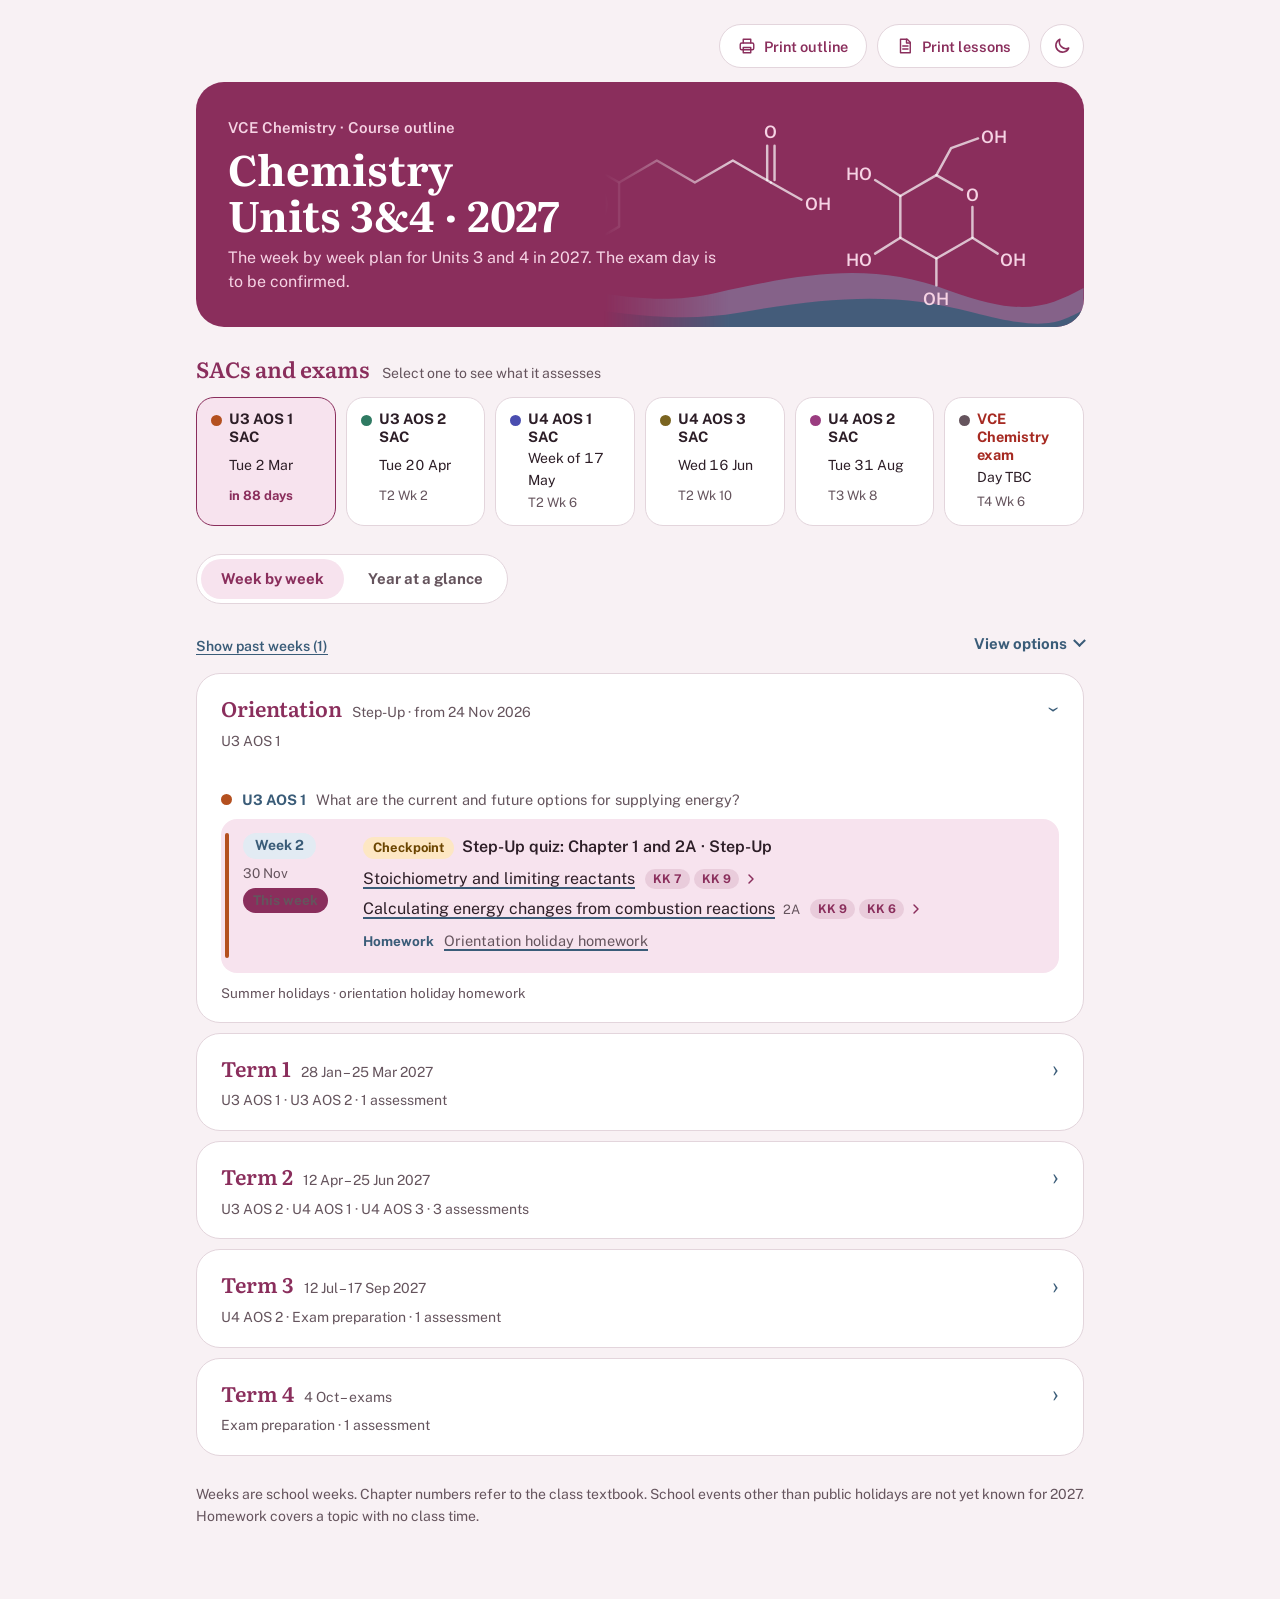
<file: index.html>
<!doctype html>
<html lang="en">
<head>
<meta charset="utf-8">
<meta name="viewport" content="width=device-width,initial-scale=1,viewport-fit=cover">
<meta name="robots" content="noindex">
<script>try{var t=localStorage.getItem("y12-theme");if(t==="dark"||t==="light")document.documentElement.setAttribute("data-theme",t)}catch(e){}</script>
<title>Chemistry U3&amp;4 Course Outline 2027</title>
<link rel="preconnect" href="https://fonts.googleapis.com">
<link rel="preconnect" href="https://fonts.gstatic.com" crossorigin>
<link rel="stylesheet" href="https://fonts.googleapis.com/css2?family=Literata:ital,opsz,wght@0,7..72,600;0,7..72,700;1,7..72,600&family=Public+Sans:wght@400;600;700&display=swap">
<style>
[hidden]:not([hidden=until-found i]){display:none!important}
:root{
  color-scheme:light;
  --bg:#F8F1F4; --surface:#FFFFFF; --ink:#2D1E27; --muted:#65545D; --faint:#65545D; --line:#E3D5DC;
  --rose:#8A2E5C; --rose-light:#F6D3E4; --tint:#F7E3EE; --track:#EBDDE4;
  --accent:#3A5C78; --accent-soft:#E2EBF3; --slate-mid:#7FA3C2;
  --a31:#B4501F; --a31-bg:#FBE9DD; --a32:#2F7A62; --a32-bg:#DDF0E9; --a41:#4A4DB0; --a41-bg:#E6E7F8; --a42:#9A3C80; --a42-bg:#F6E3F0; --a43:#7A6420; --a43-bg:#F1EAD3;
  --rev:#65545D; --rev-bg:#EFE6EA; --ori:#3A5C78; --ori-bg:#E2EBF3; --b23:#2F6B7A; --b23-bg:#DCEDF0;
  --sac:#8A2E5C; --sac-bg:#F7E3EE; --exam:#A62A22; --exam-bg:#FBE3E0;
  --band:#8A2E5C; --on-rose:#FFFFFF; --pop:0 10px 28px rgb(138 46 92/.14);
  --demo-bg:#FFF0B3; --demo-ink:#5E4700; --prac-bg:#DDF1E2; --prac-ink:#1B5E34; --chk-bg:#FDE7C3; --chk-ink:#6B4500;
  --display:"Literata",Georgia,"Times New Roman",serif;
  --body:"Public Sans",system-ui,-apple-system,"Segoe UI",sans-serif;
}
@media (prefers-color-scheme: dark){:root:not([data-theme="light"]){
  --bg:#1F1320; --surface:#2B1B2D; --ink:#F7ECF2; --muted:#CDB8C5; --faint:#CDB8C5; --line:#4A3350;
  --rose:#F28DBE; --rose-light:#F9C9DF; --tint:#4A2140; --track:#3E2A42; --band:#84275A; --on-rose:#2A1020;
  --accent:#9CC4E6; --accent-soft:#243A50; --slate-mid:#8DB8DC;
  --a31:#FF9A62; --a31-bg:#4A2E1E; --a32:#6FD3AE; --a32-bg:#1C3D33; --a41:#A2A6FF; --a41-bg:#2C2C55; --a42:#F09AD7; --a42-bg:#4A2140; --a43:#E2C66A; --a43-bg:#3F3518;
  --rev:#CDB8C5; --rev-bg:#3A2A3D; --ori:#9CC4E6; --ori-bg:#243A50; --b23:#7FD0DE; --b23-bg:#1D3A40;
  --sac:#F28DBE; --sac-bg:#4A2140; --exam:#FF8A80; --exam-bg:#4A1F24;
  --demo-bg:#4A3C10; --demo-ink:#FFE48A; --prac-bg:#173D27; --prac-ink:#9BE6B4; --chk-bg:#4A3312; --chk-ink:#FFCB80;
  --pop:0 10px 28px rgb(0 0 0/.45); color-scheme:dark;}}
:root[data-theme="dark"]{
  --bg:#1F1320; --surface:#2B1B2D; --ink:#F7ECF2; --muted:#CDB8C5; --faint:#CDB8C5; --line:#4A3350;
  --rose:#F28DBE; --rose-light:#F9C9DF; --tint:#4A2140; --track:#3E2A42; --band:#84275A; --on-rose:#2A1020;
  --accent:#9CC4E6; --accent-soft:#243A50; --slate-mid:#8DB8DC;
  --a31:#FF9A62; --a31-bg:#4A2E1E; --a32:#6FD3AE; --a32-bg:#1C3D33; --a41:#A2A6FF; --a41-bg:#2C2C55; --a42:#F09AD7; --a42-bg:#4A2140; --a43:#E2C66A; --a43-bg:#3F3518;
  --rev:#CDB8C5; --rev-bg:#3A2A3D; --ori:#9CC4E6; --ori-bg:#243A50; --b23:#7FD0DE; --b23-bg:#1D3A40;
  --sac:#F28DBE; --sac-bg:#4A2140; --exam:#FF8A80; --exam-bg:#4A1F24;
  --demo-bg:#4A3C10; --demo-ink:#FFE48A; --prac-bg:#173D27; --prac-ink:#9BE6B4; --chk-bg:#4A3312; --chk-ink:#FFCB80;
  --pop:0 10px 28px rgb(0 0 0/.45); color-scheme:dark;}

*{box-sizing:border-box}
html{background:var(--bg)}
body{margin:0;background:var(--bg);color:var(--ink);font-family:var(--body);font-size:16px;line-height:1.55}
img{max-width:100%}
.wrap{max-width:920px;margin:0 auto;padding-left:max(16px,env(safe-area-inset-left,0px));padding-right:max(16px,env(safe-area-inset-right,0px));padding-block:24px 72px;display:grid;gap:28px}
h1,h2{font-family:var(--display);font-weight:700;color:var(--rose);margin:0}
h1{font-size:clamp(30px,5vw,42px);line-height:1.1;margin:6px 0 0;text-wrap:balance}
h2{font-size:22px;font-weight:600;line-height:1.25}
a{color:var(--accent)}
:focus-visible{outline:2px solid var(--accent);outline-offset:2px}
section{display:grid;gap:14px}
.eyebrow{font-size:15px;font-weight:600;color:var(--muted)}
.lede{margin:8px 0 0;color:var(--muted);font-size:16px;max-width:62ch}
.ico{width:16px;height:16px;fill:none;stroke:currentColor;stroke-width:1.8;stroke-linecap:round;stroke-linejoin:round;vertical-align:-3px}
.sr{position:absolute;width:1px;height:1px;overflow:hidden;clip:rect(0 0 0 0);white-space:nowrap}
.sw{width:11px;height:11px;border-radius:50%;display:inline-block;flex:none}

header.banner{position:relative;overflow:hidden;isolation:isolate;border-radius:28px;padding:34px 32px 32px;color:#fff;background:var(--band)}
header.banner .art{position:absolute;top:0;right:0;height:100%;width:min(54%,520px);z-index:-1;-webkit-mask-image:linear-gradient(to right,transparent 0,#000 26%);mask-image:linear-gradient(to right,transparent 0,#000 26%)}
header.banner .eyebrow{color:var(--rose-light)}
header.banner h1{color:#fff;max-width:60%}
header.banner .lede{color:var(--rose-light);max-width:50ch}
@media (max-width:640px){header.banner{padding:26px 20px 24px;border-radius:24px}header.banner h1{max-width:none}header.banner .art{width:100%;opacity:.3}}

#sachead.stlab{display:flex;flex-wrap:wrap;gap:4px 12px;align-items:baseline}
#sachead.stlab span{font-family:var(--body);font-size:14px;font-weight:400;color:var(--muted)}
.sacstrip{display:grid;grid-template-columns:repeat(auto-fit,minmax(118px,1fr));gap:10px}
.sc{appearance:none;font:inherit;text-align:left;cursor:pointer;position:relative;background:var(--surface);border:1px solid var(--line);border-radius:18px;padding:12px 14px 12px 32px;display:grid;gap:2px;color:var(--ink)}
.sc::before{content:"";position:absolute;left:14px;top:17px;width:11px;height:11px;border-radius:50%;background:var(--c)}
.sc:hover{border-color:var(--muted)}
.sc .sct{font-weight:700;font-size:14.5px;line-height:1.25}
.sc .scd{font-variant-numeric:tabular-nums;font-size:14px}
.sc .scw{font-size:13px;color:var(--muted)}
.sc.exam .sct{color:var(--exam)}
.sc.nx{background:var(--tint);border-color:var(--rose)}
.sc.nx .scw{color:var(--rose);font-weight:700}
.sc.past{opacity:.55}
.sc[aria-expanded="true"]{outline:2px solid var(--rose);outline-offset:1px}
.sackk{background:var(--surface);border:1px solid var(--line);border-radius:22px;padding:16px 20px}
.sackk .kkhead{display:flex;flex-wrap:wrap;gap:4px 8px;align-items:center;font-size:14.5px;color:var(--muted);padding-bottom:8px}
.sackk .kkhead b{color:var(--ink);font-size:16px}
.sackk .kkx{margin-left:auto;appearance:none;border:1px solid var(--line);background:var(--surface);width:32px;height:32px;border-radius:50%;font-size:20px;line-height:1;color:var(--muted);cursor:pointer;padding:0}
.sackk .kkx:hover{border-color:var(--muted)}
.sackk .cov{padding:0;margin:0;background:none}

.vtabs{display:inline-flex;justify-self:start;gap:4px;background:var(--surface);border:1px solid var(--line);border-radius:999px;padding:4px}
.vtabs button{appearance:none;font:inherit;font-weight:700;font-size:15px;background:none;border:0;border-radius:999px;padding:8px 20px;color:var(--muted);cursor:pointer}
.vtabs button:hover{color:var(--ink)}
.vtabs button[aria-selected="true"]{background:var(--tint);color:var(--rose)}

.toolbar{display:flex;justify-content:space-between;align-items:center;gap:10px;flex-wrap:wrap}
.btn{appearance:none;font:inherit;font-size:14px;font-weight:700;border:1px solid var(--line);background:var(--surface);color:var(--ink);border-radius:999px;padding:7px 16px;cursor:pointer}
.btn:hover{border-color:var(--muted)}
.seg{display:inline-flex;border:1px solid var(--line);border-radius:999px;overflow:hidden;background:var(--surface);padding:3px;gap:2px}
.seg button{all:unset;cursor:pointer;padding:6px 16px;font-size:14px;font-weight:700;color:var(--muted);border-radius:999px}
.seg button[aria-pressed="true"]{background:var(--tint);color:var(--rose)}
.seg button:focus-visible{outline:2px solid var(--accent);outline-offset:1px}
.pastbtn,.freset{appearance:none;font:inherit;font-size:14px;font-weight:600;background:none;border:0;color:var(--accent);text-decoration:underline;text-underline-offset:3px;cursor:pointer;padding:4px 0;justify-self:start}
.filters{display:flex;flex-wrap:wrap;gap:8px;align-items:center}
.flab{font-size:14px;font-weight:700;color:var(--accent);margin-right:4px}
.fchip{appearance:none;font:inherit;font-size:14px;font-weight:600;display:inline-flex;gap:6px;align-items:center;padding:6px 14px;border-radius:999px;border:1px solid var(--line);background:var(--surface);color:var(--muted);cursor:pointer}
.fchip:hover{border-color:var(--muted)}
.fchip[aria-pressed="true"]{color:var(--rose);border-color:var(--rose);background:var(--tint)}
.fnote{margin:0;font-size:14.5px;color:var(--muted)}
.wkbar{display:flex;justify-content:space-between;align-items:flex-start;gap:10px;flex-wrap:wrap}
details.opts{margin-left:auto;font-size:15px}
.wkbar details.opts{position:relative}
.wkbar .optbody{position:absolute;right:0;z-index:5;min-width:290px;box-shadow:var(--pop)}
details.opts>summary{cursor:pointer;color:var(--accent);font-weight:700;list-style:none;text-align:right;display:inline-flex;align-items:center;gap:8px;justify-content:flex-end}
details.opts>summary::-webkit-details-marker{display:none}
details.opts>summary::after{content:"";width:7px;height:7px;border:solid currentColor;border-width:0 2px 2px 0;transform:rotate(45deg) translate(-2px,-2px);transition:transform .2s}
details.opts[open]>summary::after{transform:rotate(-135deg) translate(-2px,-2px)}
.optbody{margin-top:8px;background:var(--surface);border:1px solid var(--line);border-radius:22px;padding:16px;display:grid;gap:12px}
.optrow{display:flex;flex-wrap:wrap;gap:10px;align-items:center}
#panel-wk{display:grid;gap:12px}

details.term-d{background:var(--surface);border:1px solid var(--line);border-radius:24px}
details.term-d>summary{list-style:none;cursor:pointer;padding:18px 24px;display:grid;grid-template-columns:minmax(0,1fr) auto;gap:6px 12px;align-items:center;border-radius:24px}
details.term-d>summary::-webkit-details-marker{display:none}
summary .tn{font-family:var(--display);font-size:21px;font-weight:600;color:var(--rose)}
summary .tn small{font-family:var(--body);font-size:14px;font-weight:400;color:var(--muted);margin-left:10px}
summary .ts{grid-column:1/-1;font-size:14px;color:var(--muted);display:flex;flex-wrap:wrap;gap:4px 10px;align-items:center}
summary .chev{font-size:24px;line-height:1;color:var(--accent);transition:transform .2s}
details[open]>summary .chev{transform:rotate(90deg)}
.nowtag{font-size:12.5px;font-weight:700;color:var(--on-rose);background:var(--rose);border-radius:999px;padding:2px 10px;margin-left:8px}
.pill{display:inline-block;font-size:13px;padding:2px 10px;border-radius:999px;background:var(--rev-bg);color:var(--rev);font-weight:600}
.pill.a31{background:var(--a31-bg);color:var(--a31)} .pill.a32{background:var(--a32-bg);color:var(--a32)} .pill.a41{background:var(--a41-bg);color:var(--a41)} .pill.a42{background:var(--a42-bg);color:var(--a42)} .pill.a43{background:var(--a43-bg);color:var(--a43)}
.pill.ori{background:var(--ori-bg);color:var(--ori)} .pill.b23{background:var(--b23-bg);color:var(--b23)} .pill.rev{background:var(--rev-bg);color:var(--rev)}
.tbody{padding:0 24px 16px;display:grid}
.terms-wrap.hidepast .wk.past,.terms-wrap.hidepast .aosb.past,.terms-wrap.hidepast details.term-d.past{display:none}
.aosb{display:flex;align-items:center;gap:10px;padding:18px 0 8px;font-size:14.5px;color:var(--muted)}
.aosb .sw{align-self:center}
.aosb b{color:var(--accent);font-weight:700;white-space:nowrap}
.wk{position:relative;display:grid;grid-template-columns:104px minmax(0,1fr);gap:16px;padding:14px 8px 14px 22px;border-bottom:1px solid var(--line);scroll-margin-top:16px}
.wk::before{content:"";position:absolute;left:4px;top:14px;bottom:14px;width:4px;border-radius:4px;background:var(--c,var(--rev))}
.wk:last-child{border-bottom:0}
.wk.now{background:var(--tint);border-bottom-color:transparent;border-radius:16px}
.wk.flash{outline:2px solid var(--rose);outline-offset:-2px}
.wk .when{display:flex;flex-direction:column;align-items:flex-start;gap:4px}
.wk .when b{display:inline-block;font-weight:700;font-size:14px;color:var(--accent);background:var(--accent-soft);border-radius:999px;padding:2px 12px}
.wk .when span{font-size:13.5px;color:var(--muted)}
.wk .when .nowtag{margin:0}
.items{list-style:none;margin:0;padding:0;display:grid;gap:5px}
.items li{display:flex;gap:0;align-items:flex-start;flex-wrap:wrap}
.items li.p .lbl,.items li.d .lbl{font-weight:600;color:var(--ink)}
.items li.h .lbl,.items li.r .lbl,.items li.rline .lbl{color:var(--muted)}
.items .lbl a{color:inherit;text-decoration:underline;text-decoration-color:var(--accent);text-decoration-thickness:1.5px;text-underline-offset:3px}
.items .lbl a:hover{color:var(--accent)}
.items .cc{font-size:13px;color:var(--muted);margin-left:8px;white-space:nowrap}
.items li.as{background:var(--sac-bg);border-radius:14px;padding:6px 10px;margin:0 -10px}
.items li.as.exam{background:var(--exam-bg)}
.items li.as.ox{background:none;padding:2px 0;margin:0}
.items li.as .lbl{font-weight:700;color:var(--rose)}
.items li.as.exam .lbl{color:var(--exam)}
.items li.as.ox .lbl{font-weight:600;color:var(--ink)}
.items li .o{display:block;font-weight:400;font-size:14px;color:var(--muted)}
.astag{display:inline-block;font-size:13px;font-weight:700;margin-right:8px;padding:1px 10px;border-radius:999px;background:var(--surface);color:var(--rose)}
.as.exam .astag{color:var(--exam)}
.as.ox .astag{background:var(--chk-bg);color:var(--chk-ink)}
.items details summary{cursor:pointer;list-style:none}
.items details summary::-webkit-details-marker{display:none}
.items details summary .more{font-size:13.5px;font-weight:600;color:var(--accent);margin-left:8px;white-space:nowrap;text-decoration:underline;text-underline-offset:3px}
.items details ul{margin:8px 0 2px;padding-left:20px;font-size:14.5px;color:var(--ink);display:grid;gap:5px}
.items details ul sub,.items details ul sup{font-size:.75em}
.hwlab{margin:8px 0 2px;font-size:13.5px;font-weight:700;color:var(--accent)}
.hwline{display:flex;gap:10px;align-items:baseline;margin-top:8px;font-size:14.5px;color:var(--muted)}
.hwlab2{font-size:13.5px;font-weight:700;color:var(--accent);flex:none}
.hwitems{gap:2px}
.hwitems li{color:var(--muted)}
.empty{color:var(--muted);font-style:italic}
.ev{font-size:13.5px;color:var(--muted);margin-top:6px}
.hol{font-size:13.5px;color:var(--muted);padding:10px 0 2px}

.tag{display:inline-flex;align-items:center;gap:5px;font-size:13px;font-weight:700;line-height:1;padding:4px 10px 4px 7px;border-radius:999px;margin-right:8px;vertical-align:1px;white-space:nowrap}
.tag .ico{width:15px;height:15px;vertical-align:0}
.tag.d{background:var(--demo-bg);color:var(--demo-ink)}
.tag.p{background:var(--prac-bg);color:var(--prac-ink)}

.cov{padding:4px 0 14px;display:grid;gap:10px;font-size:15px}
.cov .lead{font-weight:700;color:var(--rose)}
.cov .stmt{color:var(--muted);margin:0;max-width:65ch}
.cov h4{margin:6px 0 0;font-size:14.5px;font-weight:700;color:var(--accent)}
.cov ul{margin:0;padding-left:20px;display:grid;gap:6px;max-width:72ch}
.cov ul ul{margin-top:5px;list-style:circle}
.cov li{border:0;padding:0;display:list-item;line-height:1.5}
.cov .q{margin:0;font-family:var(--display);font-style:italic}
.cov .src{margin:4px 0 0;font-size:13px;color:var(--muted)}
.cov sub,.cov sup{line-height:0}

#panel-yr .toolbar h2{color:var(--rose)}
.pacebox{background:var(--surface);border:1px solid var(--line);border-radius:24px;overflow:hidden}
.phead,.prow{display:grid;grid-template-columns:minmax(0,1.5fr) minmax(0,1fr) minmax(0,1fr);gap:4px 16px;align-items:baseline}
.phead{padding:12px 22px;font-size:14px;font-weight:700;color:var(--accent);background:var(--accent-soft)}
.pacelist{list-style:none;margin:0;padding:0}
.pacelist>li{border-top:1px solid var(--line)}
.prow{padding:14px 22px}
.pacelist>li.now .prow{background:var(--tint)}
.pname{display:flex;flex-direction:column;gap:2px;min-width:0}
.tog{all:unset;cursor:pointer;font-weight:700;display:inline-flex;align-items:center;gap:10px}
.tog:focus-visible{outline:2px solid var(--accent);outline-offset:2px;border-radius:6px}
.tog .chev{color:var(--accent);font-size:20px;line-height:1;transition:transform .15s}
.tog[aria-expanded="true"] .chev{transform:rotate(90deg)}
.pch,.pnote{font-size:14px;color:var(--muted);padding-left:21px}
.pwhen{font-variant-numeric:tabular-nums;min-width:0}
.pwhen a{color:inherit;text-decoration:underline;text-decoration-color:var(--accent);text-underline-offset:3px}
.pwhen .wks{color:var(--muted)}
.pwhen .pnote{display:block;padding-left:0}
.psac{font-variant-numeric:tabular-nums;min-width:0}
.psac .none{color:var(--muted)}
.pacelist>li.soon .psac b{color:var(--rose)}
.pacelist .cov{margin:0 22px 16px}
@media (max-width:640px){.phead{display:none}.prow{grid-template-columns:1fr;gap:4px}.pwhen,.psac{padding-left:21px;font-size:15px}}
.calbox{overflow-x:auto;background:var(--surface);border:1px solid var(--line);border-radius:24px;padding:14px 0}
.cal{display:grid;grid-template-columns:170px repeat(var(--cols),minmax(16px,1fr));min-width:calc(170px + var(--cols)*16px);row-gap:6px;position:relative;padding-right:14px}
.cal .lab{position:sticky;left:0;z-index:2;background:var(--surface);padding:0 10px 0 16px;font-size:13.5px;font-weight:700;display:flex;align-items:center;gap:8px;min-height:30px;line-height:1.2}
.cal .th{font-size:13px;font-weight:700;color:var(--accent);border-left:2px solid var(--line);padding:0 6px;white-space:nowrap;overflow:hidden}
.cal .wn{font-size:10.5px;color:var(--muted);text-align:center;border-left:1px solid var(--line)}
.cal .wn.ts{border-left:2px solid var(--line)}
.cal .wn.now{color:var(--rose);font-weight:700}
.cal .gl{border-left:1px solid var(--track);min-height:30px}
.cal .gl.ts{border-left:2px solid var(--line)}
.cal .gl.now{background:var(--tint)}
.cal .bar{align-self:center;height:22px;border-radius:999px;margin:0 1px;cursor:pointer;position:relative;z-index:1;border:0;padding:0}
.cal .bar:focus-visible{outline:2px solid var(--accent);outline-offset:2px}
.cal .mk{align-self:center;justify-self:center;width:13px;height:13px;transform:rotate(45deg);border-radius:3px;background:var(--sac);z-index:3;box-shadow:0 0 0 2px var(--surface)}
.cal .mk.exam{background:var(--exam)}
.cal .mk.ox{background:var(--surface);border:2px solid var(--muted);width:11px;height:11px}
.calkey{display:flex;flex-wrap:wrap;gap:6px 16px;font-size:14px;color:var(--muted);margin-top:8px}
.calkey i{display:inline-block;width:11px;height:11px;transform:rotate(45deg);border-radius:3px;margin-right:6px;vertical-align:-1px}

footer{font-size:14px;color:var(--muted);display:grid;gap:4px}
@media (max-width:640px){
  .wk{grid-template-columns:1fr;gap:6px}
  .wk .when{flex-direction:row;gap:10px;align-items:center;flex-wrap:wrap}
  .wkbar .optbody{min-width:0;width:min(290px,calc(100vw - 32px))}
  details.term-d>summary{padding:16px 18px}
  .tbody{padding:0 16px 14px}
  .sacstrip{grid-template-columns:repeat(2,minmax(0,1fr))}
  .hwline{flex-direction:column;gap:2px}
  details.opts{justify-self:stretch}
}
@media (prefers-reduced-motion:reduce){summary .chev,.tog .chev,details.opts>summary::after{transition:none}}
.toprow{display:flex;justify-content:flex-end;gap:10px;flex-wrap:wrap;margin-bottom:-14px}
.pbtn{appearance:none;display:inline-flex;align-items:center;gap:8px;min-height:44px;padding:0 18px;border-radius:999px;border:1px solid var(--line);background:var(--surface);color:var(--rose);font:600 14.5px var(--body);text-decoration:none;cursor:pointer}
.pbtn:hover{border-color:var(--muted)}
.pbtn svg{width:18px;height:18px;fill:none;stroke:currentColor;stroke-width:1.9;stroke-linecap:round;stroke-linejoin:round}
@media print{
  @page{size:A4;margin:12mm}
  :root{--bg:#fff;--surface:#fff;--ink:#1F1A1D;--muted:#5B4E55;--line:#D9CCD3;--tint:#fff;--accent-soft:#fff;--sac-bg:#fff;--exam-bg:#fff}
  html,body{background:#fff!important}
  body{font-size:10pt}
  .wrap{max-width:none!important;padding:0!important;gap:10px!important}
  .toprow,.vtabs,.wkbar,.fnote,.sackk,#calbox,#calkey,.seg,.pastbtn,.chev,.stlab span,.items details summary .more{display:none!important}
  .banner{background:none!important;color:var(--ink)!important;padding:0 0 6px!important;border-bottom:2px solid var(--rose);border-radius:0!important;min-height:0!important}
  .banner .art{display:none!important}
  .banner h1{color:var(--rose)!important;font-size:20pt!important}
  .banner .eyebrow,.banner .lede{color:var(--muted)!important}
  .sacstrip{gap:6px!important}
  .sacstrip .sc{border:1px solid var(--line)!important;background:#fff!important;padding:6px 8px!important}
  #panel-yr{display:grid!important;break-after:page}
  #panel-yr .toolbar,#paceLede{display:none!important}
  #panel-yr::before{content:"Pacing and SACs";font-family:var(--display);font-size:14pt;font-weight:600;color:var(--rose)}
  #pacebox{display:block!important}
  .pacelist .cov,.pacelist [id^="kk"]{display:none!important}
  #panel-wk{display:grid!important}
  details.term-d{border:0!important;border-radius:0!important;break-before:auto}
  details.term-d>summary{padding:8px 0 4px!important;border-bottom:1px solid var(--rose);border-radius:0!important;break-after:avoid}
  .tbody{padding:0!important}
  .wk{break-inside:avoid;padding:6px 4px 6px 14px!important;grid-template-columns:80px minmax(0,1fr)!important}
  .wk.now{background:none!important}
  .nowtag{display:none!important}
  .aosb{break-after:avoid;padding:10px 0 4px!important}
  #terms .wk[hidden]{display:grid!important}
  #terms li[hidden]{display:flex!important}
  #terms .aosb[hidden]{display:flex!important}
  #terms details.term-d[hidden],#terms .hol[hidden]{display:block!important}
  .items li.as{background:none!important;border:1px solid var(--line);padding:3px 8px!important;margin:0!important}
  .items .lbl a{text-decoration:none!important}
  .tag{border:1px solid currentColor;background:none!important}
  footer{margin-top:8px;font-size:8.5pt}
}
.themebtn{appearance:none;width:44px;height:44px;border-radius:50%;border:1px solid var(--line);background:var(--surface);color:var(--rose);display:grid;place-items:center;cursor:pointer;padding:0}
.themebtn:hover{border-color:var(--muted)}
.themebtn svg{width:20px;height:20px;fill:none;stroke:currentColor;stroke-width:1.9;stroke-linecap:round;stroke-linejoin:round}
.kkcs{display:inline-flex;flex-wrap:wrap;align-items:center;gap:4px;margin-left:10px;vertical-align:1px}
.kkc{font-size:12px;font-weight:700;line-height:1;padding:4px 8px;border-radius:999px;background:color-mix(in srgb,var(--rose) 13%,transparent);color:var(--rose);white-space:nowrap}
.kkchev{width:16px;height:16px;fill:none;stroke:var(--rose);stroke-width:2.2;stroke-linecap:round;stroke-linejoin:round;transition:transform .15s}
details.dp[open] .kkchev{transform:rotate(90deg)}
details.dp>summary:hover .kkc{background:color-mix(in srgb,var(--rose) 22%,transparent)}
.items details ul.kkl{list-style:none;padding-left:0;margin:6px 0 4px;gap:8px}
.kkl>li{display:grid;grid-template-columns:auto minmax(0,1fr);gap:10px;align-items:start;font-weight:400}
.kkl>li ul{margin:4px 0 0;padding-left:18px;gap:3px}
.kkn{font-size:12px;font-weight:700;line-height:1;padding:4px 8px;border-radius:999px;background:var(--rose);color:var(--surface);white-space:nowrap;margin-top:2px}
@media (prefers-reduced-motion:reduce){.kkchev{transition:none}}
@media print{.kkchev{display:none!important}}
</style>
<link rel="icon" type="image/svg+xml" href="favicon.svg"><link rel="icon" type="image/png" sizes="32x32" href="favicon-32.png"><link rel="apple-touch-icon" href="apple-touch-icon.png"></head>
<body>
<div class="wrap">
  <div class="toprow"><button class="pbtn" id="printOutline" type="button"><svg viewBox="0 0 24 24" aria-hidden="true"><path d="M7 8V3h10v5"/><rect x="3" y="8" width="18" height="9" rx="2"/><path d="M7 14h10v7H7z"/></svg>Print outline</button><a class="pbtn" href="print.html"><svg viewBox="0 0 24 24" aria-hidden="true"><path d="M6 3h9l4 4v14H6z"/><path d="M14 3v5h5M9 12h7M9 16h7"/></svg>Print lessons</a><button class="themebtn" id="themeBtn" type="button" aria-label="Switch to dark mode"></button></div>
  <header class="banner">
    <svg class="art" viewBox="0 0 500 200" preserveAspectRatio="xMaxYMid slice" aria-hidden="true" focusable="false">
      <g fill="none" stroke="rgba(255,255,255,.7)" stroke-width="2" stroke-linecap="round" stroke-linejoin="round">
        <polygon points="121.2,82 121.2,118 90,136 58.8,118 58.8,82 90,64"/>
        <circle cx="90" cy="100" r="21"/>
        <polyline points="121.2,82 152,64 183,82 214,64 245,82"/>
        <line x1="242" y1="80" x2="242" y2="52"/><line x1="248" y1="80" x2="248" y2="52"/>
        <line x1="245" y1="82" x2="270" y2="96"/>
        <polyline points="401,88 380,76 350.6,93 350.6,127 380,144 409.4,127 409.4,102"/>
        <polyline points="380,76 392,54 414,46"/>
        <line x1="350.6" y1="127" x2="330" y2="140"/>
        <line x1="380" y1="144" x2="380" y2="166"/>
        <line x1="409.4" y1="127" x2="430" y2="140"/>
        <line x1="350.6" y1="93" x2="330" y2="80"/>
      </g>
      <path d="M0 200V172C70 150 120 190 200 172S330 148 390 170 470 184 500 168V200Z" fill="#7FA3C2" opacity=".45"/>
      <path d="M0 200V186C80 172 140 202 220 188S350 172 410 188 480 196 500 186V200Z" fill="#3A5C78" opacity=".85"/>
      <g font-family="Public Sans,system-ui,sans-serif" font-size="14" font-weight="600">
        <text x="245" y="46" text-anchor="middle" fill="#F6D3E4">O</text>
        <text x="273" y="104" fill="#F6D3E4">OH</text>
        <text x="409.4" y="97" text-anchor="middle" fill="#F6D3E4">O</text>
        <text x="416" y="50" fill="#F6D3E4">OH</text>
        <text x="306" y="150" fill="#F6D3E4">HO</text>
        <text x="380" y="182" text-anchor="middle" fill="#F6D3E4">OH</text>
        <text x="432" y="150" fill="#F6D3E4">OH</text>
        <text x="306" y="80" fill="#F6D3E4">HO</text>
      </g>
    </svg>
    <div class="eyebrow">VCE Chemistry · Course outline</div>
    <h1>Chemistry Units 3&amp;4 · 2027</h1>
    <p class="lede">The week by week plan for Units 3 and 4 in 2027. The exam day is to be confirmed.</p>
  </header>

  <section aria-labelledby="sachead">
    <h2 id="sachead" class="stlab">SACs and exams <span>Select one to see what it assesses</span></h2>
    <div class="sacstrip" id="sacstrip"></div>
    <div class="sackk" id="sackk" hidden></div>
  </section>

  <div class="vtabs" role="tablist" aria-label="View">
    <button type="button" role="tab" id="vt-wk" data-tab="wk" aria-selected="true">Week by week</button>
    <button type="button" role="tab" id="vt-yr" data-tab="yr" aria-selected="false">Year at a glance</button>
  </div>

  <section id="panel-yr" hidden>
    <div class="toolbar"><h2>Pacing and SACs</h2><div class="seg" role="group" aria-label="View"><button type="button" data-view="list" aria-pressed="true">List</button><button type="button" data-view="cal" aria-pressed="false">Calendar</button></div></div>
    <p class="lede" id="paceLede">Select an area of study to see its key knowledge. Each SAC assesses all of it.</p>
    <div class="calbox" id="calbox" hidden><div class="cal" id="cal"></div></div>
    <div class="calkey" id="calkey" hidden><span><i style="background:var(--sac)"></i>SAC</span><span><i style="background:var(--exam)"></i>Exam (day TBC)</span><span>Select a bar to open its first week</span></div>
    <div class="pacebox" id="pacebox"><div class="phead" aria-hidden="true"><span>Area of study</span><span>When</span><span>Assessed</span></div><ul class="pacelist" id="pace"></ul></div>
  </section>

  <section id="panel-wk">
    <div class="wkbar"><button class="pastbtn" id="pastBtn" type="button" hidden></button><details class="opts"><summary>View options</summary><div class="optbody">
    <div class="optrow"><button class="btn" id="toggleAll" type="button">Open all terms</button></div>
    <div class="filters" role="group" aria-label="Show only">
      <span class="flab">Show only</span>
      <button class="fchip" data-f="p" aria-pressed="false" type="button">Practicals and demos</button>
      <button class="fchip sac" data-f="sac" aria-pressed="false" type="button">SACs and exams</button>
      <button class="fchip" data-f="h" aria-pressed="false" type="button">Homework</button>
      <button class="freset" id="freset" type="button" hidden>Show everything</button>
    </div></div></details></div>
    <p class="fnote" id="fnote" hidden></p>
    <div id="terms" style="display:grid;gap:10px"></div>
  </section>

  <footer>
    <span>Weeks are school weeks. Chapter numbers refer to the class textbook. School events other than public holidays are not yet known for 2027. Homework covers a topic with no class time.</span>
  </footer>
</div>

<script>
(function(){
const TERMS=[{"name": "Orientation", "start": "2026-11-23", "range": "Step-Up \u00b7 from 24 Nov 2026", "after": "Summer holidays \u00b7 orientation holiday homework", "weeks": [{"n": 1, "aos": "a31", "items": [{"c": "Ori", "t": "Green chemistry principles and SDGs", "k": "t", "u": "orientation/green-chemistry-sdgs.html", "dp": ["a31-19", "a32-9", "a41-7"]}, {"c": "1A", "t": "Fossil fuels", "k": "t", "u": "orientation/period-2.html", "dp": ["a31-1"]}, {"c": "1B", "t": "Biofuels", "k": "t", "u": "orientation/period-2.html", "dp": ["a31-1", "a31-5"]}, {"c": "1C", "t": "Fuel for the body", "k": "t", "u": "orientation/period-3.html", "dp": ["a31-2", "a31-3", "a31-4"]}, {"c": "1D", "t": "Enthalpy changes and combustion reactions", "k": "t", "u": "orientation/period-4.html", "dp": ["a31-6", "a31-8"]}], "ev": ["No classes (Mon 23 Nov)", "Step-Up starts (Tue 24 Nov)"], "as": []}, {"n": 2, "aos": "a31", "items": [{"c": "Ori", "t": "Stoichiometry and limiting reactants", "k": "t", "u": "orientation/stoichiometry.html", "dp": ["a31-7", "a31-9"]}, {"c": "2A", "t": "Calculating energy changes from combustion reactions", "k": "t", "u": "orientation/2a-practice.html", "dp": ["a31-9", "a31-6"]}, {"c": "HW", "t": "Orientation holiday homework", "k": "h", "u": "orientation/holiday-homework.html"}], "ev": [], "as": [{"t": "Step-Up quiz: Chapter 1 and 2A", "d": "Step-Up", "check": true, "aos": "a31"}]}]}, {"name": "Term 1", "start": "2027-01-25", "range": "28 Jan \u2013 25 Mar 2027", "after": "Term 1 holidays \u00b7 holiday homework", "weeks": [{"n": 1, "aos": "a31", "items": [{"c": "2B", "t": "Calculating energy changes using water", "k": "t", "u": "https://eduvic.sharepoint.com/:f:/r/sites/202712CHESWSC/Class%20Materials/1%20U3%20AOS1%20Energy/2B%20Calculating%20energy%20changes%20using%20water", "dp": ["a31-10"]}, {"c": "2C", "t": "Energy from fuels and food", "k": "t", "u": "https://eduvic.sharepoint.com/:f:/r/sites/202712CHESWSC/Class%20Materials/1%20U3%20AOS1%20Energy/2C%20Energy%20from%20fuels%20and%20food", "dp": ["a31-12", "a31-2"]}], "ev": ["Australia Day (Tue 26 Jan)", "Students start (Thu 28 Jan)"], "as": [{"t": "Holiday homework retrieval quiz", "d": "Thu 28 Jan", "check": true, "aos": "a31"}]}, {"n": 2, "aos": "a31", "items": [{"c": "2B", "t": "Calorimetry: finding a calibration factor", "k": "p", "u": "https://eduvic.sharepoint.com/:f:/r/sites/202712CHESWSC/Class%20Materials/1%20U3%20AOS1%20Energy/2B%20Prac%20Calorimetry%20and%20calibration%20factor", "dp": ["a31-11"]}, {"c": "3A", "t": "Redox reactions", "k": "t", "u": "https://eduvic.sharepoint.com/:f:/r/sites/202712CHESWSC/Class%20Materials/1%20U3%20AOS1%20Energy/3A%20Redox%20reactions", "dp": ["a31-13"]}, {"c": "3B", "t": "Writing redox equations", "k": "t", "u": "https://eduvic.sharepoint.com/:f:/r/sites/202712CHESWSC/Class%20Materials/1%20U3%20AOS1%20Energy/3B%20Writing%20redox%20equations", "dp": ["a31-14"]}, {"c": "3C", "t": "Primary galvanic cells", "k": "t", "u": "https://eduvic.sharepoint.com/:f:/r/sites/202712CHESWSC/Class%20Materials/1%20U3%20AOS1%20Energy/3C%20Primary%20galvanic%20cells", "dp": ["a31-15"]}], "ev": [], "as": []}, {"n": 3, "aos": "a31", "items": [{"c": "3D", "t": "Designing galvanic cells", "k": "t", "u": "https://eduvic.sharepoint.com/:f:/r/sites/202712CHESWSC/Class%20Materials/1%20U3%20AOS1%20Energy/3D%20Designing%20galvanic%20cells", "dp": ["a31-16"]}, {"c": "3C", "t": "How can half-cells turn chemical energy into electrical energy?", "k": "p", "u": "https://eduvic.sharepoint.com/:f:/r/sites/202712CHESWSC/Class%20Materials/1%20U3%20AOS1%20Energy/3C%20Prac%20Half-cells", "dp": ["a31-15", "a31-16"]}, {"c": "3E", "t": "Fuel cells", "k": "t", "u": "https://eduvic.sharepoint.com/:f:/r/sites/202712CHESWSC/Class%20Materials/1%20U3%20AOS1%20Energy/3E%20Fuel%20cells", "dp": ["a31-17"]}], "ev": [], "as": []}, {"n": 4, "aos": "a31", "items": [{"c": "3F", "t": "Faraday's law in galvanic and fuel cells", "k": "t", "u": "https://eduvic.sharepoint.com/:f:/r/sites/202712CHESWSC/Class%20Materials/1%20U3%20AOS1%20Energy/3F%20Faraday%27s%20law%20in%20galvanic%20and%20fuel%20cells", "dp": ["a31-18"]}, {"c": "4B", "t": "Catalysts", "k": "t", "u": "https://eduvic.sharepoint.com/:f:/r/sites/202712CHESWSC/Class%20Materials/2%20U3%20AOS2%20Rate%20and%20yield/4B%20Catalysts", "dp": ["a32-2"]}, {"c": "4A", "t": "Factors affecting the rate of a chemical reaction", "k": "t", "u": "https://eduvic.sharepoint.com/:f:/r/sites/202712CHESWSC/Class%20Materials/2%20U3%20AOS2%20Rate%20and%20yield/4A%20Factors%20affecting%20the%20rate%20of%20a%20chemical%20reaction", "dp": ["a32-1"]}, {"c": "4B.1", "t": "Which factor has the greatest impact on the rate of a reaction?", "k": "p", "u": "https://eduvic.sharepoint.com/:f:/r/sites/202712CHESWSC/Class%20Materials/2%20U3%20AOS2%20Rate%20and%20yield/4B.1%20Prac%20Factors%20affecting%20reaction%20rate", "dp": ["a32-1"]}, {"c": "3G", "t": "Fuel cell challenges and innovations", "k": "h", "u": "https://eduvic.sharepoint.com/:f:/r/sites/202712CHESWSC/Class%20Materials/1%20U3%20AOS1%20Energy/3G%20Fuel%20cell%20challenges%20and%20innovations%20%28HW%29"}], "ev": [], "as": []}, {"n": 5, "aos": "a31", "items": [{"c": "4B.1", "t": "Which factor has the greatest impact on the rate of a reaction?", "k": "p", "u": "https://eduvic.sharepoint.com/:f:/r/sites/202712CHESWSC/Class%20Materials/2%20U3%20AOS2%20Rate%20and%20yield/4B.1%20Prac%20Factors%20affecting%20reaction%20rate", "dp": ["a32-1"]}, {"c": "Rev", "t": "U3 AOS 1 revision", "k": "r", "u": "https://eduvic.sharepoint.com/:f:/r/sites/202712CHESWSC/Class%20Materials/1%20U3%20AOS1%20Energy/Revision", "dp": ["ALL:a31"]}], "ev": [], "as": [{"t": "U3 AOS 1 checkpoint", "d": "Tue 23 Feb", "check": true, "aos": "a31"}]}, {"n": 6, "aos": "a32", "items": [{"c": "5A", "t": "Equilibrium reactions", "k": "t", "u": "https://eduvic.sharepoint.com/:f:/r/sites/202712CHESWSC/Class%20Materials/2%20U3%20AOS2%20Rate%20and%20yield/5A%20Equilibrium%20reactions", "dp": ["a32-3", "a32-4"]}, {"c": "Demo", "t": "Equilibrium reactions demonstration", "k": "d", "u": "https://eduvic.sharepoint.com/:f:/r/sites/202712CHESWSC/Class%20Materials/2%20U3%20AOS2%20Rate%20and%20yield/5A%20Demo%20Equilibrium%20reactions", "dp": ["a32-4", "a32-5"]}, {"c": "5B", "t": "Calculating equilibrium constants", "k": "t", "u": "https://eduvic.sharepoint.com/:f:/r/sites/202712CHESWSC/Class%20Materials/2%20U3%20AOS2%20Rate%20and%20yield/5B%20Calculating%20equilibrium%20constants", "dp": ["a32-7", "a32-8"]}, {"c": "5C", "t": "Changes to equilibrium", "k": "t", "u": "https://eduvic.sharepoint.com/:f:/r/sites/202712CHESWSC/Class%20Materials/2%20U3%20AOS2%20Rate%20and%20yield/5C%20Changes%20to%20equilibrium", "dp": ["a32-5", "a32-6"]}], "ev": [], "as": [{"t": "U3 AOS 1 SAC", "d": "Tue 2 Mar", "iso": "2027-03-02", "aos": "a31", "o": "Problem-solving with calculations in real-world fuel contexts"}]}, {"n": 7, "aos": "a32", "items": [{"c": "5C", "t": "Changes to equilibrium", "k": "t", "u": "https://eduvic.sharepoint.com/:f:/r/sites/202712CHESWSC/Class%20Materials/2%20U3%20AOS2%20Rate%20and%20yield/5C%20Changes%20to%20equilibrium", "dp": ["a32-5", "a32-6"]}, {"c": "5C", "t": "Effect of concentration changes on equilibrium yields", "k": "p", "u": "https://eduvic.sharepoint.com/:f:/r/sites/202712CHESWSC/Class%20Materials/2%20U3%20AOS2%20Rate%20and%20yield/5C%20Prac%20Concentration%20changes%20and%20equilibrium%20yields", "dp": ["a32-5"]}], "ev": ["Labour Day (Mon 8 Mar)"], "as": []}, {"n": 8, "aos": "a32", "items": [{"c": "5D", "t": "Compromise equilibrium", "k": "t", "u": "https://eduvic.sharepoint.com/:f:/r/sites/202712CHESWSC/Class%20Materials/2%20U3%20AOS2%20Rate%20and%20yield/5D%20Compromise%20equilibrium", "dp": ["a32-9", "a32-6"]}, {"c": "6A", "t": "Electrolytic reactions", "k": "t", "u": "https://eduvic.sharepoint.com/:f:/r/sites/202712CHESWSC/Class%20Materials/2%20U3%20AOS2%20Rate%20and%20yield/6A%20Electrolytic%20reactions", "dp": ["a32-10"]}, {"c": "6B", "t": "Electrolytic cells", "k": "t", "u": "https://eduvic.sharepoint.com/:f:/r/sites/202712CHESWSC/Class%20Materials/2%20U3%20AOS2%20Rate%20and%20yield/6B%20Electrolytic%20cells", "dp": ["a32-11"]}], "ev": [], "as": []}, {"n": 9, "aos": "a32", "items": [{"c": "6C", "t": "Secondary cells", "k": "t", "u": "https://eduvic.sharepoint.com/:f:/r/sites/202712CHESWSC/Class%20Materials/2%20U3%20AOS2%20Rate%20and%20yield/6C%20Secondary%20cells", "dp": ["a32-12"]}, {"c": "6D", "t": "Designing cells to produce green hydrogen", "k": "t", "u": "https://eduvic.sharepoint.com/:f:/r/sites/202712CHESWSC/Class%20Materials/2%20U3%20AOS2%20Rate%20and%20yield/6D%20Designing%20cells%20to%20produce%20green%20hydrogen", "dp": ["a32-13"]}, {"c": "6E", "t": "Faraday's law in electrolytic cells", "k": "t", "u": "https://eduvic.sharepoint.com/:f:/r/sites/202712CHESWSC/Class%20Materials/2%20U3%20AOS2%20Rate%20and%20yield/6E%20Faraday%27s%20law%20in%20electrolytic%20cells", "dp": ["a32-14"]}, {"c": "Rev", "t": "U3 AOS 2 revision", "k": "r", "u": "https://eduvic.sharepoint.com/:f:/r/sites/202712CHESWSC/Class%20Materials/2%20U3%20AOS2%20Rate%20and%20yield/Revision", "dp": ["ALL:a32"]}], "ev": ["Last day of term (Thu 25 Mar)", "Good Friday (26 Mar)"], "as": []}]}, {"name": "Term 2", "start": "2027-04-12", "range": "12 Apr \u2013 25 Jun 2027", "after": "Term 2 holidays", "weeks": [{"n": 1, "aos": "a32", "items": [{"c": "Rev", "t": "U3 AOS 2 revision", "k": "r", "u": "https://eduvic.sharepoint.com/:f:/r/sites/202712CHESWSC/Class%20Materials/2%20U3%20AOS2%20Rate%20and%20yield/Revision", "dp": ["ALL:a32"]}], "ev": [], "as": [{"t": "U3 AOS 2 checkpoint", "d": "Wed 14 Apr", "check": true, "aos": "a32"}]}, {"n": 2, "aos": "a41", "items": [{"c": "7A", "t": "Structures of organic compounds", "k": "t", "u": "https://eduvic.sharepoint.com/:f:/r/sites/202712CHESWSC/Class%20Materials/3%20U4%20AOS1%20Organic%20compounds/7A%20Structures%20of%20organic%20compounds", "dp": ["a41-1", "a41-2"]}, {"c": "7B", "t": "Naming and properties of organic compounds", "k": "t", "u": "https://eduvic.sharepoint.com/:f:/r/sites/202712CHESWSC/Class%20Materials/3%20U4%20AOS1%20Organic%20compounds/7B%20Naming%20and%20properties%20of%20organic%20compounds", "dp": ["a41-3", "a41-4"]}], "ev": [], "as": [{"t": "U3 AOS 2 SAC", "d": "Tue 20 Apr", "iso": "2027-04-20", "aos": "a32", "o": "Comparing and evaluating findings from at least two practicals"}]}, {"n": 3, "aos": "a41", "items": [{"c": "7B", "t": "Naming and properties of organic compounds", "k": "t", "u": "https://eduvic.sharepoint.com/:f:/r/sites/202712CHESWSC/Class%20Materials/3%20U4%20AOS1%20Organic%20compounds/7B%20Naming%20and%20properties%20of%20organic%20compounds", "dp": ["a41-3", "a41-4"]}, {"c": "8A", "t": "Types of organic reactions", "k": "t", "u": "https://eduvic.sharepoint.com/:f:/r/sites/202712CHESWSC/Class%20Materials/3%20U4%20AOS1%20Organic%20compounds/8A%20Types%20of%20organic%20reactions", "dp": ["a41-5"]}], "ev": [], "as": []}, {"n": 4, "aos": "a41", "items": [{"c": "8A", "t": "Types of organic reactions", "k": "t", "u": "https://eduvic.sharepoint.com/:f:/r/sites/202712CHESWSC/Class%20Materials/3%20U4%20AOS1%20Organic%20compounds/8A%20Types%20of%20organic%20reactions", "dp": ["a41-5", "a41-6"]}, {"c": "8B", "t": "Sustainability of the production of chemicals", "k": "t", "u": "https://eduvic.sharepoint.com/:f:/r/sites/202712CHESWSC/Class%20Materials/3%20U4%20AOS1%20Organic%20compounds/8B%20Sustainability%20of%20the%20production%20of%20chemicals", "dp": ["a41-6", "a41-7"]}, {"c": "Rev", "t": "U4 AOS 1 revision", "k": "r", "u": "https://eduvic.sharepoint.com/:f:/r/sites/202712CHESWSC/Class%20Materials/3%20U4%20AOS1%20Organic%20compounds/Revision", "dp": ["ALL:a41"]}], "ev": [], "as": []}, {"n": 5, "aos": "a41", "items": [{"c": "Rev", "t": "U4 AOS 1 revision", "k": "r", "u": "https://eduvic.sharepoint.com/:f:/r/sites/202712CHESWSC/Class%20Materials/3%20U4%20AOS1%20Organic%20compounds/Revision", "dp": ["ALL:a41"]}], "ev": [], "as": []}, {"n": 6, "aos": "a43", "items": [{"c": "KSS", "t": "Key science skills", "k": "t", "u": "https://eduvic.sharepoint.com/:f:/r/sites/202712CHESWSC/Class%20Materials/4%20U4%20AOS3%20Investigation/Key%20science%20skills", "dp": ["a43-2", "a43-4", "a43-6", "a43-7", "a43-9", "a43-10"]}, {"c": "Inv", "t": "Understanding the task", "k": "t", "u": "https://eduvic.sharepoint.com/:f:/r/sites/202712CHESWSC/Class%20Materials/4%20U4%20AOS3%20Investigation/Understanding%20the%20task", "dp": ["a43-1", "a43-2"]}, {"c": "Inv", "t": "Preliminary research and planning", "k": "t", "u": "https://eduvic.sharepoint.com/:f:/r/sites/202712CHESWSC/Class%20Materials/4%20U4%20AOS3%20Investigation/Preliminary%20research%20and%20planning", "dp": ["a43-1", "a43-2", "a43-5"]}], "ev": [], "as": [{"t": "U4 AOS 1 SAC", "d": "Week of 17 May", "iso": "2027-05-18", "aos": "a41", "o": "Analysis and evaluation of a contemporary issue \u00b7 day to be set", "soft": true}]}, {"n": 7, "aos": "a43", "items": [{"c": "Inv", "t": "Preliminary research and planning", "k": "t", "u": "https://eduvic.sharepoint.com/:f:/r/sites/202712CHESWSC/Class%20Materials/4%20U4%20AOS3%20Investigation/Preliminary%20research%20and%20planning", "dp": ["a43-1", "a43-2", "a43-5"]}, {"c": "KSS", "t": "Key science skills", "k": "t", "u": "https://eduvic.sharepoint.com/:f:/r/sites/202712CHESWSC/Class%20Materials/4%20U4%20AOS3%20Investigation/Key%20science%20skills", "dp": ["a43-2", "a43-4", "a43-6", "a43-7", "a43-9", "a43-10"]}, {"c": "Inv", "t": "Investigation: introduction", "k": "t", "u": "https://eduvic.sharepoint.com/:f:/r/sites/202712CHESWSC/Class%20Materials/4%20U4%20AOS3%20Investigation/Investigation%20write-up", "dp": ["a43-1", "a43-11"]}], "ev": [], "as": []}, {"n": 8, "aos": "a43", "items": [{"c": "Inv", "t": "Investigation: method", "k": "t", "u": "https://eduvic.sharepoint.com/:f:/r/sites/202712CHESWSC/Class%20Materials/4%20U4%20AOS3%20Investigation/Investigation%20write-up", "dp": ["a43-2", "a43-3", "a43-5"]}, {"c": "Prac", "t": "Experiment 1: Biodiesel synthesis", "k": "p", "u": "https://eduvic.sharepoint.com/:f:/r/sites/202712CHESWSC/Class%20Materials/4%20U4%20AOS3%20Investigation/Prac%20Experiment%201%20Biodiesel%20synthesis", "dp": ["a43-3", "a43-5", "a43-8"]}], "ev": [], "as": []}, {"n": 9, "aos": "a43", "items": [{"c": "Prac", "t": "Experiment 2: Combustion of biodiesel", "k": "p", "u": "https://eduvic.sharepoint.com/:f:/r/sites/202712CHESWSC/Class%20Materials/4%20U4%20AOS3%20Investigation/Prac%20Experiment%202%20Combustion%20of%20biodiesel", "dp": ["a43-3", "a43-5", "a43-8"]}, {"c": "Inv", "t": "Investigation: results", "k": "t", "u": "https://eduvic.sharepoint.com/:f:/r/sites/202712CHESWSC/Class%20Materials/4%20U4%20AOS3%20Investigation/Investigation%20write-up", "dp": ["a43-7", "a43-10"]}], "ev": [], "as": []}, {"n": 10, "aos": "a43", "items": [{"c": "Inv", "t": "Investigation: results", "k": "t", "u": "https://eduvic.sharepoint.com/:f:/r/sites/202712CHESWSC/Class%20Materials/4%20U4%20AOS3%20Investigation/Investigation%20write-up", "dp": ["a43-7", "a43-10"]}, {"c": "Inv", "t": "Investigation: discussion", "k": "t", "u": "https://eduvic.sharepoint.com/:f:/r/sites/202712CHESWSC/Class%20Materials/4%20U4%20AOS3%20Investigation/Investigation%20write-up", "dp": ["a43-6", "a43-9"]}, {"c": "Inv", "t": "Investigation: conclusion", "k": "t", "u": "https://eduvic.sharepoint.com/:f:/r/sites/202712CHESWSC/Class%20Materials/4%20U4%20AOS3%20Investigation/Investigation%20write-up", "dp": ["a43-11", "a43-12"]}], "ev": ["King's Birthday (Mon 14 Jun)"], "as": [{"t": "U4 AOS 3 SAC", "d": "Wed 16 Jun", "iso": "2027-06-16", "aos": "a43", "o": "Student-designed investigation \u00b7 report due"}]}, {"n": 11, "aos": "a43", "items": [], "ev": [], "as": [], "note": "This week is spare."}]}, {"name": "Term 3", "start": "2027-07-12", "range": "12 Jul \u2013 17 Sep 2027", "after": "Term 3 holidays \u00b7 practice exams and revision program", "weeks": [{"n": 1, "aos": "a42", "items": [{"c": "9A", "t": "Testing for functional groups", "k": "t", "u": "https://eduvic.sharepoint.com/:f:/r/sites/202712CHESWSC/Class%20Materials/5%20U4%20AOS2%20Analysis%20and%20medicines/9A%20Testing%20for%20functional%20groups", "dp": ["a42-1", "a42-3"]}, {"c": "9B", "t": "Analysis of consumer products", "k": "t", "u": "https://eduvic.sharepoint.com/:f:/r/sites/202712CHESWSC/Class%20Materials/5%20U4%20AOS2%20Analysis%20and%20medicines/9B%20Analysis%20of%20consumer%20products", "dp": ["a42-2"]}], "ev": [], "as": []}, {"n": 2, "aos": "a42", "items": [{"c": "9C", "t": "Volumetric analysis using redox titrations", "k": "t", "u": "https://eduvic.sharepoint.com/:f:/r/sites/202712CHESWSC/Class%20Materials/5%20U4%20AOS2%20Analysis%20and%20medicines/9C%20Volumetric%20analysis%20using%20redox%20titrations", "dp": ["a42-4"]}, {"c": "Prac", "t": "Redox titration practical", "k": "p", "u": "https://eduvic.sharepoint.com/:f:/r/sites/202712CHESWSC/Class%20Materials/5%20U4%20AOS2%20Analysis%20and%20medicines/9C%20Prac%20Redox%20titration", "dp": ["a42-4"]}], "ev": [], "as": []}, {"n": 3, "aos": "a42", "items": [{"c": "10A", "t": "Mass spectrometry", "k": "t", "u": "https://eduvic.sharepoint.com/:f:/r/sites/202712CHESWSC/Class%20Materials/5%20U4%20AOS2%20Analysis%20and%20medicines/10A%20Mass%20spectrometry", "dp": ["a42-5"]}, {"c": "10B", "t": "Infrared spectroscopy", "k": "t", "u": "https://eduvic.sharepoint.com/:f:/r/sites/202712CHESWSC/Class%20Materials/5%20U4%20AOS2%20Analysis%20and%20medicines/10B%20Infrared%20spectroscopy", "dp": ["a42-6"]}, {"c": "10C", "t": "Low resolution C-13 NMR", "k": "t", "u": "https://eduvic.sharepoint.com/:f:/r/sites/202712CHESWSC/Class%20Materials/5%20U4%20AOS2%20Analysis%20and%20medicines/10C%20Low%20resolution%20C-13%20NMR", "dp": ["a42-7"]}], "ev": [], "as": []}, {"n": 4, "aos": "a42", "items": [{"c": "10D", "t": "Low and high resolution proton NMR", "k": "t", "u": "https://eduvic.sharepoint.com/:f:/r/sites/202712CHESWSC/Class%20Materials/5%20U4%20AOS2%20Analysis%20and%20medicines/10D%20Low%20and%20high%20resolution%20proton%20NMR", "dp": ["a42-8"]}, {"c": "10E", "t": "Chromatography", "k": "t", "u": "https://eduvic.sharepoint.com/:f:/r/sites/202712CHESWSC/Class%20Materials/5%20U4%20AOS2%20Analysis%20and%20medicines/10E%20Chromatography", "dp": ["a42-9", "a42-10", "a42-11"]}], "ev": [], "as": []}, {"n": 5, "aos": "a42", "items": [{"c": "10E", "t": "Chromatography", "k": "t", "u": "https://eduvic.sharepoint.com/:f:/r/sites/202712CHESWSC/Class%20Materials/5%20U4%20AOS2%20Analysis%20and%20medicines/10E%20Chromatography", "dp": ["a42-9", "a42-10", "a42-11"]}, {"c": "11A", "t": "Extraction, purification and identification of medicinal molecules", "k": "t", "u": "https://eduvic.sharepoint.com/:f:/r/sites/202712CHESWSC/Class%20Materials/5%20U4%20AOS2%20Analysis%20and%20medicines/11A%20Extraction%2C%20purification%20and%20identification%20of%20medicinal%20molecules", "dp": ["a42-12", "a42-13", "a42-14"]}, {"c": "11B", "t": "Enzymes and medicines", "k": "t", "u": "https://eduvic.sharepoint.com/:f:/r/sites/202712CHESWSC/Class%20Materials/5%20U4%20AOS2%20Analysis%20and%20medicines/11B%20Enzymes%20and%20medicines", "dp": ["a42-15", "a42-16"]}], "ev": [], "as": []}, {"n": 6, "aos": "a42", "items": [{"c": "11B", "t": "Enzymes and medicines", "k": "t", "u": "https://eduvic.sharepoint.com/:f:/r/sites/202712CHESWSC/Class%20Materials/5%20U4%20AOS2%20Analysis%20and%20medicines/11B%20Enzymes%20and%20medicines", "dp": ["a42-15", "a42-16"]}, {"c": "Rev", "t": "U4 AOS 2 revision", "k": "r", "u": "https://eduvic.sharepoint.com/:f:/r/sites/202712CHESWSC/Class%20Materials/5%20U4%20AOS2%20Analysis%20and%20medicines/Revision", "dp": ["ALL:a42"]}], "ev": [], "as": []}, {"n": 7, "aos": "a42", "items": [{"c": "Rev", "t": "U4 AOS 2 revision", "k": "r", "u": "https://eduvic.sharepoint.com/:f:/r/sites/202712CHESWSC/Class%20Materials/5%20U4%20AOS2%20Analysis%20and%20medicines/Revision", "dp": ["ALL:a42"]}], "ev": [], "as": []}, {"n": 8, "aos": "a42", "items": [{"c": "Rev", "t": "U4 AOS 2 revision", "k": "r", "u": "https://eduvic.sharepoint.com/:f:/r/sites/202712CHESWSC/Class%20Materials/5%20U4%20AOS2%20Analysis%20and%20medicines/Revision", "dp": ["ALL:a42"]}, {"c": "Rev", "t": "Exam revision", "k": "r", "u": "https://eduvic.sharepoint.com/:f:/r/sites/202712CHESWSC/Class%20Materials/6%20Exam%20revision/Revision", "dp": ["ALL:a31,a32,a41,a42"]}], "ev": [], "as": [{"t": "U4 AOS 2 SAC", "d": "Tue 31 Aug", "iso": "2027-08-31", "aos": "a42", "o": "Analysis and evaluation of secondary data"}]}, {"n": 9, "aos": "rev", "items": [{"c": "Rev", "t": "Exam revision", "k": "r", "u": "https://eduvic.sharepoint.com/:f:/r/sites/202712CHESWSC/Class%20Materials/6%20Exam%20revision/Revision", "dp": ["ALL:a31,a32,a41,a42"]}, {"c": "Prac", "t": "Practical: Electroplating", "k": "p", "u": "https://eduvic.sharepoint.com/:f:/r/sites/202712CHESWSC/Class%20Materials/6%20Exam%20revision/Prac%20Electroplating", "dp": ["a32-11", "a32-14"]}], "ev": [], "as": []}, {"n": 10, "aos": "rev", "items": [{"c": "Rev", "t": "Exam revision", "k": "r", "u": "https://eduvic.sharepoint.com/:f:/r/sites/202712CHESWSC/Class%20Materials/6%20Exam%20revision/Revision", "dp": ["ALL:a31,a32,a41,a42"]}], "ev": [], "as": []}]}, {"name": "Term 4", "start": "2027-10-04", "range": "4 Oct \u2013 exams", "after": null, "weeks": [{"n": 1, "aos": "rev", "items": [{"c": "Rev", "t": "Exam revision", "k": "r", "u": "https://eduvic.sharepoint.com/:f:/r/sites/202712CHESWSC/Class%20Materials/6%20Exam%20revision/Revision", "dp": ["ALL:a31,a32,a41,a42"]}], "ev": [], "as": []}, {"n": 2, "aos": "rev", "items": [{"c": "Rev", "t": "Exam revision", "k": "r", "u": "https://eduvic.sharepoint.com/:f:/r/sites/202712CHESWSC/Class%20Materials/6%20Exam%20revision/Revision", "dp": ["ALL:a31,a32,a41,a42"]}], "ev": [], "as": []}, {"n": 3, "aos": "rev", "items": [{"c": "Rev", "t": "Exam revision", "k": "r", "u": "https://eduvic.sharepoint.com/:f:/r/sites/202712CHESWSC/Class%20Materials/6%20Exam%20revision/Revision", "dp": ["ALL:a31,a32,a41,a42"]}], "ev": [], "as": []}, {"n": 4, "aos": "rev", "items": [{"c": "Rev", "t": "Exam preparation", "k": "r", "u": "https://eduvic.sharepoint.com/:f:/r/sites/202712CHESWSC/Class%20Materials/6%20Exam%20revision/Revision", "dp": ["ALL:a31,a32,a41,a42"]}], "ev": [], "as": []}, {"n": 5, "aos": "rev", "items": [{"c": "Rev", "t": "Exam preparation", "k": "r", "u": "https://eduvic.sharepoint.com/:f:/r/sites/202712CHESWSC/Class%20Materials/6%20Exam%20revision/Revision", "dp": ["ALL:a31,a32,a41,a42"]}], "ev": ["Melbourne Cup Day (Tue 2 Nov)"], "as": []}, {"n": 6, "aos": "rev", "items": [], "ev": [], "as": [{"t": "VCE Chemistry exam", "d": "Day TBC", "iso": "2027-11-09", "exam": true, "aos": "rev", "o": "VCAA timetable not yet released"}]}]}];
const KK={"a31": {"label": "Unit 3 Outcome 1", "q": "What are the current and future options for supplying energy?", "ch": "Chapters 1–3", "stmt": "On completion of this unit the student should be able to compare fuels quantitatively with reference to combustion products and energy outputs, apply knowledge of the electrochemical series to design, construct and test primary cells and fuel cells, and evaluate the sustainability of electrochemical cells in producing energy for society.", "sec": [["Carbon-based fuels", [{"t": "the definition of a fuel, including the distinction between fossil fuels (coal, natural gas, petrol) and biofuels (biogas, bioethanol, biodiesel) with reference to their renewability (ability of a resource to be replaced by natural processes within a relatively short period of time)", "sub": []}, {"t": "fuel sources for the body measured in kJ g<sup>-1</sup>: carbohydrates, proteins and lipids (fats and oils)", "sub": []}, {"t": "photosynthesis as the process that converts light energy into chemical energy and as a source of glucose and oxygen for respiration in living things: 6CO<sub>2</sub>(g) + 6H<sub>2</sub>O(l) → C<sub>6</sub>H<sub>12</sub>O<sub>6</sub>(aq)+ 6O<sub>2</sub>(g)", "sub": []}, {"t": "oxidation of glucose as the primary carbohydrate energy source, including the balanced equation for cellular respiration: C<sub>6</sub>H<sub>12</sub>O<sub>6</sub>(aq) + 6O<sub>2</sub>(g) → 6CO<sub>2</sub>(g) + 6H<sub>2</sub>O(l)", "sub": []}, {"t": "production of bioethanol by the fermentation of glucose and subsequent distillation to produce a more sustainable transport fuel: C<sub>6</sub>H<sub>12</sub>O<sub>6</sub>(aq) → 2C<sub>2</sub>H<sub>5</sub>OH(aq) + 2CO<sub>2</sub>(g)", "sub": []}, {"t": "comparison of exothermic and endothermic reactions, with reference to bond making and bond breaking, including enthalpy changes (∆H) measured in kJ, molar enthalpy changes measured in kJ mol<sup>-1</sup> and enthalpy changes for mixtures measured in kJ g<sup>-1</sup>, and their representations in energy profile diagrams", "sub": []}, {"t": "determination of limiting reactants or reagents in chemical reactions", "sub": []}, {"t": "combustion (complete and incomplete) reactions of fuels as exothermic reactions: the writing of balanced thermochemical equations, including states, for the complete and incomplete combustion of organic molecules using experimental data and data tables", "sub": []}]], ["Measuring changes in chemical reactions", [{"t": "calculations related to the application of stoichiometry to reactions involving the combustion of fuels, including mass-mass, mass-volume and volume-volume stoichiometry, to determine heat energy released, reactant and product amounts and net volume or mass of major greenhouse gases (CO<sub>2</sub>, CH<sub>4</sub> and H<sub>2</sub>O), limited to standard laboratory conditions (SLC) at 25 °C and 100 kPa", "sub": []}, {"t": "the use of specific heat capacity of water to approximate the quantity of heat energy released during the combustion of a known mass of fuel and food", "sub": []}, {"t": "the principles of solution calorimetry, including determination of calibration factor and consideration of the effects of heat loss; analysis of temperature-time graphs obtained from solution calorimetry", "sub": []}, {"t": "energy from fuels and food:", "sub": ["calculation of energy transformation efficiency during combustion as a percentage of chemical energy converted to useful energy", "comparison and calculations of energy values of foods containing carbohydrates, proteins and fats and oils"]}]], ["Primary galvanic cells and fuel cells as sources of energy", [{"t": "redox reactions as simultaneous oxidation and reduction processes, and the use of oxidation numbers to identify the reducing agent, oxidising agent and conjugate redox pairs", "sub": []}, {"t": "the writing of balanced half-equations (including states) for oxidation and reduction reactions, and the overall redox cell reaction in both acidic and basic conditions", "sub": []}, {"t": "the common design features and general operating principles of non-rechargeable (primary) galvanic cells converting chemical energy into electrical energy, including electrode polarities and the role of the electrodes (inert and reactive) and electrolyte solutions (details of specific cells not required)", "sub": []}, {"t": "the use and limitations of the electrochemical series in designing galvanic cells and as a tool for predicting the products of redox reactions, for deducing overall equations from redox half-equations and for determining maximum cell voltage under standard conditions", "sub": []}, {"t": "the common design features and general operating principles of fuel cells, including the use of porous electrodes for gaseous reactants to increase cell efficiency (details of specific cells not required)", "sub": []}, {"t": "the application of Faraday’s Laws and stoichiometry to determine the quantity of galvanic or fuel cell reactant and product, and the current or time required to either use a particular quantity of reactant or produce a particular quantity of product", "sub": []}, {"t": "contemporary responses to challenges and the role of innovation in the design of fuel cells to meet society’s energy needs, with reference to green chemistry principles: design for energy efficiency, and use of renewable feedstocks", "sub": []}]]], "n": 19}, "a32": {"label": "Unit 3 Outcome 2", "q": "How can the rate and yield of chemical reactions be optimised?", "ch": "Chapters 4–6", "stmt": "On completion of this unit the student should be able to experimentally analyse chemical systems to predict how the rate and extent of chemical reactions can be optimised, explain how electrolysis is involved in the production of chemicals, and evaluate the sustainability of electrolytic processes in producing useful materials for society.", "sec": [["Rates of chemical reactions", [{"t": "factors affecting the frequency and success of reactant particle collisions and the rate of a chemical reaction in open and closed systems, including temperature, surface area, concentration, gas pressures, presence of a catalyst, activation energy and orientation", "sub": []}, {"t": "the role of catalysts in increasing the rate of specific reactions, with reference to alternative reaction pathways of lower activation energies and represented using energy profile diagrams", "sub": []}]], ["Extent of chemical reactions", [{"t": "the distinction between reversible and irreversible reactions, and between rate and extent of a reaction", "sub": []}, {"t": "the dynamic nature of homogeneous equilibria involving aqueous solutions or gases, and their representation by balanced chemical or thermochemical equations (including states) and by concentration-time graphs", "sub": []}, {"t": "the change in position of equilibrium that can occur when changes in temperature or species or volume (concentration or pressure) are applied to a system at equilibrium, and the representation of these changes using concentration-time graphs", "sub": []}, {"t": "the application of Le Chatelier’s principle to identify factors that favour the yield of a chemical reaction", "sub": []}, {"t": "calculations involving equilibrium expressions (including units) for a closed homogeneous equilibrium system and the dependence of the equilibrium constant (K<sub>c</sub>) value on the system temperature and the equation used to represent the reaction", "sub": []}, {"t": "the reaction quotient (Q) as a quantitative measure of the extent of a chemical reaction: that is, the relative amounts of products and reactants present during a reaction at a given point in time", "sub": []}, {"t": "responses to the conflict between optimal rate and temperature considerations in producing equilibrium reaction products, with reference to the green chemistry principles of catalysis and designing for energy efficiency", "sub": []}]], ["Production of chemicals using electrolysis", [{"t": "the use and limitations of the electrochemical series to explain or predict the products of the electrolysis of particular chemicals, given their state (molten liquid or in aqueous solution) and the electrode materials used, including the writing of balanced equations (with states) for the reactions occurring at the anode and cathode and the overall redox reaction for the cell", "sub": []}, {"t": "the common design features and general operating principles of commercial electrolytic cells (including, where practicable, the removal of products as they form), and the selection of suitable electrode materials, the electrolyte (including its state) and any chemical additives that result in a desired electrolysis product (details of specific cells not required)", "sub": []}, {"t": "the common design features and general operating principles of rechargeable (secondary) cells, with reference to discharging as a galvanic cell and recharging as an electrolytic cell, including the conditions required for the cell reactions to be reversed and the electrode polarities in each mode (details of specific cells not required)", "sub": []}, {"t": "the role of innovation in designing cells to meet society’s energy needs in terms of producing ‘green’ hydrogen (including equations in acidic conditions) using the following methods:", "sub": ["polymer electrolyte membrane electrolysis powered by either photovoltaic (solar) or wind energy", "artificial photosynthesis using a water oxidation and proton reduction catalyst system"]}, {"t": "the application of Faraday’s Laws and stoichiometry to determine the quantity of electrolytic reactant and product, and the current or time required to either use a particular quantity of reactant or produce a particular quantity of product", "sub": []}]]], "n": 14}, "a41": {"label": "Unit 4 Outcome 1", "q": "How are organic compounds categorised and synthesised?", "ch": "Chapters 7–8", "stmt": "On completion of this unit the student should be able to analyse the general structures and reactions of the major organic families of compounds, design reaction pathways for organic synthesis, and evaluate the sustainability of the manufacture of organic compounds used in society.", "sec": [["Structure, nomenclature and properties of organic compounds", [{"t": "characteristics of the carbon atom that contribute to the diversity of organic compounds formed, with reference to valence electron number, relative bond strength, relative stability of carbon bonds with other elements, degree of unsaturation (carbon-carbon double bonds), and the formation of structural isomers", "sub": []}, {"t": "molecular, structural and semi-structural (condensed) formulas and skeletal structures of alkanes (including cyclohexane), alkenes, benzene, haloalkanes, primary amines, primary amides, alcohols (primary, secondary and tertiary), aldehydes, ketones, carboxylic acids and non-branched esters", "sub": []}, {"t": "the International Union of Pure and Applied Chemistry (IUPAC) systematic naming of organic compounds up to C8, with no more than two functional groups for a molecule, limited to non-cyclic hydrocarbons, haloalkanes, primary amines, alcohols (primary, secondary and tertiary), aldehydes, ketones, carboxylic acids and non-branched esters", "sub": []}, {"t": "trends in physical properties within and between homologous series (boiling point and melting point, viscosity), with reference to structure and bonding", "sub": []}]], ["Reactions of organic compounds", [{"t": "organic reactions and pathways, including equations, reactants, products, reaction conditions and catalysts (specific enzymes not required):", "sub": ["synthesis of primary haloalkanes and primary alcohols by substitution", "addition reactions of alkenes", "the esterification between an alcohol and a carboxylic acid", "hydrolysis of esters", "pathways for the synthesis of primary amines and carboxylic acids", "transesterification of plant triglycerides using alcohols to produce biodiesel", "hydrolytic reactions of proteins, carbohydrates and fats and oils to break down large biomolecules in food to produce smaller molecules", "condensation reactions to synthesise large biologically important molecules for storage as proteins, starch, glycogen and lipids (fats and oils)"]}, {"t": "calculations of percentage yield and atom economy of single-step or overall reaction pathways, and the advantages for society and for industry of developing chemical processes with a high atom economy", "sub": []}, {"t": "the sustainability of the production of chemicals, with reference to the green chemistry principles of use of renewable feedstocks, catalysis and designing safer chemicals", "sub": []}]]], "n": 7}, "a42": {"label": "Unit 4 Outcome 2", "q": "How are organic compounds analysed and used?", "ch": "Chapters 9–11", "stmt": "On completion of this unit the student should be able to apply qualitative and quantitative tests to analyse organic compounds and their structural characteristics, deduce structures of organic compounds using instrumental analysis data, explain how some medicines function, and experimentally analyse how some natural medicines can be extracted and purified.", "sec": [["Laboratory analysis of organic compounds", [{"t": "qualitative tests for the presence of carbon-carbon double bonds, hydroxyl and carboxyl functional groups", "sub": []}, {"t": "applications and principles of laboratory analysis techniques in verifying components and purity of consumer products, including melting point determination and distillation (simple and fractional)", "sub": []}, {"t": "measurement of the degree of unsaturation of compounds using iodine", "sub": []}, {"t": "volumetric analysis, including calculations of excess and limiting reactants using redox titrations (excluding back titrations)", "sub": []}]], ["Instrumental analysis of organic compounds", [{"t": "applications of mass spectrometry (excluding features of instrumentation and operation) and interpretation of qualitative and quantitative data, including identification of molecular ion peak, determination of molecular mass and identification of simple fragments", "sub": []}, {"t": "identification of bond types by qualitative infrared spectroscopy (IR) data analysis using characteristic absorption bands", "sub": []}, {"t": "structural determination of organic compounds by low resolution carbon-13 nuclear magnetic resonance (<sup>13</sup>C-NMR) spectral analysis, using chemical shift values to deduce the number and nature of different carbon environments", "sub": []}, {"t": "structural determination of organic compounds by low and high resolution proton nuclear magnetic resonance (<sup>1</sup>H-NMR) spectral analysis, using chemical shift values, integration curves (where the height is proportional to the area underneath a peak) and peak splitting patterns (excluding coupling constants), and application of the n+1 rule (where n is the number of neighbouring protons) to deduce the number and nature of different proton environments", "sub": []}, {"t": "the principles of chromatography, including high performance liquid chromatography (HPLC) and the use of retention times and the construction of a calibration curve to determine the concentration of an organic compound in a solution (excluding features of instrumentation and operation)", "sub": []}, {"t": "deduction of the structures of simple organic compounds using a combination of mass spectrometry (MS), infrared spectroscopy (IR), proton nuclear magnetic resonance (<sup>1</sup>H-NMR) and carbon-13 nuclear magnetic resonance (<sup>13</sup>C-NMR) (limited to data analysis)", "sub": []}, {"t": "the roles and applications of laboratory and instrumental analysis, with reference to product purity and the identification of organic compounds or functional groups in isolation or within a mixture", "sub": []}]], ["Medicinal chemistry", [{"t": "extraction and purification of natural plant compounds as possible active ingredients for medicines, using solvent extraction and distillation", "sub": []}, {"t": "identification of the structure and functional groups of organic molecules that are medicines", "sub": []}, {"t": "significance of isomers and the identification of chiral centres (carbon atom surrounded by four different groups) in the effectiveness of medicines", "sub": []}, {"t": "enzymes as protein-based catalysts in living systems: primary, secondary, tertiary and quaternary structures and changes in enzyme function in terms of structure and bonding as a result of increased temperature (denaturation), decreased temperature (lowered activity), or changes in pH (formation of zwitterions and denaturation)", "sub": []}, {"t": "medicines that function as competitive enzyme inhibitors: organic molecules that bind through lock-and-key mechanism to an active site preventing binding of the actual substrate", "sub": []}]]], "n": 16}, "a43": {"label": "Unit 4 Outcome 3", "q": "How is scientific inquiry used to investigate the sustainable production of energy and/or materials?", "ch": "Chapter 12 + investigation", "stmt": "On completion of this unit the student should be able to design and conduct a scientific investigation related to the production of energy and/or chemicals and/or the analysis or synthesis of organic compounds, and present an aim, methodology and method, results, discussion and conclusion in a scientific poster.", "sec": [["Investigation design", [{"t": "chemical concepts specific to the selected scientific investigation and their significance, including definitions of key terms", "sub": []}, {"t": "characteristics of the selected scientific methodology and method, and appropriateness of the use of independent, dependent and controlled variables in the selected scientific investigation", "sub": []}, {"t": "techniques of primary quantitative data generation relevant to the selected scientific investigation", "sub": []}, {"t": "the accuracy, precision, repeatability, reproducibility, resolution and validity of measurements", "sub": []}, {"t": "the health, safety and ethical guidelines relevant to the selected scientific investigation", "sub": []}]], ["Scientific evidence", [{"t": "the nature of evidence that supports or refutes a hypothesis, model or theory", "sub": []}, {"t": "ways of organising, analysing and evaluating primary data to identify patterns and relationships, including sources of error and uncertainty", "sub": []}, {"t": "authentication of generated primary data through the use of a logbook", "sub": []}, {"t": "assumptions and limitations of investigation methodology and/or data generation and/or analysis methods", "sub": []}]], ["Science communication", [{"t": "conventions of science communication: scientific terminology and representations, symbols, formulas, standard abbreviations and units of measurement", "sub": []}, {"t": "conventions of scientific poster presentation, including succinct communication of the selected scientific investigation, and acknowledgements and references", "sub": []}, {"t": "the key findings and implications of the selected scientific investigation", "sub": []}]]], "n": 12}};
const HWK={"3G": {"kk": ["contemporary responses to challenges and the role of innovation in the design of fuel cells to meet society’s energy needs, with reference to green chemistry principles: design for energy efficiency, and use of renewable feedstocks"], "lab": "Completed as homework.", "aos": "a31"}};
const PACE=[{"aos": "a31", "name": "U3 AOS 1 · Energy options", "short": "U3 AOS 1 Energy", "spans": [[0, 1, 2], [1, 1, 5]], "ch": "1–3", "sac": "Tue 2 Mar · T1 Wk 6", "note": "Starts in Step-Up (Ch 1 and 2A); 2B–2C in T1 Wk 1, calorimetry prac in Wk 2; rates (4A–4B) begin in T1 Wk 4"}, {"aos": "a32", "name": "U3 AOS 2 · Rate and yield", "short": "U3 AOS 2 Rate and yield", "spans": [[1, 6, 9], [2, 1, 1]], "ch": "4–6", "sac": "Tue 20 Apr · T2 Wk 2", "note": "T2 Wk 1 is revision"}, {"aos": "a41", "name": "U4 AOS 1 · Organic compounds", "short": "U4 AOS 1 Organic", "spans": [[2, 2, 5]], "ch": "7–8", "sac": "Week of 17 May · T2 Wk 6", "note": "SAC day to be set"}, {"aos": "a43", "name": "U4 AOS 3 · Investigation", "short": "U4 AOS 3 Investigation", "spans": [[2, 6, 10]], "ch": "Chapter 12 + investigation", "sac": "Wed 16 Jun · T2 Wk 10", "note": "T2 Wk 11 is spare"}, {"aos": "a42", "name": "U4 AOS 2 · Analysis and medicines", "short": "U4 AOS 2 Analysis", "spans": [[3, 1, 8]], "ch": "9–11", "sac": "Tue 31 Aug · T3 Wk 8"}, {"aos": "rev", "name": "VCE Chemistry exam revision", "short": "Exam revision", "spans": [[3, 9, 10], [4, 1, 6]], "ch": "1–11", "sac": "T4 Wk 6 · day TBC"}];
const AOS={"a31": ["U3 AOS 1", "What are the current and future options for supplying energy?"], "a32": ["U3 AOS 2", "How can the rate and yield of chemical reactions be optimised?"], "a41": ["U4 AOS 1", "How are organic compounds categorised and synthesised?"], "a42": ["U4 AOS 2", "How are organic compounds analysed and used?"], "a43": ["U4 AOS 3", "Student-designed investigation"], "rev": ["Exam preparation", "Revision for the end-of-year exam"]};
const MON=["Jan","Feb","Mar","Apr","May","Jun","Jul","Aug","Sep","Oct","Nov","Dec"];
const today=new Date();today.setHours(0,0,0,0);
const parse=s=>{const [y,m,d]=s.split("-").map(Number);return new Date(y,m-1,d);};
const fmt=d=>`${d.getDate()} ${MON[d.getMonth()]}`;
const ICON={p:`<svg class="ico" viewBox="0 0 24 24" aria-hidden="true"><path d="M2.5 10.5c0-1.4 1.1-2.5 2.5-2.5h14c1.4 0 2.5 1.1 2.5 2.5v3.2c0 1.8-1.5 3.3-3.3 3.3h-2.4c-1 0-1.8-.6-2.2-1.5l-.4-.9c-.3-.7-1.2-.7-1.5 0l-.4.9c-.4.9-1.2 1.5-2.2 1.5H5.8c-1.8 0-3.3-1.5-3.3-3.3z"/><path d="M2.5 11H1M21.5 11H23"/></svg>`,
  d:`<svg class="ico" viewBox="0 0 24 24" aria-hidden="true"><path d="M2 12s3.6-7 10-7 10 7 10 7-3.6 7-10 7S2 12 2 12z"/><circle cx="12" cy="12" r="3"/></svg>`};
const TAG=k=>ICON[k]?`<span class="tag ${k}">${ICON[k]}${k==="d"?"Demo":"Practical"}</span>`:"";
const TN=["Orientation","Term 1","Term 2","Term 3","Term 4"],TS=["Step-Up","T1","T2","T3","T4"];

const weeks=[];
TERMS.forEach((t,ti)=>{const s=parse(t.start);t.weeks.forEach(w=>{w.mon=new Date(s.getFullYear(),s.getMonth(),s.getDate()+7*(w.n-1));w.end=new Date(w.mon);w.end.setDate(w.end.getDate()+7);
  w.ti=ti;w.now=today>=w.mon&&today<w.end;w.id=`t${ti}-w${w.n}`;(w.as||[]).forEach(a=>{a.k=a.exam?"exam":a.check?"ox":"sac";});weeks.push(w);});});
const cur=weeks.findIndex(w=>w.now);const startIdx=cur>=0?cur:weeks.findIndex(w=>w.mon>today);

const formal=[];weeks.forEach(w=>(w.as||[]).forEach(a=>{if(!a.check)formal.push({...a,w});}));
const nextA=formal.find(a=>a.iso&&parse(a.iso)>=today);

const wkBox=(w,lab)=>{if(!w)return "";const t=TERMS[w.ti];
  const lines=[...(w.as||[]).map(a=>`<b class="sacl">${a.t} · ${a.d}</b>`),...w.items.map(x=>TAG(x.k)+(x.k==="h"?"HW: ":"")+x.t)];
  return `<div class="nw"><span class="lab">${lab} · ${t.name} Week ${w.n} · from ${fmt(w.mon)}</span><span class="ttl">${AOS[w.aos][0]}${w.aos!=="rev"&&w.aos!=="ori"?" · "+AOS[w.aos][1]:""}</span>${lines.length?`<ul>${lines.map(l=>`<li>${l}</li>`).join("")}</ul>`:`<span class="sub">${(w.ev||[]).join(" · ")||"No lessons planned"}</span>`}</div>`;};
let html="";
if(startIdx>=0){html+=wkBox(weeks[startIdx],cur>=0?"This week":"Next up");html+=wkBox(weeks[startIdx+1],cur>=0?"Next week":"Then");}
if(nextA){const days=Math.round((parse(nextA.iso)-today)/864e5);
  html+=`<div class="nw sacbox${nextA.exam?" exam":""}"><span class="lab">Next assessment</span><span class="big">${nextA.t}</span><span class="sub">${nextA.d} · ${TN[nextA.w.ti]} Week ${nextA.w.n} · ${days===0?"today":days===1?"tomorrow":"in "+days+" days"}</span></div>`;}
else html+=`<div class="nw"><span class="lab">2027</span><span class="big">All assessments complete</span></div>`;

setTimeout(()=>{
const sacs=document.getElementById("sacstrip"),kk=document.getElementById("sackk");
sacs.innerHTML=formal.map((a,i)=>{const past=a.iso&&parse(a.iso)<today,nx=a===nextA;
  const days=a.iso?Math.round((parse(a.iso)-today)/864e5):null;
  const when=nx&&days!==null?(days===0?"today":days===1?"tomorrow":"in "+days+" days"):`${TS[a.w.ti]} Wk ${a.w.n}`;
  return `<button type="button" class="sc${a.exam?" exam":""}${past?" past":""}${nx?" nx":""}" data-i="${i}" aria-expanded="false" style="--c:var(--${a.aos||"rev"})"><span class="sct">${a.t}</span><span class="scd">${a.exam?"Day TBC":a.d}</span><span class="scw">${when}</span></button>`;}).join("");
const rowFor=a=>PACE.find(r=>a.exam?(r.aos==="rev"&&r.name.startsWith(a.t)):r.sac.startsWith(a.d));
let openSac=-1;
sacs.querySelectorAll(".sc").forEach(b=>b.onclick=()=>{const i=+b.dataset.i;sacs.querySelectorAll(".sc").forEach(x=>x.setAttribute("aria-expanded","false"));
  if(openSac===i){openSac=-1;kk.hidden=true;return}
  openSac=i;b.setAttribute("aria-expanded","true");const a=formal[i],r=rowFor(a);
  kk.innerHTML=`<div class="kkhead"><b>${a.t}</b> · ${a.d} · ${TN[a.w.ti]} Week ${a.w.n}${a.u?` · <a href="${a.u}" target="_blank" rel="noopener">Teacher folder</a>`:""}<button type="button" class="kkx" aria-label="Close">×</button></div>${r?covHTML(r):""}`;
  kk.hidden=false;kk.querySelector(".kkx").onclick=()=>b.click();});
},0);


const covHTML=r=>{
  if(r.aos==="rev"){const ks=["a31","a32","a41","a42"];return `<div class="cov"><span class="lead">Covers all Unit 3 and Unit 4 key knowledge (Chapters ${r.ch})</span></div>`;}
  const k=KK[r.aos];if(!k)return `<div class="cov"><span class="lead">Skills taught during Step-Up: significant figures, accuracy and precision, graphing, green chemistry and circular economies.</span></div>`;
  return `<div class="cov"><span class="lead">${k.label} · all ${k.n} key knowledge points</span><p class="q">${k.q}</p><p class="stmt">${k.stmt}</p>${k.sec.map(s=>`<h4>${s[0]}</h4><ul>${s[1].map(x=>`<li>${x.t}${x.sub.length?`<ul>${x.sub.map(y=>`<li>${y}</li>`).join("")}</ul>`:""}</li>`).join("")}</ul>`).join("")}</div>`;};
const nextRow=nextA?PACE.findIndex(r=>r.sac.startsWith(nextA.d)||(nextA.exam&&r.aos==="rev"&&r.name.startsWith(nextA.t))):-1;
document.getElementById("pace").innerHTML=PACE.map((r,i)=>{
  let n=0,now=false;const parts=r.spans.map(([ti,a,b])=>{n+=b-a+1;TERMS[ti].weeks.forEach(w=>{if(w.now&&w.n>=a&&w.n<=b)now=true;});return `${TS[ti]} Wk ${a}${b>a?"–"+b:""}`;});
  const go=`t${r.spans[0][0]}-w${r.spans[0][1]}`;
  const ch=/^\d/.test(r.ch)?`Chapters ${r.ch}`:r.ch;
  const kind=r.aos==="rev"?"Exam":"SAC";
  const sac=r.sac==="None"?`<span class="none">Not assessed</span>`:`<b>${kind}</b> ${r.sac}`;
  return `<li class="${now?"now ":""}${i===nextRow?"soon":""}"><div class="prow"><div class="pname"><button class="tog" type="button" aria-expanded="false" aria-controls="kk${i}"><i class="sw" style="background:var(--${r.aos})"></i>${r.name}<span class="chev">›</span></button><span class="pch">${ch}</span></div><div class="pwhen"><a href="#${go}" data-go="${go}">${parts.join(", ")}</a> <span class="wks">· ${n} wk${n>1?"s":""}</span>${now?`<span class="nowtag">Now</span>`:""}${r.note?`<span class="pnote">${r.note}</span>`:""}</div><div class="psac">${sac}</div></div><div class="kkrow" id="kk${i}" hidden>${covHTML(r)}</div></li>`;}).join("");
document.querySelectorAll("#pace .tog").forEach(b=>b.onclick=()=>{const row=document.getElementById(b.getAttribute("aria-controls"));const open=b.getAttribute("aria-expanded")!=="true";b.setAttribute("aria-expanded",open);row.hidden=!open;});


(function(){
  const cols=[];TERMS.forEach((t,ti)=>t.weeks.forEach(w=>cols.push({ti,w})));
  const colOf=(ti,n)=>cols.findIndex(c=>c.ti===ti&&c.w.n===n);
  const cal=document.getElementById("cal");cal.style.setProperty("--cols",cols.length);
  let h=`<div class="lab" style="grid-row:1;grid-column:1"></div>`;
  TERMS.forEach((t,ti)=>{const a=colOf(ti,t.weeks[0].n),b=colOf(ti,t.weeks[t.weeks.length-1].n);h+=`<div class="th" style="grid-row:1;grid-column:${a+2}/${b+3}">${ti===0?"2026":t.name}</div>`;});
  h+=`<div class="lab" style="grid-row:2;grid-column:1"></div>`;
  cols.forEach((c,i)=>{const ts=c.w.n===TERMS[c.ti].weeks[0].n;h+=`<div class="wn${ts?" ts":""}${c.w.now?" now":""}" style="grid-row:2;grid-column:${i+2}" title="${TERMS[c.ti].name} Week ${c.w.n} · ${fmt(c.w.mon)}">${c.w.n}</div>`;});
  const asOf=r=>{const out=[];cols.forEach((c,i)=>(c.w.as||[]).forEach(a=>{const ok=r.aos==="rev"?(a.exam&&r.name.startsWith(a.t)):(a.aos===r.aos);if(ok)out.push({a,i});}));return out;};
  PACE.forEach((r,ri)=>{const row=ri+3;
    h+=`<div class="lab" style="grid-row:${row};grid-column:1"><i class="sw" style="background:var(--${r.aos})"></i><span title="${r.name}">${r.short||r.name}</span></div>`;
    cols.forEach((c,i)=>{const ts=c.w.n===TERMS[c.ti].weeks[0].n;h+=`<div class="gl${ts?" ts":""}${c.w.now?" now":""}" style="grid-row:${row};grid-column:${i+2}"></div>`;});
    r.spans.forEach(([ti,a,b])=>{const s1=colOf(ti,a),s2=colOf(ti,b);h+=`<button type="button" class="bar" data-go="t${ti}-w${a}" style="grid-row:${row};grid-column:${s1+2}/${s2+3};background:var(--${r.aos})" title="${r.name}: ${TS[ti]} Wk ${a}${b>a?"–"+b:""}" aria-label="${r.name}, ${TERMS[ti].name} weeks ${a} to ${b}"></button>`;});
    asOf(r).forEach(({a,i})=>{h+=`<span class="mk ${a.k==="sac"?"":a.k}" style="grid-row:${row};grid-column:${i+2}" title="${a.t} · ${a.d}"></span>`;});
  });
  cal.innerHTML=h;
  cal.querySelectorAll("[data-go]").forEach(b=>b.onclick=e=>{const el=document.getElementById(b.dataset.go);if(!el)return;showTab("wk");revealPast(el);el.closest("details").open=true;el.scrollIntoView({behavior:"smooth",block:"center"});el.classList.add("flash");setTimeout(()=>el.classList.remove("flash"),1800);});
  const btns=[...document.querySelectorAll(".seg button")];
  const setView=v=>{btns.forEach(b=>b.setAttribute("aria-pressed",b.dataset.view===v?"true":"false"));
    document.getElementById("calbox").hidden=v!=="cal";document.getElementById("calkey").hidden=v!=="cal";document.getElementById("pacebox").hidden=v==="cal";
    document.getElementById("paceLede").textContent=v==="cal"?"Each lane is an area of study across the school year. Diamonds mark SACs and exams.":"Select an area of study to see its key knowledge. Each SAC assesses all of it.";
    try{localStorage.setItem("paceView",v);}catch(e){}};
  btns.forEach(b=>b.onclick=()=>setView(b.dataset.view));
  let v="list";try{v=localStorage.getItem("paceView")||"list";}catch(e){}
  setView(v);
})();

const KKN={};Object.entries(KK).forEach(([a,v])=>{let n=0;(v.sec||[]).forEach(([s,ps])=>ps.forEach(p=>{n++;KKN[a+"-"+n]=p.t+(p.sub&&p.sub.length?`<ul>${p.sub.map(y=>`<li>${y}</li>`).join("")}</ul>`:"");}));});
const dpName=a=>AOS[a]?AOS[a][0]:a;
const dpCode=(r,wa)=>{const [a,n]=r.split("-");return (a===wa?"":dpName(a)+" · ")+"KK "+n;};
const dpAll=r=>r.slice(4).split(",").map(dpName).join(", ");
const DPCHEV='<svg class="kkchev" viewBox="0 0 24 24" aria-hidden="true"><path d="M9 6l6 6-6 6"/></svg>';
const dpChips=(x,wa)=>`<span class="kkcs">${x.dp.map(r=>`<span class="kkc">${r.startsWith("ALL:")?"All of "+dpAll(r):dpCode(r,wa)}</span>`).join("")}${DPCHEV}</span>`;
const dpBody=(x,wa)=>`<p class="hwlab">Key knowledge from the study design</p><ul class="kkl">${x.dp.map(r=>r.startsWith("ALL:")?`<li><b class="kkn">All</b><span>Every key knowledge dot point in ${dpAll(r).replace(/, ([^,]*)$/," and $1")}.</span></li>`:`<li><b class="kkn">${dpCode(r,wa)}</b><span>${KKN[r]||""}</span></li>`).join("")}</ul>`;
const dpWrap=(x,wa,inner)=>x.dp?`<details class="dp"><summary>${inner}${dpChips(x,wa)}</summary>${dpBody(x,wa)}</details>`:inner;
const KIND={p:"Practical",d:"Demo"};
const ttl=(x,t)=>x.u?`<a href="${x.u}" target="_blank" rel="noopener">${t}</a>`:t;
const itemHTML=(x,wa)=>{
  if(x.k==="h"&&HWK[x.c]){const h=HWK[x.c];return `<li class="h" data-k="h"><span class="lbl"><details><summary>${ttl(x,x.c+" "+x.t)}<span class="more">Dot points</span></summary><p class="hwlab">${h.lab}</p><ul>${h.kk.map(y=>`<li>${y}</li>`).join("")}</ul></details></span></li>`;}
  if(x.k==="h")return `<li class="h" data-k="h"><span class="lbl">${ttl(x,x.t)}</span></li>`;
  const f=x.k==="d"?"p":x.k;const cue=TAG(x.k);
  const cc=x.k==="r"||!x.c||/^(Ori|Rev|Prac|Demo)$/.test(x.c)?"":`<span class="cc">${x.c}</span>`;
  return `<li class="${x.k}" data-k="${f}"><span class="lbl">${dpWrap(x,wa,cue+ttl(x,x.t)+cc)}</span></li>`;};
const asHTML=a=>`<li class="${a.k} as" data-k="sac"><span class="lbl"><span class="astag">${a.k==="sac"?"SAC":a.k==="ox"?"Checkpoint":"Exam"}</span>${ttl(a,a.t+" · "+a.d)}${a.o?`<span class="o">${a.o}</span>`:""}</span></li>`;
const cur2=cur>=0?weeks[cur]:null;
document.getElementById("terms").innerHTML=TERMS.map((t,ti)=>{
  const pills=[...new Set(t.weeks.map(w=>w.aos))].map(a=>AOS[a][0]).join(" · ");
  const nAs=t.weeks.reduce((n,w)=>n+(w.as||[]).filter(a=>!a.check).length,0);
  const isOpen=cur2?cur2.ti===ti:(startIdx>=0&&weeks[startIdx].ti===ti);let last=null;
  const rows=t.weeks.map(w=>{
    let head="";if(w.aos!==last){head=`<div class="aosb"><i class="sw" style="background:var(--${w.aos})"></i><b>${AOS[w.aos][0]}</b><span>${AOS[w.aos][1]}</span></div>`;last=w.aos;}
    const revOnly=w.items.length&&w.items.every(x=>x.k==="r");
    const hw=w.items.filter(x=>x.k==="h"),cls=w.items.filter(x=>x.k!=="h");
    const rdp=w.items.find(x=>x.dp)||{};const its=revOnly?`<li class="r rline" data-k="r"><span class="lbl">${dpWrap(rdp,w.aos,ttl(w.items[0],[...new Set(w.items.map(x=>x.t))].join("; ")))}</span></li>`:cls.map(x=>itemHTML(x,w.aos)).join("");
    const hwh=hw.length&&!revOnly?`<div class="hwline"><span class="hwlab2">Homework</span><ul class="items hwitems">${hw.map(x=>itemHTML(x,w.aos)).join("")}</ul></div>`:"";
    const all=(w.as||[]).map(asHTML).join("")+its;
    const ev=w.ev?`<div class="ev">${w.ev.join(" · ")}</div>`:"";
    return head+`<article class="wk${w.now?" now":""}${w.end<=today?" past":""}" style="--c:var(--${w.aos})" id="${w.id}"><div class="when"><b>Week ${w.n}</b><span>${fmt(w.mon)}</span>${w.now?`<span class="nowtag">This week</span>`:""}</div><div>${all?`<ul class="items">${all}</ul>`:`<span class="empty">No lessons planned</span>`}${hwh}${ev}</div></article>`;}).join("");
  return `<details class="term-d${t.weeks.every(w=>w.end<=today)?" past":""}" id="term-${ti}"${isOpen?" open":""}><summary><span class="tn">${t.name}<small>${t.range}</small></span><span class="chev">›</span><span class="ts"><span>${pills}${nAs?` · ${nAs} assessment${nAs>1?"s":""}`:""}</span></span></summary><div class="tbody">${rows}${t.after?`<div class="hol">${t.after}</div>`:""}</div></details>`;}).join("");


const termsEl=document.getElementById("terms");termsEl.classList.add("terms-wrap");
termsEl.querySelectorAll(".aosb").forEach(h=>{let n=h.nextElementSibling,all=true,any=false;while(n&&!n.classList.contains("aosb")){if(n.classList.contains("wk")){any=true;if(!n.classList.contains("past"))all=false;}n=n.nextElementSibling;}if(any&&all)h.classList.add("past");});
const nPast=termsEl.querySelectorAll(".wk.past").length,pb=document.getElementById("pastBtn");
let hidePast=true;try{hidePast=localStorage.getItem("showPast")!=="1";}catch(e){}
const setPast=h=>{hidePast=h;termsEl.classList.toggle("hidepast",h);pb.textContent=h?`Show past weeks (${nPast})`:"Hide past weeks";try{localStorage.setItem("showPast",h?"0":"1");}catch(e){}};
if(nPast){pb.hidden=false;pb.onclick=()=>setPast(!hidePast);setPast(hidePast);}
function revealPast(el){if(el.classList.contains("past")&&hidePast)setPast(false);}
function showTab(t){["wk","yr"].forEach(k=>{document.getElementById("panel-"+k).hidden=k!==t;document.getElementById("vt-"+k).setAttribute("aria-selected",k===t?"true":"false")});try{localStorage.setItem("outlineTab",t)}catch(e){}}
document.querySelectorAll(".vtabs [data-tab]").forEach(b=>b.onclick=()=>showTab(b.dataset.tab));
{let t="wk";try{t=localStorage.getItem("outlineTab")||"wk"}catch(e){}showTab(t==="yr"?"yr":"wk");}
const reduce=!!(window.matchMedia&&matchMedia("(prefers-reduced-motion: reduce)").matches);
document.querySelectorAll("[data-go]").forEach(b=>b.onclick=e=>{e.preventDefault();const el=document.getElementById(b.dataset.go);if(!el)return;showTab("wk");revealPast(el);el.closest("details").open=true;
  el.scrollIntoView({behavior:reduce?"auto":"smooth",block:"center"});el.classList.add("flash");setTimeout(()=>el.classList.remove("flash"),1800);});
const tg=document.getElementById("toggleAll");
tg.onclick=()=>{const ds=[...document.querySelectorAll("details.term-d")];const open=!ds.every(d=>d.open);ds.forEach(d=>d.open=open);tg.textContent=open?"Close all terms":"Open all terms";};

let active=new Set();const chips=[...document.querySelectorAll(".fchip")];
function apply(){const all=active.size===0;chips.forEach(c=>c.setAttribute("aria-pressed",active.has(c.dataset.f)?"true":"false"));document.getElementById("freset").hidden=all;let shown=0;
  document.querySelectorAll("details.term-d").forEach(d=>{let any=false;const kids=[...d.querySelectorAll(".tbody > *")];
    kids.forEach(el=>{if(!el.classList.contains("wk"))return;let m=false;el.querySelectorAll("li[data-k]").forEach(li=>{const on=all||active.has(li.dataset.k);li.hidden=!on;if(on)m=true;});
      el.hidden=!all&&!m;if(!el.hidden){any=true;if(m)shown++;}});
    kids.forEach((el,i)=>{if(el.classList.contains("aosb")){let vis=false;for(let j=i+1;j<kids.length&&!kids[j].classList.contains("aosb");j++){if(kids[j].classList.contains("wk")&&!kids[j].hidden){vis=true;break;}}el.hidden=!vis;}if(el.classList.contains("hol"))el.hidden=!all;});
    d.hidden=!any;if(!all&&any)d.open=true;});
  const fn=document.getElementById("fnote");fn.hidden=all;if(!all)fn.textContent=shown?`${shown} week${shown>1?"s":""} match.`:"Nothing matches.";}
chips.forEach(c=>c.onclick=()=>{const f=c.dataset.f;active.has(f)?active.delete(f):active.add(f);apply();});
document.getElementById("freset").onclick=()=>{active=new Set();apply();};
apply();
})();
</script>

<script>(function(){var r=document.documentElement,b=document.getElementById("themeBtn"),q=window.matchMedia?matchMedia("(prefers-color-scheme: dark)"):null;
var M='<svg viewBox="0 0 24 24" aria-hidden="true"><path d="M20 14.5A8 8 0 0 1 9.5 4a8 8 0 1 0 10.5 10.5z"/></svg>',S='<svg viewBox="0 0 24 24" aria-hidden="true"><circle cx="12" cy="12" r="4.2"/><path d="M12 2.5v2.2M12 19.3v2.2M2.5 12h2.2M19.3 12h2.2M5.3 5.3l1.6 1.6M17.1 17.1l1.6 1.6M18.7 5.3l-1.6 1.6M6.9 17.1l-1.6 1.6"/></svg>';
function d(){var t=r.getAttribute("data-theme");return t?t==="dark":!!(q&&q.matches)}
function p(){var x=d(),l=x?"Switch to light mode":"Switch to dark mode";b.innerHTML=x?S:M;b.setAttribute("aria-label",l);b.title=l}
b.addEventListener("click",function(){var n=d()?"light":"dark";r.setAttribute("data-theme",n);try{localStorage.setItem("y12-theme",n)}catch(e){}p()});
if(q&&q.addEventListener)q.addEventListener("change",p);p()})();</script>
<script>(function(){
var saved=null;
function prep(){if(saved)return;var tw=document.getElementById("terms");
  saved={past:tw.classList.contains("hidepast"),open:[].map.call(document.querySelectorAll("details.term-d"),function(d){return d.open;}),theme:document.documentElement.getAttribute("data-theme")};
  tw.classList.remove("hidepast");document.querySelectorAll("details.term-d").forEach(function(d){d.open=true;});
  document.documentElement.setAttribute("data-theme","light");}
function undo(){if(!saved)return;var tw=document.getElementById("terms");tw.classList.toggle("hidepast",saved.past);
  document.querySelectorAll("details.term-d").forEach(function(d,i){d.open=saved.open[i];});
  if(saved.theme)document.documentElement.setAttribute("data-theme",saved.theme);else document.documentElement.removeAttribute("data-theme");saved=null;}
window.addEventListener("beforeprint",prep);window.addEventListener("afterprint",function(){setTimeout(undo,300);});
document.getElementById("printOutline").addEventListener("click",function(){prep();setTimeout(function(){window.print();},60);});
})();</script>
</body></html>
</file>
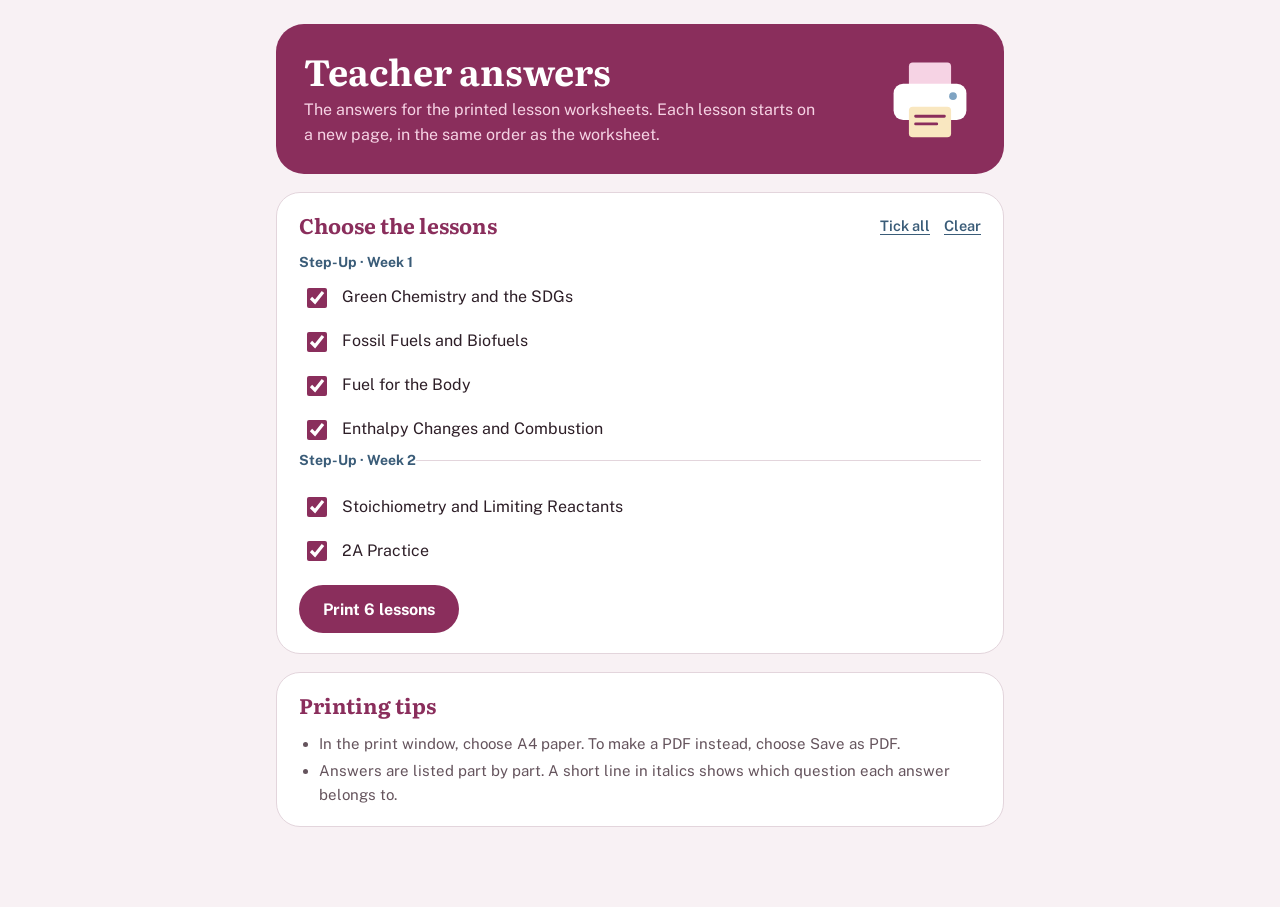
<file: answers.html>
<!doctype html>
<html lang="en" data-theme="light">
<head>
<meta charset="utf-8">
<meta name="viewport" content="width=device-width,initial-scale=1">
<meta name="robots" content="noindex">
<title>Teacher answers</title>
<link rel="preconnect" href="https://fonts.googleapis.com">
<link rel="preconnect" href="https://fonts.gstatic.com" crossorigin>
<link rel="stylesheet" href="https://fonts.googleapis.com/css2?family=Literata:opsz,wght@7..72,600;7..72,700&family=Public+Sans:wght@400;600;700&display=swap">
<link rel="stylesheet" href="orientation/assets/y12-lesson.css?v=3">
<link rel="stylesheet" href="assets/y12-print.css?v=1">
<style>
[hidden]{display:none!important}
body{margin:0;background:var(--page);color:var(--ink)}
.wrap{max-width:760px;margin:0 auto;padding:24px 16px 80px;display:grid;gap:18px}
.top{display:flex;justify-content:flex-start}
.back{display:inline-flex;align-items:center;gap:8px;min-height:44px;padding:0 18px;border-radius:999px;border:1px solid var(--line);background:var(--card);color:var(--rose);font:600 14.5px var(--fb);text-decoration:none}
.back:hover{border-color:var(--rose)}
.back svg{width:18px;height:18px;fill:none;stroke:currentColor;stroke-width:2;stroke-linecap:round;stroke-linejoin:round}
.hero{background:var(--band);color:#fff;border-radius:28px;padding:26px 28px;display:flex;gap:20px;align-items:center;justify-content:space-between}
.hero h1{font-family:var(--fh);font-size:clamp(28px,4vw,36px);margin:0;color:#fff}
.hero p{margin:6px 0 0;color:var(--band-sub);max-width:52ch}
.hero svg{flex:none;width:92px;height:92px}
.card{background:var(--card);border:1px solid var(--line);border-radius:24px;padding:20px 22px;display:grid;gap:14px}
.card h2{font-family:var(--fh);font-size:21px;color:var(--rose);margin:0}
.bar{display:flex;flex-wrap:wrap;gap:10px;align-items:center;justify-content:space-between}
.links{display:flex;gap:14px}
.links button{appearance:none;background:none;border:0;padding:4px 0;font:600 14.5px var(--fb);color:var(--slate);text-decoration:underline;text-underline-offset:3px;cursor:pointer}
.grp{border:0;margin:0;padding:0;display:grid;gap:4px}
.grp+.grp{border-top:1px solid var(--line);padding-top:12px}
.grp legend{font-size:14px;font-weight:700;color:var(--slate);padding:0;margin-bottom:4px}
.row{display:flex;gap:12px;align-items:center;padding:7px 4px;border-radius:12px;cursor:pointer;font-size:16px}
.row:hover{background:var(--tint)}
.row input{width:20px;height:20px;accent-color:var(--rose);flex:none}
.go{appearance:none;min-height:48px;padding:0 24px;border-radius:999px;border:0;background:var(--rose);color:var(--on-rose);font:700 16px var(--fb);cursor:pointer;display:inline-flex;align-items:center;gap:10px}
.go svg{width:20px;height:20px;fill:none;stroke:currentColor;stroke-width:2;stroke-linecap:round;stroke-linejoin:round}
.go:disabled{opacity:.55;cursor:default}
.muted,.status{color:var(--muted);font-size:15px;margin:0}
.tips{margin:0;padding-left:20px;color:var(--muted);font-size:15px;display:grid;gap:4px}
#stack{display:none}
@media print{
  .wrap{display:none!important}
  #stack{display:block}
}
</style>
<link rel="icon" type="image/svg+xml" href="favicon.svg"><link rel="icon" type="image/png" sizes="32x32" href="favicon-32.png"><link rel="apple-touch-icon" href="apple-touch-icon.png"></head>
<body data-mode="answers">
<div class="wrap">
    <header class="hero">
    <div>
      <h1>Teacher answers</h1>
      <p>The answers for the printed lesson worksheets. Each lesson starts on a new page, in the same order as the worksheet.</p>
    </div>
    <svg viewBox="0 0 96 96" aria-hidden="true"><rect x="26" y="10" width="44" height="26" rx="4" fill="#F6D3E4"/><rect x="10" y="32" width="76" height="38" rx="10" fill="#fff"/><circle cx="72" cy="45" r="4" fill="#7FA3C2"/><rect x="26" y="56" width="44" height="32" rx="4" fill="#F9E7C0"/><path d="M33 66h30M33 74h22" stroke="#8A2E5C" stroke-width="3" stroke-linecap="round"/></svg>
  </header>
  <section class="card" aria-labelledby="pickHead">
    <div class="bar"><h2 id="pickHead">Choose the lessons</h2><div class="links"><button type="button" id="allBtn">Tick all</button><button type="button" id="noneBtn">Clear</button></div></div>
    <div id="lessonList"><p class="muted">Loading the lesson list…</p></div>
    <div class="bar">
      <button class="go" id="printGo" type="button" disabled><svg viewBox="0 0 24 24" aria-hidden="true"><path d="M7 8V3h10v5"/><rect x="3" y="8" width="18" height="9" rx="2"/><path d="M7 14h10v7H7z"/></svg>Print</button>
      <p class="status" id="status" aria-live="polite"></p>
    </div>
  </section>
  <section class="card">
    <h2>Printing tips</h2>
    <ul class="tips">
      <li>In the print window, choose A4 paper. To make a PDF instead, choose Save as PDF.</li>
      <li>Answers are listed part by part. A short line in italics shows which question each answer belongs to.</li>
    </ul>
  </section>
</div>
<div id="frames" aria-hidden="true"></div>
<div id="stack"></div>
<script src="assets/qrcode.js"></script>
<script src="assets/y12-print.js?v=1"></script>
<script src="assets/y12-print-pages.js?v=1"></script>
</body>
</html>
</file>
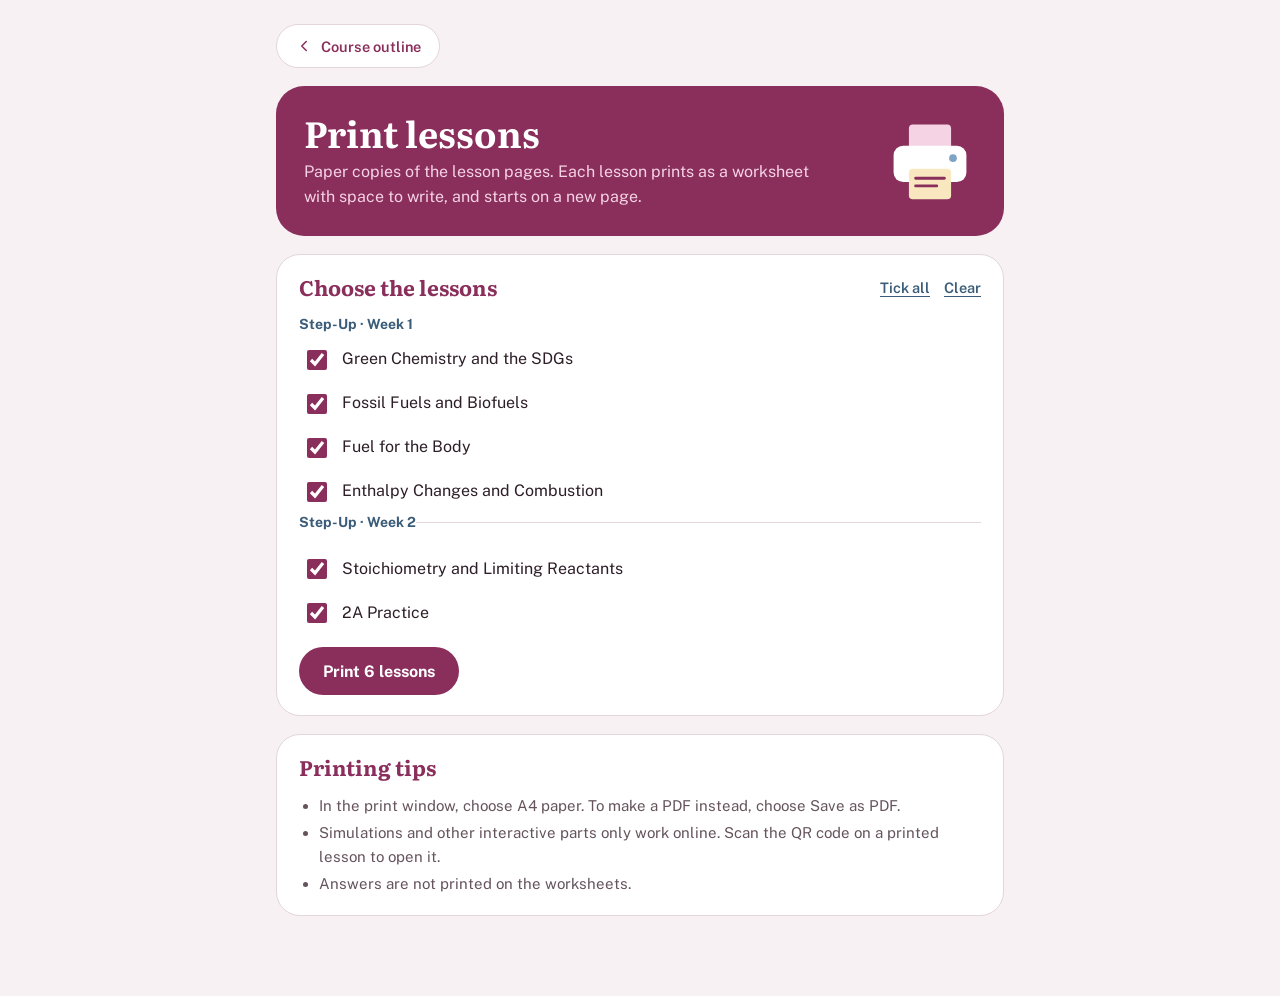
<file: print.html>
<!doctype html>
<html lang="en" data-theme="light">
<head>
<meta charset="utf-8">
<meta name="viewport" content="width=device-width,initial-scale=1">
<meta name="robots" content="noindex">
<title>Print lessons</title>
<link rel="preconnect" href="https://fonts.googleapis.com">
<link rel="preconnect" href="https://fonts.gstatic.com" crossorigin>
<link rel="stylesheet" href="https://fonts.googleapis.com/css2?family=Literata:opsz,wght@7..72,600;7..72,700&family=Public+Sans:wght@400;600;700&display=swap">
<link rel="stylesheet" href="orientation/assets/y12-lesson.css?v=3">
<link rel="stylesheet" href="assets/y12-print.css?v=1">
<style>
[hidden]{display:none!important}
body{margin:0;background:var(--page);color:var(--ink)}
.wrap{max-width:760px;margin:0 auto;padding:24px 16px 80px;display:grid;gap:18px}
.top{display:flex;justify-content:flex-start}
.back{display:inline-flex;align-items:center;gap:8px;min-height:44px;padding:0 18px;border-radius:999px;border:1px solid var(--line);background:var(--card);color:var(--rose);font:600 14.5px var(--fb);text-decoration:none}
.back:hover{border-color:var(--rose)}
.back svg{width:18px;height:18px;fill:none;stroke:currentColor;stroke-width:2;stroke-linecap:round;stroke-linejoin:round}
.hero{background:var(--band);color:#fff;border-radius:28px;padding:26px 28px;display:flex;gap:20px;align-items:center;justify-content:space-between}
.hero h1{font-family:var(--fh);font-size:clamp(28px,4vw,36px);margin:0;color:#fff}
.hero p{margin:6px 0 0;color:var(--band-sub);max-width:52ch}
.hero svg{flex:none;width:92px;height:92px}
.card{background:var(--card);border:1px solid var(--line);border-radius:24px;padding:20px 22px;display:grid;gap:14px}
.card h2{font-family:var(--fh);font-size:21px;color:var(--rose);margin:0}
.bar{display:flex;flex-wrap:wrap;gap:10px;align-items:center;justify-content:space-between}
.links{display:flex;gap:14px}
.links button{appearance:none;background:none;border:0;padding:4px 0;font:600 14.5px var(--fb);color:var(--slate);text-decoration:underline;text-underline-offset:3px;cursor:pointer}
.grp{border:0;margin:0;padding:0;display:grid;gap:4px}
.grp+.grp{border-top:1px solid var(--line);padding-top:12px}
.grp legend{font-size:14px;font-weight:700;color:var(--slate);padding:0;margin-bottom:4px}
.row{display:flex;gap:12px;align-items:center;padding:7px 4px;border-radius:12px;cursor:pointer;font-size:16px}
.row:hover{background:var(--tint)}
.row input{width:20px;height:20px;accent-color:var(--rose);flex:none}
.go{appearance:none;min-height:48px;padding:0 24px;border-radius:999px;border:0;background:var(--rose);color:var(--on-rose);font:700 16px var(--fb);cursor:pointer;display:inline-flex;align-items:center;gap:10px}
.go svg{width:20px;height:20px;fill:none;stroke:currentColor;stroke-width:2;stroke-linecap:round;stroke-linejoin:round}
.go:disabled{opacity:.55;cursor:default}
.muted,.status{color:var(--muted);font-size:15px;margin:0}
.tips{margin:0;padding-left:20px;color:var(--muted);font-size:15px;display:grid;gap:4px}
#stack{display:none}
@media print{
  .wrap{display:none!important}
  #stack{display:block}
}
</style>
<link rel="icon" type="image/svg+xml" href="favicon.svg"><link rel="icon" type="image/png" sizes="32x32" href="favicon-32.png"><link rel="apple-touch-icon" href="apple-touch-icon.png"></head>
<body data-mode="student">
<div class="wrap">
  <div class="top"><a class="back" href="./"><svg viewBox="0 0 24 24" aria-hidden="true"><path d="M15 6l-6 6 6 6"/></svg>Course outline</a></div>
  <header class="hero">
    <div>
      <h1>Print lessons</h1>
      <p>Paper copies of the lesson pages. Each lesson prints as a worksheet with space to write, and starts on a new page.</p>
    </div>
    <svg viewBox="0 0 96 96" aria-hidden="true"><rect x="26" y="10" width="44" height="26" rx="4" fill="#F6D3E4"/><rect x="10" y="32" width="76" height="38" rx="10" fill="#fff"/><circle cx="72" cy="45" r="4" fill="#7FA3C2"/><rect x="26" y="56" width="44" height="32" rx="4" fill="#F9E7C0"/><path d="M33 66h30M33 74h22" stroke="#8A2E5C" stroke-width="3" stroke-linecap="round"/></svg>
  </header>
  <section class="card" aria-labelledby="pickHead">
    <div class="bar"><h2 id="pickHead">Choose the lessons</h2><div class="links"><button type="button" id="allBtn">Tick all</button><button type="button" id="noneBtn">Clear</button></div></div>
    <div id="lessonList"><p class="muted">Loading the lesson list…</p></div>
    <div class="bar">
      <button class="go" id="printGo" type="button" disabled><svg viewBox="0 0 24 24" aria-hidden="true"><path d="M7 8V3h10v5"/><rect x="3" y="8" width="18" height="9" rx="2"/><path d="M7 14h10v7H7z"/></svg>Print</button>
      <p class="status" id="status" aria-live="polite"></p>
    </div>
  </section>
  <section class="card">
    <h2>Printing tips</h2>
    <ul class="tips">
      <li>In the print window, choose A4 paper. To make a PDF instead, choose Save as PDF.</li>
      <li>Simulations and other interactive parts only work online. Scan the QR code on a printed lesson to open it.</li>
      <li>Answers are not printed on the worksheets.</li>
    </ul>
  </section>
</div>
<div id="frames" aria-hidden="true"></div>
<div id="stack"></div>
<script src="assets/qrcode.js"></script>
<script src="assets/y12-print.js?v=1"></script>
<script src="assets/y12-print-pages.js?v=1"></script>
</body>
</html>
</file>
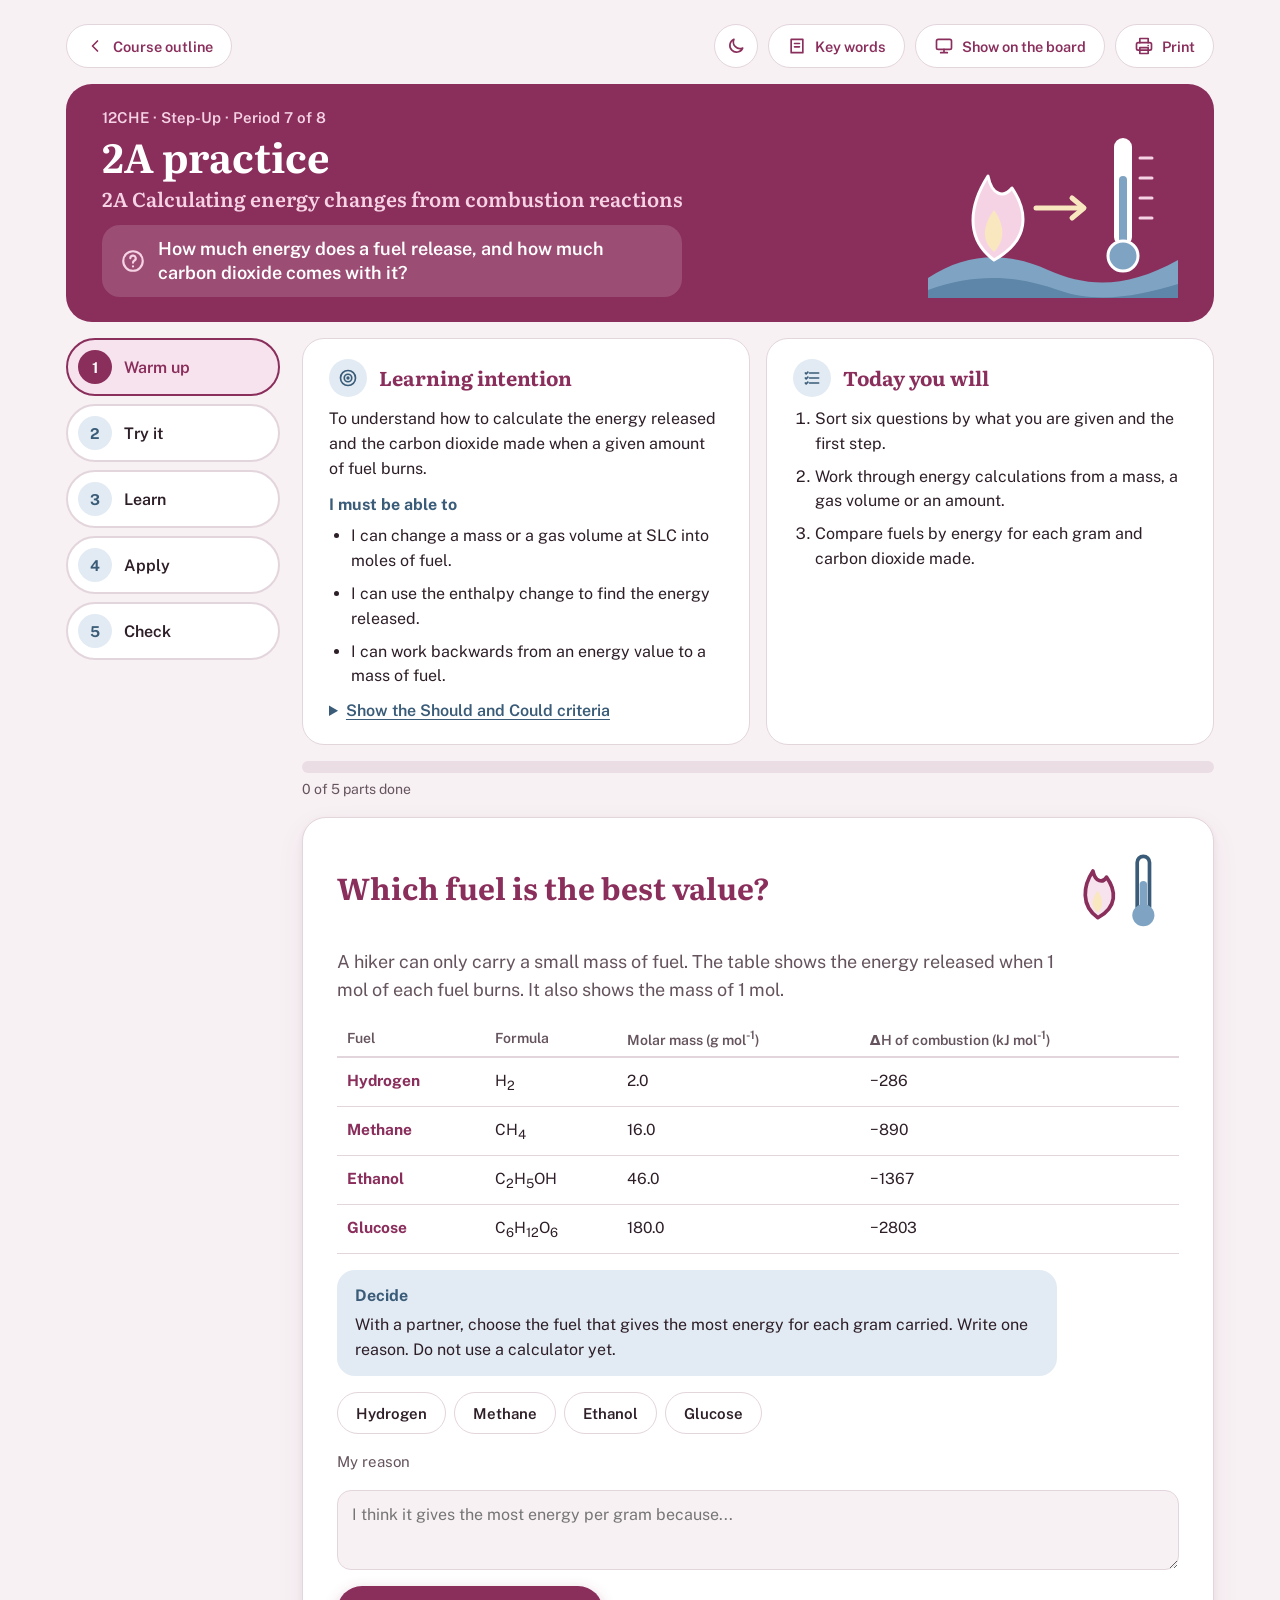
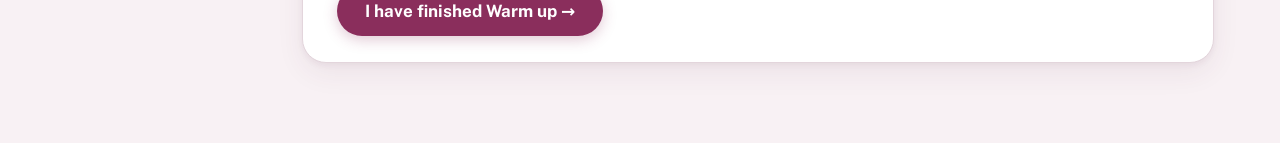
<file: orientation/2a-practice.html>
<!doctype html>
<html lang="en">
<head>
<meta charset="utf-8">
<meta name="viewport" content="width=device-width,initial-scale=1,viewport-fit=cover">
<meta name="robots" content="noindex">
<title>2A Practice</title>
<link rel="preconnect" href="https://fonts.googleapis.com">
<link rel="preconnect" href="https://fonts.gstatic.com" crossorigin>
<link rel="stylesheet" href="https://fonts.googleapis.com/css2?family=Literata:opsz,wght@7..72,600;7..72,700&family=Public+Sans:wght@400;600;700&display=swap">
<link rel="stylesheet" href="assets/y12-lesson.css?v=3">
<link rel="stylesheet" href="../assets/y12-print.css?v=1">
<style>[hidden]{display:none!important}body{margin:0}img{max-width:100%}</style>
<link rel="icon" type="image/svg+xml" href="../favicon.svg"><link rel="icon" type="image/png" sizes="32x32" href="../favicon-32.png"><link rel="apple-touch-icon" href="../apple-touch-icon.png"></head>
<body>
<div class="page">
  <div class="toprow">
    <a class="pillbtn back" href="../"><svg class="ico" viewBox="0 0 24 24" aria-hidden="true"><path d="M15 6l-6 6 6 6"/></svg>Course outline</a>
    <button class="pillbtn round" id="themeBtn" type="button" aria-label="Switch to dark mode"></button>
    <button class="pillbtn" id="kwBtn" type="button"><svg class="ico" viewBox="0 0 24 24" aria-hidden="true"><path d="M5 4h14v16H5z"/><path d="M9 9h6M9 13h6"/></svg>Key words</button>
    <button class="pillbtn" id="boardBtn" type="button"><svg class="ico" viewBox="0 0 24 24" aria-hidden="true"><rect x="3" y="4" width="18" height="12" rx="2"/><path d="M8 20h8M12 16v4"/></svg>Show on the board</button>
    <button class="pillbtn" id="printBtn" type="button"><svg class="ico" viewBox="0 0 24 24" aria-hidden="true"><path d="M7 8V3h10v5"/><rect x="3" y="8" width="18" height="9" rx="2"/><path d="M7 14h10v7H7z"/><path d="M17 11.5h.01"/></svg>Print</button>
  </div>
  <header class="band">
    <div class="txt">
      <div class="eyebrow">12CHE · Step-Up · Period 7 of 8</div>
      <h1>2A practice</h1>
      <p class="sub">2A Calculating energy changes from combustion reactions</p>
      <div class="kq"><svg class="ico" viewBox="0 0 24 24" aria-hidden="true"><circle cx="12" cy="12" r="9"/><path d="M9.5 9.5a2.5 2.5 0 1 1 3.5 2.3c-.7.4-1 .9-1 1.7M12 17h.01"/></svg><span>How much energy does a fuel release, and how much carbon dioxide comes with it?</span></div>
    </div>
    <svg class="band-art" viewBox="0 0 250 190" aria-hidden="true" focusable="false"><path d="M0 170c40-26 80-26 120-8s80 18 130-10v38H0z" fill="#7FA3C2"/><path d="M0 182c50-18 90-14 130 0s80 6 120-6v14H0z" fill="#5E86A8"/><path d="M66 152c-30-22-24-56-6-84 4 20 16 22 24 12 16 24 18 52-18 72z" fill="#F6D3E4" stroke="#fff" stroke-width="3" stroke-linejoin="round"/><path d="M66 144c-14-12-10-28 0-42 10 14 12 30 0 42z" fill="#F9E7C0"/><path d="M108 100h46" stroke="#F9E7C0" stroke-width="5" stroke-linecap="round"/><path d="M144 90l12 10-12 10" fill="none" stroke="#F9E7C0" stroke-width="5" stroke-linecap="round" stroke-linejoin="round"/><rect x="186" y="30" width="18" height="108" rx="9" fill="#fff"/><rect x="191" y="68" width="8" height="80" rx="4" fill="#7FA3C2"/><circle cx="195" cy="148" r="15" fill="#7FA3C2" stroke="#fff" stroke-width="3"/><path d="M212 50h12M212 70h12M212 90h12M212 110h12" stroke="#F6D3E4" stroke-width="3" stroke-linecap="round"/></svg>
  </header>
  <div class="layout">
    <nav class="tabs" id="tabs" role="tablist" aria-label="Lesson parts"></nav>
    <main class="main">
      <div class="intro">
        <section class="icard"><h2><span class="ic"><svg class="ico" viewBox="0 0 24 24" aria-hidden="true"><circle cx="12" cy="12" r="9"/><circle cx="12" cy="12" r="4.5"/><circle cx="12" cy="12" r="1"/></svg></span>Learning intention</h2><p>To understand how to calculate the energy released and the carbon dioxide made when a given amount of fuel burns.</p><h3>I must be able to</h3><ul><li>I can change a mass or a gas volume at SLC into moles of fuel.</li><li>I can use the enthalpy change to find the energy released.</li><li>I can work backwards from an energy value to a mass of fuel.</li></ul><details><summary>Show the Should and Could criteria</summary>
          <ul>
            <li><b>Should:</b> I can find the mass of carbon dioxide made when a fuel burns.</li>
            <li><b>Could:</b> I can compare fuels by energy for each gram and for each gram of carbon dioxide.</li>
          </ul>
        </details></section>
        <section class="icard"><h2><span class="ic"><svg class="ico" viewBox="0 0 24 24" aria-hidden="true"><path d="M9 6h11M9 12h11M9 18h11M4 6l1 1 2-2M4 12l1 1 2-2M4 18l1 1 2-2"/></svg></span>Today you will</h2><ol><li>Sort six questions by what you are given and the first step.</li><li>Work through energy calculations from a mass, a gas volume or an amount.</li><li>Compare fuels by energy for each gram and carbon dioxide made.</li></ol></section>
      </div>
      <div class="prog">
        <div class="track" aria-hidden="true"><i id="pfill"></i></div>
        <div class="pmeta"><span id="pdone">0 of 5 parts done</span></div>
      </div>
<section class="panel" id="p-warmup" role="tabpanel">
    <div class="phead"><h2>Which fuel is the best value?</h2><span class="ill"><svg viewBox="0 0 96 72" aria-hidden="true" focusable="false"><path d="M30 60c-14-10-12-26-4-38 2 9 8 10 11 5 8 11 9 24-7 33z" class="rs lr" stroke-width="3" stroke-linejoin="round"/><path d="M30 56c-6-5-5-12 0-18 4 6 5 13 0 18z" class="sun"/><rect x="62" y="10" width="10" height="46" rx="5" class="w lsk" stroke-width="3"/><rect x="64" y="30" width="6" height="28" rx="3" class="smid"/><circle cx="67" cy="58" r="9" class="smid"/></svg></span></div>
    <p class="lead">A hiker can only carry a small mass of fuel. The table shows the energy released when 1 mol of each fuel burns. It also shows the mass of 1 mol.</p>
    <div class="tscroll"><table class="ptable">
      <thead><tr><th>Fuel</th><th>Formula</th><th>Molar mass (g mol<sup>-1</sup>)</th><th>ΔH of combustion (kJ mol<sup>-1</sup>)</th></tr></thead>
      <tbody>
        <tr><td>Hydrogen</td><td>H<sub>2</sub></td><td>2.0</td><td>−286</td></tr>
        <tr><td>Methane</td><td>CH<sub>4</sub></td><td>16.0</td><td>−890</td></tr>
        <tr><td>Ethanol</td><td>C<sub>2</sub>H<sub>5</sub>OH</td><td>46.0</td><td>−1367</td></tr>
        <tr><td>Glucose</td><td>C<sub>6</sub>H<sub>12</sub>O<sub>6</sub></td><td>180.0</td><td>−2803</td></tr>
      </tbody>
    </table></div>
    <div class="task"><span class="lab">Decide</span><p>With a partner, choose the fuel that gives the most energy for each gram carried. Write one reason. Do not use a calculator yet.</p></div>
    <div id="pickBtns" class="btnrow" role="group" aria-label="Choose a fuel"></div>
    <label for="engReason" class="note">My reason</label>
    <textarea id="engReason" data-keep placeholder="I think it gives the most energy per gram because..."></textarea>
    <p class="note" id="engNote" hidden>Hold that thought. You will come back to it in Check.</p>
    <button class="finish" type="button" data-finish="warmup">I have finished Warm up</button>
  </section>
<section class="panel" id="p-tryit" role="tabpanel" hidden>
    <div class="phead"><h2>Where does each question start?</h2><span class="ill" data-ill="magnifier"></span></div>
    <p class="lead">Every energy question starts from what you are given. Decide what each card gives you and what the first step is.</p>
    <div class="task"><span class="lab">Sort</span><p>Choose the type of starting quantity and the first step for every card. Then check your answers. You are not solving the questions yet.</p></div>
    <div class="cards" id="cards"></div>
    <div class="btnrow">
      <button class="btn primary" type="button" id="checkSort">Check my answers</button>
      <span class="note" id="sortScore" aria-live="polite"></span>
    </div>
    <details class="extend">
      <summary>Finished the Core work? Try Extend</summary>
      <p>Solve the card that asks for the mass of methane that releases 4450 kJ. Use ΔH = −890 kJ mol<sup>-1</sup>.</p>
      <textarea id="exploreExtend" data-keep placeholder="My working..."></textarea>
      <details class="reveal"><summary>Show the worked solution</summary><div>
        <p>n(CH<sub>4</sub>) = <span class="frac"><span>4450</span><span>890</span></span> = 5.00 mol</p>
        <p>m(CH<sub>4</sub>) = 5.00 × 16.0 = 80.0 g</p>
      </div></details>
    </details>
    <button class="finish" type="button" data-finish="tryit">I have finished Try it</button>
  </section>
<section class="panel" id="p-learn" role="tabpanel" hidden>
    <div class="phead"><h2>Worked examples</h2><span class="ill" data-ill="bulb"></span></div>
    <div class="steps" id="steps">
      <div class="step" data-step="1">
        <span class="steplab">Part 1 of 5</span>
        <h3>The method</h3>
        <div class="defbox"><b>Energy released.</b> The amount of fuel that burns, in mol, multiplied by the energy released by each mole.</div>
        <p>A thermochemical equation such as CH<sub>4</sub>(g) + 2O<sub>2</sub>(g) → CO<sub>2</sub>(g) + 2H<sub>2</sub>O(l), ΔH = −890 kJ mol<sup>-1</sup> tells you that each mole of methane releases 890 kJ.</p>
        <div class="worked">
          <div class="line">Energy released = <b>n</b> × 890</div>
          <div class="why"><b>n</b> is the amount of methane in mol. 890 is the energy released by 1 mol, in kJ mol<sup>-1</sup>.</div>
        </div>
        <p>Every question follows the same path.</p>
        <ol>
          <li>Change what you are given into moles of fuel.</li>
          <li>Multiply by the energy released by each mole.</li>
          <li>Give the answer in kJ with the right significant figures.</li>
        </ol>
      </div>
      <div class="step" data-step="2" hidden>
        <span class="steplab">Part 2 of 5</span>
        <h3>From a mass of fuel to energy</h3>
        <div class="worked">
          <span class="steplab">Worked example</span>
          <p>How much energy is released when 23.0 g of ethanol burns completely? ΔH = −1367 kJ mol<sup>-1</sup>.</p>
          <div class="line">n(C<sub>2</sub>H<sub>5</sub>OH) = <span class="frac"><span>23.0</span><span>46.0</span></span> = 0.500 mol</div>
          <div class="why">M(C<sub>2</sub>H<sub>5</sub>OH) = (2 × 12.0) + (6 × 1.0) + 16.0 = 46.0 g mol<sup>-1</sup>.</div>
          <div class="line">Energy released = 0.500 × 1367 = 684 kJ</div>
          <div class="why">Each mole releases 1367 kJ, so 0.500 mol releases half of that.</div>
        </div>
      </div>
      <div class="step" data-step="3" hidden>
        <span class="steplab">Part 3 of 5</span>
        <h3>From a gas volume to energy</h3>
        <div class="worked">
          <span class="steplab">Worked example</span>
          <p>How much energy is released when 49.6 L of methane at SLC burns completely?</p>
          <div class="line">n(CH<sub>4</sub>) = <span class="frac"><span>49.6</span><span>24.8</span></span> = 2.00 mol</div>
          <div class="why">At SLC, 1 mol of any gas has a volume of 24.8 L.</div>
          <div class="line">Energy released = 2.00 × 890 = 1780 kJ</div>
        </div>
      </div>
      <div class="step" data-step="4" hidden>
        <span class="steplab">Part 4 of 5</span>
        <h3>From energy back to a mass of fuel</h3>
        <p>Here you work backwards. Finish the working. Open each answer when you are ready.</p>
        <div class="worked">
          <span class="steplab">Your turn to finish</span>
          <p>What mass of ethanol must burn to release 2734 kJ? ΔH = −1367 kJ mol<sup>-1</sup>.</p>
          <div class="line">n(C<sub>2</sub>H<sub>5</sub>OH) = <span class="frac"><span>2734</span><span>1367</span></span> = ______ mol</div>
          <details class="reveal"><summary>Show the answer</summary><p>2.00 mol. Dividing the energy by the energy for each mole gives the moles.</p></details>
          <div class="line">m(C<sub>2</sub>H<sub>5</sub>OH) = ______ × 46.0 = ______ g</div>
          <details class="reveal"><summary>Show the answer</summary><p>2.00 × 46.0 = 92.0 g.</p></details>
        </div>
      </div>
      <div class="step" data-step="5" hidden>
        <span class="steplab">Part 5 of 5</span>
        <h3>Carbon dioxide made</h3>
        <p>The same moles of fuel also tell you how much carbon dioxide forms. Use the mole ratio from the equation.</p>
        <div class="worked">
          <span class="steplab">Worked example</span>
          <p>What mass of carbon dioxide forms when 2.00 mol of methane burns completely?</p>
          <div class="line">CH<sub>4</sub>(g) + 2O<sub>2</sub>(g) → CO<sub>2</sub>(g) + 2H<sub>2</sub>O(l)</div>
          <div class="line">n(CO<sub>2</sub>) = 2.00 mol &nbsp; &nbsp; m(CO<sub>2</sub>) = 2.00 × 44.0 = 88.0 g</div>
          <div class="why">The ratio of CH<sub>4</sub> to CO<sub>2</sub> is 1 to 1. The energy released at the same time is 2.00 × 890 = 1780 kJ.</div>
        </div>
        <p>You can now compare fuels. Methane makes 44.0 g of carbon dioxide for each 890 kJ.</p>
        <div class="worked">
          <div class="line">Methane: <span class="frac"><span>44.0</span><span>890</span></span> × 1000 = 49.4 g of CO<sub>2</sub> for each 1000 kJ</div>
          <div class="line">Ethanol: <span class="frac"><span>88.0</span><span>1367</span></span> × 1000 = 64.4 g of CO<sub>2</sub> for each 1000 kJ</div>
          <div class="why">Ethanol makes 2 mol of CO<sub>2</sub> for each mole burnt. Methane makes more energy for each gram of carbon dioxide.</div>
        </div>
      </div>
    </div>
    <div class="stepnav">
      <button class="btn" type="button" id="stepBack">Back</button>
      <div class="dots" id="dots" aria-hidden="true"></div>
      <button class="btn primary" type="button" id="stepNext">Next</button>
    </div>
    <details class="extend">
      <summary>Finished the Core work? Try Extend</summary>
      <p>Which gives more energy for each gram, propane or methane? Propane is C<sub>3</sub>H<sub>8</sub> with ΔH = −2220 kJ mol<sup>-1</sup>. Use the table in Warm up for methane.</p>
      <textarea id="explainExtend" data-keep placeholder="My working..."></textarea>
      <details class="reveal"><summary>Show the worked solution</summary><div>
        <p>M(C<sub>3</sub>H<sub>8</sub>) = (3 × 12.0) + (8 × 1.0) = 44.0 g mol<sup>-1</sup>.</p>
        <p>Propane: <span class="frac"><span>2220</span><span>44.0</span></span> = 50.5 kJ g<sup>-1</sup>. &nbsp; Methane: <span class="frac"><span>890</span><span>16.0</span></span> = 55.6 kJ g<sup>-1</sup>.</p>
        <p>Methane gives more energy for each gram.</p>
      </div></details>
    </details>
    <button class="finish" type="button" data-finish="learn">I have finished Learn</button>
  </section>
<section class="panel" id="p-apply" role="tabpanel" hidden>
    <div class="phead"><h2>Which fuel releases more?</h2><span class="ill" data-ill="cycle"></span></div>
    <p class="lead">Fair comparisons depend on what you hold equal. Pick a setting and decide which fuel releases more energy.</p>
    <div class="tscroll"><table class="ptable">
      <thead><tr><th>Fuel</th><th>Formula</th><th>Molar mass (g mol<sup>-1</sup>)</th><th>ΔH of combustion (kJ mol<sup>-1</sup>)</th></tr></thead>
      <tbody>
        <tr><td>Hydrogen</td><td>H<sub>2</sub></td><td>2.0</td><td>−286</td></tr>
        <tr><td>Methane</td><td>CH<sub>4</sub></td><td>16.0</td><td>−890</td></tr>
        <tr><td>Ethanol</td><td>C<sub>2</sub>H<sub>5</sub>OH</td><td>46.0</td><td>−1367</td></tr>
        <tr><td>Glucose</td><td>C<sub>6</sub>H<sub>12</sub>O<sub>6</sub></td><td>180.0</td><td>−2803</td></tr>
      </tbody>
    </table></div>
    <div class="worked">
      <span class="steplab">Worked example</span>
      <p><b>Setting:</b> Fuel A is 8.0 g of methane. Fuel B is 8.0 g of ethanol.</p>
      <p><b>Methane:</b> n = <span class="frac"><span>8.0</span><span>16.0</span></span> = 0.50 mol, so energy = 0.50 × 890 = 445 kJ.</p>
      <p><b>Ethanol:</b> n = <span class="frac"><span>8.0</span><span>46.0</span></span> = 0.174 mol, so energy = 0.174 × 1367 = 238 kJ.</p>
      <p><b>Choice:</b> Fuel A releases more. For the same mass, methane gives more energy.</p>
    </div>
    <div class="task"><span class="lab">Your turn</span><p>Choose one setting. Pick an option and show your working. Then open the strong answer and compare.</p></div>
    <div class="topics" id="topics"></div>
    <div id="topicBody" hidden class="topicbody">
      <p id="topicDesc"></p>
      <label for="scenFuel" class="note">I think</label>
      <select id="scenFuel"></select>
      <label for="scenReason" class="note">My working</label>
      <textarea id="scenReason" placeholder="Moles of Fuel A... Energy... Moles of Fuel B... Energy... So..."></textarea>
      <details class="reveal"><summary>Show a strong answer</summary><div id="topicLinks"></div></details>
    </div>
    <details class="extend">
      <summary>Finished the Core work? Try Extend</summary>
      <p>A hydrogen fuel cell car and a petrol car store the same mass of fuel. Use the energy for each gram to explain why hydrogen is attractive, and give one reason it is hard to use.</p>
      <textarea id="elabExtend" data-keep placeholder="Hydrogen is attractive because... It is hard to use because..."></textarea>
      <details class="reveal"><summary>Show a possible answer</summary><div>
        <p>Hydrogen releases about 143 kJ for each gram, which is more than methane (55.6 kJ g<sup>-1</sup>) or ethanol (29.7 kJ g<sup>-1</sup>). It also makes only water when it burns or reacts in a fuel cell.</p>
        <p>It is hard to use because hydrogen is a gas with a very low density, so it needs a large volume or very high pressure to store each gram.</p>
      </div></details>
    </details>
    <button class="finish" type="button" data-finish="apply">I have finished Apply</button>
  </section>
<section class="panel" id="p-check" role="tabpanel" hidden>
    <div class="phead"><h2>Exit ticket</h2><span class="ill" data-ill="balance"></span></div>
    <div class="fb info" id="revealBox">
      <p><b>Back to the hiker.</b> Divide the energy for each mole by the mass of each mole. Hydrogen gives <span class="frac"><span>286</span><span>2.0</span></span> = 143 kJ g<sup>-1</sup>. Methane gives <span class="frac"><span>890</span><span>16.0</span></span> = 55.6 kJ g<sup>-1</sup>. Ethanol gives <span class="frac"><span>1367</span><span>46.0</span></span> = 29.7 kJ g<sup>-1</sup>. Glucose gives <span class="frac"><span>2803</span><span>180.0</span></span> = 15.6 kJ g<sup>-1</sup>.</p>
      <p>Hydrogen has the most energy for each gram, because its molar mass is so small.</p>
      <p id="yourPick"></p>
    </div>
    <div id="quiz"></div>
    <h3>Write it out</h3>
    <p>What mass of propane, C<sub>3</sub>H<sub>8</sub>, must burn to release 5550 kJ? ΔH = −2220 kJ mol<sup>-1</sup>. Show every step.</p>
    <textarea id="evalCalc" data-keep placeholder="My working..."></textarea>
    <details class="reveal"><summary>Show the worked solution</summary><div>
      <p>n(C<sub>3</sub>H<sub>8</sub>) = <span class="frac"><span>5550</span><span>2220</span></span> = 2.50 mol</p>
      <p>M(C<sub>3</sub>H<sub>8</sub>) = (3 × 12.0) + (8 × 1.0) = 44.0 g mol<sup>-1</sup></p>
      <p>m(C<sub>3</sub>H<sub>8</sub>) = 2.50 × 44.0 = 110 g</p>
    </div></details>
    <div class="task"><span class="lab">Last word</span><p>Look back at your Warm up reason. Rewrite it using the words molar mass, moles and energy for each gram.</p></div>
    <textarea id="evalReason" data-keep placeholder="Hydrogen gives the most energy for each gram because..."></textarea>
    <button class="finish" type="button" data-finish="check">I have finished Check</button>
  </section>
    </main>
  </div>
</div>

<div class="scrim" id="scrim" hidden></div>
<aside class="drawer" id="drawer" hidden aria-label="Key words">
  <div class="dhead"><h2>Key words</h2><button class="x" type="button" id="kwClose" aria-label="Close key words"><svg viewBox="0 0 24 24" aria-hidden="true"><path d="M6 6l12 12M18 6L6 18"/></svg></button></div>
  <dl><dt>Enthalpy change, ΔH</dt><dd>The heat energy released or absorbed by a reaction. For combustion it is negative, in kJ mol⁻¹.</dd><dt>Thermochemical equation</dt><dd>A balanced equation with state symbols and the value of ΔH.</dd><dt>Amount, n</dt><dd>The number of moles of a substance, in mol.</dd><dt>Molar mass, M</dt><dd>The mass of 1 mol of a substance, in g mol⁻¹.</dd><dt>Molar volume</dt><dd>The volume of 1 mol of any gas. At SLC it is 24.8 L mol⁻¹.</dd><dt>Energy for each gram</dt><dd>The energy released by 1 g of fuel, in kJ g⁻¹. It equals the energy for each mole divided by the molar mass.</dd><dt>Greenhouse gas</dt><dd>A gas such as carbon dioxide or methane that traps heat in the atmosphere.</dd></dl>
  <div class="rm"><b>Watch out</b><p>A negative ΔH tells you energy is released. Use its size, not its sign, when you state the energy released.</p></div><div class="rm"><b>Watch out</b><p>Always change the mass into moles before you multiply by ΔH. ΔH is for each mole, not for each gram.</p></div><div class="rm"><b>Watch out</b><p>Use the molar volume 24.8 L mol⁻¹ only for gases at SLC. Liquid fuels such as ethanol are measured by mass.</p></div><div class="rm"><b>Watch out</b><p>Give the answer with the same number of significant figures as the least precise data.</p></div>
</aside>

<div class="board" id="board" hidden role="dialog" aria-label="Board view">
  <div class="bband"><div class="bsub">2A practice</div><h2>2A Calculating energy changes from combustion reactions</h2></div>
  <div class="bgrid">
    <div class="bbox li"><div class="bl"><span class="bi"><svg class="ico" viewBox="0 0 24 24" aria-hidden="true"><circle cx="12" cy="12" r="9"/><circle cx="12" cy="12" r="4.5"/><circle cx="12" cy="12" r="1"/></svg></span>Learning intention</div><p>To understand how to calculate the energy released and the carbon dioxide made when a given amount of fuel burns.</p></div>
    <div class="bbox kqb"><div class="bl"><span class="bi"><svg class="ico" viewBox="0 0 24 24" aria-hidden="true"><circle cx="12" cy="12" r="9"/><path d="M9.5 9.5a2.5 2.5 0 1 1 3.5 2.3c-.7.4-1 .9-1 1.7M12 17h.01"/></svg></span>Key question</div><p>How much energy does a fuel release, and how much carbon dioxide comes with it?</p></div>
    <div class="bbox tyw" id="bTyw"><div class="bl"><span class="bi"><svg class="ico" viewBox="0 0 24 24" aria-hidden="true"><path d="M9 6h11M9 12h11M9 18h11M4 6l1 1 2-2M4 12l1 1 2-2M4 18l1 1 2-2"/></svg></span>Today you will</div><ol><li>Sort six questions by what you are given and the first step.</li><li>Work through energy calculations from a mass, a gas volume or an amount.</li><li>Compare fuels by energy for each gram and carbon dioxide made.</li></ol>
      <div class="bsc" id="bSc" hidden><b>Success criteria</b><span>I can change a mass or a gas volume at SLC into moles of fuel.</span><span>I can use the enthalpy change to find the energy released.</span><span>I can work backwards from an energy value to a mass of fuel.</span></div>
    </div>
  </div>
  <div class="bfoot"><button class="btn" type="button" id="bScBtn">Show success criteria</button><button class="btn primary" type="button" id="boardClose">Close</button></div>
</div>

<script>window.LESSON={"key": "12che-stepup-p7-v2", "parts": [["warmup", "Warm up"], ["tryit", "Try it"], ["learn", "Learn"], ["apply", "Apply"], ["check", "Check"]], "pick": {"options": ["Hydrogen", "Methane", "Ethanol", "Glucose"]}, "sort": {"cols": [{"id": "giv", "label": "What are you given?", "opts": ["A mass in grams", "A gas volume at SLC", "An amount in mol", "An energy in kJ"]}, {"id": "first", "label": "What is the first step?", "opts": ["Change the mass to moles using the molar mass", "Change the volume to moles using the molar volume", "Use ΔH or the mole ratio straight away", "Divide the energy by ΔH to find moles"]}], "cards": [{"id": "c1", "t": "Find the energy released when 32.0 g of methane burns.", "ans": [0, 0], "why": "A mass is given, so find the moles first."}, {"id": "c2", "t": "Find the energy released when 12.4 L of methane gas at SLC burns.", "ans": [1, 1], "why": "A gas volume at SLC is given, so divide it by 24.8 L mol⁻¹."}, {"id": "c3", "t": "Find the energy released when 0.50 mol of ethanol burns.", "ans": [2, 2], "why": "The moles are already known, so multiply by ΔH."}, {"id": "c4", "t": "Find the mass of methane that releases 4450 kJ.", "ans": [3, 3], "why": "The energy is given, so divide it by the energy released by each mole."}, {"id": "c5", "t": "Find the mass of carbon dioxide made when 2.0 mol of methane burns.", "ans": [2, 2], "why": "The moles are known, so use the mole ratio from the equation."}, {"id": "c6", "t": "Find the energy released when 4.6 g of ethanol burns.", "ans": [0, 0], "why": "A mass is given, so find the moles first."}]}, "scen": {"mode": "choice", "choose": "Choose an option", "options": ["Fuel A releases more", "Fuel B releases more", "They release the same"], "items": [{"id": "s1", "label": "Same mass, two gases", "desc": "Fuel A is 16.0 g of methane. Fuel B is 16.0 g of ethanol. Which releases more energy?", "answer": "<p><b>Fuel A releases more.<\/b> Methane: n = <span class=\"frac\"><span>16.0<\/span><span>16.0<\/span><\/span> = 1.00 mol, so energy = 890 kJ.<\/p><p>Ethanol: n = <span class=\"frac\"><span>16.0<\/span><span>46.0<\/span><\/span> = 0.348 mol, so energy = 475 kJ.<\/p>"}, {"id": "s2", "label": "Same moles, two fuels", "desc": "Fuel A is 1.00 mol of methane. Fuel B is 1.00 mol of ethanol. Which releases more energy?", "answer": "<p><b>Fuel B releases more.<\/b> The moles are equal, so compare the energy for each mole. Ethanol releases 1367 kJ and methane releases 890 kJ.<\/p><p>Ethanol has more bonds that release energy when it burns, and it makes 2 mol of carbon dioxide.<\/p>"}, {"id": "s3", "label": "Same gas volume", "desc": "Fuel A is 24.8 L of methane at SLC. Fuel B is 24.8 L of hydrogen at SLC. Which releases more energy?", "answer": "<p><b>Fuel A releases more.<\/b> Each volume is 24.8 L, which is 1.00 mol of gas at SLC. Methane releases 890 kJ. Hydrogen releases only 286 kJ.<\/p><p>Hydrogen wins for each gram, but methane wins for each litre of gas.<\/p>"}, {"id": "s4", "label": "Same mass, light fuel", "desc": "Fuel A is 10.0 g of hydrogen. Fuel B is 10.0 g of methane. Which releases more energy?", "answer": "<p><b>Fuel A releases more.<\/b> Hydrogen: n = <span class=\"frac\"><span>10.0<\/span><span>2.0<\/span><\/span> = 5.00 mol, so energy = 5.00 × 286 = 1430 kJ.<\/p><p>Methane: n = <span class=\"frac\"><span>10.0<\/span><span>16.0<\/span><\/span> = 0.625 mol, so energy = 0.625 × 890 = 556 kJ.<\/p><p>Hydrogen atoms are very light, so a gram of hydrogen contains many more moles.<\/p>"}]}, "quiz": [{"id": "q1", "q": "How much energy is released when 0.20 mol of methane burns? ΔH = −890 kJ mol⁻¹.", "o": ["178 kJ", "890 kJ", "4450 kJ"], "a": 0, "why": "Energy = 0.20 × 890 = 178 kJ."}, {"id": "q2", "q": "How much energy is released when 9.2 g of ethanol burns? M(C<sub>2<\/sub>H<sub>5<\/sub>OH) = 46.0 g mol⁻¹ and ΔH = −1367 kJ mol⁻¹.", "o": ["273 kJ", "1367 kJ", "12 600 kJ"], "a": 0, "why": "n = <span class=\"frac\"><span>9.2<\/span><span>46.0<\/span><\/span> = 0.20 mol, so energy = 0.20 × 1367 = 273 kJ."}, {"id": "q3", "q": "How much energy is released when 12.4 L of methane at SLC burns?", "o": ["445 kJ", "890 kJ", "11 000 kJ"], "a": 0, "why": "n = <span class=\"frac\"><span>12.4<\/span><span>24.8<\/span><\/span> = 0.500 mol, so energy = 0.500 × 890 = 445 kJ."}, {"id": "q4", "q": "What mass of methane must burn to release 1780 kJ? M(CH₄) = 16.0 g mol⁻¹.", "o": ["32.0 g", "16.0 g", "64.0 g"], "a": 0, "why": "n = <span class=\"frac\"><span>1780<\/span><span>890<\/span><\/span> = 2.00 mol, so m = 2.00 × 16.0 = 32.0 g."}, {"id": "q5", "q": "What mass of carbon dioxide forms when 0.50 mol of ethanol burns completely? C<sub>2<\/sub>H<sub>5<\/sub>OH + 3O<sub>2<\/sub> → 2CO<sub>2<\/sub> + 3H<sub>2<\/sub>O. M(CO<sub>2<\/sub>) = 44.0 g mol⁻¹.", "o": ["44 g", "22 g", "88 g"], "a": 0, "why": "The ratio of ethanol to CO₂ is 1 to 2, so n(CO₂) = 1.0 mol. m = 1.0 × 44.0 = 44 g."}]};</script>
<script src="assets/y12-lesson.js?v=3"></script>
<script src="../assets/qrcode.js"></script>
<script src="../assets/y12-print.js?v=1"></script>
</body>
</html>
</file>
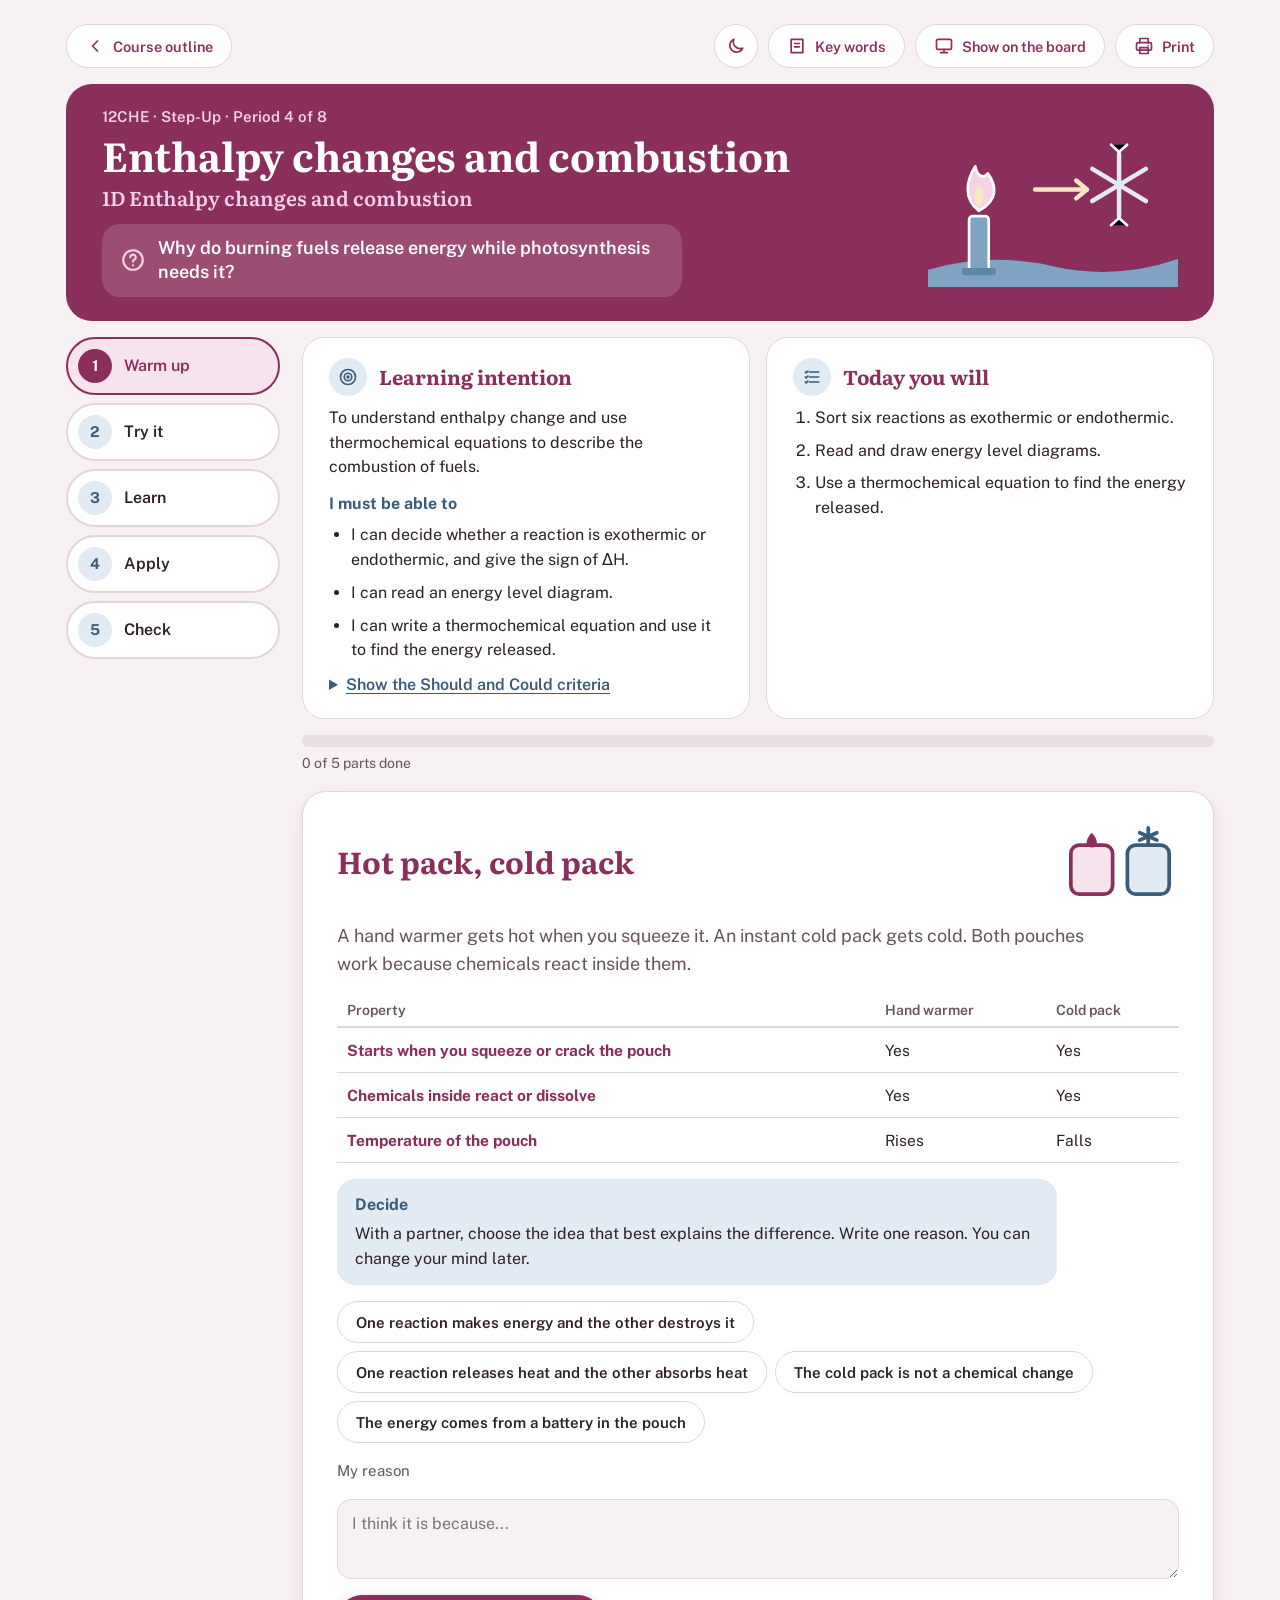
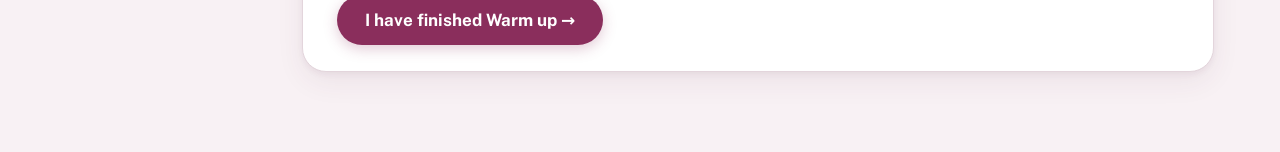
<file: orientation/enthalpy-combustion.html>
<!doctype html>
<html lang="en">
<head>
<meta charset="utf-8">
<meta name="viewport" content="width=device-width,initial-scale=1,viewport-fit=cover">
<meta name="robots" content="noindex">
<title>Enthalpy Changes and Combustion</title>
<link rel="preconnect" href="https://fonts.googleapis.com">
<link rel="preconnect" href="https://fonts.gstatic.com" crossorigin>
<link rel="stylesheet" href="https://fonts.googleapis.com/css2?family=Literata:opsz,wght@7..72,600;7..72,700&family=Public+Sans:wght@400;600;700&display=swap">
<link rel="stylesheet" href="assets/y12-lesson.css?v=3">
<link rel="stylesheet" href="../assets/y12-print.css?v=1">
<style>[hidden]{display:none!important}body{margin:0}img{max-width:100%}</style>
<link rel="icon" type="image/svg+xml" href="../favicon.svg"><link rel="icon" type="image/png" sizes="32x32" href="../favicon-32.png"><link rel="apple-touch-icon" href="../apple-touch-icon.png"></head>
<body>
<div class="page">
  <div class="toprow">
    <a class="pillbtn back" href="../"><svg class="ico" viewBox="0 0 24 24" aria-hidden="true"><path d="M15 6l-6 6 6 6"/></svg>Course outline</a>
    <button class="pillbtn round" id="themeBtn" type="button" aria-label="Switch to dark mode"></button>
    <button class="pillbtn" id="kwBtn" type="button"><svg class="ico" viewBox="0 0 24 24" aria-hidden="true"><path d="M5 4h14v16H5z"/><path d="M9 9h6M9 13h6"/></svg>Key words</button>
    <button class="pillbtn" id="boardBtn" type="button"><svg class="ico" viewBox="0 0 24 24" aria-hidden="true"><rect x="3" y="4" width="18" height="12" rx="2"/><path d="M8 20h8M12 16v4"/></svg>Show on the board</button>
    <button class="pillbtn" id="printBtn" type="button"><svg class="ico" viewBox="0 0 24 24" aria-hidden="true"><path d="M7 8V3h10v5"/><rect x="3" y="8" width="18" height="9" rx="2"/><path d="M7 14h10v7H7z"/><path d="M17 11.5h.01"/></svg>Print</button>
  </div>
  <header class="band">
    <div class="txt">
      <div class="eyebrow">12CHE · Step-Up · Period 4 of 8</div>
      <h1>Enthalpy changes and combustion</h1>
      <p class="sub">1D Enthalpy changes and combustion</p>
      <div class="kq"><svg class="ico" viewBox="0 0 24 24" aria-hidden="true"><circle cx="12" cy="12" r="9"/><path d="M9.5 9.5a2.5 2.5 0 1 1 3.5 2.3c-.7.4-1 .9-1 1.7M12 17h.01"/></svg><span>Why do burning fuels release energy while photosynthesis needs it?</span></div>
    </div>
    <svg class="band-art" viewBox="0 0 280 190" aria-hidden="true" focusable="false">
<path d="M0 170 Q70 150 140 166 T280 158 V190 H0Z" fill="#7FA3C2"/>
<rect x="46" y="110" width="22" height="64" rx="4" fill="#7FA3C2" stroke="#fff" stroke-width="3"/><rect x="38" y="168" width="38" height="8" rx="3" fill="#5E86A8"/>
<path d="M57 104c-18-14-14-34-4-50 2 12 10 14 14 8 10 14 12 30-10 42z" fill="#F6D3E4" stroke="#fff" stroke-width="3" stroke-linejoin="round"/>
<path d="M57 100c-8-8-6-18 0-26 6 8 8 18 0 26z" fill="#F9E7C0"/>
<g stroke="#E2EBF3" stroke-width="5" stroke-linecap="round"><path d="M214 40v70M184 57l60 36M184 93l60-36"/></g>
<g stroke="#fff" stroke-width="3" stroke-linecap="round"><path d="M205 30l9 8 9-8M205 120l9-8 9 8"/></g>
<path d="M120 80h58" stroke="#F9E7C0" stroke-width="5" stroke-linecap="round"/><path d="M166 70l12 10-12 10" stroke="#F9E7C0" stroke-width="5" fill="none" stroke-linecap="round" stroke-linejoin="round"/>
</svg>
  </header>
  <div class="layout">
    <nav class="tabs" id="tabs" role="tablist" aria-label="Lesson parts"></nav>
    <main class="main">
      <div class="intro">
        <section class="icard"><h2><span class="ic"><svg class="ico" viewBox="0 0 24 24" aria-hidden="true"><circle cx="12" cy="12" r="9"/><circle cx="12" cy="12" r="4.5"/><circle cx="12" cy="12" r="1"/></svg></span>Learning intention</h2><p>To understand enthalpy change and use thermochemical equations to describe the combustion of fuels.</p><h3>I must be able to</h3><ul><li>I can decide whether a reaction is exothermic or endothermic, and give the sign of ΔH.</li><li>I can read an energy level diagram.</li><li>I can write a thermochemical equation and use it to find the energy released.</li></ul><details><summary>Show the Should and Could criteria</summary>
          <ul>
            <li><b>Should:</b> I can compare complete and incomplete combustion.</li>
            <li><b>Could:</b> I can explain why the reverse of an exothermic reaction is endothermic.</li>
          </ul>
        </details></section>
        <section class="icard"><h2><span class="ic"><svg class="ico" viewBox="0 0 24 24" aria-hidden="true"><path d="M9 6h11M9 12h11M9 18h11M4 6l1 1 2-2M4 12l1 1 2-2M4 18l1 1 2-2"/></svg></span>Today you will</h2><ol><li>Sort six reactions as exothermic or endothermic.</li><li>Read and draw energy level diagrams.</li><li>Use a thermochemical equation to find the energy released.</li></ol></section>
      </div>
      <div class="prog">
        <div class="track" aria-hidden="true"><i id="pfill"></i></div>
        <div class="pmeta"><span id="pdone">0 of 5 parts done</span></div>
      </div>
<section class="panel" id="p-warmup" role="tabpanel">
    <div class="phead"><h2>Hot pack, cold pack</h2><span class="ill"><svg viewBox="0 0 96 72" aria-hidden="true" focusable="false"><rect x="8" y="22" width="34" height="40" rx="7" class="rs lr" stroke-width="3"/><path d="M25 12c-6 6-5 12 0 12s6-6 0-12z" class="r"/><rect x="54" y="22" width="34" height="40" rx="7" class="ss lsk" stroke-width="3"/><path d="M71 8v14M64 12l14 6M64 18l14-6" class="nf lsk" stroke-width="3" stroke-linecap="round"/></svg></span></div>
    <p class="lead">A hand warmer gets hot when you squeeze it. An instant cold pack gets cold. Both pouches work because chemicals react inside them.</p>
    <div class="tscroll"><table class="ptable">
      <thead><tr><th>Property</th><th>Hand warmer</th><th>Cold pack</th></tr></thead>
      <tbody>
        <tr><td>Starts when you squeeze or crack the pouch</td><td>Yes</td><td>Yes</td></tr>
        <tr><td>Chemicals inside react or dissolve</td><td>Yes</td><td>Yes</td></tr>
        <tr><td>Temperature of the pouch</td><td>Rises</td><td>Falls</td></tr>
      </tbody>
    </table></div>
    <div class="task"><span class="lab">Decide</span><p>With a partner, choose the idea that best explains the difference. Write one reason. You can change your mind later.</p></div>
    <div id="pickBtns" class="btnrow" role="group" aria-label="Choose an idea"></div>
    <label for="engReason" class="note">My reason</label>
    <textarea id="engReason" data-keep placeholder="I think it is because..."></textarea>
    <p class="note" id="engNote" hidden>Hold that thought. You will come back to it in Check.</p>
    <button class="finish" type="button" data-finish="warmup">I have finished Warm up</button>
  </section>
<section class="panel" id="p-tryit" role="tabpanel" hidden>
    <div class="phead"><h2>Reaction detective cards</h2><span class="ill" data-ill="magnifier"></span></div>
    <p class="lead">Each card describes one reaction. Decide whether it releases heat or takes in heat. Then give the sign of ΔH.</p>
    <div class="task"><span class="lab">Sort</span><p>Choose a type and a sign for every card. Then check your answers. Use Key words if you need help.</p></div>
    <div class="cards" id="cards"></div>
    <div class="btnrow">
      <button class="btn primary" type="button" id="checkSort">Check my answers</button>
      <span class="note" id="sortScore" aria-live="polite"></span>
    </div>
    <details class="extend">
      <summary>Finished the Core work? Try Extend</summary>
      <p>Respiration releases heat. Photosynthesis takes it in. Explain why these two reactions are linked by energy.</p>
      <textarea id="exploreExtend" data-keep placeholder="They are linked because..."></textarea>
      <details class="reveal"><summary>Show a possible answer</summary><div>
        <p>Photosynthesis stores light energy in glucose. Respiration releases the same amount of energy when glucose reacts with oxygen. Energy is conserved, so the reverse of an exothermic reaction is endothermic.</p>
      </div></details>
    </details>
    <button class="finish" type="button" data-finish="tryit">I have finished Try it</button>
  </section>
<section class="panel" id="p-learn" role="tabpanel" hidden>
    <div class="phead"><h2>Energy in reactions</h2><span class="ill" data-ill="bulb"></span></div>
    <div class="steps" id="steps">
      <div class="step" data-step="1">
        <span class="steplab">Part 1 of 5</span>
        <h3>Enthalpy change</h3>
        <div class="defbox"><b>Enthalpy change, ΔH.</b> The heat energy released or absorbed by a reaction at constant pressure. It is measured in kJ mol<sup>-1</sup>.</div>
        <p>The reacting chemicals are the <b>system</b>. Everything around them is the <b>surroundings</b>. Heat moves between the two.</p>
        <figure class="fig"><svg viewBox="0 0 640 250" role="img" aria-label="In an exothermic reaction heat flows out of the reacting chemicals to the surroundings, which get warmer, and the enthalpy change is negative. In an endothermic reaction heat flows from the surroundings into the chemicals, and the enthalpy change is positive."><defs><marker id="ahe" viewBox="0 0 10 10" refX="9" refY="5" markerWidth="7" markerHeight="7" orient="auto-start-reverse"><path d="M0 0L10 5L0 10z" class="ah"/></marker></defs>
<text class="tx tb" x="10" y="18" font-size="14">Exothermic</text>
<rect class="rb" x="10" y="28" width="140" height="70" rx="10"/><text class="tx tb" x="80" y="58" text-anchor="middle" font-size="13">Reacting</text><text class="tx tb" x="80" y="78" text-anchor="middle" font-size="13">chemicals</text>
<path class="ln" d="M150 63 L238 63" marker-end="url(#ahe)"/><text class="tx tb" x="194" y="52" text-anchor="middle" font-size="13">heat out</text>
<rect class="ab" x="240" y="28" width="140" height="70" rx="10"/><text class="tx tb" x="310" y="58" text-anchor="middle" font-size="13">Surroundings</text><text class="tx" x="310" y="78" text-anchor="middle" font-size="12.5">get warmer</text>
<text class="tx tb" x="400" y="58" font-size="13">ΔH is negative</text><text class="tx" x="400" y="78" font-size="12.5">Example: burning fuel</text>
<text class="tx tb" x="10" y="138" font-size="14">Endothermic</text>
<rect class="bb" x="10" y="148" width="140" height="70" rx="10"/><text class="tx tb" x="80" y="178" text-anchor="middle" font-size="13">Reacting</text><text class="tx tb" x="80" y="198" text-anchor="middle" font-size="13">chemicals</text>
<path class="ln" d="M238 183 L152 183" marker-end="url(#ahe)"/><text class="tx tb" x="194" y="172" text-anchor="middle" font-size="13">heat in</text>
<rect class="ab" x="240" y="148" width="140" height="70" rx="10"/><text class="tx tb" x="310" y="178" text-anchor="middle" font-size="13">Surroundings</text><text class="tx" x="310" y="198" text-anchor="middle" font-size="12.5">get cooler</text>
<text class="tx tb" x="400" y="178" font-size="13">ΔH is positive</text><text class="tx" x="400" y="198" font-size="12.5">Example: photosynthesis</text>
</svg><figcaption>Exothermic reactions give heat to the surroundings. Endothermic reactions take heat from them.</figcaption></figure>
        <p class="note">The sign of ΔH is from the point of view of the chemicals. Heat leaving the chemicals is negative.</p>
      </div>
      <div class="step" data-step="2" hidden>
        <span class="steplab">Part 2 of 5</span>
        <h3>Energy level diagrams</h3>
        <p>An energy level diagram compares the energy of the reactants with the energy of the products.</p>
        <figure class="fig"><svg viewBox="0 0 640 230" role="img" aria-label="Two energy level diagrams. In the exothermic diagram the products sit lower than the reactants and the enthalpy change arrow points down. In the endothermic diagram the products sit higher than the reactants and the arrow points up."><defs><marker id="ahl" viewBox="0 0 10 10" refX="9" refY="5" markerWidth="7" markerHeight="7" orient="auto-start-reverse"><path d="M0 0L10 5L0 10z" class="ah"/></marker></defs>
<text class="tx tb" x="150" y="18" text-anchor="middle" font-size="14">Exothermic</text>
<path class="ln" d="M30 30 V200 H280"/><text class="tx tm" x="14" y="118" font-size="12" transform="rotate(-90 14 118)" text-anchor="middle">Energy</text>
<path class="ln" d="M60 60 H130" style="stroke-width:5"/><text class="tx" x="95" y="50" text-anchor="middle" font-size="12.5">Reactants</text>
<path class="ln" d="M190 150 H260" style="stroke-width:5"/><text class="tx" x="225" y="172" text-anchor="middle" font-size="12.5">Products</text>
<path class="lnd" d="M130 60 L190 150"/><path class="ln" d="M160 70 L160 140" marker-end="url(#ahl)"/><text class="tx tb" x="170" y="108" font-size="13">ΔH &lt; 0</text>
<text class="tx tb" x="480" y="18" text-anchor="middle" font-size="14">Endothermic</text>
<path class="ln" d="M360 30 V200 H610"/><text class="tx tm" x="344" y="118" font-size="12" transform="rotate(-90 344 118)" text-anchor="middle">Energy</text>
<path class="ln" d="M390 150 H460" style="stroke-width:5"/><text class="tx" x="425" y="172" text-anchor="middle" font-size="12.5">Reactants</text>
<path class="ln" d="M520 60 H590" style="stroke-width:5"/><text class="tx" x="555" y="50" text-anchor="middle" font-size="12.5">Products</text>
<path class="lnd" d="M460 150 L520 60"/><path class="ln" d="M490 140 L490 70" marker-end="url(#ahl)"/><text class="tx tb" x="500" y="108" font-size="13">ΔH &gt; 0</text>
</svg><figcaption>In both diagrams the arrow runs from the reactants to the products. Its direction gives the sign of ΔH.</figcaption></figure>
        <p>If the products are lower, energy was released, so ΔH is negative. If the products are higher, energy was absorbed, so ΔH is positive.</p>
      </div>
      <div class="step" data-step="3" hidden>
        <span class="steplab">Part 3 of 5</span>
        <h3>Why heat is released or absorbed</h3>
        <p>Chemical bonds store energy. A reaction breaks the bonds in the reactants and makes new bonds in the products.</p>
        <figure class="fig"><svg viewBox="0 0 640 120" role="img" aria-label="Breaking bonds takes in energy. Making bonds releases energy. If more energy is released than taken in, the reaction is exothermic."><defs><marker id="ahb" viewBox="0 0 10 10" refX="9" refY="5" markerWidth="7" markerHeight="7" orient="auto-start-reverse"><path d="M0 0L10 5L0 10z" class="ah"/></marker></defs>
<rect class="bb" x="10" y="20" width="190" height="70" rx="10"/><text class="tx tb" x="105" y="50" text-anchor="middle" font-size="13">Breaking bonds</text><text class="tx" x="105" y="70" text-anchor="middle" font-size="12.5">takes in energy</text>
<path class="ln" d="M200 55 L238 55" marker-end="url(#ahb)"/>
<rect class="gb" x="240" y="20" width="190" height="70" rx="10"/><text class="tx tb" x="335" y="50" text-anchor="middle" font-size="13">Making bonds</text><text class="tx" x="335" y="70" text-anchor="middle" font-size="12.5">releases energy</text>
<path class="ln" d="M430 55 L468 55" marker-end="url(#ahb)"/>
<rect class="rb" x="470" y="20" width="160" height="70" rx="10"/><text class="tx tb" x="550" y="46" text-anchor="middle" font-size="12.5">More released</text><text class="tx tb" x="550" y="64" text-anchor="middle" font-size="12.5">than taken in</text><text class="tx" x="550" y="82" text-anchor="middle" font-size="12.5">means exothermic</text>
</svg><figcaption>Every reaction breaks some bonds and makes others. The balance decides the sign of ΔH.</figcaption></figure>
        <p>Burning a fuel is exothermic. The bonds made in carbon dioxide and water release more energy than the bonds broken in the fuel and oxygen.</p>
      </div>
      <div class="step" data-step="4" hidden>
        <span class="steplab">Part 4 of 5</span>
        <h3>Thermochemical equations</h3>
        <div class="defbox"><b>Thermochemical equation.</b> A balanced equation with state symbols and the value of ΔH for the amounts shown.</div>
        <div class="worked">
          <div class="line">CH<sub>4</sub>(g) + 2O<sub>2</sub>(g) → CO<sub>2</sub>(g) + 2H<sub>2</sub>O(l) &nbsp; ΔH = −890 kJ mol<sup>-1</sup></div>
          <div class="why">This means 890 kJ is released when 1 mol of methane burns completely.</div>
        </div>
        <p>The energy scales with the amount of fuel. Reversing a reaction changes the sign of ΔH.</p>
        <div class="worked">
          <span class="steplab">Worked example</span>
          <p>How much energy is released when 2.0 mol of methane burns completely?</p>
          <div class="line">Energy = 2.0 × 890 = 1780 kJ</div>
          <div class="why">Each mole releases 890 kJ, so 2.0 mol releases twice as much.</div>
        </div>
      </div>
      <div class="step" data-step="5" hidden>
        <span class="steplab">Part 5 of 5</span>
        <h3>Combustion</h3>
        <div class="defbox"><b>Combustion.</b> A reaction in which a fuel reacts with oxygen and releases heat. It is always exothermic.</div>
        <div class="tscroll"><table class="ptable">
          <thead><tr><th></th><th>Complete combustion</th><th>Incomplete combustion</th></tr></thead>
          <tbody>
            <tr><td>Oxygen supply</td><td>Plenty</td><td>Limited</td></tr>
            <tr><td>Products of burning methane</td><td>CO<sub>2</sub> and H<sub>2</sub>O</td><td>CO or C as well as H<sub>2</sub>O</td></tr>
            <tr><td>Flame</td><td>Blue</td><td>Yellow and sooty</td></tr>
            <tr><td>Energy released</td><td>The most</td><td>Less</td></tr>
          </tbody>
        </table></div>
        <div class="worked">
          <div class="line">2CH<sub>4</sub>(g) + 3O<sub>2</sub>(g) → 2CO(g) + 4H<sub>2</sub>O(l)</div>
          <div class="why">Check the balance. Each side has 2 carbon, 8 hydrogen and 6 oxygen atoms.</div>
        </div>
        <p>Carbon monoxide, CO, is a poisonous gas. Soot, C, is unburnt carbon. Both still hold energy that was not released.</p>
      </div>
    </div>
    <div class="stepnav">
      <button class="btn" type="button" id="stepBack">Back</button>
      <div class="dots" id="dots" aria-hidden="true"></div>
      <button class="btn primary" type="button" id="stepNext">Next</button>
    </div>
    <details class="extend">
      <summary>Finished the Core work? Try Extend</summary>
      <p>Burning methane to make liquid water gives ΔH = −890 kJ mol<sup>-1</sup>. Making water vapour gives ΔH = −802 kJ mol<sup>-1</sup>. Suggest why the values differ.</p>
      <textarea id="explainExtend" data-keep placeholder="They differ because..."></textarea>
      <details class="reveal"><summary>Show the answer</summary><div>
        <p>Turning water vapour into liquid water releases extra energy, because bonds form between the water molecules. The equation makes 2 mol of water, and 2 × 44 = 88 kJ. This is the gap between 890 and 802.</p>
      </div></details>
    </details>
    <button class="finish" type="button" data-finish="learn">I have finished Learn</button>
  </section>
<section class="panel" id="p-apply" role="tabpanel" hidden>
    <div class="phead"><h2>Is it complete?</h2><span class="ill" data-ill="cycle"></span></div>
    <p class="lead">Burning is useful, and it can be dangerous. Pick a setting. Decide whether the combustion is complete or incomplete, and give two reasons.</p>
    <div class="worked">
      <span class="steplab">Worked example</span>
      <p><b>Setting:</b> A Bunsen burner has its air hole closed. The flame is yellow and leaves soot on a beaker.</p>
      <p><b>Choice:</b> Incomplete combustion. Less oxygen reaches the gas, so some carbon is left as soot, C.</p>
      <p>The fix is to open the air hole. The flame turns blue and burns completely.</p>
    </div>
    <div class="task"><span class="lab">Your turn</span><p>Choose one setting. Pick an option and write your reasons. Then open the strong answer and compare.</p></div>
    <div class="topics" id="topics"></div>
    <div id="topicBody" hidden class="topicbody">
      <p id="topicDesc"></p>
      <label for="scenFuel" class="note">I think this is</label>
      <select id="scenFuel"></select>
      <label for="scenReason" class="note">My reasons</label>
      <textarea id="scenReason" placeholder="I chose this because... To fix it..."></textarea>
      <details class="reveal"><summary>Show a strong answer</summary><div id="topicLinks"></div></details>
    </div>
    <details class="extend">
      <summary>Finished the Core work? Try Extend</summary>
      <p>Incomplete combustion is dangerous and also wasteful. Explain why it is wasteful.</p>
      <textarea id="elabExtend" data-keep placeholder="It is wasteful because..."></textarea>
      <details class="reveal"><summary>Show a possible answer</summary><div>
        <p>Carbon monoxide and soot still hold chemical energy that was never released. The same amount of fuel gives less heat, so more fuel is needed.</p>
      </div></details>
    </details>
    <button class="finish" type="button" data-finish="apply">I have finished Apply</button>
  </section>
<section class="panel" id="p-check" role="tabpanel" hidden>
    <div class="phead"><h2>Exit ticket</h2><span class="ill" data-ill="balance"></span></div>
    <div class="fb info" id="revealBox">
      <p><b>Back to the pouches.</b> The hand warmer is exothermic, so heat flows from the chemicals to your hand. The cold pack is endothermic, so heat flows from your hand into the chemicals.</p>
      <p id="yourPick"></p>
    </div>
    <div id="quiz"></div>
    <h3>Write the equation</h3>
    <p>Write the thermochemical equation for the complete combustion of methane. Include state symbols and ΔH.</p>
    <textarea id="evalEq" data-keep placeholder="Your equation"></textarea>
    <details class="reveal"><summary>Show the answer</summary><div>
      <p>CH<sub>4</sub>(g) + 2O<sub>2</sub>(g) → CO<sub>2</sub>(g) + 2H<sub>2</sub>O(l) &nbsp; ΔH = −890 kJ mol<sup>-1</sup></p>
    </div></details>
    <div class="task"><span class="lab">Last word</span><p>Look back at your Warm up reason. Rewrite it using the words exothermic, endothermic and surroundings.</p></div>
    <textarea id="evalReason" data-keep placeholder="The hand warmer gets hot because..."></textarea>
    <button class="finish" type="button" data-finish="check">I have finished Check</button>
  </section>
    </main>
  </div>
</div>

<div class="scrim" id="scrim" hidden></div>
<aside class="drawer" id="drawer" hidden aria-label="Key words">
  <div class="dhead"><h2>Key words</h2><button class="x" type="button" id="kwClose" aria-label="Close key words"><svg viewBox="0 0 24 24" aria-hidden="true"><path d="M6 6l12 12M18 6L6 18"/></svg></button></div>
  <dl><dt>Enthalpy change (ΔH)</dt><dd>The heat energy released or absorbed by a reaction at constant pressure, in kJ mol⁻¹.</dd><dt>Exothermic</dt><dd>A reaction that releases heat to the surroundings. ΔH is negative.</dd><dt>Endothermic</dt><dd>A reaction that absorbs heat from the surroundings. ΔH is positive.</dd><dt>System</dt><dd>The reacting chemicals.</dd><dt>Surroundings</dt><dd>Everything around the reacting chemicals.</dd><dt>Energy level diagram</dt><dd>A diagram that compares the energy of the reactants and the products.</dd><dt>Thermochemical equation</dt><dd>A balanced equation with state symbols and the value of ΔH.</dd><dt>Combustion</dt><dd>A reaction in which a fuel reacts with oxygen and releases heat.</dd><dt>Complete combustion</dt><dd>Combustion with plenty of oxygen. It makes carbon dioxide and water.</dd><dt>Incomplete combustion</dt><dd>Combustion with limited oxygen. It makes carbon monoxide or soot.</dd></dl>
  <div class="rm"><b>Watch out</b><p>A negative ΔH does not mean less energy was used. It means energy was released.</p></div><div class="rm"><b>Watch out</b><p>An exothermic reaction can still need a spark or a flame to start.</p></div><div class="rm"><b>Watch out</b><p>The sign of ΔH is from the point of view of the chemicals, not the surroundings.</p></div><div class="rm"><b>Watch out</b><p>Blue flames show complete combustion. Yellow sooty flames show incomplete combustion.</p></div>
</aside>

<div class="board" id="board" hidden role="dialog" aria-label="Board view">
  <div class="bband"><div class="bsub">Enthalpy changes and combustion</div><h2>1D Enthalpy changes and combustion</h2></div>
  <div class="bgrid">
    <div class="bbox li"><div class="bl"><span class="bi"><svg class="ico" viewBox="0 0 24 24" aria-hidden="true"><circle cx="12" cy="12" r="9"/><circle cx="12" cy="12" r="4.5"/><circle cx="12" cy="12" r="1"/></svg></span>Learning intention</div><p>To understand enthalpy change and use thermochemical equations to describe the combustion of fuels.</p></div>
    <div class="bbox kqb"><div class="bl"><span class="bi"><svg class="ico" viewBox="0 0 24 24" aria-hidden="true"><circle cx="12" cy="12" r="9"/><path d="M9.5 9.5a2.5 2.5 0 1 1 3.5 2.3c-.7.4-1 .9-1 1.7M12 17h.01"/></svg></span>Key question</div><p>Why do burning fuels release energy while photosynthesis needs it?</p></div>
    <div class="bbox tyw" id="bTyw"><div class="bl"><span class="bi"><svg class="ico" viewBox="0 0 24 24" aria-hidden="true"><path d="M9 6h11M9 12h11M9 18h11M4 6l1 1 2-2M4 12l1 1 2-2M4 18l1 1 2-2"/></svg></span>Today you will</div><ol><li>Sort six reactions as exothermic or endothermic.</li><li>Read and draw energy level diagrams.</li><li>Use a thermochemical equation to find the energy released.</li></ol>
      <div class="bsc" id="bSc" hidden><b>Success criteria</b><span>I can decide whether a reaction is exothermic or endothermic, and give the sign of ΔH.</span><span>I can read an energy level diagram.</span><span>I can write a thermochemical equation and use it to find the energy released.</span></div>
    </div>
  </div>
  <div class="bfoot"><button class="btn" type="button" id="bScBtn">Show success criteria</button><button class="btn primary" type="button" id="boardClose">Close</button></div>
</div>

<script>window.LESSON={"key": "12che-stepup-p4-v2", "parts": [["warmup", "Warm up"], ["tryit", "Try it"], ["learn", "Learn"], ["apply", "Apply"], ["check", "Check"]], "pick": {"options": ["One reaction makes energy and the other destroys it", "One reaction releases heat and the other absorbs heat", "The cold pack is not a chemical change", "The energy comes from a battery in the pouch"]}, "sort": {"cols": [{"id": "type", "label": "What type is it?", "opts": ["Exothermic", "Endothermic"]}, {"id": "sign", "label": "What is the sign of ΔH?", "opts": ["ΔH is negative", "ΔH is positive"]}], "cards": [{"id": "c1", "t": "Methane burns in a Bunsen burner. The flame heats a beaker of water.", "ans": [0, 0], "why": "Heat leaves the reacting chemicals, so ΔH is negative."}, {"id": "c2", "t": "A green leaf turns carbon dioxide and water into glucose in sunlight.", "ans": [1, 1], "why": "The leaf takes in light energy and stores it, so ΔH is positive."}, {"id": "c3", "t": "Your cells react glucose with oxygen. Your body stays warm.", "ans": [0, 0], "why": "Respiration releases energy, so ΔH is negative."}, {"id": "c4", "t": "Ammonium nitrate dissolves in water inside a cold pack. The pouch feels cold.", "ans": [1, 1], "why": "Heat flows from the surroundings into the chemicals, so ΔH is positive."}, {"id": "c5", "t": "Iron powder reacts with oxygen in a hand warmer. The pouch heats up.", "ans": [0, 0], "why": "Heat flows out to your hands, so ΔH is negative."}, {"id": "c6", "t": "Limestone is heated in a kiln and breaks down into lime and carbon dioxide. It keeps taking in heat.", "ans": [1, 1], "why": "The reaction only continues while heat is supplied, so ΔH is positive."}]}, "scen": {"mode": "choice", "choose": "Choose an option", "options": ["Complete combustion", "Incomplete combustion"], "items": [{"id": "s1", "label": "A gas heater in a sealed room", "desc": "A gas heater runs all night in a small bedroom with the window and door shut. The flame has turned yellow.", "answer": "<p><b>Incomplete combustion.<\/b> The oxygen in the room is running low, so carbon monoxide forms. The yellow flame is a warning.<\/p><p><b>The fix:<\/b> open a window, turn the heater off and have it serviced. Carbon monoxide is poisonous.<\/p>"}, {"id": "s2", "label": "A camp stove outdoors", "desc": "A camp stove burns gas in the open air. The flame is blue and steady.", "answer": "<p><b>Complete combustion.<\/b> Plenty of air reaches the gas, so carbon dioxide and water form and the most energy is released.<\/p><p><b>A cost:<\/b> even complete combustion makes carbon dioxide, a greenhouse gas. <span class=\"sdgchip\">Goal 7<\/span><\/p>"}, {"id": "s3", "label": "A car in a closed garage", "desc": "A car engine idles in a closed garage. The air is warm and smells of fumes.", "answer": "<p><b>Incomplete combustion.<\/b> The engine burns petrol with a limited oxygen supply as the air is used up, so carbon monoxide forms.<\/p><p><b>The fix:<\/b> open the garage door before starting the engine.<\/p>"}, {"id": "s4", "label": "A barbecue under a shelter", "desc": "A gas barbecue is turned on, and the burners have a steady blue flame. It stands on a patio with open sides.", "answer": "<p><b>Complete combustion.<\/b> The open sides let plenty of air reach the burners. The blue flame shows that the gas burns completely.<\/p><p><b>A check:<\/b> if the flame turned yellow or sooty, the air supply would be too low.<\/p>"}]}, "quiz": [{"id": "q1", "q": "What is the sign of ΔH for an exothermic reaction?", "o": ["Positive", "Negative", "Zero"], "a": 1, "why": "Heat leaves the chemicals, so ΔH is negative."}, {"id": "q2", "q": "The combustion of ethanol has ΔH = −1367 kJ mol⁻¹. How much energy is released when 2.0 mol burns completely?", "o": ["684 kJ", "1367 kJ", "2734 kJ"], "a": 2, "why": "2.0 × 1367 = 2734 kJ."}, {"id": "q3", "q": "Which product forms in incomplete combustion but not in complete combustion?", "o": ["Water", "Carbon monoxide", "Carbon dioxide"], "a": 1, "why": "With limited oxygen, carbon forms carbon monoxide or soot."}, {"id": "q4", "q": "On the energy level diagram of an exothermic reaction, where are the products?", "o": ["Higher than the reactants", "At the same level as the reactants", "Lower than the reactants"], "a": 2, "why": "Energy is released, so the products have less energy than the reactants."}, {"id": "q5", "q": "Burning 1 mol of glucose has ΔH = −2803 kJ mol⁻¹. What is ΔH for making 1 mol of glucose by photosynthesis?", "o": ["−2803 kJ mol⁻¹", "+2803 kJ mol⁻¹", "0 kJ mol⁻¹"], "a": 1, "why": "Reversing a reaction changes the sign of ΔH."}]};</script>
<script src="assets/y12-lesson.js?v=3"></script>
<script src="../assets/qrcode.js"></script>
<script src="../assets/y12-print.js?v=1"></script>
</body>
</html>
</file>
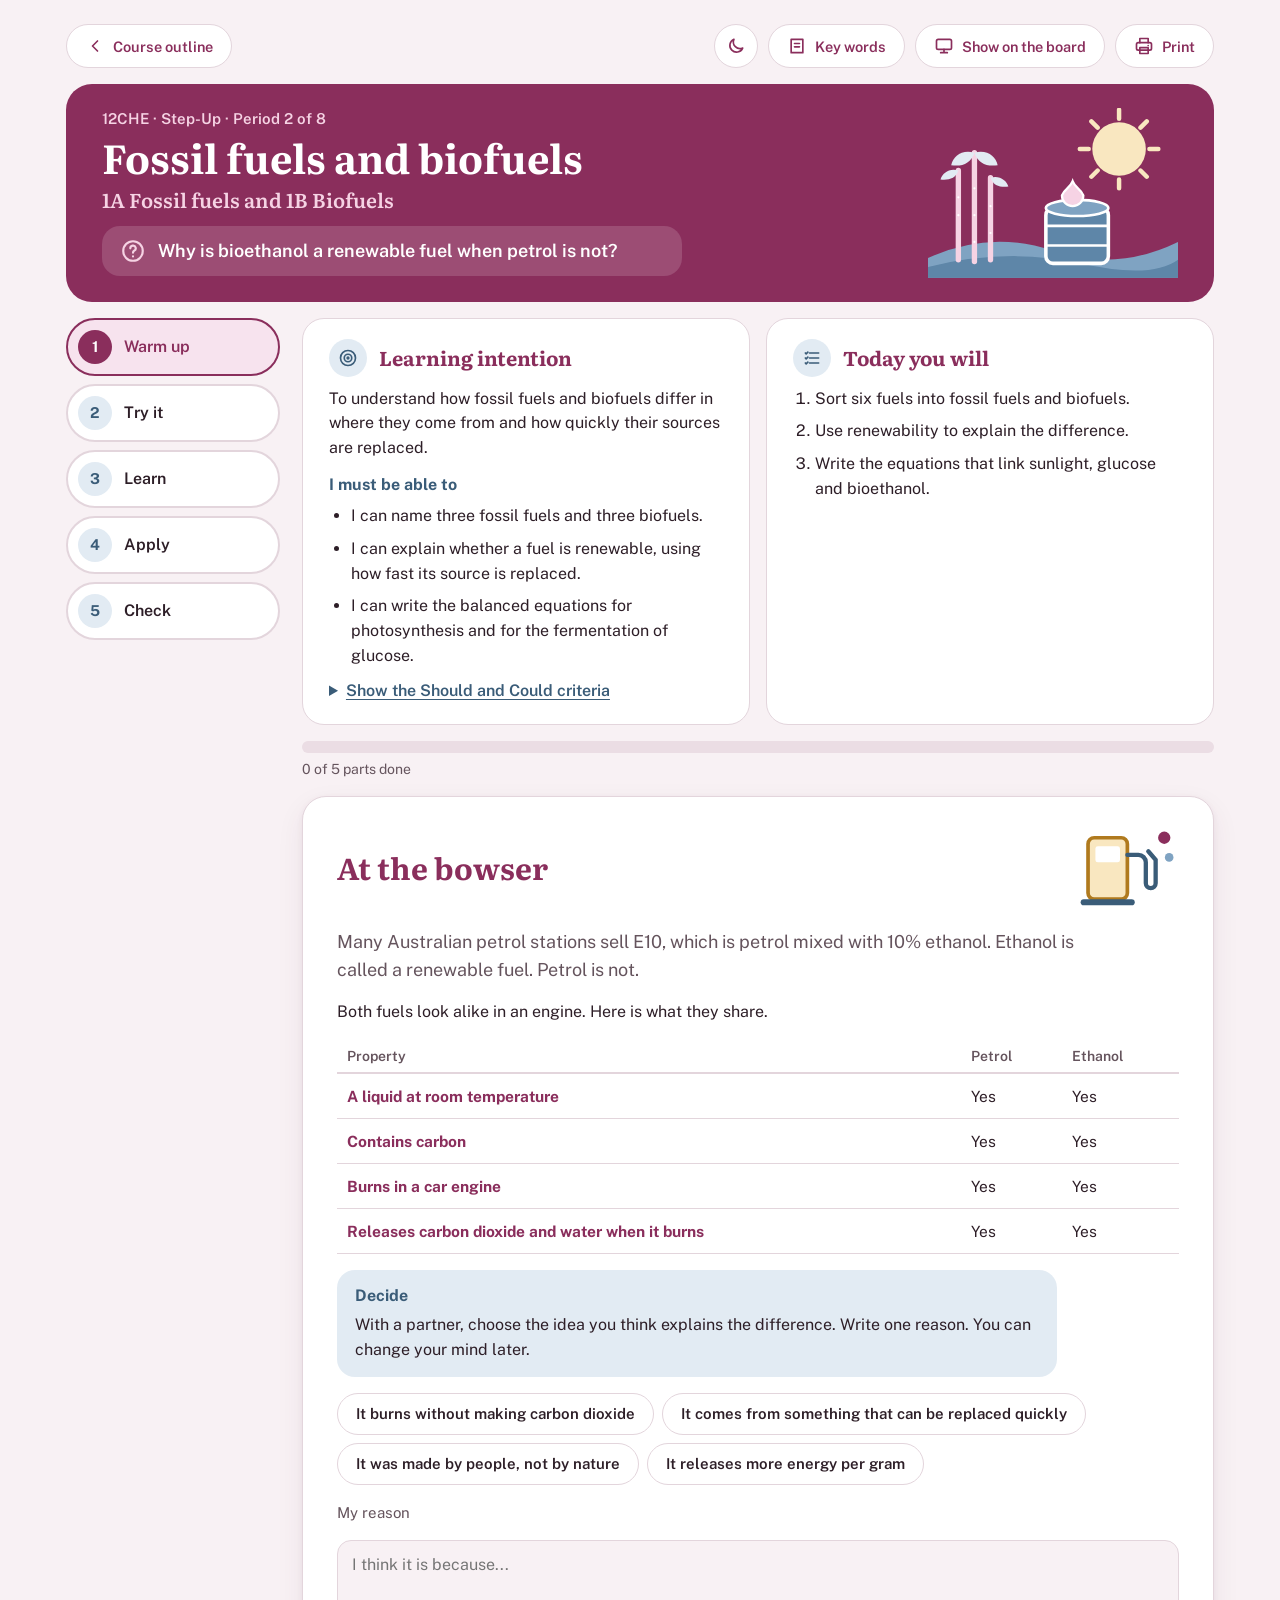
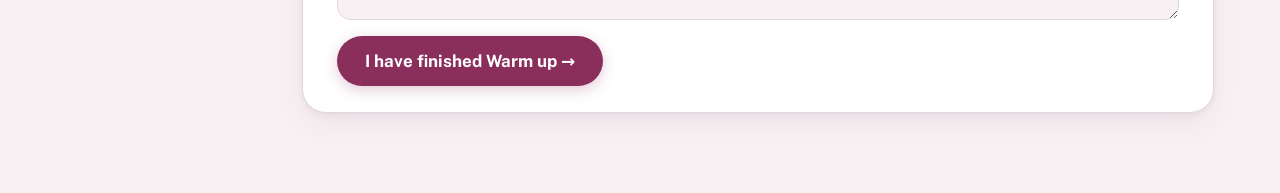
<file: orientation/fossil-fuels-biofuels.html>
<!doctype html>
<html lang="en">
<head>
<meta charset="utf-8">
<meta name="viewport" content="width=device-width,initial-scale=1,viewport-fit=cover">
<meta name="robots" content="noindex">
<title>Fossil Fuels and Biofuels</title>
<link rel="preconnect" href="https://fonts.googleapis.com">
<link rel="preconnect" href="https://fonts.gstatic.com" crossorigin>
<link rel="stylesheet" href="https://fonts.googleapis.com/css2?family=Literata:opsz,wght@7..72,600;7..72,700&family=Public+Sans:wght@400;600;700&display=swap">
<link rel="stylesheet" href="assets/y12-lesson.css?v=3">
<link rel="stylesheet" href="../assets/y12-print.css?v=1">
<style>[hidden]{display:none!important}body{margin:0}img{max-width:100%}</style>
<link rel="icon" type="image/svg+xml" href="../favicon.svg"><link rel="icon" type="image/png" sizes="32x32" href="../favicon-32.png"><link rel="apple-touch-icon" href="../apple-touch-icon.png"></head>
<body>
<div class="page">
  <div class="toprow">
    <a class="pillbtn back" href="../"><svg class="ico" viewBox="0 0 24 24" aria-hidden="true"><path d="M15 6l-6 6 6 6"/></svg>Course outline</a>
    <button class="pillbtn round" id="themeBtn" type="button" aria-label="Switch to dark mode"></button>
    <button class="pillbtn" id="kwBtn" type="button"><svg class="ico" viewBox="0 0 24 24" aria-hidden="true"><path d="M5 4h14v16H5z"/><path d="M9 9h6M9 13h6"/></svg>Key words</button>
    <button class="pillbtn" id="boardBtn" type="button"><svg class="ico" viewBox="0 0 24 24" aria-hidden="true"><rect x="3" y="4" width="18" height="12" rx="2"/><path d="M8 20h8M12 16v4"/></svg>Show on the board</button>
    <button class="pillbtn" id="printBtn" type="button"><svg class="ico" viewBox="0 0 24 24" aria-hidden="true"><path d="M7 8V3h10v5"/><rect x="3" y="8" width="18" height="9" rx="2"/><path d="M7 14h10v7H7z"/><path d="M17 11.5h.01"/></svg>Print</button>
  </div>
  <header class="band">
    <div class="txt">
      <div class="eyebrow">12CHE · Step-Up · Period 2 of 8</div>
      <h1>Fossil fuels and biofuels</h1>
      <p class="sub">1A Fossil fuels and 1B Biofuels</p>
      <div class="kq"><svg class="ico" viewBox="0 0 24 24" aria-hidden="true"><circle cx="12" cy="12" r="9"/><path d="M9.5 9.5a2.5 2.5 0 1 1 3.5 2.3c-.7.4-1 .9-1 1.7M12 17h.01"/></svg><span>Why is bioethanol a renewable fuel when petrol is not?</span></div>
    </div>
    <svg class="band-art" viewBox="0 0 280 190" aria-hidden="true" focusable="false">
<circle cx="214" cy="46" r="30" fill="#F9E7C0"/><g stroke="#F9E7C0" stroke-width="5" stroke-linecap="round"><path d="M214 2v10M214 80v10M170 46h10M248 46h10M183 15l7 7M238 70l7 7M245 15l-7 7M183 77l7-7"/></g>
<path d="M0 168 Q70 136 140 160 T280 150 V190 H0Z" fill="#7FA3C2"/><path d="M0 178 Q90 156 170 174 T280 170 V190 H0Z" fill="#5E86A8"/>
<g stroke="#F6D3E4" stroke-linecap="round" stroke-width="6"><path d="M34 170V70"/><path d="M52 172V50"/><path d="M70 170V78"/></g>
<g stroke="#fff" stroke-width="2.5" stroke-linecap="round"><path d="M34 100h-0M34 120h0M52 90h0M52 120h0M52 150h0M70 110h0M70 140h0"/></g>
<g fill="#E2EBF3"><path d="M52 50c-14-4-24 4-26 14 12 2 22-2 26-14z"/><path d="M52 50c14-4 24 4 26 14-12 2-22-2-26-14z"/><path d="M34 70c-10-3-18 3-20 10 9 1 17-1 20-10z"/><path d="M70 78c10-3 18 3 20 10-9 1-17-1-20-10z"/></g>
<rect x="132" y="112" width="70" height="62" rx="8" fill="#5E86A8" stroke="#fff" stroke-width="4"/>
<path d="M132 132h70M132 154h70" stroke="#fff" stroke-width="3"/>
<ellipse cx="167" cy="112" rx="35" ry="9" fill="#7FA3C2" stroke="#fff" stroke-width="3"/>
<path d="M150 98c3-8 9-8 12-16 3 8 9 8 12 16a12 12 0 0 1-24 0z" fill="#F6D3E4" stroke="#fff" stroke-width="2.5"/>
</svg>
  </header>
  <div class="layout">
    <nav class="tabs" id="tabs" role="tablist" aria-label="Lesson parts"></nav>
    <main class="main">
      <div class="intro">
        <section class="icard"><h2><span class="ic"><svg class="ico" viewBox="0 0 24 24" aria-hidden="true"><circle cx="12" cy="12" r="9"/><circle cx="12" cy="12" r="4.5"/><circle cx="12" cy="12" r="1"/></svg></span>Learning intention</h2><p>To understand how fossil fuels and biofuels differ in where they come from and how quickly their sources are replaced.</p><h3>I must be able to</h3><ul><li>I can name three fossil fuels and three biofuels.</li><li>I can explain whether a fuel is renewable, using how fast its source is replaced.</li><li>I can write the balanced equations for photosynthesis and for the fermentation of glucose.</li></ul><details><summary>Show the Should and Could criteria</summary>
          <ul>
            <li><b>Should:</b> I can explain why biogas is renewable when it is mostly methane, like natural gas.</li>
            <li><b>Could:</b> I can weigh up a benefit and a cost of using a biofuel in a given setting.</li>
          </ul>
        </details></section>
        <section class="icard"><h2><span class="ic"><svg class="ico" viewBox="0 0 24 24" aria-hidden="true"><path d="M9 6h11M9 12h11M9 18h11M4 6l1 1 2-2M4 12l1 1 2-2M4 18l1 1 2-2"/></svg></span>Today you will</h2><ol><li>Sort six fuels into fossil fuels and biofuels.</li><li>Use renewability to explain the difference.</li><li>Write the equations that link sunlight, glucose and bioethanol.</li></ol></section>
      </div>
      <div class="prog">
        <div class="track" aria-hidden="true"><i id="pfill"></i></div>
        <div class="pmeta"><span id="pdone">0 of 5 parts done</span></div>
      </div>
<section class="panel" id="p-warmup" role="tabpanel">
    <div class="phead"><h2>At the bowser</h2><span class="ill"><svg viewBox="0 0 96 72" aria-hidden="true" focusable="false"><rect x="22" y="12" width="32" height="50" rx="5" class="sun sunk" stroke-width="3"/><rect x="28" y="19" width="20" height="13" rx="2" class="w"/><path d="M54 26h9a6 6 0 0 1 6 6v17a4 4 0 0 0 8 0V30l-6-7" class="nf lsk" stroke-width="3.5" stroke-linecap="round"/><rect x="16" y="62" width="44" height="5" rx="2.5" class="s"/><circle cx="84" cy="12" r="5" class="r"/><circle cx="88" cy="28" r="3.5" class="smid"/></svg></span></div>
    <p class="lead">Many Australian petrol stations sell E10, which is petrol mixed with 10% ethanol. Ethanol is called a renewable fuel. Petrol is not.</p>
    <p>Both fuels look alike in an engine. Here is what they share.</p>
    <div class="tscroll"><table class="ptable">
      <thead><tr><th>Property</th><th>Petrol</th><th>Ethanol</th></tr></thead>
      <tbody>
        <tr><td>A liquid at room temperature</td><td>Yes</td><td>Yes</td></tr>
        <tr><td>Contains carbon</td><td>Yes</td><td>Yes</td></tr>
        <tr><td>Burns in a car engine</td><td>Yes</td><td>Yes</td></tr>
        <tr><td>Releases carbon dioxide and water when it burns</td><td>Yes</td><td>Yes</td></tr>
      </tbody>
    </table></div>
    <div class="task"><span class="lab">Decide</span><p>With a partner, choose the idea you think explains the difference. Write one reason. You can change your mind later.</p></div>
    <div id="pickBtns" class="btnrow" role="group" aria-label="Choose an idea"></div>
    <label for="engReason" class="note">My reason</label>
    <textarea id="engReason" data-keep placeholder="I think it is because..."></textarea>
    <p class="note" id="engNote" hidden>Hold that thought. You will come back to it in Check.</p>
    <button class="finish" type="button" data-finish="warmup">I have finished Warm up</button>
  </section>
<section class="panel" id="p-tryit" role="tabpanel" hidden>
    <div class="phead"><h2>Fuel detective cards</h2><span class="ill" data-ill="magnifier"></span></div>
    <p class="lead">Each card describes one of six fuels. Name the fuel, then decide whether it is a fossil fuel or a biofuel.</p>
    <div class="task"><span class="lab">Sort</span><p>Choose a fuel and a type for every card. Then check your answers. Use Key words if you need help.</p></div>
    <div class="cards" id="cards"></div>
    <div class="btnrow">
      <button class="btn primary" type="button" id="checkSort">Check my answers</button>
      <span class="note" id="sortScore" aria-live="polite"></span>
    </div>
    <details class="extend">
      <summary>Finished the Core work? Try Extend</summary>
      <p>Biogas and natural gas are both mostly methane, CH<sub>4</sub>. Write down one way they are the same and one way they are different.</p>
      <textarea id="exploreExtend" data-keep placeholder="They are the same because... They are different because..."></textarea>
      <details class="reveal"><summary>Show a possible answer</summary><div>
        <p><b>The same:</b> both are mostly methane, so they burn the same way and release the same products.</p>
        <p><b>Different:</b> natural gas formed underground over millions of years. Biogas is made by bacteria from waste that is replaced all the time.</p>
      </div></details>
    </details>
    <button class="finish" type="button" data-finish="tryit">I have finished Try it</button>
  </section>
<section class="panel" id="p-learn" role="tabpanel" hidden>
    <div class="phead"><h2>Where fuels come from</h2><span class="ill" data-ill="bulb"></span></div>
    <div class="steps" id="steps">
      <div class="step" data-step="1">
        <span class="steplab">Part 1 of 5</span>
        <h3>What is a fuel?</h3>
        <div class="defbox"><b>Fuel.</b> A substance that releases useful energy when it reacts, usually by burning in oxygen.</div>
        <p>A fuel stores chemical energy in its bonds. When it burns, that energy is released as heat and light.</p>
        <p>Fuels fall into two groups, based on where they come from.</p>
        <figure class="fig"><svg viewBox="0 0 640 196" role="img" aria-label="Fuels split into fossil fuels, which are coal, natural gas and petrol, and biofuels, which are biogas, bioethanol and biodiesel">
<rect class="nb" x="230" y="6" width="180" height="36" rx="9"/><text class="tx tb" x="320" y="29" text-anchor="middle" font-size="14">Fuels for energy</text>
<path class="ln" d="M290 42 L160 80"/><path class="ln" d="M350 42 L480 80"/>
<rect class="ab" x="50" y="80" width="220" height="38" rx="9"/><text class="tx tb" x="160" y="104" text-anchor="middle" font-size="14">Fossil fuels</text>
<rect class="gb" x="370" y="80" width="220" height="38" rx="9"/><text class="tx tb" x="480" y="104" text-anchor="middle" font-size="14">Biofuels</text>
<path class="ln" d="M130 118 L64 150"/><path class="ln" d="M160 118 L160 150"/><path class="ln" d="M190 118 L256 150"/>
<path class="ln" d="M450 118 L384 150"/><path class="ln" d="M480 118 L480 150"/><path class="ln" d="M510 118 L576 150"/>
<rect class="nb" x="20" y="150" width="88" height="34" rx="8"/><text class="tx" x="64" y="172" text-anchor="middle" font-size="13">Coal</text>
<rect class="nb" x="116" y="150" width="88" height="34" rx="8"/><text class="tx" x="160" y="172" text-anchor="middle" font-size="13">Natural gas</text>
<rect class="nb" x="212" y="150" width="88" height="34" rx="8"/><text class="tx" x="256" y="172" text-anchor="middle" font-size="13">Petrol</text>
<rect class="nb" x="340" y="150" width="88" height="34" rx="8"/><text class="tx" x="384" y="172" text-anchor="middle" font-size="13">Biogas</text>
<rect class="nb" x="436" y="150" width="88" height="34" rx="8"/><text class="tx" x="480" y="172" text-anchor="middle" font-size="13">Bioethanol</text>
<rect class="nb" x="532" y="150" width="88" height="34" rx="8"/><text class="tx" x="576" y="172" text-anchor="middle" font-size="13">Biodiesel</text>
</svg><figcaption>This lesson uses these six fuels. They are the ones named in the study design.</figcaption></figure>
      </div>
      <div class="step" data-step="2" hidden>
        <span class="steplab">Part 2 of 5</span>
        <h3>Fossil fuels</h3>
        <p>Fossil fuels formed from the remains of plants and sea organisms that died long ago. Mud and rock buried them, and heat and pressure slowly changed them over millions of years.</p>
        <figure class="fig"><svg viewBox="0 0 640 100" role="img" aria-label="Flow chart: plants and sea organisms die, are buried under mud and rock, and are changed by heat and pressure over millions of years into coal, oil and natural gas"><defs><marker id="ahf" viewBox="0 0 10 10" refX="9" refY="5" markerWidth="7" markerHeight="7" orient="auto-start-reverse"><path d="M0 0L10 5L0 10z" class="ah"/></marker></defs>
<rect class="nb" x="10" y="20" width="136" height="56" rx="9"/><text class="tx" x="78" y="44" text-anchor="middle" font-size="12.5">Plants and sea</text><text class="tx" x="78" y="62" text-anchor="middle" font-size="12.5">organisms die</text>
<path class="ln" d="M146 48 L172 48" marker-end="url(#ahf)"/>
<rect class="nb" x="174" y="20" width="136" height="56" rx="9"/><text class="tx" x="242" y="44" text-anchor="middle" font-size="12.5">Buried under</text><text class="tx" x="242" y="62" text-anchor="middle" font-size="12.5">mud and rock</text>
<path class="ln" d="M310 48 L336 48" marker-end="url(#ahf)"/>
<rect class="ab" x="338" y="20" width="156" height="56" rx="9"/><text class="tx" x="416" y="44" text-anchor="middle" font-size="12.5">Heat and pressure</text><text class="tx" x="416" y="62" text-anchor="middle" font-size="12.5">for millions of years</text>
<path class="ln" d="M494 48 L520 48" marker-end="url(#ahf)"/>
<rect class="rb" x="522" y="20" width="108" height="56" rx="9"/><text class="tx tb" x="576" y="44" text-anchor="middle" font-size="12.5">Coal, oil or</text><text class="tx tb" x="576" y="62" text-anchor="middle" font-size="12.5">natural gas</text>
</svg><figcaption>Fossil fuels come from the remains of living things that died long ago.</figcaption></figure>
        <div class="tscroll"><table class="ptable">
          <thead><tr><th>Fuel</th><th>What it is</th></tr></thead>
          <tbody>
            <tr><td>Coal</td><td>A solid that is mostly carbon. It formed from buried plants.</td></tr>
            <tr><td>Natural gas</td><td>A gas that is mostly methane, CH<sub>4</sub>. It is found underground, often with oil.</td></tr>
            <tr><td>Petrol</td><td>A mixture of liquid hydrocarbons, such as octane, C<sub>8</sub>H<sub>18</sub>. It is separated from crude oil by fractional distillation.</td></tr>
          </tbody>
        </table></div>
      </div>
      <div class="step" data-step="3" hidden>
        <span class="steplab">Part 3 of 5</span>
        <h3>Renewable or not?</h3>
        <div class="defbox"><b>Renewable.</b> A resource that natural processes can replace within a relatively short period of time.</div>
        <p>We burn fossil fuels far faster than they form. So they are <b>non-renewable</b>.</p>
        <p>A biofuel comes from a crop or waste that is replaced within a year or so. So biofuels are <b>renewable</b>.</p>
        <figure class="fig"><svg viewBox="0 0 640 214" role="img" aria-label="Two flow charts. A fossil fuel needs millions of years to form. A biofuel crop grows in about a year."><defs><marker id="ahr" viewBox="0 0 10 10" refX="9" refY="5" markerWidth="7" markerHeight="7" orient="auto-start-reverse"><path d="M0 0L10 5L0 10z" class="ah"/></marker></defs>
<text class="tx tb" x="10" y="16" font-size="14">A fossil fuel</text>
<rect class="nb" x="10" y="24" width="150" height="36" rx="8"/><text class="tx" x="85" y="47" text-anchor="middle" font-size="13">Organisms buried</text>
<path class="ln" d="M160 42 L188 42" marker-end="url(#ahr)"/>
<rect class="nb" x="190" y="24" width="150" height="36" rx="8"/><text class="tx" x="265" y="47" text-anchor="middle" font-size="13">Heat and pressure</text>
<path class="ln" d="M340 42 L368 42" marker-end="url(#ahr)"/>
<rect class="ab" x="370" y="24" width="120" height="36" rx="8"/><text class="tx tb" x="430" y="47" text-anchor="middle" font-size="13">Fossil fuel</text>
<path class="lnd" d="M10 72 H340"/><path class="lnd" d="M10 66 V78"/><path class="lnd" d="M340 66 V78"/>
<text class="tx tb" x="175" y="94" text-anchor="middle" font-size="13">Takes millions of years</text>
<text class="tx tb" x="10" y="124" font-size="14">A biofuel</text>
<rect class="nb" x="10" y="132" width="150" height="36" rx="8"/><text class="tx" x="85" y="155" text-anchor="middle" font-size="13">CO<tspan baseline-shift="sub" font-size="9">2</tspan> and water</text>
<path class="ln" d="M160 150 L188 150" marker-end="url(#ahr)"/>
<rect class="nb" x="190" y="132" width="150" height="36" rx="8"/><text class="tx" x="265" y="155" text-anchor="middle" font-size="13">Crop grows</text>
<path class="ln" d="M340 150 L368 150" marker-end="url(#ahr)"/>
<rect class="gb" x="370" y="132" width="120" height="36" rx="8"/><text class="tx tb" x="430" y="155" text-anchor="middle" font-size="13">Biofuel</text>
<path class="lnd" d="M10 180 H340"/><path class="lnd" d="M10 174 V186"/><path class="lnd" d="M340 174 V186"/>
<text class="tx tb" x="175" y="206" text-anchor="middle" font-size="13" dy="-2">Takes about a year</text>
</svg><figcaption>The two time bars are the same length on the page, but they are not drawn to scale.</figcaption></figure>
        <p class="note">Renewable does not mean the fuel gives off no carbon dioxide. It means the source can be replaced quickly.</p>
      </div>
      <div class="step" data-step="4" hidden>
        <span class="steplab">Part 4 of 5</span>
        <h3>The three biofuels</h3>
        <div class="tscroll"><table class="ptable">
          <thead><tr><th>Biofuel</th><th>Where it comes from</th></tr></thead>
          <tbody>
            <tr><td>Biogas</td><td>Bacteria break down manure, food scraps or sewage without oxygen. The gas is mostly methane, CH<sub>4</sub>, with some carbon dioxide.</td></tr>
            <tr><td>Bioethanol</td><td>Yeast ferments glucose from crops such as sugarcane. Distillation then makes the ethanol purer.</td></tr>
            <tr><td>Biodiesel</td><td>Plant oils, used cooking oil or animal fats are made into a fuel. You study how in Chapter 8.</td></tr>
          </tbody>
        </table></div>
        <p>Fermentation is the reaction that makes bioethanol.</p>
        <div class="worked">
          <div class="line">C<sub>6</sub>H<sub>12</sub>O<sub>6</sub>(aq) → 2C<sub>2</sub>H<sub>5</sub>OH(aq) + 2CO<sub>2</sub>(g)</div>
          <div class="why">Check the balance. Each side has 6 carbon, 12 hydrogen and 6 oxygen atoms.</div>
        </div>
      </div>
      <div class="step" data-step="5" hidden>
        <span class="steplab">Part 5 of 5</span>
        <h3>Sunlight, glucose and fuel</h3>
        <p>Plants make glucose by photosynthesis. This converts light energy into chemical energy.</p>
        <div class="worked">
          <div class="line">6CO<sub>2</sub>(g) + 6H<sub>2</sub>O(l) → C<sub>6</sub>H<sub>12</sub>O<sub>6</sub>(aq) + 6O<sub>2</sub>(g)</div>
          <div class="why">Check the balance. Each side has 6 carbon, 12 hydrogen and 18 oxygen atoms.</div>
        </div>
        <p>The glucose links sunlight to bioethanol. Follow the chain below from the sun to the engine.</p>
        <figure class="fig"><svg viewBox="0 0 660 230" role="img" aria-label="Chain from sunlight to burning: photosynthesis makes glucose and oxygen from carbon dioxide and water, fermentation turns glucose into ethanol and carbon dioxide, and burning ethanol releases energy as carbon dioxide and water"><defs><marker id="ahc" viewBox="0 0 10 10" refX="9" refY="5" markerWidth="7" markerHeight="7" orient="auto-start-reverse"><path d="M0 0L10 5L0 10z" class="ah"/></marker></defs>
<text class="tx tb" x="95" y="20" text-anchor="middle" font-size="12.5">Photosynthesis</text>
<text class="tx tb" x="330" y="20" text-anchor="middle" font-size="12.5">Fermentation</text>
<text class="tx tb" x="565" y="20" text-anchor="middle" font-size="12.5">Burning</text>
<rect class="bb" x="4" y="32" width="94" height="86" rx="10"/><text class="tx tb" x="51" y="58" text-anchor="middle" font-size="12.5">Sunlight</text><text class="tx" x="51" y="78" text-anchor="middle" font-size="12.5">CO<tspan baseline-shift="sub" font-size="9">2</tspan></text><text class="tx" x="51" y="98" text-anchor="middle" font-size="12.5">H<tspan baseline-shift="sub" font-size="9">2</tspan>O</text>
<path class="ln" d="M98 75 L132 75" marker-end="url(#ahc)"/>
<rect class="gb" x="134" y="32" width="120" height="86" rx="10"/><text class="tx tb" x="194" y="62" text-anchor="middle" font-size="12.5">Glucose</text><text class="tx" x="194" y="82" text-anchor="middle" font-size="12.5">C<tspan baseline-shift="sub" font-size="9">6</tspan>H<tspan baseline-shift="sub" font-size="9">12</tspan>O<tspan baseline-shift="sub" font-size="9">6</tspan></text><text class="tx" x="194" y="100" text-anchor="middle" font-size="12.5">plus 6O<tspan baseline-shift="sub" font-size="9">2</tspan></text>
<path class="ln" d="M254 75 L296 75" marker-end="url(#ahc)"/>
<rect class="gb" x="298" y="32" width="120" height="86" rx="10"/><text class="tx tb" x="358" y="62" text-anchor="middle" font-size="12.5">Ethanol</text><text class="tx" x="358" y="82" text-anchor="middle" font-size="12.5">2C<tspan baseline-shift="sub" font-size="9">2</tspan>H<tspan baseline-shift="sub" font-size="9">5</tspan>OH</text><text class="tx" x="358" y="100" text-anchor="middle" font-size="12.5">plus 2CO<tspan baseline-shift="sub" font-size="9">2</tspan></text>
<path class="ln" d="M418 75 L474 75" marker-end="url(#ahc)"/>
<rect class="ab" x="476" y="32" width="178" height="86" rx="10"/><text class="tx tb" x="565" y="56" text-anchor="middle" font-size="12.5">Energy released</text><text class="tx" x="565" y="78" text-anchor="middle" font-size="12.5">CO<tspan baseline-shift="sub" font-size="9">2</tspan></text><text class="tx" x="565" y="98" text-anchor="middle" font-size="12.5">and H<tspan baseline-shift="sub" font-size="9">2</tspan>O</text>
<text class="tx tm" x="95" y="146" text-anchor="middle" font-size="12.5">Light energy is stored</text><text class="tx tm" x="95" y="163" text-anchor="middle" font-size="12.5">as chemical energy.</text>
<text class="tx tm" x="330" y="146" text-anchor="middle" font-size="12.5">Yeast turns sugar into</text><text class="tx tm" x="330" y="163" text-anchor="middle" font-size="12.5">a fuel you can burn.</text>
<text class="tx tm" x="565" y="146" text-anchor="middle" font-size="12.5">Chemical energy is released</text><text class="tx tm" x="565" y="163" text-anchor="middle" font-size="12.5">as heat to drive an engine.</text>
<path class="lnd" d="M566 176 V206 H44 V122" marker-end="url(#ahc)"/>
<text class="tx tb" x="305" y="224" text-anchor="middle" font-size="12.5">The CO<tspan baseline-shift="sub" font-size="9">2</tspan> in the air is taken in again by the next crop.</text>
</svg><figcaption>Follow the chain from sunlight to a moving engine. The dashed line shows the carbon returning to the air, then into the next crop.</figcaption></figure>
      </div>
    </div>
    <div class="stepnav">
      <button class="btn" type="button" id="stepBack">Back</button>
      <div class="dots" id="dots" aria-hidden="true"></div>
      <button class="btn primary" type="button" id="stepNext">Next</button>
    </div>
    <details class="extend">
      <summary>Finished the Core work? Try Extend</summary>
      <p>Cellular respiration is the reverse of photosynthesis. Write its balanced equation, then say which type of energy change it shows.</p>
      <textarea id="explainExtend" data-keep placeholder="The equation is... The energy change is..."></textarea>
      <details class="reveal"><summary>Show the answer</summary><div>
        <p>C<sub>6</sub>H<sub>12</sub>O<sub>6</sub>(aq) + 6O<sub>2</sub>(g) → 6CO<sub>2</sub>(g) + 6H<sub>2</sub>O(l)</p>
        <p>Chemical energy in glucose is released for cells to use.</p>
      </div></details>
    </details>
    <button class="finish" type="button" data-finish="learn">I have finished Learn</button>
  </section>
<section class="panel" id="p-apply" role="tabpanel" hidden>
    <div class="phead"><h2>Choose the fuel</h2><span class="ill" data-ill="cycle"></span></div>
    <p class="lead">Fuel choices depend on the place and the people. Pick a setting, choose a fuel, and give two reasons.</p>
    <div class="worked">
      <span class="steplab">Worked example</span>
      <p><b>Setting:</b> A dairy farm with a lot of manure.</p>
      <p><b>Choice:</b> Biogas. Bacteria turn the manure into methane, so a waste becomes a fuel that the farm can use on site.</p>
      <p>The cost is that the farm needs a sealed tank, and leaked methane is a strong greenhouse gas.</p>
    </div>
    <div class="task"><span class="lab">Your turn</span><p>Choose one setting. Pick a fuel and write your reasons. Then open the strong answer and compare.</p></div>
    <div class="topics" id="topics"></div>
    <div id="topicBody" hidden class="topicbody">
      <p id="topicDesc"></p>
      <label for="scenFuel" class="note">The fuel I choose</label>
      <select id="scenFuel"></select>
      <label for="scenReason" class="note">My reasons</label>
      <textarea id="scenReason" placeholder="I chose this fuel because... A cost is..."></textarea>
      <details class="reveal"><summary>Show a strong answer</summary><div id="topicLinks"></div></details>
    </div>
    <details class="extend">
      <summary>Finished the Core work? Try Extend</summary>
      <p>Growing crops for biofuel uses farmland. Describe one way this could help and one way it could harm.</p>
      <textarea id="elabExtend" data-keep placeholder="It could help by... It could harm by..."></textarea>
      <details class="reveal"><summary>Show a possible answer</summary><div>
        <p><b>Help:</b> farmers earn money from a crop that replaces some imported fuel.</p>
        <p><b>Harm:</b> land used for fuel crops cannot grow food, which can push up food prices (<span class="sdgchip">Goal 2</span> Zero hunger).</p>
      </div></details>
    </details>
    <button class="finish" type="button" data-finish="apply">I have finished Apply</button>
  </section>
<section class="panel" id="p-check" role="tabpanel" hidden>
    <div class="phead"><h2>Exit ticket</h2><span class="ill" data-ill="balance"></span></div>
    <div class="fb info" id="revealBox">
      <p><b>Back to the bowser.</b> Ethanol is renewable because the sugarcane it comes from regrows within a year. Petrol is not renewable because crude oil takes millions of years to form.</p>
      <p id="yourPick"></p>
    </div>
    <div id="quiz"></div>
    <h3>Write the equation</h3>
    <p>Write the balanced equation for the fermentation of glucose. Include state symbols.</p>
    <textarea id="evalEq" data-keep placeholder="Your equation"></textarea>
    <details class="reveal"><summary>Show the answer</summary><div>
      <p>C<sub>6</sub>H<sub>12</sub>O<sub>6</sub>(aq) → 2C<sub>2</sub>H<sub>5</sub>OH(aq) + 2CO<sub>2</sub>(g)</p>
    </div></details>
    <div class="task"><span class="lab">Last word</span><p>Look back at your Warm up reason. Rewrite it using the word renewable and one named fuel.</p></div>
    <textarea id="evalReason" data-keep placeholder="Ethanol is renewable because..."></textarea>
    <button class="finish" type="button" data-finish="check">I have finished Check</button>
  </section>
    </main>
  </div>
</div>

<div class="scrim" id="scrim" hidden></div>
<aside class="drawer" id="drawer" hidden aria-label="Key words">
  <div class="dhead"><h2>Key words</h2><button class="x" type="button" id="kwClose" aria-label="Close key words"><svg viewBox="0 0 24 24" aria-hidden="true"><path d="M6 6l12 12M18 6L6 18"/></svg></button></div>
  <dl><dt>Fuel</dt><dd>A substance that releases useful energy when it reacts, usually by burning in oxygen.</dd><dt>Fossil fuel</dt><dd>A fuel made from the remains of organisms that died long ago. Coal, natural gas and petrol are fossil fuels.</dd><dt>Biofuel</dt><dd>A fuel made from recently living material such as crops, waste or animal fats.</dd><dt>Renewable</dt><dd>A resource that natural processes can replace within a relatively short period of time.</dd><dt>Non-renewable</dt><dd>A resource that is used much faster than natural processes can replace it.</dd><dt>Biogas</dt><dd>A gas, mostly methane, made when bacteria break down organic waste without oxygen.</dd><dt>Bioethanol</dt><dd>Ethanol made by fermenting glucose from crops, then distilling it.</dd><dt>Biodiesel</dt><dd>A fuel made from plant oils or animal fats.</dd><dt>Fermentation</dt><dd>A reaction in which yeast turns glucose into ethanol and carbon dioxide.</dd><dt>Photosynthesis</dt><dd>The process plants use to turn light energy into chemical energy, making glucose and oxygen.</dd><dt>Glucose</dt><dd>A sugar with the formula C₆H₁₂O₆.</dd></dl>
  <div class="rm"><b>Watch out</b><p>Renewable does not mean the fuel gives off no carbon dioxide. It means the source is replaced quickly.</p></div><div class="rm"><b>Watch out</b><p>Biogas and natural gas are both mostly methane. They are different because of where they come from.</p></div><div class="rm"><b>Watch out</b><p>Fossil fuels come from living things too, but those living things died millions of years ago.</p></div><div class="rm"><b>Watch out</b><p>Photosynthesis stores energy and burning releases it. They are not the same process.</p></div>
</aside>

<div class="board" id="board" hidden role="dialog" aria-label="Board view">
  <div class="bband"><div class="bsub">Fossil fuels and biofuels</div><h2>1A Fossil fuels and 1B Biofuels</h2></div>
  <div class="bgrid">
    <div class="bbox li"><div class="bl"><span class="bi"><svg class="ico" viewBox="0 0 24 24" aria-hidden="true"><circle cx="12" cy="12" r="9"/><circle cx="12" cy="12" r="4.5"/><circle cx="12" cy="12" r="1"/></svg></span>Learning intention</div><p>To understand how fossil fuels and biofuels differ in where they come from and how quickly their sources are replaced.</p></div>
    <div class="bbox kqb"><div class="bl"><span class="bi"><svg class="ico" viewBox="0 0 24 24" aria-hidden="true"><circle cx="12" cy="12" r="9"/><path d="M9.5 9.5a2.5 2.5 0 1 1 3.5 2.3c-.7.4-1 .9-1 1.7M12 17h.01"/></svg></span>Key question</div><p>Why is bioethanol a renewable fuel when petrol is not?</p></div>
    <div class="bbox tyw" id="bTyw"><div class="bl"><span class="bi"><svg class="ico" viewBox="0 0 24 24" aria-hidden="true"><path d="M9 6h11M9 12h11M9 18h11M4 6l1 1 2-2M4 12l1 1 2-2M4 18l1 1 2-2"/></svg></span>Today you will</div><ol><li>Sort six fuels into fossil fuels and biofuels.</li><li>Use renewability to explain the difference.</li><li>Write the equations that link sunlight, glucose and bioethanol.</li></ol>
      <div class="bsc" id="bSc" hidden><b>Success criteria</b><span>I can name three fossil fuels and three biofuels.</span><span>I can explain whether a fuel is renewable, using how fast its source is replaced.</span><span>I can write the balanced equations for photosynthesis and for the fermentation of glucose.</span></div>
    </div>
  </div>
  <div class="bfoot"><button class="btn" type="button" id="bScBtn">Show success criteria</button><button class="btn primary" type="button" id="boardClose">Close</button></div>
</div>

<script>window.LESSON={"key": "12che-stepup-p2-v2", "parts": [["warmup", "Warm up"], ["tryit", "Try it"], ["learn", "Learn"], ["apply", "Apply"], ["check", "Check"]], "pick": {"options": ["It burns without making carbon dioxide", "It comes from something that can be replaced quickly", "It was made by people, not by nature", "It releases more energy per gram"]}, "sort": {"cols": [{"id": "fuel", "label": "Which fuel?", "opts": ["Coal", "Natural gas", "Petrol", "Biogas", "Bioethanol", "Biodiesel"]}, {"id": "type", "label": "What type is it?", "opts": ["Fossil fuel", "Biofuel"]}], "cards": [{"id": "c1", "t": "A black solid that is mostly carbon. It formed from plants that were buried in swamps millions of years ago.", "ans": [0, 0], "why": "It formed from ancient plants, so it is a fossil fuel."}, {"id": "c2", "t": "A gas that is mostly methane. It is trapped underground, often with oil.", "ans": [1, 0], "why": "It formed underground over millions of years, so it is a fossil fuel."}, {"id": "c3", "t": "A mixture of liquid hydrocarbons, such as octane. It is separated from crude oil by fractional distillation.", "ans": [2, 0], "why": "Crude oil is a fossil fuel, so petrol is too."}, {"id": "c4", "t": "A gas that is mostly methane. Bacteria make it when they break down manure and food scraps without oxygen.", "ans": [3, 1], "why": "Natural gas is also mostly methane, but this gas comes from waste that is replaced all the time."}, {"id": "c5", "t": "A liquid with the formula C₂H₅OH. Yeast makes it from the glucose in sugarcane, and distillation makes it purer.", "ans": [4, 1], "why": "It comes from a crop, so it is a biofuel."}, {"id": "c6", "t": "A liquid fuel made from plant oils, used cooking oil or animal fats.", "ans": [5, 1], "why": "Plants and animals are replaced within a short time, so it is a biofuel."}]}, "scen": {"mode": "choice", "choose": "Choose a fuel", "options": ["Coal", "Natural gas", "Petrol", "Biogas", "Bioethanol", "Biodiesel"], "items": [{"id": "s1", "label": "A sugarcane country", "desc": "A country grows huge areas of sugarcane. It wants a liquid fuel for cars and does not have much oil.", "answer": "<p><b>Bioethanol.<\/b> Sugarcane regrows every year, so the fuel is renewable. Yeast ferments its sugar into ethanol, and the country can use its own crop instead of imported oil.<\/p><p><b>A cost:<\/b> farming, transport and distillation all use energy. Land used for cane cannot grow food. <span class=\"sdgchip\">Goal 7<\/span> <span class=\"sdgchip\">Goal 13<\/span><\/p>"}, {"id": "s2", "label": "A restaurant chain", "desc": "A chain of restaurants throws away thousands of litres of used cooking oil each month. It owns a fleet of delivery trucks.", "answer": "<p><b>Biodiesel.<\/b> The waste oil comes from plants, so it is renewable. Making it into a fuel turns a waste into something useful, which fits <span class=\"sdgchip\">Goal 12<\/span>.<\/p><p><b>A cost:<\/b> the supply of used oil is limited, so it can only fuel part of the fleet.<\/p>"}, {"id": "s3", "label": "A remote mining town", "desc": "A mining town sits in a dry region, far from farms and cities. It needs a steady fuel for its power station.", "answer": "<p><b>Natural gas or diesel from crude oil.<\/b> There is no farmland to grow a fuel crop, and the supply of fossil fuel is large and reliable.<\/p><p><b>A cost:<\/b> the fuel is non-renewable and releases carbon dioxide. A strong answer weighs this against how hard it is to get a biofuel there. <span class=\"sdgchip\">Goal 13<\/span><\/p>"}, {"id": "s4", "label": "A rubbish tip", "desc": "As rubbish rots in a large landfill, a gas collects underground. The council wants to use it.", "answer": "<p><b>Biogas.<\/b> Bacteria produce methane from the rotting waste. Collecting and burning it gives a fuel and stops methane escaping into the air. <span class=\"sdgchip\">Goal 7<\/span> <span class=\"sdgchip\">Goal 12<\/span><\/p><p><b>A cost:<\/b> the gas must be collected and cleaned before it is burned, and the supply fades as the waste breaks down.<\/p>"}]}, "quiz": [{"id": "q1", "q": "Which statement describes a renewable resource?", "o": ["One that never gives off carbon dioxide", "One that natural processes replace within a relatively short time", "One that is made in a laboratory"], "a": 1, "why": "Renewable is about how fast the source is replaced. It is not about what the fuel gives off."}, {"id": "q2", "q": "Which pair are both fossil fuels?", "o": ["Coal and biogas", "Natural gas and petrol", "Bioethanol and petrol"], "a": 1, "why": "Natural gas and petrol both come from the remains of ancient organisms."}, {"id": "q3", "q": "Biogas and natural gas are both mostly methane. Why is only biogas renewable?", "o": ["Biogas contains no carbon", "Bacteria make biogas from waste that is replaced all the time", "Biogas burns at a lower temperature"], "a": 1, "why": "The compound is the same. What differs is how quickly the source is replaced."}, {"id": "q4", "q": "What forms when glucose ferments?", "o": ["Ethanol and carbon dioxide", "Ethanol and oxygen", "Carbon dioxide and water"], "a": 0, "why": "C₆H₁₂O₆ forms 2C₂H₅OH and 2CO₂."}, {"id": "q5", "q": "Which energy change happens in photosynthesis?", "o": ["Chemical energy to light energy", "Light energy to chemical energy", "Heat energy to chemical energy"], "a": 1, "why": "Plants store light energy as chemical energy in glucose."}]};</script>
<script src="assets/y12-lesson.js?v=3"></script>
<script src="../assets/qrcode.js"></script>
<script src="../assets/y12-print.js?v=1"></script>
</body>
</html>
</file>
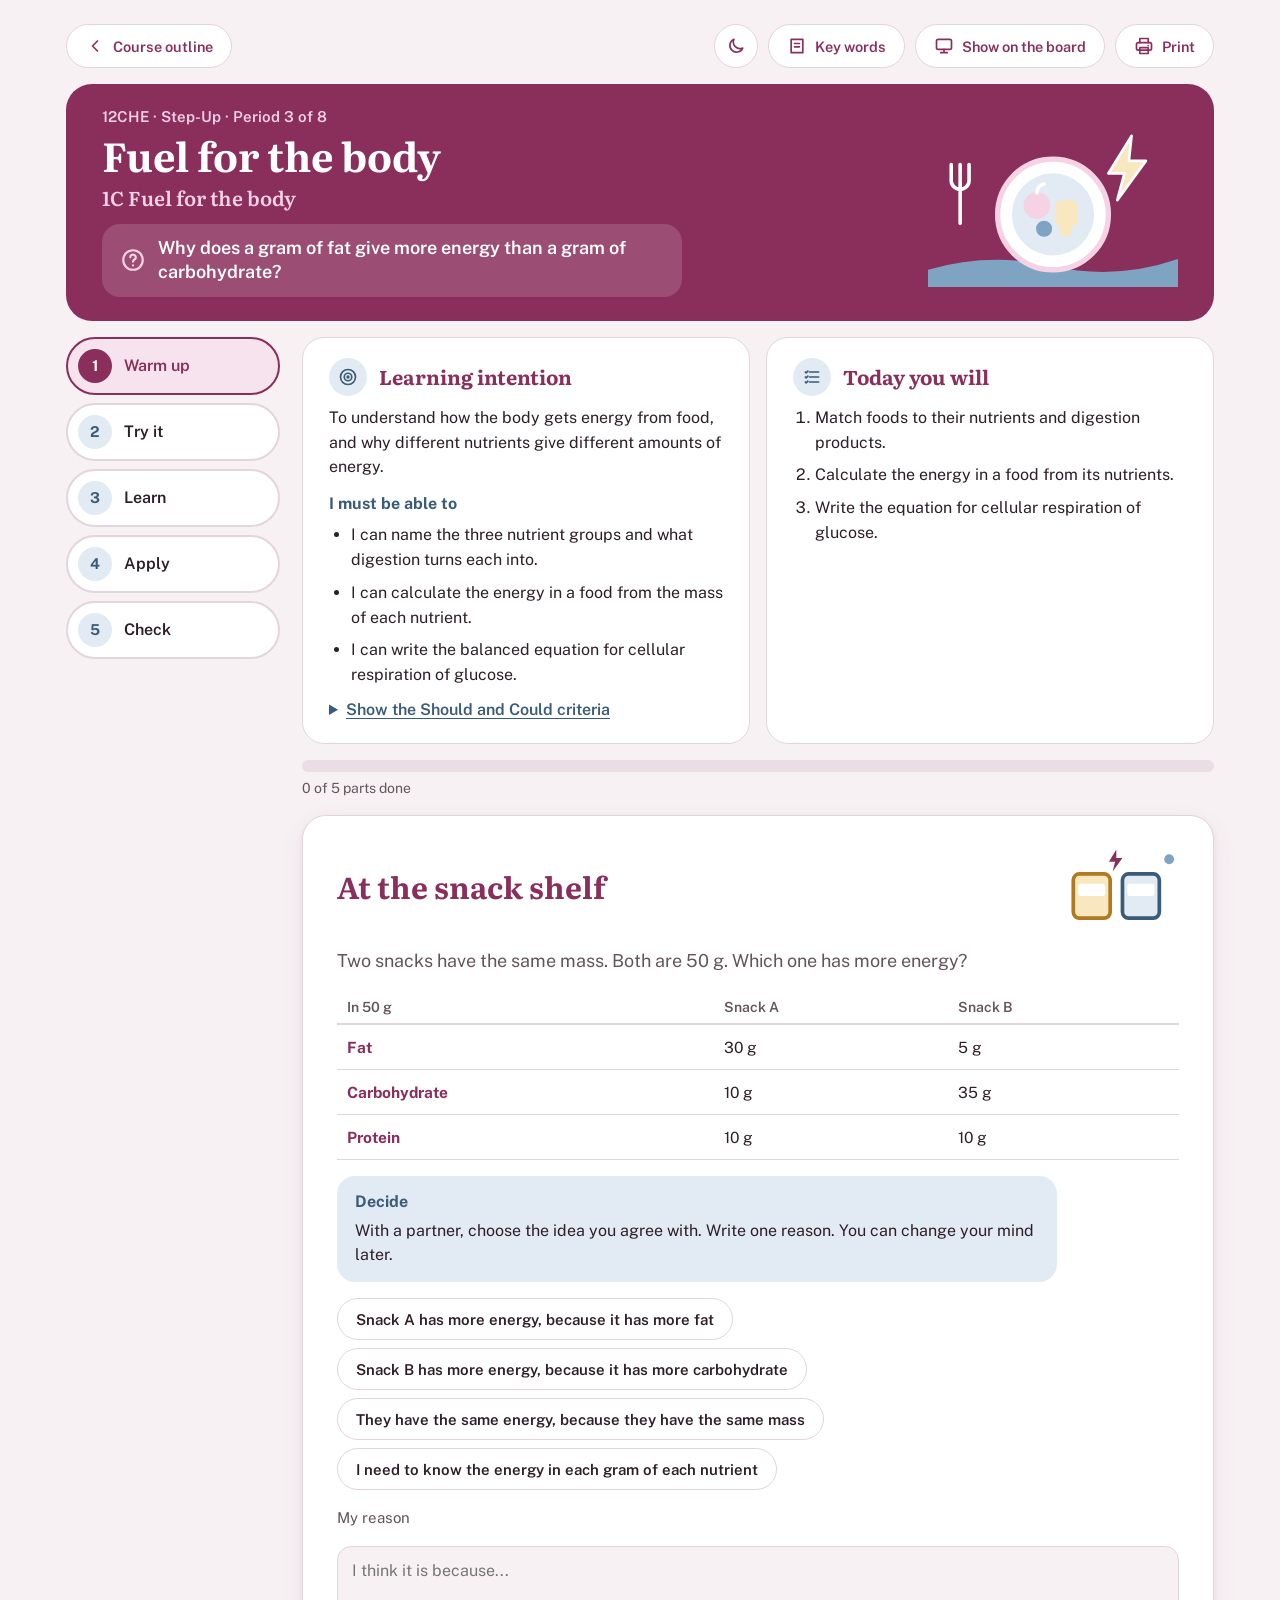
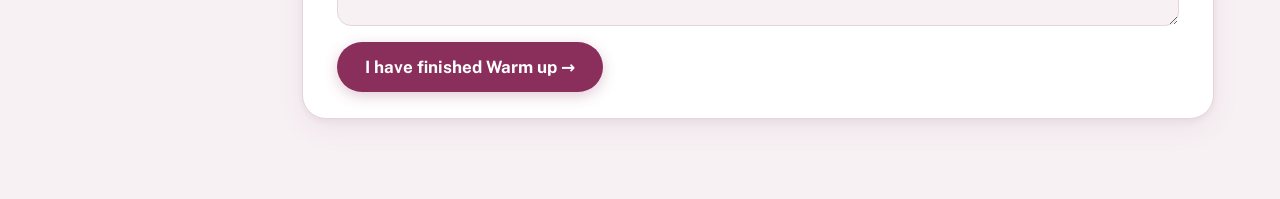
<file: orientation/fuel-for-the-body.html>
<!doctype html>
<html lang="en">
<head>
<meta charset="utf-8">
<meta name="viewport" content="width=device-width,initial-scale=1,viewport-fit=cover">
<meta name="robots" content="noindex">
<title>Fuel for the Body</title>
<link rel="preconnect" href="https://fonts.googleapis.com">
<link rel="preconnect" href="https://fonts.gstatic.com" crossorigin>
<link rel="stylesheet" href="https://fonts.googleapis.com/css2?family=Literata:opsz,wght@7..72,600;7..72,700&family=Public+Sans:wght@400;600;700&display=swap">
<link rel="stylesheet" href="assets/y12-lesson.css?v=3">
<link rel="stylesheet" href="../assets/y12-print.css?v=1">
<style>[hidden]{display:none!important}body{margin:0}img{max-width:100%}</style>
<link rel="icon" type="image/svg+xml" href="../favicon.svg"><link rel="icon" type="image/png" sizes="32x32" href="../favicon-32.png"><link rel="apple-touch-icon" href="../apple-touch-icon.png"></head>
<body>
<div class="page">
  <div class="toprow">
    <a class="pillbtn back" href="../"><svg class="ico" viewBox="0 0 24 24" aria-hidden="true"><path d="M15 6l-6 6 6 6"/></svg>Course outline</a>
    <button class="pillbtn round" id="themeBtn" type="button" aria-label="Switch to dark mode"></button>
    <button class="pillbtn" id="kwBtn" type="button"><svg class="ico" viewBox="0 0 24 24" aria-hidden="true"><path d="M5 4h14v16H5z"/><path d="M9 9h6M9 13h6"/></svg>Key words</button>
    <button class="pillbtn" id="boardBtn" type="button"><svg class="ico" viewBox="0 0 24 24" aria-hidden="true"><rect x="3" y="4" width="18" height="12" rx="2"/><path d="M8 20h8M12 16v4"/></svg>Show on the board</button>
    <button class="pillbtn" id="printBtn" type="button"><svg class="ico" viewBox="0 0 24 24" aria-hidden="true"><path d="M7 8V3h10v5"/><rect x="3" y="8" width="18" height="9" rx="2"/><path d="M7 14h10v7H7z"/><path d="M17 11.5h.01"/></svg>Print</button>
  </div>
  <header class="band">
    <div class="txt">
      <div class="eyebrow">12CHE · Step-Up · Period 3 of 8</div>
      <h1>Fuel for the body</h1>
      <p class="sub">1C Fuel for the body</p>
      <div class="kq"><svg class="ico" viewBox="0 0 24 24" aria-hidden="true"><circle cx="12" cy="12" r="9"/><path d="M9.5 9.5a2.5 2.5 0 1 1 3.5 2.3c-.7.4-1 .9-1 1.7M12 17h.01"/></svg><span>Why does a gram of fat give more energy than a gram of carbohydrate?</span></div>
    </div>
    <svg class="band-art" viewBox="0 0 280 190" aria-hidden="true" focusable="false">
<path d="M0 170 Q70 150 140 166 T280 158 V190 H0Z" fill="#7FA3C2"/>
<circle cx="140" cy="108" r="62" fill="#fff" stroke="#F6D3E4" stroke-width="6"/><circle cx="140" cy="108" r="46" fill="#E2EBF3"/>
<circle cx="122" cy="98" r="15" fill="#F6D3E4"/><path d="M122 84c0-6 4-9 8-10" stroke="#fff" stroke-width="4" fill="none" stroke-linecap="round"/>
<rect x="142" y="92" width="26" height="30" rx="8" fill="#F9E7C0"/><circle cx="130" cy="124" r="9" fill="#7FA3C2"/><circle cx="154" cy="126" r="7" fill="#F9E7C0"/>
<path d="M228 20l-26 42h18l-8 30 32-44h-19z" fill="#F9E7C0" stroke="#fff" stroke-width="3" stroke-linejoin="round"/>
<path d="M36 52v66M26 52v18a10 10 0 0 0 20 0V52" stroke="#fff" stroke-width="4" fill="none" stroke-linecap="round"/>
</svg>
  </header>
  <div class="layout">
    <nav class="tabs" id="tabs" role="tablist" aria-label="Lesson parts"></nav>
    <main class="main">
      <div class="intro">
        <section class="icard"><h2><span class="ic"><svg class="ico" viewBox="0 0 24 24" aria-hidden="true"><circle cx="12" cy="12" r="9"/><circle cx="12" cy="12" r="4.5"/><circle cx="12" cy="12" r="1"/></svg></span>Learning intention</h2><p>To understand how the body gets energy from food, and why different nutrients give different amounts of energy.</p><h3>I must be able to</h3><ul><li>I can name the three nutrient groups and what digestion turns each into.</li><li>I can calculate the energy in a food from the mass of each nutrient.</li><li>I can write the balanced equation for cellular respiration of glucose.</li></ul><details><summary>Show the Should and Could criteria</summary>
          <ul>
            <li><b>Should:</b> I can explain why fat gives more energy per gram than carbohydrate.</li>
            <li><b>Could:</b> I can choose a food or fuel for a given setting and weigh a benefit against a cost.</li>
          </ul>
        </details></section>
        <section class="icard"><h2><span class="ic"><svg class="ico" viewBox="0 0 24 24" aria-hidden="true"><path d="M9 6h11M9 12h11M9 18h11M4 6l1 1 2-2M4 12l1 1 2-2M4 18l1 1 2-2"/></svg></span>Today you will</h2><ol><li>Match foods to their nutrients and digestion products.</li><li>Calculate the energy in a food from its nutrients.</li><li>Write the equation for cellular respiration of glucose.</li></ol></section>
      </div>
      <div class="prog">
        <div class="track" aria-hidden="true"><i id="pfill"></i></div>
        <div class="pmeta"><span id="pdone">0 of 5 parts done</span></div>
      </div>
<section class="panel" id="p-warmup" role="tabpanel">
    <div class="phead"><h2>At the snack shelf</h2><span class="ill"><svg viewBox="0 0 96 72" aria-hidden="true" focusable="false"><rect x="10" y="26" width="30" height="36" rx="5" class="sun sunk" stroke-width="3"/><rect x="14" y="34" width="22" height="10" rx="2" class="w"/><rect x="50" y="26" width="30" height="36" rx="5" class="ss lsk" stroke-width="3"/><rect x="54" y="34" width="22" height="10" rx="2" class="w"/><path d="M45 6l-6 10h5l-2 8 8-11h-5z" class="r"/><circle cx="88" cy="14" r="4" class="smid"/></svg></span></div>
    <p class="lead">Two snacks have the same mass. Both are 50 g. Which one has more energy?</p>
    <div class="tscroll"><table class="ptable">
      <thead><tr><th>In 50 g</th><th>Snack A</th><th>Snack B</th></tr></thead>
      <tbody>
        <tr><td>Fat</td><td>30 g</td><td>5 g</td></tr>
        <tr><td>Carbohydrate</td><td>10 g</td><td>35 g</td></tr>
        <tr><td>Protein</td><td>10 g</td><td>10 g</td></tr>
      </tbody>
    </table></div>
    <div class="task"><span class="lab">Decide</span><p>With a partner, choose the idea you agree with. Write one reason. You can change your mind later.</p></div>
    <div id="pickBtns" class="btnrow" role="group" aria-label="Choose an idea"></div>
    <label for="engReason" class="note">My reason</label>
    <textarea id="engReason" data-keep placeholder="I think it is because..."></textarea>
    <p class="note" id="engNote" hidden>Hold that thought. You will come back to it in Check.</p>
    <button class="finish" type="button" data-finish="warmup">I have finished Warm up</button>
  </section>
<section class="panel" id="p-tryit" role="tabpanel" hidden>
    <div class="phead"><h2>Food detective cards</h2><span class="ill" data-ill="magnifier"></span></div>
    <p class="lead">Each card describes one food. Decide which nutrient it mostly contains. Then decide what digestion turns it into.</p>
    <div class="task"><span class="lab">Sort</span><p>Choose a nutrient and a digestion product for every card. Then check your answers. Use Key words if you need help.</p></div>
    <div class="cards" id="cards"></div>
    <div class="btnrow">
      <button class="btn primary" type="button" id="checkSort">Check my answers</button>
      <span class="note" id="sortScore" aria-live="polite"></span>
    </div>
    <details class="extend">
      <summary>Finished the Core work? Try Extend</summary>
      <p>Protein is mostly used to build and repair the body. Why would your body burn protein for energy only when other fuel runs low?</p>
      <textarea id="exploreExtend" data-keep placeholder="I think the body saves protein because..."></textarea>
      <details class="reveal"><summary>Show a possible answer</summary><div>
        <p>Proteins make muscle, enzymes and many other parts of the body. Burning them for energy uses up molecules that have other jobs. Carbohydrates and fats are the body's main fuels, so they are used first.</p>
      </div></details>
    </details>
    <button class="finish" type="button" data-finish="tryit">I have finished Try it</button>
  </section>
<section class="panel" id="p-learn" role="tabpanel" hidden>
    <div class="phead"><h2>How food gives energy</h2><span class="ill" data-ill="bulb"></span></div>
    <div class="steps" id="steps">
      <div class="step" data-step="1">
        <span class="steplab">Part 1 of 5</span>
        <h3>Food is a fuel</h3>
        <div class="defbox"><b>Nutrient.</b> A substance in food that your body uses for energy, growth or repair.</div>
        <p>Your body gets energy from three groups of nutrients. Each group is made of large molecules.</p>
        <figure class="fig"><svg viewBox="0 0 640 170" role="img" aria-label="Food contains three main nutrients that give energy: carbohydrates such as bread and pasta, fats such as butter and oil, and proteins such as chicken and eggs">
<rect class="nb" x="230" y="6" width="180" height="36" rx="9"/><text class="tx tb" x="320" y="29" text-anchor="middle" font-size="14">Food for energy</text>
<path class="ln" d="M290 42 L110 78"/><path class="ln" d="M320 42 L320 78"/><path class="ln" d="M350 42 L530 78"/>
<rect class="ab" x="20" y="78" width="180" height="40" rx="9"/><text class="tx tb" x="110" y="103" text-anchor="middle" font-size="14">Carbohydrates</text>
<rect class="rb" x="230" y="78" width="180" height="40" rx="9"/><text class="tx tb" x="320" y="103" text-anchor="middle" font-size="14">Fats</text>
<rect class="bb" x="440" y="78" width="180" height="40" rx="9"/><text class="tx tb" x="530" y="103" text-anchor="middle" font-size="14">Proteins</text>
<text class="tx" x="110" y="144" text-anchor="middle" font-size="13">Bread, pasta, rice</text>
<text class="tx" x="320" y="144" text-anchor="middle" font-size="13">Butter, oil, nuts</text>
<text class="tx" x="530" y="144" text-anchor="middle" font-size="13">Chicken, eggs, fish</text>
</svg><figcaption>These three groups are the main sources of energy in food.</figcaption></figure>
        <p>The energy is stored in the chemical bonds, just as it is in a fuel such as petrol.</p>
      </div>
      <div class="step" data-step="2" hidden>
        <span class="steplab">Part 2 of 5</span>
        <h3>Energy content</h3>
        <div class="defbox"><b>Energy content.</b> The energy released when a given mass of a food burns or is respired. It is measured in kJ g<sup>-1</sup>, kilojoules per gram.</div>
        <div class="tscroll"><table class="ptable">
          <thead><tr><th>Nutrient</th><th>Energy content (kJ g<sup>-1</sup>)</th></tr></thead>
          <tbody>
            <tr><td>Carbohydrate</td><td>17</td></tr>
            <tr><td>Protein</td><td>17</td></tr>
            <tr><td>Fat</td><td>37</td></tr>
          </tbody>
        </table></div>
        <p class="note">These are the average values used on Australian food labels.</p>
        <p>To find the energy in a food, multiply each mass by its energy content. Then add.</p>
        <div class="worked">
          <span class="steplab">Worked example</span>
          <p>A snack bar has 20 g of carbohydrate, 8 g of fat and 4 g of protein.</p>
          <div class="line">Carbohydrate: 20 × 17 = 340 kJ</div>
          <div class="line">Fat: 8 × 37 = 296 kJ</div>
          <div class="line">Protein: 4 × 17 = 68 kJ</div>
          <div class="line"><b>Total: 340 + 296 + 68 = 704 kJ</b></div>
          <div class="why">Each mass in grams times kJ g<sup>-1</sup> gives kilojoules. The grams cancel.</div>
        </div>
      </div>
      <div class="step" data-step="3" hidden>
        <span class="steplab">Part 3 of 5</span>
        <h3>Why does fat have more energy?</h3>
        <p>A gram of fat gives more than twice the energy of a gram of carbohydrate. The reason is the oxygen in each molecule.</p>
        <figure class="fig"><svg viewBox="0 0 640 190" role="img" aria-label="Bar chart of oxygen as a share of mass. Glucose is about 53 percent oxygen. Palmitic acid, a fatty acid, is about 12 percent oxygen.">
<text class="tx tb" x="10" y="20" font-size="13.5">Glucose, C<tspan baseline-shift="sub" font-size="9">6</tspan>H<tspan baseline-shift="sub" font-size="9">12</tspan>O<tspan baseline-shift="sub" font-size="9">6</tspan></text>
<rect class="bb" x="10" y="30" width="620" height="38" rx="6"/><rect class="rb" x="10" y="30" width="330" height="38" rx="6"/>
<text class="tx tb" x="175" y="55" text-anchor="middle" font-size="13.5">Oxygen: about 53%</text><text class="tx tb" x="485" y="55" text-anchor="middle" font-size="13.5">Carbon and hydrogen: about 47%</text>
<text class="tx tb" x="10" y="110" font-size="13.5">Palmitic acid (a fatty acid), C<tspan baseline-shift="sub" font-size="9">16</tspan>H<tspan baseline-shift="sub" font-size="9">32</tspan>O<tspan baseline-shift="sub" font-size="9">2</tspan></text>
<rect class="bb" x="10" y="120" width="620" height="38" rx="6"/><rect class="rb" x="10" y="120" width="78" height="38" rx="6"/>
<text class="tx tb" x="49" y="145" text-anchor="middle" font-size="12">12%</text><text class="tx tb" x="360" y="145" text-anchor="middle" font-size="13.5">Carbon and hydrogen: about 88%</text>
<text class="tx tm" x="10" y="182" font-size="12.5">Each bar is the whole molecule. The red part is the oxygen already in it.</text>
</svg><figcaption>A fat molecule has very little oxygen, so more of each gram can still react with oxygen from the air.</figcaption></figure>
        <p>Burning joins carbon and hydrogen to oxygen. Glucose already holds a lot of oxygen, so it is part-way to burnt. A fatty acid holds very little, so each gram has more left to give.</p>
        <p class="note">This is a simple model. The energy comes from the bonds that break and form, and the oxygen share is a good guide to how much is left.</p>
      </div>
      <div class="step" data-step="4" hidden>
        <span class="steplab">Part 4 of 5</span>
        <h3>Digestion</h3>
        <div class="defbox"><b>Digestion.</b> The breakdown of large food molecules into small molecules that your body can absorb.</div>
        <figure class="fig"><svg viewBox="0 0 640 190" role="img" aria-label="Digestion breaks carbohydrates into glucose, fats into fatty acids and glycerol, and proteins into amino acids"><defs><marker id="ahd" viewBox="0 0 10 10" refX="9" refY="5" markerWidth="7" markerHeight="7" orient="auto-start-reverse"><path d="M0 0L10 5L0 10z" class="ah"/></marker></defs>
<text class="tx tb" x="10" y="16" font-size="13">Large molecules in food</text><text class="tx tb" x="400" y="16" font-size="13">Small molecules your body absorbs</text>
<rect class="ab" x="10" y="26" width="200" height="40" rx="9"/><text class="tx tb" x="110" y="51" text-anchor="middle" font-size="13.5">Carbohydrates</text>
<path class="ln" d="M210 46 L388 46" marker-end="url(#ahd)"/><text class="tx tm" x="299" y="40" text-anchor="middle" font-size="12">digestion</text>
<rect class="nb" x="390" y="26" width="240" height="40" rx="9"/><text class="tx tb" x="510" y="51" text-anchor="middle" font-size="13.5">Glucose</text>
<rect class="rb" x="10" y="78" width="200" height="40" rx="9"/><text class="tx tb" x="110" y="103" text-anchor="middle" font-size="13.5">Fats</text>
<path class="ln" d="M210 98 L388 98" marker-end="url(#ahd)"/><text class="tx tm" x="299" y="92" text-anchor="middle" font-size="12">digestion</text>
<rect class="nb" x="390" y="78" width="240" height="40" rx="9"/><text class="tx tb" x="510" y="103" text-anchor="middle" font-size="13.5">Fatty acids and glycerol</text>
<rect class="bb" x="10" y="130" width="200" height="40" rx="9"/><text class="tx tb" x="110" y="155" text-anchor="middle" font-size="13.5">Proteins</text>
<path class="ln" d="M210 150 L388 150" marker-end="url(#ahd)"/><text class="tx tm" x="299" y="144" text-anchor="middle" font-size="12">digestion</text>
<rect class="nb" x="390" y="130" width="240" height="40" rx="9"/><text class="tx tb" x="510" y="155" text-anchor="middle" font-size="13.5">Amino acids</text>
</svg><figcaption>Digestion breaks each large molecule into small ones that pass into the blood.</figcaption></figure>
        <p>Glucose is the main fuel your cells use. The body can also make it from the products of fats and proteins.</p>
      </div>
      <div class="step" data-step="5" hidden>
        <span class="steplab">Part 5 of 5</span>
        <h3>Respiration</h3>
        <div class="defbox"><b>Cellular respiration.</b> The reaction in which cells react glucose with oxygen to release energy.</div>
        <div class="worked">
          <div class="line">C<sub>6</sub>H<sub>12</sub>O<sub>6</sub>(aq) + 6O<sub>2</sub>(g) → 6CO<sub>2</sub>(g) + 6H<sub>2</sub>O(l)</div>
          <div class="why">Check the balance. Each side has 6 carbon, 12 hydrogen and 18 oxygen atoms.</div>
        </div>
        <p>This is the same equation as burning glucose. In a cell, the reaction happens in many small steps, so the energy comes out gently and the cell can capture it.</p>
        <figure class="fig"><svg viewBox="0 0 660 170" role="img" aria-label="Chain from sunlight to your cells: sunlight is stored in plant glucose by photosynthesis, you eat the food, and your cells release the energy by respiration, producing carbon dioxide and water"><defs><marker id="ahz" viewBox="0 0 10 10" refX="9" refY="5" markerWidth="7" markerHeight="7" orient="auto-start-reverse"><path d="M0 0L10 5L0 10z" class="ah"/></marker></defs>
<rect class="bb" x="4" y="30" width="110" height="64" rx="10"/><text class="tx tb" x="59" y="58" text-anchor="middle" font-size="12.5">Sunlight</text><text class="tx" x="59" y="78" text-anchor="middle" font-size="12">light energy</text>
<path class="ln" d="M114 62 L148 62" marker-end="url(#ahz)"/>
<rect class="gb" x="150" y="30" width="130" height="64" rx="10"/><text class="tx tb" x="215" y="58" text-anchor="middle" font-size="12.5">Plant glucose</text><text class="tx" x="215" y="78" text-anchor="middle" font-size="12">chemical energy</text>
<path class="ln" d="M280 62 L314 62" marker-end="url(#ahz)"/>
<rect class="ab" x="316" y="30" width="130" height="64" rx="10"/><text class="tx tb" x="381" y="58" text-anchor="middle" font-size="12.5">Food you eat</text><text class="tx" x="381" y="78" text-anchor="middle" font-size="12">digested to glucose</text>
<path class="ln" d="M446 62 L480 62" marker-end="url(#ahz)"/>
<rect class="rb" x="482" y="30" width="172" height="64" rx="10"/><text class="tx tb" x="568" y="58" text-anchor="middle" font-size="12.5">Energy for cells</text><text class="tx" x="568" y="78" text-anchor="middle" font-size="12">CO<tspan baseline-shift="sub" font-size="9">2</tspan> and H<tspan baseline-shift="sub" font-size="9">2</tspan>O</text>
<text class="tx tm" x="59" y="122" text-anchor="middle" font-size="12">Photosynthesis</text><text class="tx tm" x="215" y="122" text-anchor="middle" font-size="12">stores the energy</text><text class="tx tm" x="381" y="122" text-anchor="middle" font-size="12">Digestion</text><text class="tx tm" x="568" y="122" text-anchor="middle" font-size="12">Respiration releases it</text>
<text class="tx tb" x="330" y="158" text-anchor="middle" font-size="12.5">The energy in your food started as sunlight.</text>
</svg><figcaption>Respiration is the last step. It releases the energy that photosynthesis stored.</figcaption></figure>
      </div>
    </div>
    <div class="stepnav">
      <button class="btn" type="button" id="stepBack">Back</button>
      <div class="dots" id="dots" aria-hidden="true"></div>
      <button class="btn primary" type="button" id="stepNext">Next</button>
    </div>
    <details class="extend">
      <summary>Finished the Core work? Try Extend</summary>
      <p>Fermentation and respiration both start with glucose. Name one product they share and one way they differ.</p>
      <textarea id="explainExtend" data-keep placeholder="They share... They differ because..."></textarea>
      <details class="reveal"><summary>Show a possible answer</summary><div>
        <p><b>Shared:</b> both make carbon dioxide.</p>
        <p><b>Different:</b> respiration uses oxygen and ends with carbon dioxide and water, so it releases much more energy. Fermentation makes ethanol, which still holds energy and can be burned as a fuel.</p>
      </div></details>
    </details>
    <button class="finish" type="button" data-finish="learn">I have finished Learn</button>
  </section>
<section class="panel" id="p-apply" role="tabpanel" hidden>
    <div class="phead"><h2>Choose the food</h2><span class="ill" data-ill="cycle"></span></div>
    <p class="lead">The best food depends on the job. Pick a setting, choose an option, and give two reasons.</p>
    <div class="worked">
      <span class="steplab">Worked example</span>
      <p><b>Setting:</b> A student has an exam in 30 minutes and is hungry.</p>
      <p><b>Choice:</b> A banana. Carbohydrate digests fairly quickly to glucose, which the blood carries to the brain and muscles.</p>
      <p>The cost is that a banana has less energy per gram than a fatty food. Chips would digest slowly and could leave the student feeling heavy.</p>
    </div>
    <div class="task"><span class="lab">Your turn</span><p>Choose one setting. Pick an option and write your reasons. Then open the strong answer and compare.</p></div>
    <div class="topics" id="topics"></div>
    <div id="topicBody" hidden class="topicbody">
      <p id="topicDesc"></p>
      <label for="scenFuel" class="note">The option I choose</label>
      <select id="scenFuel"></select>
      <label for="scenReason" class="note">My reasons</label>
      <textarea id="scenReason" placeholder="I chose this because... A cost is..."></textarea>
      <details class="reveal"><summary>Show a strong answer</summary><div id="topicLinks"></div></details>
    </div>
    <details class="extend">
      <summary>Finished the Core work? Try Extend</summary>
      <p>An apple gives only about 2 kJ for each gram, far less than the 17 kJ g<sup>-1</sup> for carbohydrate. Suggest why.</p>
      <textarea id="elabExtend" data-keep placeholder="I think it is because..."></textarea>
      <details class="reveal"><summary>Show a possible answer</summary><div>
        <p>The 17 kJ g<sup>-1</sup> value is for the carbohydrate itself. Most of an apple is water, which gives no energy, so only a small part of each gram is carbohydrate.</p>
      </div></details>
    </details>
    <button class="finish" type="button" data-finish="apply">I have finished Apply</button>
  </section>
<section class="panel" id="p-check" role="tabpanel" hidden>
    <div class="phead"><h2>Exit ticket</h2><span class="ill" data-ill="balance"></span></div>
    <div class="fb info" id="revealBox">
      <p><b>Back to the snack shelf.</b> Snack A has about 1450 kJ and Snack B has about 950 kJ. The masses are the same, but fat gives 37 kJ g<sup>-1</sup> and carbohydrate and protein give 17 kJ g<sup>-1</sup>.</p>
      <p id="yourPick"></p>
    </div>
    <div id="quiz"></div>
    <h3>Calculate the energy</h3>
    <p>A snack has 25 g of carbohydrate, 12 g of fat and 6 g of protein. Find its energy content in kJ.</p>
    <textarea id="evalCalc" data-keep placeholder="Show each step"></textarea>
    <details class="reveal"><summary>Show the answer</summary><div>
      <p>Carbohydrate: 25 × 17 = 425 kJ</p>
      <p>Fat: 12 × 37 = 444 kJ</p>
      <p>Protein: 6 × 17 = 102 kJ</p>
      <p><b>Total: 425 + 444 + 102 = 971 kJ</b></p>
    </div></details>
    <h3>Write the equation</h3>
    <p>Write the balanced equation for cellular respiration of glucose. Include state symbols.</p>
    <textarea id="evalEq" data-keep placeholder="Your equation"></textarea>
    <details class="reveal"><summary>Show the answer</summary><div>
      <p>C<sub>6</sub>H<sub>12</sub>O<sub>6</sub>(aq) + 6O<sub>2</sub>(g) → 6CO<sub>2</sub>(g) + 6H<sub>2</sub>O(l)</p>
    </div></details>
    <div class="task"><span class="lab">Last word</span><p>Look back at your Warm up reason. Rewrite it using energy content and one named nutrient.</p></div>
    <textarea id="evalReason" data-keep placeholder="Snack A has more energy because..."></textarea>
    <button class="finish" type="button" data-finish="check">I have finished Check</button>
  </section>
    </main>
  </div>
</div>

<div class="scrim" id="scrim" hidden></div>
<aside class="drawer" id="drawer" hidden aria-label="Key words">
  <div class="dhead"><h2>Key words</h2><button class="x" type="button" id="kwClose" aria-label="Close key words"><svg viewBox="0 0 24 24" aria-hidden="true"><path d="M6 6l12 12M18 6L6 18"/></svg></button></div>
  <dl><dt>Nutrient</dt><dd>A substance in food that your body uses for energy, growth or repair.</dd><dt>Carbohydrate</dt><dd>A nutrient such as starch or sugar. Digestion breaks it into glucose.</dd><dt>Fat</dt><dd>A nutrient such as butter or oil. Digestion breaks it into fatty acids and glycerol.</dd><dt>Protein</dt><dd>A nutrient made of amino acids. Digestion breaks it into amino acids.</dd><dt>Energy content</dt><dd>The energy released from one gram of a food, in kJ g⁻¹.</dd><dt>Digestion</dt><dd>The breakdown of large food molecules into small molecules your body can absorb.</dd><dt>Glucose</dt><dd>A sugar with the formula C₆H₁₂O₆. It is the main fuel your cells use.</dd><dt>Cellular respiration</dt><dd>The reaction in which cells react glucose with oxygen to release energy.</dd><dt>Fatty acid</dt><dd>A small molecule, mostly carbon and hydrogen, made when fat is digested.</dd><dt>Amino acid</dt><dd>A small molecule made when protein is digested.</dd></dl>
  <div class="rm"><b>Watch out</b><p>Food energy is not made by your body. It was stored from sunlight by plants.</p></div><div class="rm"><b>Watch out</b><p>Gram for gram, fat gives more than twice the energy of carbohydrate or protein.</p></div><div class="rm"><b>Watch out</b><p>The energy content values are for the pure nutrient, not for the whole food. Water and fibre give no energy.</p></div><div class="rm"><b>Watch out</b><p>Respiration is the same reaction as burning glucose, but it happens in many small steps inside cells.</p></div>
</aside>

<div class="board" id="board" hidden role="dialog" aria-label="Board view">
  <div class="bband"><div class="bsub">Fuel for the body</div><h2>1C Fuel for the body</h2></div>
  <div class="bgrid">
    <div class="bbox li"><div class="bl"><span class="bi"><svg class="ico" viewBox="0 0 24 24" aria-hidden="true"><circle cx="12" cy="12" r="9"/><circle cx="12" cy="12" r="4.5"/><circle cx="12" cy="12" r="1"/></svg></span>Learning intention</div><p>To understand how the body gets energy from food, and why different nutrients give different amounts of energy.</p></div>
    <div class="bbox kqb"><div class="bl"><span class="bi"><svg class="ico" viewBox="0 0 24 24" aria-hidden="true"><circle cx="12" cy="12" r="9"/><path d="M9.5 9.5a2.5 2.5 0 1 1 3.5 2.3c-.7.4-1 .9-1 1.7M12 17h.01"/></svg></span>Key question</div><p>Why does a gram of fat give more energy than a gram of carbohydrate?</p></div>
    <div class="bbox tyw" id="bTyw"><div class="bl"><span class="bi"><svg class="ico" viewBox="0 0 24 24" aria-hidden="true"><path d="M9 6h11M9 12h11M9 18h11M4 6l1 1 2-2M4 12l1 1 2-2M4 18l1 1 2-2"/></svg></span>Today you will</div><ol><li>Match foods to their nutrients and digestion products.</li><li>Calculate the energy in a food from its nutrients.</li><li>Write the equation for cellular respiration of glucose.</li></ol>
      <div class="bsc" id="bSc" hidden><b>Success criteria</b><span>I can name the three nutrient groups and what digestion turns each into.</span><span>I can calculate the energy in a food from the mass of each nutrient.</span><span>I can write the balanced equation for cellular respiration of glucose.</span></div>
    </div>
  </div>
  <div class="bfoot"><button class="btn" type="button" id="bScBtn">Show success criteria</button><button class="btn primary" type="button" id="boardClose">Close</button></div>
</div>

<script>window.LESSON={"key": "12che-stepup-p3-v2", "parts": [["warmup", "Warm up"], ["tryit", "Try it"], ["learn", "Learn"], ["apply", "Apply"], ["check", "Check"]], "pick": {"options": ["Snack A has more energy, because it has more fat", "Snack B has more energy, because it has more carbohydrate", "They have the same energy, because they have the same mass", "I need to know the energy in each gram of each nutrient"]}, "sort": {"cols": [{"id": "nut", "label": "Which nutrient is it mostly?", "opts": ["Carbohydrate", "Fat", "Protein"]}, {"id": "prod", "label": "What does digestion make?", "opts": ["Glucose", "Fatty acids and glycerol", "Amino acids"]}], "cards": [{"id": "c1", "t": "Pasta. It is mostly starch, which is a long chain of sugar units.", "ans": [0, 0], "why": "Starch is a carbohydrate. Digestion breaks it into glucose."}, {"id": "c2", "t": "Butter. It is made of long chains that do not mix with water.", "ans": [1, 1], "why": "Butter is a fat. Digestion breaks it into fatty acids and glycerol."}, {"id": "c3", "t": "Chicken breast. Its molecules build and repair muscle.", "ans": [2, 2], "why": "Muscle meat is mostly protein. Digestion breaks it into amino acids."}, {"id": "c4", "t": "Rice. Most of its mass is starch.", "ans": [0, 0], "why": "Rice is mostly carbohydrate, so it digests to glucose."}, {"id": "c5", "t": "Olive oil. It is a liquid at room temperature and has no water in it.", "ans": [1, 1], "why": "Oils are fats that stay liquid. They digest to fatty acids and glycerol."}, {"id": "c6", "t": "Egg white. It is made of long chains of amino acid units.", "ans": [2, 2], "why": "Egg white is mostly protein, so it digests to amino acids."}]}, "scen": {"mode": "choice", "choose": "Choose an option", "options": ["Pasta (mostly carbohydrate)", "Nuts (mostly fat)", "Chicken (mostly protein)", "Biogas from food waste"], "items": [{"id": "s1", "label": "A marathon runner", "desc": "A runner has a marathon tomorrow morning. She wants a meal tonight that stores energy her muscles can use quickly.", "answer": "<p><b>Pasta.<\/b> Carbohydrate digests to glucose, which the body can store and use quickly during a long run.<\/p><p><b>A cost:<\/b> pasta has less energy per gram than a fatty food, so she must eat a large amount.<\/p>"}, {"id": "s2", "label": "A hiker with a small pack", "desc": "A climber carries all her food for five days. Every gram in the pack makes the walk harder.", "answer": "<p><b>Nuts.<\/b> Fat gives 37 kJ g<sup>-1<\/sup>, more than twice the 17 kJ g<sup>-1<\/sup> of carbohydrate. The same energy needs about half the mass.<\/p><p><b>A cost:<\/b> fat digests slowly, and nuts cost more than pasta.<\/p>"}, {"id": "s3", "label": "An injured athlete", "desc": "An athlete is recovering from a torn muscle. She needs to rebuild the damaged tissue.", "answer": "<p><b>Chicken.<\/b> Protein digests to amino acids, which the body uses to build and repair muscle.<\/p><p><b>A cost:<\/b> protein gives the same 17 kJ g<sup>-1<\/sup> as carbohydrate, so it is not the best source of quick energy.<\/p>"}, {"id": "s4", "label": "A school canteen", "desc": "A canteen throws away a large bin of leftover food every day. The school wants to use the waste.", "answer": "<p><b>Biogas from food waste.<\/b> Bacteria break down the waste without oxygen and make methane, a fuel. This links to Period 2. <span class=\"sdgchip\">Goal 12<\/span> <span class=\"sdgchip\">Goal 7<\/span><\/p><p><b>A cost:<\/b> the school needs a sealed tank, and leaked methane is a strong greenhouse gas.<\/p>"}]}, "quiz": [{"id": "q1", "q": "A food has 24 g of carbohydrate, 6 g of fat and 5 g of protein. What is its energy content?", "o": ["715 kJ", "1295 kJ", "595 kJ"], "a": 0, "why": "24 × 17 = 408, 6 × 37 = 222 and 5 × 17 = 85. The total is 715 kJ."}, {"id": "q2", "q": "Digestion turns protein into which small molecules?", "o": ["Glucose", "Fatty acids and glycerol", "Amino acids"], "a": 2, "why": "Proteins are chains of amino acids, and digestion breaks the chains apart."}, {"id": "q3", "q": "Why does fat give more energy per gram than carbohydrate?", "o": ["Fat molecules hold less oxygen, so more of each gram can react", "Fat molecules are heavier", "Fat is digested faster"], "a": 0, "why": "A fat molecule is mostly carbon and hydrogen, which can still react with oxygen from the air."}, {"id": "q4", "q": "Which reactants and products are in cellular respiration of glucose?", "o": ["Glucose and oxygen make carbon dioxide and water", "Glucose makes ethanol and carbon dioxide", "Carbon dioxide and water make glucose and oxygen"], "a": 0, "why": "The second option is fermentation. The third option is photosynthesis."}, {"id": "q5", "q": "Where does the energy in a bread roll first come from?", "o": ["The oven that baked it", "Sunlight, stored by photosynthesis in the wheat", "The yeast in the dough"], "a": 1, "why": "Plants store light energy as chemical energy in glucose and starch."}]};</script>
<script src="assets/y12-lesson.js?v=3"></script>
<script src="../assets/qrcode.js"></script>
<script src="../assets/y12-print.js?v=1"></script>
</body>
</html>
</file>
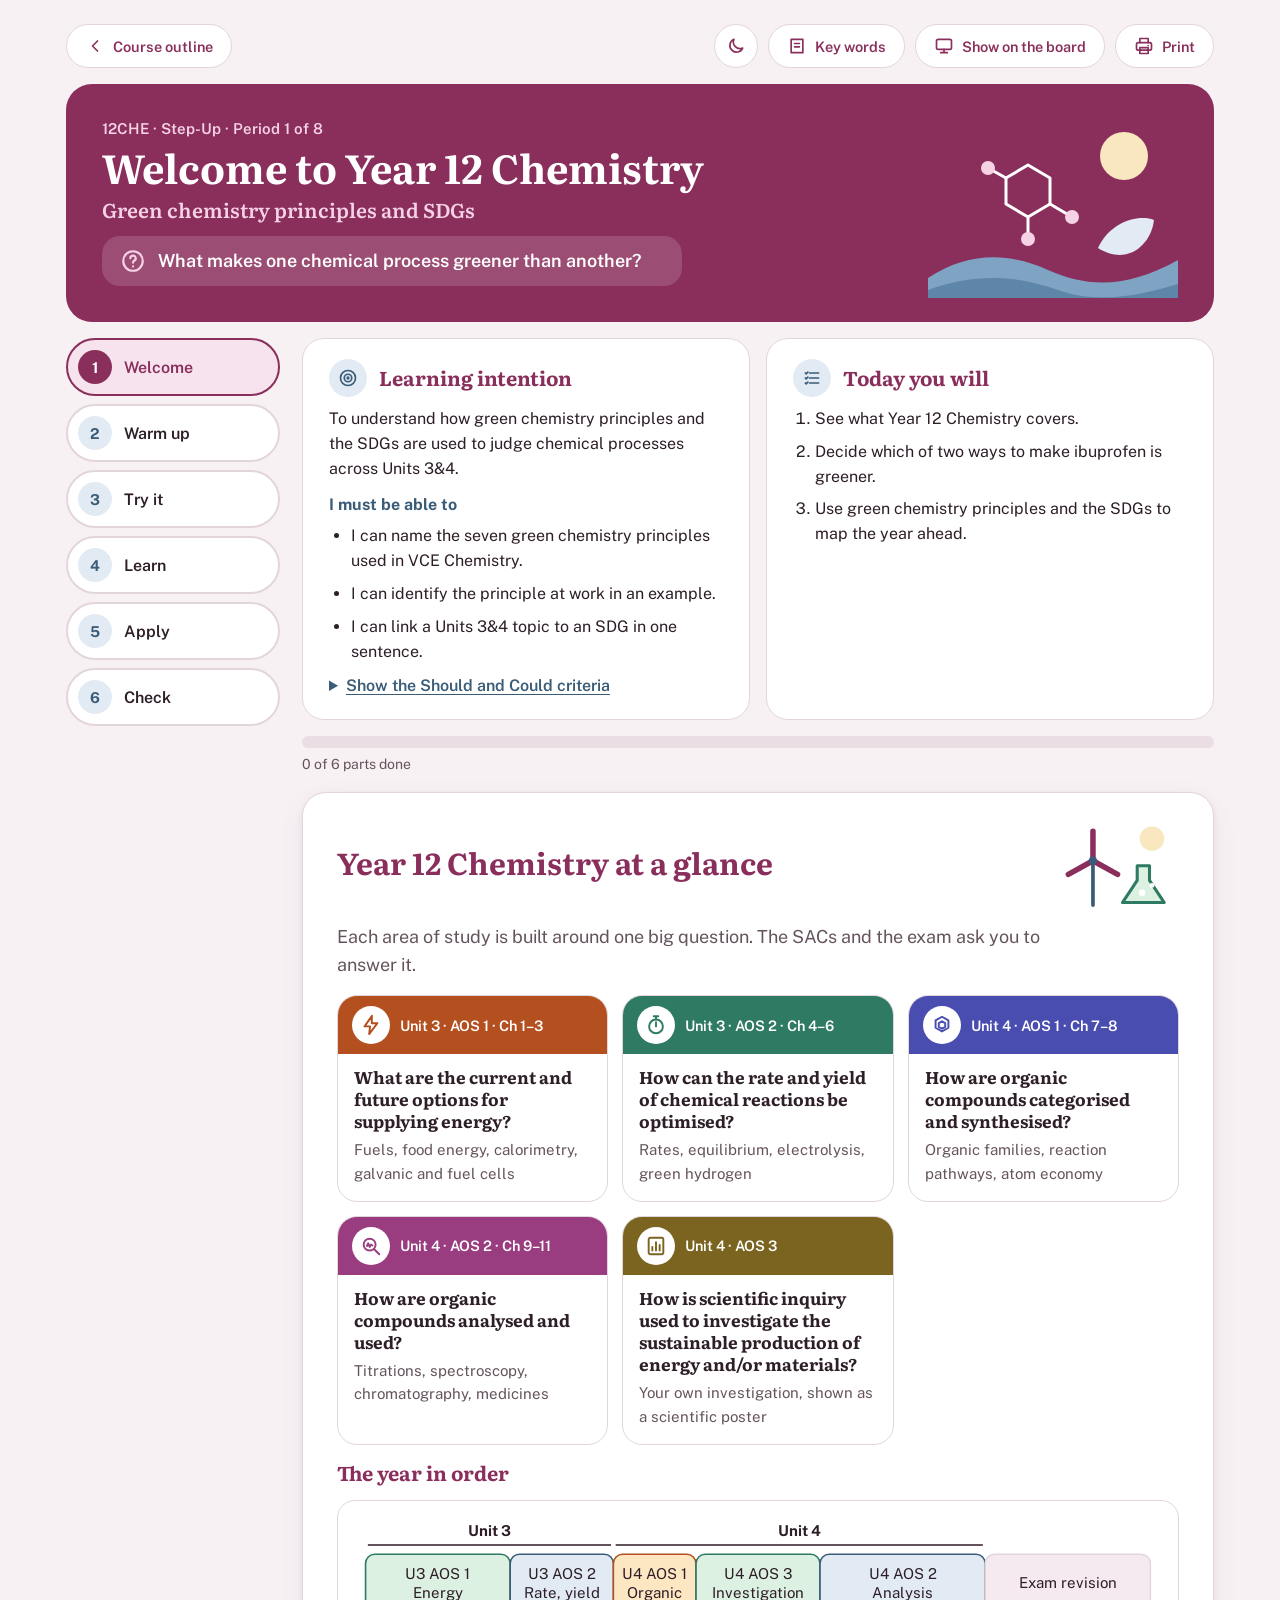
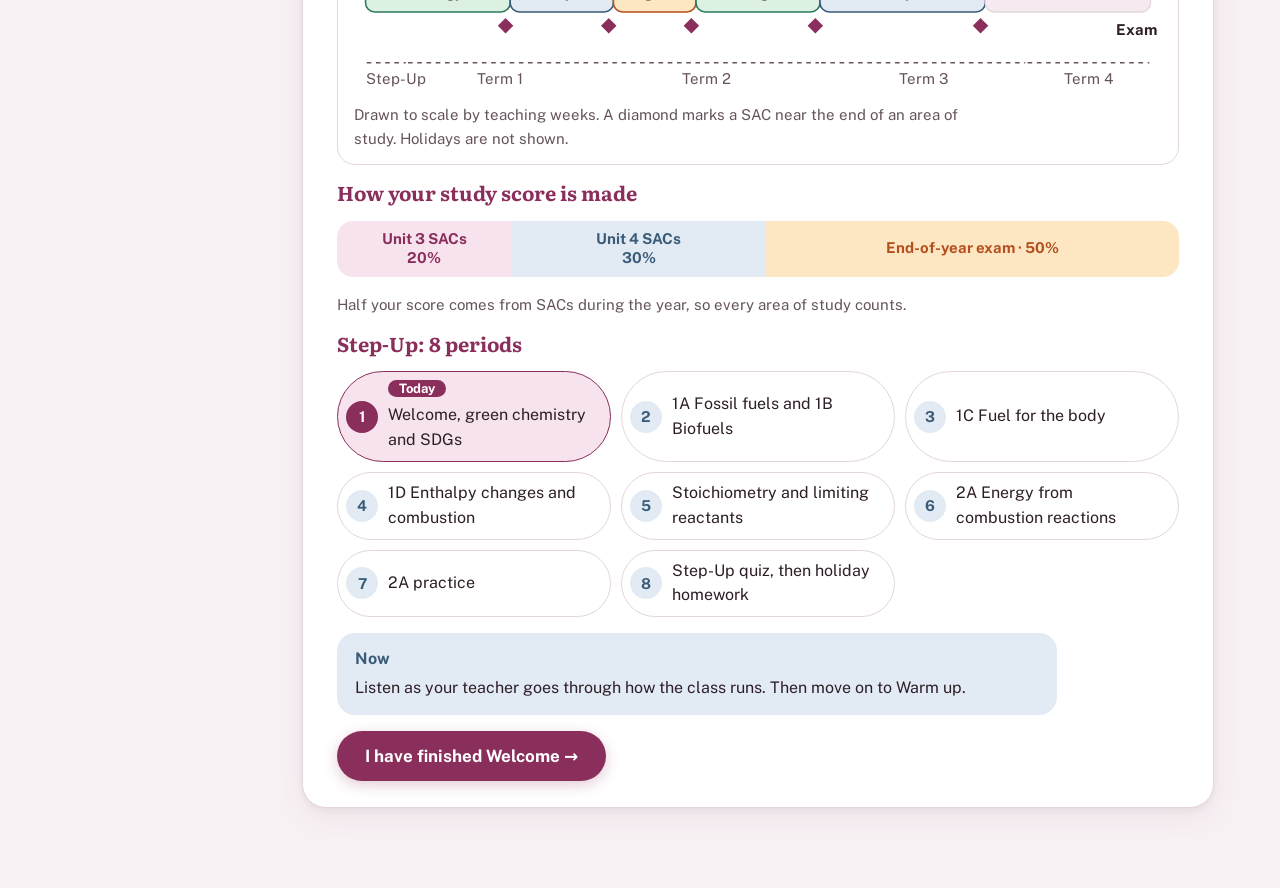
<file: orientation/green-chemistry-sdgs.html>
<!doctype html>
<html lang="en">
<head>
<meta charset="utf-8">
<meta name="viewport" content="width=device-width,initial-scale=1,viewport-fit=cover">
<meta name="robots" content="noindex">
<title>Green Chemistry and the SDGs</title>
<link rel="preconnect" href="https://fonts.googleapis.com">
<link rel="preconnect" href="https://fonts.gstatic.com" crossorigin>
<link rel="stylesheet" href="https://fonts.googleapis.com/css2?family=Literata:opsz,wght@7..72,600;7..72,700&family=Public+Sans:wght@400;600;700&display=swap">
<link rel="stylesheet" href="assets/y12-lesson.css?v=3">
<link rel="stylesheet" href="../assets/y12-print.css?v=1">
<style>[hidden]{display:none!important}body{margin:0}img{max-width:100%}</style>
<link rel="icon" type="image/svg+xml" href="../favicon.svg"><link rel="icon" type="image/png" sizes="32x32" href="../favicon-32.png"><link rel="apple-touch-icon" href="../apple-touch-icon.png"></head>
<body>
<div class="page">
  <div class="toprow">
    <a class="pillbtn back" href="../"><svg class="ico" viewBox="0 0 24 24" aria-hidden="true"><path d="M15 6l-6 6 6 6"/></svg>Course outline</a>
    <button class="pillbtn round" id="themeBtn" type="button" aria-label="Switch to dark mode"></button>
    <button class="pillbtn" id="kwBtn" type="button"><svg class="ico" viewBox="0 0 24 24" aria-hidden="true"><path d="M5 4h14v16H5z"/><path d="M9 9h6M9 13h6"/></svg>Key words</button>
    <button class="pillbtn" id="boardBtn" type="button"><svg class="ico" viewBox="0 0 24 24" aria-hidden="true"><rect x="3" y="4" width="18" height="12" rx="2"/><path d="M8 20h8M12 16v4"/></svg>Show on the board</button>
    <button class="pillbtn" id="printBtn" type="button"><svg class="ico" viewBox="0 0 24 24" aria-hidden="true"><path d="M7 8V3h10v5"/><rect x="3" y="8" width="18" height="9" rx="2"/><path d="M7 14h10v7H7z"/><path d="M17 11.5h.01"/></svg>Print</button>
  </div>
  <header class="band">
    <div class="txt">
      <div class="eyebrow">12CHE · Step-Up · Period 1 of 8</div>
      <h1>Welcome to Year 12 Chemistry</h1>
      <p class="sub">Green chemistry principles and SDGs</p>
      <div class="kq"><svg class="ico" viewBox="0 0 24 24" aria-hidden="true"><circle cx="12" cy="12" r="9"/><path d="M9.5 9.5a2.5 2.5 0 1 1 3.5 2.3c-.7.4-1 .9-1 1.7M12 17h.01"/></svg><span>What makes one chemical process greener than another?</span></div>
    </div>
    <svg class="band-art" viewBox="0 0 250 190" aria-hidden="true" focusable="false"><path d="M0 170c40-26 80-26 120-8s80 18 130-10v38H0z" fill="#7FA3C2"/><path d="M0 182c50-18 90-14 130 0s80 6 120-6v14H0z" fill="#5E86A8"/><circle cx="196" cy="48" r="24" fill="#F9E7C0"/><g fill="none" stroke="#fff" stroke-width="3" stroke-linejoin="round" stroke-linecap="round"><path d="M78 70l22-13 22 13v26l-22 13-22-13z"/><path d="M122 96l22 13M100 109v22M78 70l-18-10"/></g><circle cx="60" cy="60" r="7" fill="#F6D3E4"/><circle cx="144" cy="109" r="7" fill="#F6D3E4"/><circle cx="100" cy="131" r="7" fill="#F6D3E4"/><path d="M170 140c12-26 40-34 56-28-3 26-28 46-56 28z" fill="#E2EBF3"/></svg>
  </header>
  <div class="layout">
    <nav class="tabs" id="tabs" role="tablist" aria-label="Lesson parts"></nav>
    <main class="main">
      <div class="intro">
        <section class="icard"><h2><span class="ic"><svg class="ico" viewBox="0 0 24 24" aria-hidden="true"><circle cx="12" cy="12" r="9"/><circle cx="12" cy="12" r="4.5"/><circle cx="12" cy="12" r="1"/></svg></span>Learning intention</h2><p>To understand how green chemistry principles and the SDGs are used to judge chemical processes across Units 3&amp;4.</p><h3>I must be able to</h3><ul>
          <li>I can name the seven green chemistry principles used in VCE Chemistry.</li>
          <li>I can identify the principle at work in an example.</li>
          <li>I can link a Units 3&amp;4 topic to an SDG in one sentence.</li>
        </ul><details><summary>Show the Should and Could criteria</summary>
          <ul>
            <li><b>Should:</b> I can weigh two principles against each other to judge which process is greener.</li>
            <li><b>Could:</b> I can calculate the atom economy of a reaction.</li>
          </ul>
        </details></section>
        <section class="icard"><h2><span class="ic"><svg class="ico" viewBox="0 0 24 24" aria-hidden="true"><path d="M9 6h11M9 12h11M9 18h11M4 6l1 1 2-2M4 12l1 1 2-2M4 18l1 1 2-2"/></svg></span>Today you will</h2><ol>
          <li>See what Year 12 Chemistry covers.</li>
          <li>Decide which of two ways to make ibuprofen is greener.</li>
          <li>Use green chemistry principles and the SDGs to map the year ahead.</li>
        </ol></section>
      </div>
      <div class="prog">
        <div class="track" aria-hidden="true"><i id="pfill"></i></div>
        <div class="pmeta"><span id="pdone">0 of 6 parts done</span></div>
      </div>
<section class="panel" id="p-welcome" role="tabpanel">
    <div class="phead"><h2>Year 12 Chemistry at a glance</h2><span class="ill"><svg viewBox="0 0 96 72" aria-hidden="true" focusable="false"><circle cx="74" cy="16" r="10" class="sun"/><path d="M26 70V34" class="nf lsk" stroke-width="3" stroke-linecap="round"/><g class="nf lr" stroke-width="4.5" stroke-linecap="round"><path d="M26 34V10M26 34l20 11M26 34L6 45"/></g><circle cx="26" cy="34" r="3.5" class="s"/><path d="M62 38h10v12l12 18H50l12-18z" class="gs gk" stroke-width="2.5" stroke-linejoin="round"/><circle cx="66" cy="60" r="2.6" class="w"/><circle cx="74" cy="54" r="2" class="w"/></svg></span></div>
    <p class="lead">Each area of study is built around one big question. The SACs and the exam ask you to answer it.</p>
    <div class="aos">
      <div class="aosc c1"><div class="bandlet"><span class="badge"><svg viewBox="0 0 24 24" aria-hidden="true"><path d="M13 2L5 13.5h6L10 22l9-12h-6.2z"/></svg></span><span class="code">Unit 3 · AOS 1 · Ch 1–3</span></div><div class="body"><b>What are the current and future options for supplying energy?</b><span class="ch">Fuels, food energy, calorimetry, galvanic and fuel cells</span></div></div>
      <div class="aosc c2"><div class="bandlet"><span class="badge"><svg viewBox="0 0 24 24" aria-hidden="true"><circle cx="12" cy="13.5" r="7.5"/><path d="M12 13.5V9M9.5 2.5h5M12 2.5v3"/></svg></span><span class="code">Unit 3 · AOS 2 · Ch 4–6</span></div><div class="body"><b>How can the rate and yield of chemical reactions be optimised?</b><span class="ch">Rates, equilibrium, electrolysis, green hydrogen</span></div></div>
      <div class="aosc c3"><div class="bandlet"><span class="badge"><svg viewBox="0 0 24 24" aria-hidden="true"><path d="M12 3l7 4v8l-7 4-7-4V7z"/><path d="M12 8l3.5 2v4L12 16l-3.5-2v-4z"/></svg></span><span class="code">Unit 4 · AOS 1 · Ch 7–8</span></div><div class="body"><b>How are organic compounds categorised and synthesised?</b><span class="ch">Organic families, reaction pathways, atom economy</span></div></div>
      <div class="aosc c4"><div class="bandlet"><span class="badge"><svg viewBox="0 0 24 24" aria-hidden="true"><circle cx="10.5" cy="10.5" r="6.5"/><path d="M15.5 15.5L21 21"/><path d="M7.5 12l1.5-3 1.5 4 1.5-2.5 1.5 1"/></svg></span><span class="code">Unit 4 · AOS 2 · Ch 9–11</span></div><div class="body"><b>How are organic compounds analysed and used?</b><span class="ch">Titrations, spectroscopy, chromatography, medicines</span></div></div>
      <div class="aosc c5"><div class="bandlet"><span class="badge"><svg viewBox="0 0 24 24" aria-hidden="true"><rect x="4" y="3" width="16" height="18" rx="2"/><path d="M8 17v-4M12 17V8M16 17v-6"/></svg></span><span class="code">Unit 4 · AOS 3</span></div><div class="body"><b>How is scientific inquiry used to investigate the sustainable production of energy and/or materials?</b><span class="ch">Your own investigation, shown as a scientific poster</span></div></div>
    </div>
    <h3>The year in order</h3>
    <figure class="fig"><svg viewBox="0 0 700 156" role="img" aria-label="The year in order, drawn to scale by teaching weeks: Unit 3 area of study 1 and 2, Unit 4 area of study 1, 3 and 2, then exam revision"><defs><marker id="ahw" viewBox="0 0 10 10" refX="9" refY="5" markerWidth="7" markerHeight="7" orient="auto-start-reverse"><path d="M0 0L10 5L0 10z" class="ah"/></marker><pattern id="htw" width="8" height="8" patternUnits="userSpaceOnUse" patternTransform="rotate(45)"><rect width="8" height="8" class="pt"/><line x1="0" y1="0" x2="0" y2="8" class="pl"/></pattern></defs><rect x="10.0" y="34" width="125.3" height="50" rx="8" class="gb"/><text x="72.65" y="55.5" class="tx" text-anchor="middle" font-size="12">U3 AOS 1</text><text x="72.65" y="71.5" class="tx" text-anchor="middle" font-size="12">Energy</text><rect x="135.3" y="34" width="89.5" height="50" rx="8" class="bb"/><text x="180.05" y="55.5" class="tx" text-anchor="middle" font-size="12">U3 AOS 2</text><text x="180.05" y="71.5" class="tx" text-anchor="middle" font-size="12">Rate, yield</text><rect x="224.7" y="34" width="71.6" height="50" rx="8" class="ab"/><text x="260.5" y="55.5" class="tx" text-anchor="middle" font-size="12">U4 AOS 1</text><text x="260.5" y="71.5" class="tx" text-anchor="middle" font-size="12">Organic</text><rect x="296.3" y="34" width="107.4" height="50" rx="8" class="gb"/><text x="350.0" y="55.5" class="tx" text-anchor="middle" font-size="12">U4 AOS 3</text><text x="350.0" y="71.5" class="tx" text-anchor="middle" font-size="12">Investigation</text><rect x="403.7" y="34" width="143.2" height="50" rx="8" class="bb"/><text x="475.29999999999995" y="55.5" class="tx" text-anchor="middle" font-size="12">U4 AOS 2</text><text x="475.29999999999995" y="71.5" class="tx" text-anchor="middle" font-size="12">Analysis</text><rect x="546.8" y="34" width="143.2" height="50" rx="8" class="nb"/><text x="618.4" y="63.5" class="tx" text-anchor="middle" font-size="12">Exam revision</text><path d="M12.0 26 H222.7" class="ln"/><text x="117.4" y="18" class="tx tb" text-anchor="middle" font-size="12.5">Unit 3</text><path d="M226.7 26 H544.8" class="ln"/><text x="385.8" y="18" class="tx tb" text-anchor="middle" font-size="12.5">Unit 4</text><path d="M131.3 90 l6 6 -6 6 -6 -6z" class="dia"/><path d="M220.7 90 l6 6 -6 6 -6 -6z" class="dia"/><path d="M292.3 90 l6 6 -6 6 -6 -6z" class="dia"/><path d="M399.7 90 l6 6 -6 6 -6 -6z" class="dia"/><path d="M542.8 90 l6 6 -6 6 -6 -6z" class="dia"/><text x="696" y="104" class="tx tb" text-anchor="end" font-size="12">Exam</text><path d="M11.0 128 H44.8" class="lnd"/><text x="10.0" y="146" class="tx tm" text-anchor="start" font-size="12">Step-Up</text><path d="M46.8 128 H205.8" class="lnd"/><text x="126.3" y="146" class="tx tm" text-anchor="middle" font-size="12">Term 1</text><path d="M207.8 128 H402.7" class="lnd"/><text x="305.3" y="146" class="tx tm" text-anchor="middle" font-size="12">Term 2</text><path d="M404.7 128 H581.6" class="lnd"/><text x="493.2" y="146" class="tx tm" text-anchor="middle" font-size="12">Term 3</text><path d="M583.6 128 H689.0" class="lnd"/><text x="636.3" y="146" class="tx tm" text-anchor="middle" font-size="12">Term 4</text></svg><figcaption>Drawn to scale by teaching weeks. A diamond marks a SAC near the end of an area of study. Holidays are not shown.</figcaption></figure>
    <h3>How your study score is made</h3>
    <div class="score" role="img" aria-label="Unit 3 SACs 20 per cent, Unit 4 SACs 30 per cent, end-of-year exam 50 per cent">
      <div class="s1">Unit 3 SACs<br>20%</div><div class="s2">Unit 4 SACs<br>30%</div><div class="s3">End-of-year exam · 50%</div>
    </div>
    <p class="note">Half your score comes from SACs during the year, so every area of study counts.</p>
    <h3>Step-Up: 8 periods</h3>
    <ol class="stepup">
      <li class="today"><span class="n">1</span><span class="t"><span class="label-pill today">Today</span>Welcome, green chemistry and SDGs</span></li>
      <li><span class="n">2</span><span>1A Fossil fuels and 1B Biofuels</span></li>
      <li><span class="n">3</span><span>1C Fuel for the body</span></li>
      <li><span class="n">4</span><span>1D Enthalpy changes and combustion</span></li>
      <li><span class="n">5</span><span>Stoichiometry and limiting reactants</span></li>
      <li><span class="n">6</span><span>2A Energy from combustion reactions</span></li>
      <li><span class="n">7</span><span>2A practice</span></li>
      <li><span class="n">8</span><span>Step-Up quiz, then holiday homework</span></li>
    </ol>
    <div class="task"><span class="lab">Now</span><p>Listen as your teacher goes through how the class runs. Then move on to Warm up.</p></div>
    <button class="finish" type="button" data-finish="welcome">I have finished Welcome</button>
  </section>
<section class="panel" id="p-warmup" role="tabpanel" hidden>
    <div class="phead"><h2>Which is greener?</h2><span class="ill"><svg viewBox="0 0 96 72" aria-hidden="true" focusable="false"><circle cx="28" cy="36" r="17" class="sun sunk" stroke-width="3"/><path d="M17 36h22" class="nf sunk" stroke-width="3" stroke-linecap="round"/><g transform="rotate(-28 66 30)"><rect x="46" y="21" width="40" height="18" rx="9" class="w lr" stroke-width="3"/><path d="M66 21h-11a9 9 0 0 0 0 18h11z" class="r"/></g><text x="58" y="68" font-family="Literata,Georgia,serif" font-size="26" font-weight="700" class="s">?</text></svg></span></div>
    <p class="lead">Ibuprofen is one of the most used medicines in the world. Here are two real ways to make it. Both give the same pure ibuprofen.</p>
<div class="stack"><figure class="fig"><svg viewBox="0 0 640 156" role="img" aria-label="Flow chart: Route A takes six reaction steps to make ibuprofen and Route B takes three"><defs><marker id="ahe1" viewBox="0 0 10 10" refX="9" refY="5" markerWidth="7" markerHeight="7" orient="auto-start-reverse"><path d="M0 0L10 5L0 10z" class="ah"/></marker><pattern id="hte1" width="8" height="8" patternUnits="userSpaceOnUse" patternTransform="rotate(45)"><rect width="8" height="8" class="pt"/><line x1="0" y1="0" x2="0" y2="8" class="pl"/></pattern></defs><text x="10" y="16" class="tx tb" text-anchor="start" font-size="14">Route A: 6 steps</text><rect x="10" y="24" width="70" height="36" rx="8" class="nb"/><text x="45.0" y="46.5" class="tx" text-anchor="middle" font-size="13">Step 1</text><path d="M80 42 L92 42" class="ln" marker-end="url(#ahe1)"/><rect x="92" y="24" width="70" height="36" rx="8" class="nb"/><text x="127.0" y="46.5" class="tx" text-anchor="middle" font-size="13">Step 2</text><path d="M162 42 L174 42" class="ln" marker-end="url(#ahe1)"/><rect x="174" y="24" width="70" height="36" rx="8" class="nb"/><text x="209.0" y="46.5" class="tx" text-anchor="middle" font-size="13">Step 3</text><path d="M244 42 L256 42" class="ln" marker-end="url(#ahe1)"/><rect x="256" y="24" width="70" height="36" rx="8" class="nb"/><text x="291.0" y="46.5" class="tx" text-anchor="middle" font-size="13">Step 4</text><path d="M326 42 L338 42" class="ln" marker-end="url(#ahe1)"/><rect x="338" y="24" width="70" height="36" rx="8" class="nb"/><text x="373.0" y="46.5" class="tx" text-anchor="middle" font-size="13">Step 5</text><path d="M408 42 L420 42" class="ln" marker-end="url(#ahe1)"/><rect x="420" y="24" width="70" height="36" rx="8" class="nb"/><text x="455.0" y="46.5" class="tx" text-anchor="middle" font-size="13">Step 6</text><path d="M490 42 L508 42" class="ln" marker-end="url(#ahe1)"/><rect x="508" y="24" width="122" height="36" rx="8" class="gb"/><text x="569.0" y="46.5" class="tx tb" text-anchor="middle" font-size="13">Ibuprofen</text><text x="10" y="100" class="tx tb" text-anchor="start" font-size="14">Route B: 3 steps</text><rect x="10" y="108" width="70" height="36" rx="8" class="nb"/><text x="45.0" y="130.5" class="tx" text-anchor="middle" font-size="13">Step 1</text><path d="M80 126 L92 126" class="ln" marker-end="url(#ahe1)"/><rect x="92" y="108" width="70" height="36" rx="8" class="nb"/><text x="127.0" y="130.5" class="tx" text-anchor="middle" font-size="13">Step 2</text><path d="M162 126 L174 126" class="ln" marker-end="url(#ahe1)"/><rect x="174" y="108" width="70" height="36" rx="8" class="nb"/><text x="209.0" y="130.5" class="tx" text-anchor="middle" font-size="13">Step 3</text><path d="M244 126 L262 126" class="ln" marker-end="url(#ahe1)"/><rect x="262" y="108" width="122" height="36" rx="8" class="gb"/><text x="323.0" y="130.5" class="tx tb" text-anchor="middle" font-size="13">Ibuprofen</text></svg><figcaption>Each box is one reaction step. Both routes finish with the same ibuprofen.</figcaption></figure><figure class="fig"><svg viewBox="0 0 640 142" role="img" aria-label="Two bars showing how many of the reactant atoms end up in the product, ibuprofen: 40 per cent for Route A and 77 per cent for Route B"><defs><marker id="ahe2" viewBox="0 0 10 10" refX="9" refY="5" markerWidth="7" markerHeight="7" orient="auto-start-reverse"><path d="M0 0L10 5L0 10z" class="ah"/></marker><pattern id="hte2" width="8" height="8" patternUnits="userSpaceOnUse" patternTransform="rotate(45)"><rect width="8" height="8" class="pt"/><line x1="0" y1="0" x2="0" y2="8" class="pl"/></pattern></defs><text x="10" y="22" class="tx tb" text-anchor="start" font-size="14">Route A</text><rect x="10" y="30" width="248.0" height="34" rx="6" class="gb"/><text x="134.0" y="52" class="tx tb" text-anchor="middle" font-size="13">In the product 40%</text><rect x="258.0" y="30" width="372.0" height="34" rx="6" fill="url(#hte2)" stroke="var(--faint)" stroke-width="1.2"/><rect x="375.2" y="36" width="137.6" height="22" rx="5" class="pt" opacity=".95"/><text x="444.0" y="52" class="tx" text-anchor="middle" font-size="12">Not in the product 60%</text><text x="10" y="90" class="tx tb" text-anchor="start" font-size="14">Route B</text><rect x="10" y="98" width="477.4" height="34" rx="6" class="gb"/><text x="248.7" y="120" class="tx tb" text-anchor="middle" font-size="13">In the product 77%</text><rect x="487.4" y="98" width="142.6" height="34" rx="6" fill="url(#hte2)" stroke="var(--faint)" stroke-width="1.2"/><rect x="489.9" y="104" width="137.6" height="22" rx="5" class="pt" opacity=".95"/><text x="558.7" y="120" class="tx" text-anchor="middle" font-size="12">Not in the product 23%</text></svg><figcaption>Each bar shows all the atoms in the reactants. The green part ends up in the product and the hatched part does not.</figcaption></figure></div>
    <div class="grid2">
      <div class="route" id="routeA">
        <h3>Route A</h3>
        <ul class="facts">
          <li><span class="k">Extra chemicals</span><span>Aluminium chloride is used up in the first step.</span></li>
          <li><span class="k">Waste</span><span>It becomes a large amount of aluminium waste that must be treated.</span></li>
          <li><span class="k">Hazards</span><span>Uses several corrosive reagents, including aluminium chloride.</span></li>
        </ul>
      </div>
      <div class="route" id="routeB">
        <h3>Route B</h3>
        <ul class="facts">
          <li><span class="k">Extra chemicals</span><span>Catalysts speed up each step. They are recovered and reused.</span></li>
          <li><span class="k">Waste</span><span>The only by-product is acetic acid, which can be collected and sold.</span></li>
          <li><span class="k">Hazards</span><span>Uses hydrogen fluoride, a very toxic and corrosive acid. It is kept in a closed system and reused.</span></li>
        </ul>
      </div>
    </div>
    <div class="task"><span class="lab">Decide</span><p>With a partner, choose the route you think is greener. Write one reason. There is no penalty for changing your mind later.</p></div>
    <div id="pickBtns" class="btnrow" role="group" aria-label="Choose a route"></div>
    <label for="engReason" class="note">My reason</label>
    <textarea id="engReason" data-keep placeholder="Route __ is greener because..."></textarea>
    <p class="note" id="engNote" hidden>Hold that thought. You will come back to it in Check.</p>
    <button class="finish" type="button" data-finish="warmup">I have finished Warm up</button>
  </section>
<section class="panel" id="p-tryit" role="tabpanel" hidden>
    <div class="phead"><h2>Principle card sort</h2><span class="ill" data-ill="magnifier"></span></div>
    <p class="lead">You met green chemistry in Year 11. VCE Chemistry uses seven of its twelve principles. Each card below comes from a topic you will study this year.</p>
    <div class="pchips" aria-label="The seven principles">
      <span class="pchip"><svg class="ico" viewBox="0 0 24 24" aria-hidden="true"><circle cx="12" cy="12" r="9"/><path d="M12 12V3M12 12l7.8 4.5"/></svg>Atom economy</span><span class="pchip"><svg class="ico" viewBox="0 0 24 24" aria-hidden="true"><path d="M3 20h18"/><path d="M3 17c4 0 4-12 9-12s5 12 9 12" stroke-dasharray="3 3"/><path d="M3 17c4 0 4-6 9-6s5 6 9 6"/></svg>Catalysis</span><span class="pchip"><svg class="ico" viewBox="0 0 24 24" aria-hidden="true"><path d="M5 19c0-9 5-14 14-14 0 9-5 14-14 14z"/><path d="M5 19L14 10"/></svg>Design for degradation</span><span class="pchip"><svg class="ico" viewBox="0 0 24 24" aria-hidden="true"><path d="M13 2L5 14h6l-1 8 8-12h-6z"/></svg>Design for energy efficiency</span><span class="pchip"><svg class="ico" viewBox="0 0 24 24" aria-hidden="true"><path d="M12 3l7 3v5c0 5-3 8-7 10-4-2-7-5-7-10V6z"/><path d="M9 12l2 2 4-4"/></svg>Designing safer chemicals</span><span class="pchip"><svg class="ico" viewBox="0 0 24 24" aria-hidden="true"><path d="M5 7h14M9 7V4h6v3M7 7l1 13h8l1-13"/><path d="M4 4l16 16"/></svg>Prevention of wastes</span><span class="pchip"><svg class="ico" viewBox="0 0 24 24" aria-hidden="true"><path d="M12 21v-9"/><path d="M12 12c0-4-3-6-7-6 0 4 3 6 7 6z"/><path d="M12 15c0-3 2-5 6-5 0 3-2 5-6 5z"/></svg>Use of renewable feedstocks</span>
    </div>
    <div class="task"><span class="lab">Sort</span><p>For each card, choose the principle it shows best. Open Key words if you need a reminder of what each principle means. Then check your answers.</p></div>
    <div class="cards" id="cards"></div>
    <div class="btnrow">
      <button class="btn primary" type="button" id="checkSort">Check my answers</button>
      <span class="note" id="sortScore" aria-live="polite"></span>
    </div>
    <details class="extend">
      <summary>Finished the Core work? Try Extend</summary>
      <p>Some cards fit more than one principle. Choose one card and explain which second principle it also shows, and why.</p>
      <textarea id="sortExtend" data-keep placeholder="The ___ card also shows ___ because..."></textarea>
      <details class="reveal"><summary>Show possible answers</summary><div>
        <p><b>Fuel cell car:</b> if its hydrogen is made from water using solar power, it also shows use of renewable feedstocks.</p>
        <p><b>Green hydrogen:</b> the water it starts from is renewable, so it also shows use of renewable feedstocks.</p>
        <p><b>Artificial photosynthesis:</b> it runs on sunlight and water, so it also shows use of renewable feedstocks.</p>
      </div></details>
    </details>
    <button class="finish" type="button" data-finish="tryit">I have finished Try it</button>
  </section>
<section class="panel" id="p-learn" role="tabpanel" hidden>
    <div class="phead"><h2>Judging sustainability</h2><span class="ill" data-ill="bulb"></span></div>
    <div class="steps" id="steps">
      <div class="step" data-step="1">
        <span class="steplab">Part 1 of 7</span>
        <h3>Can the process keep going?</h3>
        <div class="defbox"><b>Sustainable</b> means a process can carry on for a long time without running out of what it needs or causing harm that forces it to stop.</div>
        <p>To judge a process, ask two questions. Can it be sustained? Is anything likely to limit it from continuing?</p>
        <p>Limits can be land, water, energy or raw materials. For example, ethanol and biodiesel come from crops, and crops need land to grow.</p>
        <p>That land could grow food instead. So there is an ethical question as well. Should the land grow food for fuel, or food for food?</p>
        <p>Chemists use three tools to help answer these questions.</p>
        <ol>
          <li><b>Green chemistry principles</b> judge the process itself (Parts 2 to 4).</li>
          <li><b>The Sustainable Development Goals</b> judge the effect on people and the planet (Part 5).</li>
          <li><b>The circular economy</b> judges what happens to materials after use (Part 6).</li>
        </ol>
      </div>
      <div class="step" data-step="2" hidden>
        <span class="steplab">Part 2 of 7</span>
        <h3>Green chemistry and its seven principles</h3>
        <div class="defbox"><b>Green chemistry</b> is the design of chemical products and processes that are safer and more sustainable than the ones used before.</div>
        <p>Chemists Paul Anastas and John Warner wrote twelve principles of green chemistry. VCE Chemistry uses seven of them.</p>
        <p>The main idea is to avoid making waste in the first place, so there is less to clean up afterwards.</p>
        <div class="tscroll"><table class="ptable">
          <thead><tr><th>Principle</th><th>What it means</th><th>Where you meet it</th></tr></thead>
          <tbody>
            <tr><td><span class="pi"><svg class="ico" viewBox="0 0 24 24" aria-hidden="true"><circle cx="12" cy="12" r="9"/><path d="M12 12V3M12 12l7.8 4.5"/></svg>Atom economy</span></td><td>As many reactant atoms as possible end up in the product you want.</td><td>8A Organic reactions</td></tr>
            <tr><td><span class="pi"><svg class="ico" viewBox="0 0 24 24" aria-hidden="true"><path d="M3 20h18"/><path d="M3 17c4 0 4-12 9-12s5 12 9 12" stroke-dasharray="3 3"/><path d="M3 17c4 0 4-6 9-6s5 6 9 6"/></svg>Catalysis</span></td><td>A catalyst gives the same product with less waste, less energy and fewer reagents.</td><td>4B Catalysts, 5D Haber</td></tr>
            <tr><td><span class="pi"><svg class="ico" viewBox="0 0 24 24" aria-hidden="true"><path d="M5 19c0-9 5-14 14-14 0 9-5 14-14 14z"/><path d="M5 19L14 10"/></svg>Design for degradation</span></td><td>A product breaks down into harmless substances after use.</td><td>Year 11 polymers</td></tr>
            <tr><td><span class="pi"><svg class="ico" viewBox="0 0 24 24" aria-hidden="true"><path d="M13 2L5 14h6l-1 8 8-12h-6z"/></svg>Design for energy efficiency</span></td><td>A process uses as little energy as possible.</td><td>3E Fuel cells, 5D</td></tr>
            <tr><td><span class="pi"><svg class="ico" viewBox="0 0 24 24" aria-hidden="true"><path d="M12 3l7 3v5c0 5-3 8-7 10-4-2-7-5-7-10V6z"/><path d="M9 12l2 2 4-4"/></svg>Designing safer chemicals</span></td><td>A product does its job with as little toxicity as possible.</td><td>8B, 11 Medicines</td></tr>
            <tr><td><span class="pi"><svg class="ico" viewBox="0 0 24 24" aria-hidden="true"><path d="M5 7h14M9 7V4h6v3M7 7l1 13h8l1-13"/><path d="M4 4l16 16"/></svg>Prevention of wastes</span></td><td>It is better to avoid making waste than to treat it later.</td><td>6D Green hydrogen</td></tr>
            <tr><td><span class="pi"><svg class="ico" viewBox="0 0 24 24" aria-hidden="true"><path d="M12 21v-9"/><path d="M12 12c0-4-3-6-7-6 0 4 3 6 7 6z"/><path d="M12 15c0-3 2-5 6-5 0 3-2 5-6 5z"/></svg>Use of renewable feedstocks</span></td><td>Raw materials come from plants and other renewable sources, not fossil fuels.</td><td>1B Biofuels, 8A Biodiesel</td></tr>
          </tbody>
        </table></div>
      </div>
      <div class="step" data-step="3" hidden>
        <span class="steplab">Part 3 of 7</span>
        <h3>What counts as waste?</h3>
        <div class="defbox"><b>Waste</b> is any material a process makes that is not the product you want and that nobody uses.</div>
        <p>A reaction that makes two or more products always makes a <b>by-product</b>. A by-product is waste only if it is thrown away.</p>
        <p>For any substance that is not your product, ask one question. Is it collected and then used or sold?</p>
        <p>If yes, it is a useful by-product and it is not waste. If no, it is waste.</p>
        <p>In the ibuprofen routes, Route B&rsquo;s acetic acid is collected and sold, so it is a useful by-product. Route A&rsquo;s aluminium waste is treated and thrown away, so it is waste.</p>
        <p>Carbon dioxide follows the same rule. CO<sub>2</sub> released into the air is waste. CO<sub>2</sub> that is captured and used, for example to carbonate drinks or to make urea, is a useful product.</p>
      </div>
      <div class="step" data-step="4" hidden>
        <span class="steplab">Part 4 of 7</span>
        <h3>Atom economy and prevention of wastes</h3>
        <p>These two ideas are not the same. Atom economy is a calculation. Prevention of wastes is a judgement about the whole process.</p>
        <div class="cmp">
          <div class="cmpc a"><h4>Atom economy</h4><p><b>It looks at:</b> the by-products in the balanced equation.</p><p><b>It gives:</b> a percentage.</p><p><b>It asks:</b> how much of the reactant mass ends up in the product?</p></div>
          <div class="cmpc w"><h4>Prevention of wastes</h4><p><b>It looks at:</b> all the waste the whole process makes.</p><p><b>It gives:</b> a judgement, made by weighing the evidence.</p><p><b>It asks:</b> how much waste does the process make?</p></div>
        </div>
        <figure class="fig"><svg viewBox="0 0 640 250" role="img" aria-label="Atom economy sits inside prevention of wastes. Atom economy covers the by-products in the equation. Prevention of wastes also covers reactants left over, solvents thrown away, used-up catalysts and reagents, and waste from separating the product.">
<rect class="gb" x="8" y="8" width="624" height="234" rx="16"/><text class="tx tb" x="26" y="34" style="font-size:15px">Prevention of wastes covers all the waste the whole process makes</text>
<rect class="bb" x="26" y="52" width="250" height="172" rx="12"/><text class="tx tb" x="151" y="128" text-anchor="middle" style="font-size:15px">Atom economy</text><text class="tx" x="151" y="150" text-anchor="middle">Only the by-products</text><text class="tx" x="151" y="168" text-anchor="middle">in the equation</text>
<text class="tx tb" x="306" y="62">Other sources of waste</text>
<rect class="ab" x="306" y="72" width="304" height="34" rx="9"/><text class="tx" x="458" y="94" text-anchor="middle">Reactants left over (yield below 100%)</text>
<rect class="ab" x="306" y="114" width="304" height="34" rx="9"/><text class="tx" x="458" y="136" text-anchor="middle">Solvents that are thrown away</text>
<rect class="ab" x="306" y="156" width="304" height="34" rx="9"/><text class="tx" x="458" y="178" text-anchor="middle">Catalysts and reagents that are used up</text>
<rect class="ab" x="306" y="198" width="304" height="34" rx="9"/><text class="tx" x="458" y="220" text-anchor="middle">Waste from separating the product</text>
</svg><figcaption>Atom economy covers only the box on the left. Prevention of wastes covers everything inside the outer box.</figcaption></figure>
        <p>A reaction can have an atom economy of 100% and still make waste. Ethene and water make only ethanol, so there is no by-product. If the yield is below 100%, some ethene is left over, and that ethene is waste if it is thrown away.</p>
        <details class="reveal"><summary>Check yourself. A reaction has an atom economy of 100%. Can the process still make waste?</summary>
          <p>Yes. The process can still waste reactants left over from a yield below 100%, solvents, used-up catalysts or reagents, and waste from separating the product.</p></details>
      </div>
      <div class="step" data-step="5" hidden>
        <span class="steplab">Part 5 of 7</span>
        <h3>Sustainable development and the SDGs</h3>
        <div class="defbox"><b>Sustainable development</b> meets the needs of people today without stopping future generations from meeting their own needs.</div>
        <p>In 2015 the United Nations set 17 Sustainable Development Goals (SDGs) to reach by 2030. Chemistry links to all 17, but VCE Chemistry focuses on these nine.</p>
        <div class="sdggrid">
          <div class="sdgt"><div class="sdgtop"><span class="num">2</span><svg class="ico" viewBox="0 0 24 24" aria-hidden="true"><path d="M12 21V8M12 8c-3-1-4-3-4-5 3 0 4 2 4 5M12 8c3-1 4-3 4-5-3 0-4 2-4 5M12 14c-3-1-4-3-4-5M12 14c3-1 4-3 4-5"/></svg></div><span>Zero hunger</span></div>
          <div class="sdgt"><div class="sdgtop"><span class="num">6</span><svg class="ico" viewBox="0 0 24 24" aria-hidden="true"><path d="M12 3c4 5 6 8 6 11a6 6 0 0 1-12 0c0-3 2-6 6-11z"/></svg></div><span>Clean water and sanitation</span></div>
          <div class="sdgt"><div class="sdgtop"><span class="num">7</span><svg class="ico" viewBox="0 0 24 24" aria-hidden="true"><path d="M13 2L5 14h6l-1 8 8-12h-6z"/></svg></div><span>Affordable and clean energy</span></div>
          <div class="sdgt"><div class="sdgtop"><span class="num">9</span><svg class="ico" viewBox="0 0 24 24" aria-hidden="true"><path d="M3 21V10l6 4v-4l6 4V6h3v15z"/><path d="M3 21h18"/></svg></div><span>Industry, innovation and infrastructure</span></div>
          <div class="sdgt"><div class="sdgtop"><span class="num">11</span><svg class="ico" viewBox="0 0 24 24" aria-hidden="true"><path d="M4 21V9h6v12M10 21V4h7v17M3 21h18M13 8h1M13 12h1M13 16h1M6 13h1M6 17h1"/></svg></div><span>Sustainable cities and communities</span></div>
          <div class="sdgt"><div class="sdgtop"><span class="num">12</span><svg class="ico" viewBox="0 0 24 24" aria-hidden="true"><path d="M20 12a8 8 0 0 0-14-5.3M4 4v4h4M4 12a8 8 0 0 0 14 5.3M20 20v-4h-4"/></svg></div><span>Responsible consumption and production</span></div>
          <div class="sdgt"><div class="sdgtop"><span class="num">13</span><svg class="ico" viewBox="0 0 24 24" aria-hidden="true"><path d="M10 14V5a2 2 0 0 1 4 0v9a4 4 0 1 1-4 0z"/></svg></div><span>Climate action</span></div>
          <div class="sdgt"><div class="sdgtop"><span class="num">14</span><svg class="ico" viewBox="0 0 24 24" aria-hidden="true"><path d="M3 12c3-5 9-6 13-2l5-3v10l-5-3c-4 4-10 3-13-2z"/><path d="M8 11h.01"/></svg></div><span>Life below water</span></div>
          <div class="sdgt"><div class="sdgtop"><span class="num">15</span><svg class="ico" viewBox="0 0 24 24" aria-hidden="true"><path d="M12 21v-5M12 16c-4 0-6-2-6-5s2-4 3-6c1-2 5-2 6 0 1 2 3 3 3 6s-2 5-6 5z"/></svg></div><span>Life on land</span></div>
        </div>
      </div>
      <div class="step" data-step="6" hidden>
        <span class="steplab">Part 6 of 7</span>
        <h3>From a linear to a circular economy</h3>
        <p>The third tool asks what happens to materials after they are used.</p>
        <div class="econ">
          <figure>
            <svg viewBox="0 0 300 90" role="img" aria-label="Linear economy: take, make, use, dispose, in a straight line">
              <g font-family="Atkinson Hyperlegible, sans-serif" font-size="13" text-anchor="middle">
                <rect x="4" y="30" width="62" height="30" rx="8" fill="var(--tint)" stroke="var(--line)"/><text x="35" y="50" fill="var(--ink)">Take</text>
                <rect x="80" y="30" width="62" height="30" rx="8" fill="var(--tint)" stroke="var(--line)"/><text x="111" y="50" fill="var(--ink)">Make</text>
                <rect x="156" y="30" width="62" height="30" rx="8" fill="var(--tint)" stroke="var(--line)"/><text x="187" y="50" fill="var(--ink)">Use</text>
                <rect x="232" y="30" width="64" height="30" rx="8" fill="var(--bad-soft)" stroke="var(--bad)"/><text x="264" y="50" fill="var(--ink)">Dispose</text>
                <path d="M66 45h12M142 45h12M218 45h12" stroke="var(--muted)" stroke-width="2" fill="none"/>
              </g>
            </svg>
            <figcaption><b>Linear economy.</b> Resources are taken, made into products, used once and thrown away.</figcaption>
          </figure>
          <figure>
            <svg viewBox="0 0 300 150" role="img" aria-label="Circular economy: make, use, recover, remake, in a loop">
              <g font-family="Atkinson Hyperlegible, sans-serif" font-size="13" text-anchor="middle">
                <ellipse cx="150" cy="75" rx="98" ry="52" fill="none" stroke="var(--leaf)" stroke-width="2" stroke-dasharray="5 5"/>
                <rect x="112" y="8" width="76" height="30" rx="8" fill="var(--leaf-soft)" stroke="var(--leaf)"/><text x="150" y="28" fill="var(--ink)">Make</text>
                <rect x="220" y="60" width="76" height="30" rx="8" fill="var(--leaf-soft)" stroke="var(--leaf)"/><text x="258" y="80" fill="var(--ink)">Use</text>
                <rect x="112" y="112" width="76" height="30" rx="8" fill="var(--leaf-soft)" stroke="var(--leaf)"/><text x="150" y="132" fill="var(--ink)">Recover</text>
                <rect x="4" y="60" width="76" height="30" rx="8" fill="var(--leaf-soft)" stroke="var(--leaf)"/><text x="42" y="80" fill="var(--ink)">Remake</text>
              </g>
            </svg>
            <figcaption><b>Circular economy.</b> Products and wastes are recovered and become the raw materials for something new.</figcaption>
          </figure>
        </div>
      </div>
      <div class="step" data-step="7" hidden>
        <span class="steplab">Part 7 of 7</span>
        <h3>Why this matters this year</h3>
        <p>The study design names green chemistry principles in three areas of study. At least one Units 3&amp;4 SAC must ask you to judge sustainability.</p>
        <div class="tscroll"><table class="ptable">
          <thead><tr><th>Area of study</th><th>Principles named</th></tr></thead>
          <tbody>
            <tr><td>Unit 3 AOS 1</td><td>Design for energy efficiency, use of renewable feedstocks (fuel cells)</td></tr>
            <tr><td>Unit 3 AOS 2</td><td>Catalysis, design for energy efficiency (rate versus yield)</td></tr>
            <tr><td>Unit 4 AOS 1</td><td>Use of renewable feedstocks, catalysis, designing safer chemicals, and atom economy calculations</td></tr>
          </tbody>
        </table></div>
        <h3>A first atom economy calculation</h3>
        <div class="worked">
          <div class="line"><b>Atom economy</b> = <span class="frac"><span>molar mass of the desired product</span><span>total molar mass of all reactants</span></span> × 100%</div>
          <div class="line">Ethanol from ethene and water: C<sub>2</sub>H<sub>4</sub>(g) + H<sub>2</sub>O(g) → C<sub>2</sub>H<sub>5</sub>OH(g)</div>
          <div class="line">Atom economy = <span class="frac"><span>46.0</span><span>28.0 + 18.0</span></span> × 100% = 100%</div>
          <div class="why">Every reactant atom ends up in the ethanol. Addition reactions like this always have an atom economy of 100%.</div>
        <p class="note">Atom economy covers only the by-products in the equation. Prevention of wastes covers the whole process.</p>
        </div>
        <figure class="fig"><svg viewBox="0 0 640 140" role="img" aria-label="Two bars of equal length: the reactants ethene 28.0 and water 18.0 total 46.0, and the product ethanol is 46.0"><defs><marker id="ahm1" viewBox="0 0 10 10" refX="9" refY="5" markerWidth="7" markerHeight="7" orient="auto-start-reverse"><path d="M0 0L10 5L0 10z" class="ah"/></marker><pattern id="htm1" width="8" height="8" patternUnits="userSpaceOnUse" patternTransform="rotate(45)"><rect width="8" height="8" class="pt"/><line x1="0" y1="0" x2="0" y2="8" class="pl"/></pattern></defs><text x="10" y="16" class="tx tb" text-anchor="start" font-size="13.5">Reactants: 46.0 g mol⁻¹ in total</text><rect x="10" y="24" width="377.4" height="34" rx="6" class="nb"/><text x="198.7" y="46" class="tx" text-anchor="middle" font-size="13">C<tspan baseline-shift="sub" font-size="9">2</tspan>H<tspan baseline-shift="sub" font-size="9">4</tspan> 28.0</text><rect x="387.4" y="24" width="242.6" height="34" rx="6" class="nb"/><text x="508.7" y="46" class="tx" text-anchor="middle" font-size="13">H<tspan baseline-shift="sub" font-size="9">2</tspan>O 18.0</text><text x="10" y="88" class="tx tb" text-anchor="start" font-size="13.5">Product: 46.0 g mol⁻¹</text><rect x="10" y="96" width="620" height="34" rx="6" class="gb"/><text x="320" y="118" class="tx tb" text-anchor="middle" font-size="13">C<tspan baseline-shift="sub" font-size="9">2</tspan>H<tspan baseline-shift="sub" font-size="9">5</tspan>OH 46.0</text></svg><figcaption>The two bars are the same length, so no mass is left over.</figcaption></figure>
      </div>
    </div>
    <div class="stepnav">
      <button class="btn" type="button" id="stepBack">Back</button>
      <div class="dots" id="dots" aria-hidden="true"></div>
      <button class="btn primary" type="button" id="stepNext">Next</button>
    </div>
    <details class="extend">
      <summary>Finished the Core work? Try Extend</summary>
      <p>Route B for ibuprofen uses these reactants. Calculate its atom economy. Ibuprofen is C<sub>13</sub>H<sub>18</sub>O<sub>2</sub>.</p>
      <p class="note">Isobutylbenzene, C<sub>10</sub>H<sub>14</sub> · acetic anhydride, C<sub>4</sub>H<sub>6</sub>O<sub>3</sub> · hydrogen, H<sub>2</sub> · carbon monoxide, CO</p>
      <details class="reveal"><summary>Show the worked solution one step at a time</summary><div id="aeSteps"></div>
        <button class="btn" type="button" id="aeNext">Show the next step</button></details>
    </details>
    <button class="finish" type="button" data-finish="learn">I have finished Learn</button>
  </section>
<section class="panel" id="p-apply" role="tabpanel" hidden>
    <div class="phead"><h2>Map the year to the SDGs</h2><span class="ill" data-ill="cycle"></span></div>
    <p class="lead">Each group takes one topic from this year. You will link it to the SDGs it helps with, then report back to the class in one sentence.</p>
    <div class="worked">
      <span class="steplab">Worked example</span>
      <p><b>Topic:</b> Bioethanol (1B)</p>
      <div class="pchips"><span class="sdgchip">Goal 7</span><span class="sdgchip">Goal 13</span></div>
      <p>Bioethanol supports <b>Goal 13 Climate action</b> because the CO<sub>2</sub> released when it burns is partly balanced by the CO<sub>2</sub> the crops absorbed as they grew.</p>
    </div>
    <figure class="fig"><svg viewBox="0 0 640 244" role="img" aria-label="Loop: carbon dioxide in the air is taken in by sugarcane, which is made into bioethanol, which burns in an engine and releases carbon dioxide back to the air"><defs><marker id="ahl1" viewBox="0 0 10 10" refX="9" refY="5" markerWidth="7" markerHeight="7" orient="auto-start-reverse"><path d="M0 0L10 5L0 10z" class="ah"/></marker><pattern id="htl1" width="8" height="8" patternUnits="userSpaceOnUse" patternTransform="rotate(45)"><rect width="8" height="8" class="pt"/><line x1="0" y1="0" x2="0" y2="8" class="pl"/></pattern></defs><rect x="245" y="8" width="150" height="40" rx="8" class="nb"/><text x="320.0" y="32.5" class="tx" text-anchor="middle" font-size="13">CO<tspan baseline-shift="sub" font-size="9">2</tspan> in the air</text><rect x="450" y="98" width="180" height="44" rx="8" class="gb"/><text x="540.0" y="116.5" class="tx" text-anchor="middle" font-size="13">Sugarcane grows</text><text x="540.0" y="132.5" class="tx" text-anchor="middle" font-size="13">(photosynthesis)</text><rect x="205" y="190" width="230" height="44" rx="8" class="gb"/><text x="320.0" y="208.5" class="tx" text-anchor="middle" font-size="13">Bioethanol is made</text><text x="320.0" y="224.5" class="tx" text-anchor="middle" font-size="13">(fermentation and distillation)</text><rect x="10" y="98" width="180" height="44" rx="8" class="ab"/><text x="100.0" y="116.5" class="tx" text-anchor="middle" font-size="13">Bioethanol burns</text><text x="100.0" y="132.5" class="tx" text-anchor="middle" font-size="13">in an engine</text><path d="M395 28 Q540 28 540 94" class="ln" marker-end="url(#ahl1)"/><path d="M540 146 Q540 212 439 212" class="ln" marker-end="url(#ahl1)"/><path d="M201 212 Q100 212 100 146" class="ln" marker-end="url(#ahl1)"/><path d="M100 94 Q100 28 241 28" class="ln" marker-end="url(#ahl1)"/><text x="320" y="126" class="tx tm" text-anchor="middle" font-size="13">Carbon moves round a loop</text></svg><figcaption>The sugarcane takes in CO<sub>2</sub> as it grows, and burning the bioethanol releases it again. The loop only partly balances, because growing and processing the crop also use energy.</figcaption></figure>
    <div class="task"><span class="lab">Your turn</span><p>Choose your group's topic. Tick every goal it links to. Then write your best link as one sentence.</p></div>
    <div class="topics" id="topics"></div>
    <div id="topicBody" hidden class="topicbody">
      <p id="topicDesc"></p>
      <div class="goals" id="goals"></div>
      <label for="sdgSentence" class="note">Our sentence</label>
      <textarea id="sdgSentence" placeholder="[Topic] supports Goal __ (name) because..."></textarea>
      <details class="reveal"><summary>Show possible links</summary><div id="topicLinks"></div></details>
    </div>
    <details class="extend">
      <summary>Finished the Core work? Try Extend</summary>
      <p>A topic can help one goal and harm another. Choose a topic and describe one way it could work against an SDG.</p>
      <textarea id="sdgExtend" data-keep placeholder="___ could work against Goal __ because..."></textarea>
      <details class="reveal"><summary>Show a possible answer</summary><div>
        <p>Growing crops for biofuels uses farmland that could grow food, which can work against <b>Goal 2 Zero hunger</b> and <b>Goal 15 Life on land</b>.</p>
      </div></details>
    </details>
    <button class="finish" type="button" data-finish="apply">I have finished Apply</button>
  </section>
<section class="panel" id="p-check" role="tabpanel" hidden>
    <div class="phead"><h2>Exit ticket</h2><span class="ill" data-ill="balance"></span></div>
    <div class="fb info" id="revealBox">
      <p><b>The routes revealed.</b> Route A was the original 1960s method. Route B replaced it in the 1990s and won a US green chemistry award in 1997.</p>
      <p id="yourPick"></p>
    </div>
    <div id="quiz"></div>
    <h3>Weigh the two routes</h3>
    <div class="tscroll"><table class="ptable">
      <thead><tr><th>Principle</th><th>Route A</th><th>Route B</th><th>Looks better</th></tr></thead>
      <tbody>
        <tr><td><span class="pi"><svg class="ico" viewBox="0 0 24 24" aria-hidden="true"><circle cx="12" cy="12" r="9"/><path d="M12 12V3M12 12l7.8 4.5"/></svg>Atom economy</span></td><td>40% of the atoms end up in the ibuprofen.</td><td>77% of the atoms end up in the ibuprofen.</td><td><span class="chip2 b">Route B</span></td></tr>
        <tr><td><span class="pi"><svg class="ico" viewBox="0 0 24 24" aria-hidden="true"><path d="M3 20h18"/><path d="M3 17c4 0 4-12 9-12s5 12 9 12" stroke-dasharray="3 3"/><path d="M3 17c4 0 4-6 9-6s5 6 9 6"/></svg>Catalysis</span></td><td>Aluminium chloride is used up.</td><td>Catalysts are recovered and reused.</td><td><span class="chip2 b">Route B</span></td></tr>
        <tr><td><span class="pi"><svg class="ico" viewBox="0 0 24 24" aria-hidden="true"><path d="M5 7h14M9 7V4h6v3M7 7l1 13h8l1-13"/><path d="M4 4l16 16"/></svg>Prevention of wastes</span></td><td>Large amount of aluminium waste.</td><td>The by-product, acetic acid, is collected and sold.</td><td><span class="chip2 b">Route B</span></td></tr>
        <tr><td><span class="pi"><svg class="ico" viewBox="0 0 24 24" aria-hidden="true"><path d="M12 3l7 3v5c0 5-3 8-7 10-4-2-7-5-7-10V6z"/><path d="M9 12l2 2 4-4"/></svg>Designing safer chemicals</span></td><td>Several corrosive reagents.</td><td>Very toxic hydrogen fluoride, in a closed system.</td><td><span class="chip2 m">Mixed</span></td></tr>
      </tbody>
    </table></div>
    <p class="note">Mixed means each route has a hazard. A judgement weighs the principles against each other.</p>
    <div class="task"><span class="lab">Last word</span><p>Look back at your Warm up reason. Rewrite it using at least two principle names.</p></div>
    <textarea id="evalReason" data-keep placeholder="Route B is greener because... However..."></textarea>
    <button class="finish" type="button" data-finish="check">I have finished Check</button>
  </section>
    </main>
  </div>
</div>

<div class="scrim" id="scrim" hidden></div>
<aside class="drawer" id="drawer" hidden aria-label="Key words">
  <div class="dhead"><h2>Key words</h2><button class="x" type="button" id="kwClose" aria-label="Close key words"><svg viewBox="0 0 24 24" aria-hidden="true"><path d="M6 6l12 12M18 6L6 18"/></svg></button></div>
  <dl>
    <dt>Green chemistry</dt><dd>The design of chemical products and processes that are safer and more sustainable than the ones used before.</dd>
    <dt>Atom economy</dt><dd>The percentage of the reactants' mass that ends up in the product you want.</dd>
    <dt>Catalysis</dt><dd>Using a catalyst, a substance that speeds up a reaction without being used up.</dd>
    <dt>Design for degradation</dt><dd>Making products that break down into harmless substances after use.</dd>
    <dt>Design for energy efficiency</dt><dd>Making a process use as little energy as possible.</dd>
    <dt>Designing safer chemicals</dt><dd>Making a product do its job with as little toxicity as possible.</dd>
    <dt>Prevention of wastes</dt><dd>Avoiding waste in the first place, instead of treating it later.</dd>
    <dt>Use of renewable feedstocks</dt><dd>Making products from raw materials that can be replaced quickly, mainly plants.</dd>
    <dt>Feedstock</dt><dd>The raw material a process starts from.</dd>
    <dt>Waste</dt><dd>Any material a process makes that is not the product you want and that nobody uses.</dd>
    <dt>By-product</dt><dd>A substance made in a reaction that is not the product you want. It is waste only if nobody uses it.</dd>
    <dt>Sustainable process</dt><dd>A process that can carry on for a long time without running out of what it needs or causing harm that forces it to stop.</dd>
    <dt>Sustainable development</dt><dd>Meeting the needs of people today without stopping future generations from meeting theirs.</dd>
    <dt>SDGs</dt><dd>The UN's 17 Sustainable Development Goals, to be reached by 2030.</dd>
    <dt>Circular economy</dt><dd>A system where products and wastes are recovered and used again, instead of thrown away.</dd>
  </dl>
  <div class="rm"><b>Watch out</b><p>"Green" does not just mean "uses plants". A process can use a renewable feedstock and still waste energy or make toxic by-products.</p></div>
  <div class="rm"><b>Watch out</b><p>A renewable fuel is not always sustainable. Growing the crop needs land, water and energy, and the land could grow food instead.</p></div>
  <div class="rm"><b>Watch out</b><p>A by-product is not always waste. If it is collected and used or sold, it is a useful by-product.</p></div>
  <div class="rm"><b>Watch out</b><p>An atom economy of 100% does not mean the process makes no waste. Leftover reactants, solvents and used-up catalysts count too.</p></div>
  <div class="rm"><b>Watch out</b><p>A catalyst is not a reactant. It is not used up, so it does not count in atom economy.</p></div>
</aside>

<div class="board" id="board" hidden role="dialog" aria-label="Board view">
  <div class="bband"><div class="bsub">Welcome to Year 12 Chemistry</div><h2>Green chemistry principles and SDGs</h2></div>
  <div class="bgrid">
    <div class="bbox li"><div class="bl"><span class="bi"><svg class="ico" viewBox="0 0 24 24" aria-hidden="true"><circle cx="12" cy="12" r="9"/><circle cx="12" cy="12" r="4.5"/><circle cx="12" cy="12" r="1"/></svg></span>Learning intention</div><p>To understand how green chemistry principles and the SDGs are used to judge chemical processes across Units 3&amp;4.</p></div>
    <div class="bbox kqb"><div class="bl"><span class="bi"><svg class="ico" viewBox="0 0 24 24" aria-hidden="true"><circle cx="12" cy="12" r="9"/><path d="M9.5 9.5a2.5 2.5 0 1 1 3.5 2.3c-.7.4-1 .9-1 1.7M12 17h.01"/></svg></span>Key question</div><p>What makes one chemical process greener than another?</p></div>
    <div class="bbox tyw" id="bTyw"><div class="bl"><span class="bi"><svg class="ico" viewBox="0 0 24 24" aria-hidden="true"><path d="M9 6h11M9 12h11M9 18h11M4 6l1 1 2-2M4 12l1 1 2-2M4 18l1 1 2-2"/></svg></span>Today you will</div><ol><li>See what Year 12 Chemistry covers.</li><li>Decide which of two ways to make ibuprofen is greener.</li><li>Use green chemistry principles and the SDGs to map the year ahead.</li></ol>
      <div class="bsc" id="bSc" hidden><b>Success criteria</b><span>I can name the seven green chemistry principles used in VCE Chemistry.</span><span>I can identify the principle at work in an example.</span><span>I can link a Units 3&amp;4 topic to an SDG in one sentence.</span></div>
    </div>
  </div>
  <div class="bfoot"><button class="btn" type="button" id="bScBtn">Show success criteria</button><button class="btn primary" type="button" id="boardClose">Close</button></div>
</div>

<script>window.LESSON={"key": "12che-ori-green-chem-v2", "parts": [["welcome", "Welcome"], ["warmup", "Warm up"], ["tryit", "Try it"], ["learn", "Learn"], ["apply", "Apply"], ["check", "Check"]], "pick": {"options": ["Route A is greener", "Route B is greener"], "highlight": ["routeA", "routeB"], "none": "Answer the questions below, then decide which route you think is greener."}, "sort": {"cols": [{"label": "Principle", "placeholder": "Choose a principle", "opts": ["Atom economy", "Catalysis", "Design for degradation", "Design for energy efficiency", "Designing safer chemicals", "Prevention of wastes", "Use of renewable feedstocks"]}], "cards": [{"id": "c1", "t": "Bioethanol is made by fermenting sugarcane, instead of making petrol from crude oil.", "where": "1B Biofuels", "ans": [6], "why": "Sugarcane regrows each year. Crude oil took millions of years to form."}, {"id": "c2", "t": "A hydrogen fuel cell car turns about twice as much of its fuel's chemical energy into useful energy as a petrol engine does.", "where": "3E Fuel cells", "ans": [3], "why": "Less of the fuel's energy is lost as heat, so the car is more energy efficient."}, {"id": "c3", "t": "An iron catalyst lets the Haber process make ammonia quickly without using an even higher temperature.", "where": "5D Compromise equilibrium", "ans": [1], "why": "The catalyst lowers the activation energy, so the reaction is fast enough at a lower temperature."}, {"id": "c4", "t": "Ethanol is made by adding water to ethene. Every reactant atom ends up in the ethanol.", "where": "8A Organic reactions", "ans": [0], "why": "All the reactant atoms end up in the product, so the atom economy is 100%."}, {"id": "c5", "t": "Making hydrogen by splitting water gives only oxygen as a by-product, so there is no CO₂ to capture or treat.", "where": "6D Green hydrogen", "ans": [5], "why": "No harmful by-product forms in the first place, so there is nothing to clean up."}, {"id": "c6", "t": "A medicine is sold as just one mirror-image form of its molecule, because the other form can cause side effects.", "where": "11 Medicines", "ans": [4], "why": "The product still does its job, but with less risk of harm to the patient."}, {"id": "c7", "t": "Cutlery made from the bioplastic PLA breaks down in industrial compost after it is used.", "where": "Year 11 polymers", "ans": [2], "why": "The product is designed to break down into harmless substances after use."}, {"id": "c8", "t": "Biodiesel is made from used cooking oil collected from restaurants.", "where": "8A Biodiesel", "ans": [6], "why": "The oil comes from plants, so it is renewable. Using a waste oil is a bonus."}, {"id": "c9", "t": "Artificial photosynthesis uses catalysts to split water into hydrogen and oxygen using sunlight.", "where": "6D Green hydrogen", "ans": [1], "why": "Catalysts make the water-splitting reactions happen fast enough to be useful."}], "msgs": {"left": "not answered yet", "none": "Choose a principle for at least one card first."}}, "scen": {"mode": "goals", "goals": [[2, "Zero hunger"], [6, "Clean water and sanitation"], [7, "Affordable and clean energy"], [9, "Industry, innovation and infrastructure"], [11, "Sustainable cities and communities"], [12, "Responsible consumption and production"], [13, "Climate action"], [14, "Life below water"], [15, "Life on land"]], "items": [{"id": "fc", "label": "Fuel cells (3E)", "desc": "Fuel cells turn the chemical energy of hydrogen straight into electricity. The only product is water.", "links": [[7, "they make electricity from hydrogen with water as the only product."], [13, "no CO₂ is released where the energy is used."], [11, "fuel cell buses give cleaner air in cities."]]}, {"id": "gh", "label": "Green hydrogen (6D)", "desc": "Green hydrogen is made by splitting water using electricity from solar or wind.", "links": [[7, "it stores solar and wind energy as a clean fuel."], [13, "making it releases no CO₂, unlike hydrogen made from natural gas."], [9, "it needs new electrolysers, pipelines and industries."]]}, {"id": "hb", "label": "Haber process (5D)", "desc": "The Haber process makes ammonia, which is used to make most of the world's fertiliser.", "links": [[2, "fertiliser made from ammonia helps farms grow enough food."], [12, "a catalyst and a compromise temperature cut the energy used."], [13, "less energy used means less CO₂ from burning fuel."]]}, {"id": "bd", "label": "Biodiesel (8A)", "desc": "Biodiesel is made from plant oils, including used cooking oil, by transesterification.", "links": [[12, "a waste oil becomes a useful fuel."], [13, "it replaces some diesel made from crude oil."], [7, "it gives another fuel option for vehicles and machines."]]}, {"id": "rc", "label": "Rechargeable batteries (6C)", "desc": "Secondary cells can be discharged and recharged many times.", "links": [[7, "they store solar and wind energy for later use."], [12, "one battery is reused many times instead of thrown away."], [11, "electric vehicles cut noise and air pollution in cities."]]}, {"id": "an", "label": "Analysing water and products (9–10)", "desc": "Titrations, spectroscopy and chromatography tell chemists what is in a sample and how pure it is.", "links": [[6, "testing water samples shows whether water is safe to drink."], [14, "it detects pollutants before they harm life in rivers and oceans."], [12, "checking purity means less product is wasted or recalled."]]}]}, "reveal": {"box": "aeSteps", "btn": "aeNext", "steps": ["Molar mass of ibuprofen, C<sub>13<\/sub>H<sub>18<\/sub>O<sub>2<\/sub> = (13 × 12.0) + (18 × 1.0) + (2 × 16.0) = 206.0 g mol<sup>−1<\/sup>", "Reactants: C<sub>10<\/sub>H<sub>14<\/sub> = 134.0, C<sub>4<\/sub>H<sub>6<\/sub>O<sub>3<\/sub> = 102.0, H<sub>2<\/sub> = 2.0, CO = 28.0. Total = 266.0 g mol<sup>−1<\/sup>", "Atom economy = <span class=\"frac\"><span>206.0<\/span><span>266.0<\/span><\/span> × 100% = 77.4%", "This matches the 77% in the Warm up bar. The missing 22.6% is the acetic acid by-product.", "<figure class=\"fig\"><svg viewBox=\"0 0 640 146\" role=\"img\" aria-label=\"Reactant masses add to 266.0; the ibuprofen is 206.0 and the remaining 60.0 is the acetic acid by-product\"><defs><marker id=\"ahm2\" viewBox=\"0 0 10 10\" refX=\"9\" refY=\"5\" markerWidth=\"7\" markerHeight=\"7\" orient=\"auto-start-reverse\"><path d=\"M0 0L10 5L0 10z\" class=\"ah\"/><\/marker><pattern id=\"htm2\" width=\"8\" height=\"8\" patternUnits=\"userSpaceOnUse\" patternTransform=\"rotate(45)\"><rect width=\"8\" height=\"8\" class=\"pt\"/><line x1=\"0\" y1=\"0\" x2=\"0\" y2=\"8\" class=\"pl\"/><\/pattern><\/defs><text x=\"10\" y=\"16\" class=\"tx tb\" text-anchor=\"start\" font-size=\"13.5\">Reactants: 266.0 g mol⁻¹ in total<\/text><rect x=\"10.0\" y=\"24\" width=\"312.3\" height=\"42\" rx=\"4\" class=\"nb\"/><text x=\"166.2\" y=\"41\" class=\"tx\" text-anchor=\"middle\" font-size=\"12\">C<tspan baseline-shift=\"sub\" font-size=\"9\">10<\/tspan>H<tspan baseline-shift=\"sub\" font-size=\"9\">14<\/tspan><\/text><text x=\"166.2\" y=\"58\" class=\"tx tm\" text-anchor=\"middle\" font-size=\"11.5\">134.0<\/text><rect x=\"322.3\" y=\"24\" width=\"237.7\" height=\"42\" rx=\"4\" class=\"nb\"/><text x=\"441.2\" y=\"41\" class=\"tx\" text-anchor=\"middle\" font-size=\"12\">C<tspan baseline-shift=\"sub\" font-size=\"9\">4<\/tspan>H<tspan baseline-shift=\"sub\" font-size=\"9\">6<\/tspan>O<tspan baseline-shift=\"sub\" font-size=\"9\">3<\/tspan><\/text><text x=\"441.2\" y=\"58\" class=\"tx tm\" text-anchor=\"middle\" font-size=\"11.5\">102.0<\/text><rect x=\"560.1\" y=\"24\" width=\"4.7\" height=\"42\" rx=\"4\" class=\"nb\"/><text x=\"562.4\" y=\"41\" class=\"tx\" text-anchor=\"middle\"><\/text><rect x=\"564.7\" y=\"24\" width=\"65.3\" height=\"42\" rx=\"4\" class=\"nb\"/><text x=\"597.4\" y=\"41\" class=\"tx\" text-anchor=\"middle\" font-size=\"12\">CO<\/text><text x=\"597.4\" y=\"58\" class=\"tx tm\" text-anchor=\"middle\" font-size=\"11.5\">28.0<\/text><text x=\"10\" y=\"94\" class=\"tx tb\" text-anchor=\"start\" font-size=\"13.5\">Ibuprofen 206.0 and by-product 60.0<\/text><rect x=\"10\" y=\"102\" width=\"480.2\" height=\"34\" rx=\"6\" class=\"gb\"/><text x=\"250.1\" y=\"124\" class=\"tx tb\" text-anchor=\"middle\" font-size=\"13\">Ibuprofen 206.0<\/text><rect x=\"490.2\" y=\"102\" width=\"139.8\" height=\"34\" rx=\"6\" fill=\"url(#htm2)\" stroke=\"var(--faint)\" stroke-width=\"1.2\"/><rect x=\"538.1\" y=\"108\" width=\"44\" height=\"22\" rx=\"5\" class=\"pt\" opacity=\".95\"/><text x=\"560.1\" y=\"124\" class=\"tx\" text-anchor=\"middle\" font-size=\"12.5\">60.0<\/text><\/svg><figcaption>The green part is the ibuprofen. The hatched part is the acetic acid that is not in the product.<\/figcaption><\/figure>"]}, "quiz": [{"id": "q1", "q": "Which principle is the strongest reason Route B is greener?", "o": ["Atom economy", "Design for degradation", "Use of renewable feedstocks"], "a": 0, "why": "77% of reactant atoms end up in ibuprofen, compared with 40% for Route A. Catalysis and prevention of wastes also favour Route B."}, {"id": "q2", "q": "Which principle counts against Route B?", "o": ["Catalysis", "Designing safer chemicals", "Design for energy efficiency"], "a": 1, "why": "Hydrogen fluoride is very toxic. It is kept in a closed system and reused, so most chemists still judge Route B greener overall."}, {"id": "q3", "q": "A shampoo bottle is made from polyethene that comes from sugarcane, not crude oil. Which principle is this?", "o": ["Prevention of wastes", "Use of renewable feedstocks", "Atom economy"], "a": 1, "why": "Sugarcane is a plant, so it is a renewable feedstock."}, {"id": "q4", "q": "A factory uses heat from one reaction to warm the reactants for the next batch. Which principle is this?", "o": ["Design for energy efficiency", "Catalysis", "Designing safer chemicals"], "a": 0, "why": "Reusing heat means less extra energy is needed."}, {"id": "q5", "q": "Which SDG best matches making fertiliser so farms can grow more crops?", "o": ["Goal 6 Clean water and sanitation", "Goal 2 Zero hunger", "Goal 14 Life below water"], "a": 1, "why": "More crops means more food, which supports Goal 2."}]};
window.LESSON.pick.chosen=function(label,i){return "In Warm up you chose Route "+"AB"[i]+". Answer the questions below, then decide whether you would change your choice.";};</script>
<script src="assets/y12-lesson.js?v=3"></script>
<script src="../assets/qrcode.js"></script>
<script src="../assets/y12-print.js?v=1"></script>
</body>
</html>
</file>
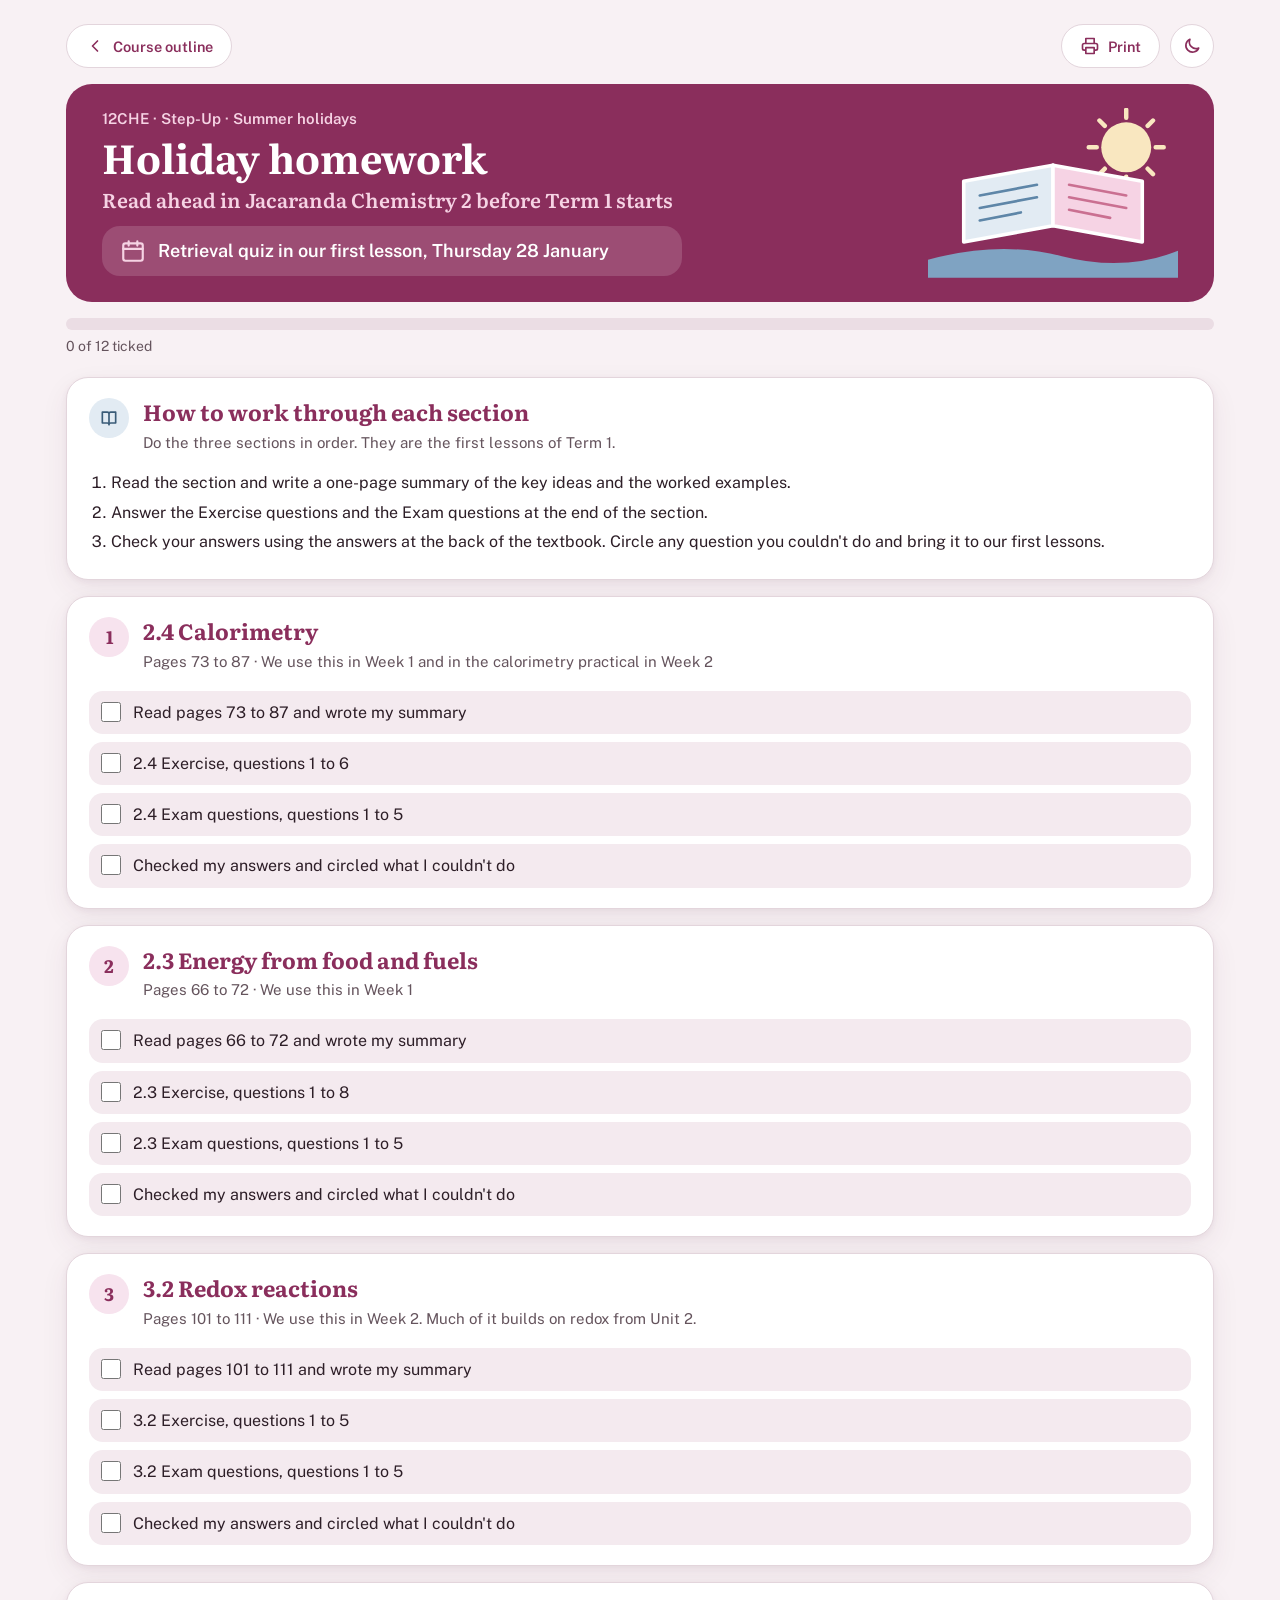
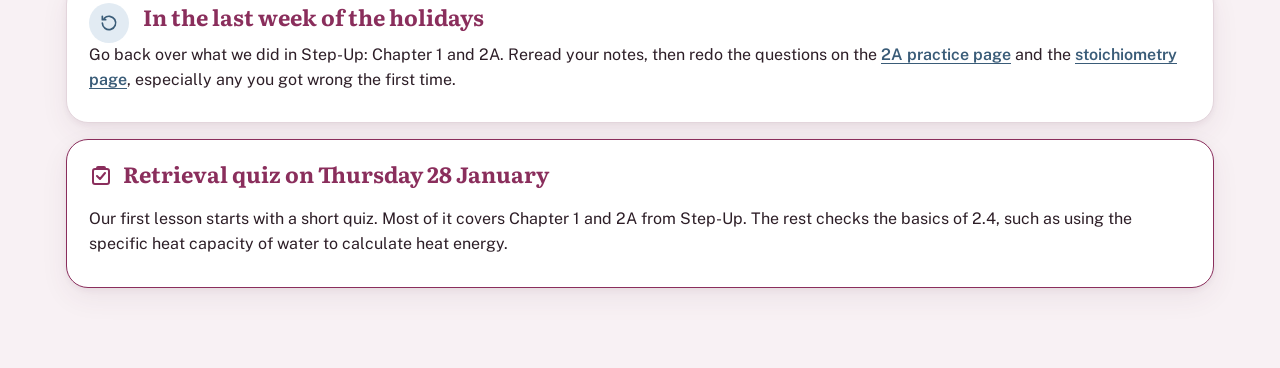
<file: orientation/holiday-homework.html>
<!doctype html>
<html lang="en">
<head>
<meta charset="utf-8">
<meta name="viewport" content="width=device-width,initial-scale=1,viewport-fit=cover">
<meta name="robots" content="noindex">
<title>Holiday homework</title>
<link rel="preconnect" href="https://fonts.googleapis.com">
<link rel="preconnect" href="https://fonts.gstatic.com" crossorigin>
<link rel="stylesheet" href="https://fonts.googleapis.com/css2?family=Literata:opsz,wght@7..72,600;7..72,700&family=Public+Sans:wght@400;600;700&display=swap">
<link rel="stylesheet" href="assets/y12-lesson.css?v=3">
<style>[hidden]{display:none!important}body{margin:0}
.toprow{justify-content:space-between}
.toprow .r{display:flex;gap:10px}
a.pillbtn{text-decoration:none}
.hw{display:grid;gap:16px}
.hc{background:var(--card);border:1px solid var(--line);border-radius:22px;padding:20px 22px;box-shadow:var(--shadow)}
.hc h2{margin:0 0 4px;font:700 22px/1.3 var(--fh);color:var(--rose)}
.hc .meta{margin:0 0 12px;color:var(--muted);font-size:15px}
.hc p{margin:0 0 10px;line-height:1.55}
.hc ol{margin:0;padding-left:22px;line-height:1.6}
.hc ol li{margin:4px 0}
.hhead{display:flex;gap:14px;align-items:flex-start}
.num{flex:none;width:40px;height:40px;border-radius:50%;display:grid;place-items:center;background:var(--rose-soft);color:var(--rose);font:700 18px/1 var(--fh)}
.hc.slate .num{background:var(--slate-soft);color:var(--slate)}
.ticks{list-style:none;margin:6px 0 0;padding:0;display:grid;gap:8px}
.ticks label{display:flex;gap:12px;align-items:flex-start;cursor:pointer;padding:10px 12px;border-radius:14px;background:var(--tint);line-height:1.45}
.ticks input{width:20px;height:20px;margin:1px 0 0;accent-color:var(--rose);flex:none}
.ticks input:checked+span{color:var(--muted);text-decoration:line-through}
.prog{margin:0 0 4px}
.quiz{border-color:var(--rose)}
.quiz h2{display:flex;gap:10px;align-items:center}
.quiz h2 .ico{width:24px;height:24px}
a.inl{color:var(--slate);font-weight:600}
@media print{
  .toprow,.prog{display:none!important}
  body,.page{background:#fff!important}
  .hc{box-shadow:none;break-inside:avoid}
  .ticks label{background:none;padding:4px 0}
  .ticks input{appearance:none;-webkit-appearance:none;border:1.5px solid #555;border-radius:3px}
  .ticks input:checked+span{text-decoration:none;color:inherit}
}</style>
<link rel="icon" type="image/svg+xml" href="../favicon.svg"><link rel="icon" type="image/png" sizes="32x32" href="../favicon-32.png"><link rel="apple-touch-icon" href="../apple-touch-icon.png"></head>
<body>
<div class="page">
  <div class="toprow">
    <a class="pillbtn" href="../"><svg class="ico" viewBox="0 0 24 24" aria-hidden="true"><path d="M15 6l-6 6 6 6"/></svg>Course outline</a>
    <div class="r">
      <button class="pillbtn" id="printBtn" type="button"><svg class="ico" viewBox="0 0 24 24" aria-hidden="true"><path d="M7 9V3h10v6M7 17H5a2 2 0 0 1-2-2v-4a2 2 0 0 1 2-2h14a2 2 0 0 1 2 2v4a2 2 0 0 1-2 2h-2M7 14h10v7H7z"/></svg>Print</button>
      <button class="pillbtn round" id="themeBtn" type="button" aria-label="Switch to dark mode"></button>
    </div>
  </div>
  <header class="band">
    <div class="txt">
      <div class="eyebrow">12CHE · Step-Up · Summer holidays</div>
      <h1>Holiday homework</h1>
      <p class="sub">Read ahead in Jacaranda Chemistry 2 before Term 1 starts</p>
      <div class="kq"><svg class="ico" viewBox="0 0 24 24" aria-hidden="true"><rect x="3" y="5" width="18" height="16" rx="2"/><path d="M3 10h18M8 3v4M16 3v4"/></svg><span>Retrieval quiz in our first lesson, Thursday 28 January</span></div>
    </div>
    <svg class="band-art" viewBox="0 0 280 190" aria-hidden="true" focusable="false">
<circle cx="222" cy="44" r="28" fill="#F9E7C0"/><g stroke="#F9E7C0" stroke-width="5" stroke-linecap="round"><path d="M222 2v9M222 77v9M180 44h9M255 44h9M192 14l6 6M246 68l6 6M252 14l-6 6M192 74l6-6"/></g>
<path d="M0 170 Q80 148 150 166 T280 160 V190 H0Z" fill="#7FA3C2"/>
<path d="M40 150 L140 132 L140 64 L40 82Z" fill="#E2EBF3" stroke="#fff" stroke-width="4" stroke-linejoin="round"/>
<path d="M240 150 L140 132 L140 64 L240 82Z" fill="#F6D3E4" stroke="#fff" stroke-width="4" stroke-linejoin="round"/>
<g stroke="#5E86A8" stroke-width="3" stroke-linecap="round"><path d="M58 98l64-12M58 112l64-12M58 126l46-9"/></g>
<g stroke="#B8476F" stroke-width="3" stroke-linecap="round" opacity=".7"><path d="M158 86l64 12M158 100l64 12M158 114l46 9"/></g>
</svg>
  </header>

  <div class="prog"><div class="track"><i id="bar" style="width:0%"></i></div><p class="pmeta" id="pmeta">0 of 12 ticked</p></div>

  <div class="hw">
    <section class="hc slate">
      <div class="hhead"><span class="num"><svg class="ico" viewBox="0 0 24 24" aria-hidden="true"><path d="M4 5h6a2 2 0 0 1 2 2v13a2 2 0 0 0-2-2H4zM20 5h-6a2 2 0 0 0-2 2v13a2 2 0 0 1 2-2h6z"/></svg></span><div>
        <h2>How to work through each section</h2>
        <p class="meta">Do the three sections in order. They are the first lessons of Term 1.</p>
      </div></div>
      <ol>
        <li>Read the section and write a one-page summary of the key ideas and the worked examples.</li>
        <li>Answer the Exercise questions and the Exam questions at the end of the section.</li>
        <li>Check your answers using the answers at the back of the textbook. Circle any question you couldn't do and bring it to our first lessons.</li>
      </ol>
    </section>

    <section class="hc">
      <div class="hhead"><span class="num">1</span><div>
        <h2>2.4 Calorimetry</h2>
        <p class="meta">Pages 73 to 87 · We use this in Week 1 and in the calorimetry practical in Week 2</p>
      </div></div>
      <ul class="ticks">
        <li><label><input type="checkbox" data-k="a1"><span>Read pages 73 to 87 and wrote my summary</span></label></li>
        <li><label><input type="checkbox" data-k="a2"><span>2.4 Exercise, questions 1 to 6</span></label></li>
        <li><label><input type="checkbox" data-k="a3"><span>2.4 Exam questions, questions 1 to 5</span></label></li>
        <li><label><input type="checkbox" data-k="a4"><span>Checked my answers and circled what I couldn't do</span></label></li>
      </ul>
    </section>

    <section class="hc">
      <div class="hhead"><span class="num">2</span><div>
        <h2>2.3 Energy from food and fuels</h2>
        <p class="meta">Pages 66 to 72 · We use this in Week 1</p>
      </div></div>
      <ul class="ticks">
        <li><label><input type="checkbox" data-k="b1"><span>Read pages 66 to 72 and wrote my summary</span></label></li>
        <li><label><input type="checkbox" data-k="b2"><span>2.3 Exercise, questions 1 to 8</span></label></li>
        <li><label><input type="checkbox" data-k="b3"><span>2.3 Exam questions, questions 1 to 5</span></label></li>
        <li><label><input type="checkbox" data-k="b4"><span>Checked my answers and circled what I couldn't do</span></label></li>
      </ul>
    </section>

    <section class="hc">
      <div class="hhead"><span class="num">3</span><div>
        <h2>3.2 Redox reactions</h2>
        <p class="meta">Pages 101 to 111 · We use this in Week 2. Much of it builds on redox from Unit 2.</p>
      </div></div>
      <ul class="ticks">
        <li><label><input type="checkbox" data-k="c1"><span>Read pages 101 to 111 and wrote my summary</span></label></li>
        <li><label><input type="checkbox" data-k="c2"><span>3.2 Exercise, questions 1 to 5</span></label></li>
        <li><label><input type="checkbox" data-k="c3"><span>3.2 Exam questions, questions 1 to 5</span></label></li>
        <li><label><input type="checkbox" data-k="c4"><span>Checked my answers and circled what I couldn't do</span></label></li>
      </ul>
    </section>

    <section class="hc slate">
      <div class="hhead"><span class="num"><svg class="ico" viewBox="0 0 24 24" aria-hidden="true"><path d="M4 12a8 8 0 1 0 2.3-5.7M4 4v4h4"/></svg></span><div>
        <h2>In the last week of the holidays</h2>
      </div></div>
      <p>Go back over what we did in Step-Up: Chapter 1 and 2A. Reread your notes, then redo the questions on the <a class="inl" href="2a-practice.html">2A practice page</a> and the <a class="inl" href="stoichiometry.html">stoichiometry page</a>, especially any you got wrong the first time.</p>
    </section>

    <section class="hc quiz">
      <h2><svg class="ico" viewBox="0 0 24 24" aria-hidden="true"><path d="M9 4h6a1 1 0 0 1 1 1v1H8V5a1 1 0 0 1 1-1zM8 6H6a2 2 0 0 0-2 2v11a2 2 0 0 0 2 2h12a2 2 0 0 0 2-2V8a2 2 0 0 0-2-2h-2M8 13l3 3 5-6"/></svg>Retrieval quiz on Thursday 28 January</h2>
      <p>Our first lesson starts with a short quiz. Most of it covers Chapter 1 and 2A from Step-Up. The rest checks the basics of 2.4, such as using the specific heat capacity of water to calculate heat energy.</p>
    </section>
  </div>
</div>
<script>(function(){var K="y12-holiday-hw",s={};
try{s=JSON.parse(localStorage.getItem(K)||"{}")||{}}catch(e){s={}}
var boxes=[].slice.call(document.querySelectorAll(".ticks input")),bar=document.getElementById("bar"),pm=document.getElementById("pmeta");
function upd(){var n=boxes.filter(function(b){return b.checked}).length;bar.style.width=Math.round(100*n/boxes.length)+"%";pm.textContent=n===boxes.length?"All done. Well done!":n+" of "+boxes.length+" ticked"}
boxes.forEach(function(b){b.checked=!!s[b.dataset.k];b.addEventListener("change",function(){s[b.dataset.k]=b.checked;try{localStorage.setItem(K,JSON.stringify(s))}catch(e){}upd()})});
upd();document.getElementById("printBtn").addEventListener("click",function(){window.print()})})();</script>
<script>(function(){var r=document.documentElement,b=document.getElementById("themeBtn"),q=window.matchMedia?matchMedia("(prefers-color-scheme: dark)"):null;
try{var t=localStorage.getItem("y12-theme");if(t==="dark"||t==="light")r.setAttribute("data-theme",t)}catch(e){}
var M='<svg class="ico" viewBox="0 0 24 24" aria-hidden="true"><path d="M20 14.5A8 8 0 0 1 9.5 4a8 8 0 1 0 10.5 10.5z"/></svg>',S='<svg class="ico" viewBox="0 0 24 24" aria-hidden="true"><circle cx="12" cy="12" r="4.2"/><path d="M12 2.5v2.2M12 19.3v2.2M2.5 12h2.2M19.3 12h2.2M5.3 5.3l1.6 1.6M17.1 17.1l1.6 1.6M18.7 5.3l-1.6 1.6M6.9 17.1l-1.6 1.6"/></svg>';
function d(){var t=r.getAttribute("data-theme");return t?t==="dark":!!(q&&q.matches)}
function p(){var x=d(),l=x?"Switch to light mode":"Switch to dark mode";b.innerHTML=x?S:M;b.setAttribute("aria-label",l);b.title=l}
b.addEventListener("click",function(){var n=d()?"light":"dark";r.setAttribute("data-theme",n);try{localStorage.setItem("y12-theme",n)}catch(e){}p()});
if(q&&q.addEventListener)q.addEventListener("change",p);p()})();</script>
</body>
</html>
</file>
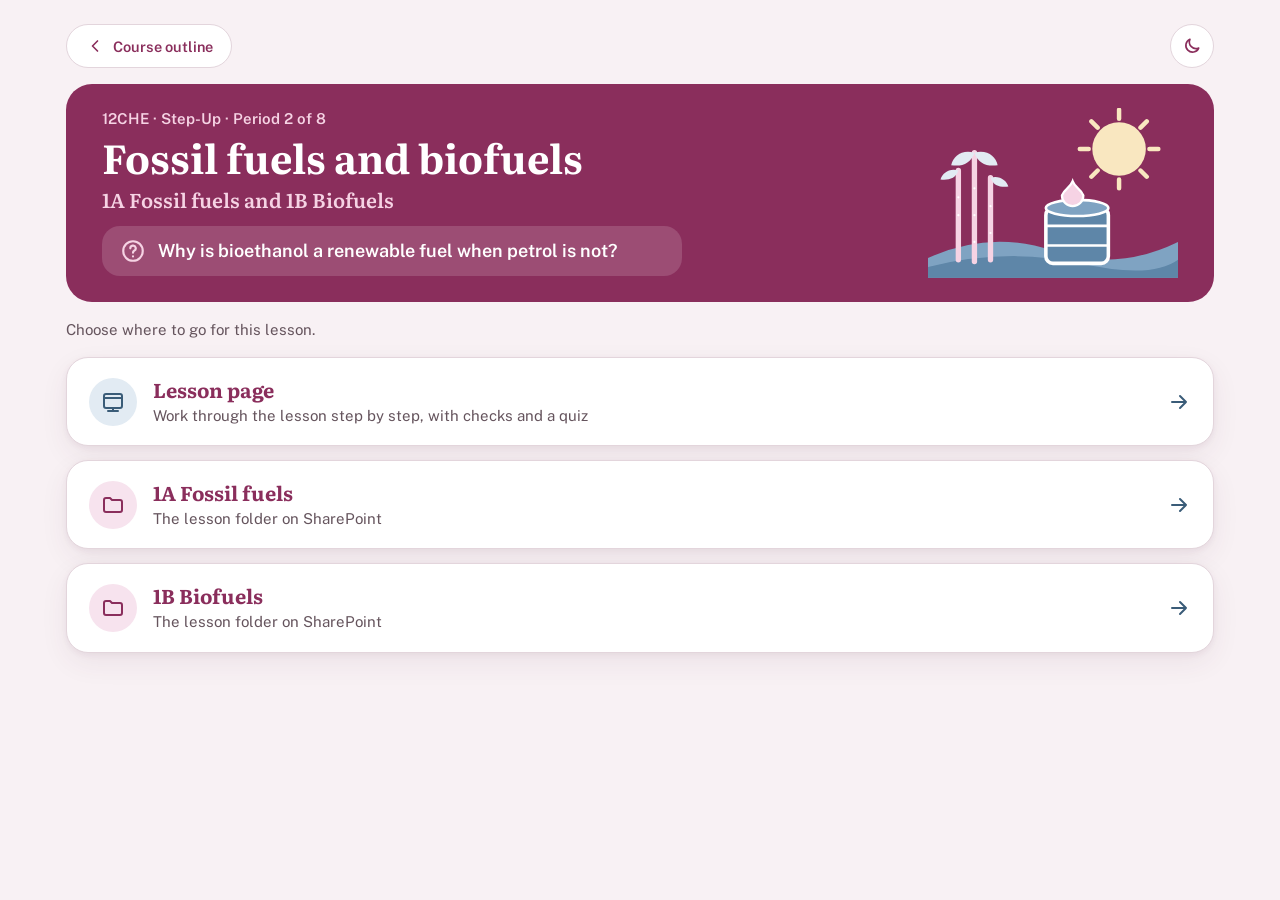
<file: orientation/period-2.html>
<!doctype html>
<html lang="en">
<head>
<meta charset="utf-8">
<meta name="viewport" content="width=device-width,initial-scale=1,viewport-fit=cover">
<meta name="robots" content="noindex">
<title>Fossil fuels and biofuels</title>
<link rel="preconnect" href="https://fonts.googleapis.com">
<link rel="preconnect" href="https://fonts.gstatic.com" crossorigin>
<link rel="stylesheet" href="https://fonts.googleapis.com/css2?family=Literata:opsz,wght@7..72,600;7..72,700&family=Public+Sans:wght@400;600;700&display=swap">
<link rel="stylesheet" href="assets/y12-lesson.css?v=3">
<style>[hidden]{display:none!important}body{margin:0}.res{display:grid;gap:14px}
.rc{display:grid;grid-template-columns:auto minmax(0,1fr) auto;gap:16px;align-items:center;background:var(--card);border:1px solid var(--line);border-radius:22px;padding:18px 22px;color:var(--ink);text-decoration:none;box-shadow:var(--shadow)}
.rc:hover{border-color:var(--rose)}
.rc .ic{width:48px;height:48px}
.rc .ic .ico{width:24px;height:24px}
.rc b{display:block;font:700 20px/1.3 var(--fh);color:var(--rose)}
.rc span.d{display:block;font-size:15px;color:var(--muted);margin-top:2px}
.rc .go{width:24px;height:24px;color:var(--slate)}
.rc.sp .ic{background:var(--rose-soft);color:var(--rose)}
.hint{font-size:15px;color:var(--muted)}
.toprow{justify-content:space-between}
a.pillbtn{text-decoration:none}</style>
<link rel="icon" type="image/svg+xml" href="../favicon.svg"><link rel="icon" type="image/png" sizes="32x32" href="../favicon-32.png"><link rel="apple-touch-icon" href="../apple-touch-icon.png"></head>
<body>
<div class="page">
  <div class="toprow">
    <a class="pillbtn" href="../"><svg class="ico" viewBox="0 0 24 24" aria-hidden="true"><path d="M15 6l-6 6 6 6"/></svg>Course outline</a>
    <button class="pillbtn round" id="themeBtn" type="button" aria-label="Switch to dark mode"></button>
  </div>
  <header class="band">
    <div class="txt">
      <div class="eyebrow">12CHE · Step-Up · Period 2 of 8</div>
      <h1>Fossil fuels and biofuels</h1>
      <p class="sub">1A Fossil fuels and 1B Biofuels</p>
      <div class="kq"><svg class="ico" viewBox="0 0 24 24" aria-hidden="true"><circle cx="12" cy="12" r="9"/><path d="M9.5 9.5a2.5 2.5 0 1 1 3.5 2.3c-.7.4-1 .9-1 1.7M12 17h.01"/></svg><span>Why is bioethanol a renewable fuel when petrol is not?</span></div>
    </div>
    <svg class="band-art" viewBox="0 0 280 190" aria-hidden="true" focusable="false">
<circle cx="214" cy="46" r="30" fill="#F9E7C0"/><g stroke="#F9E7C0" stroke-width="5" stroke-linecap="round"><path d="M214 2v10M214 80v10M170 46h10M248 46h10M183 15l7 7M238 70l7 7M245 15l-7 7M183 77l7-7"/></g>
<path d="M0 168 Q70 136 140 160 T280 150 V190 H0Z" fill="#7FA3C2"/><path d="M0 178 Q90 156 170 174 T280 170 V190 H0Z" fill="#5E86A8"/>
<g stroke="#F6D3E4" stroke-linecap="round" stroke-width="6"><path d="M34 170V70"/><path d="M52 172V50"/><path d="M70 170V78"/></g>
<g stroke="#fff" stroke-width="2.5" stroke-linecap="round"><path d="M34 100h-0M34 120h0M52 90h0M52 120h0M52 150h0M70 110h0M70 140h0"/></g>
<g fill="#E2EBF3"><path d="M52 50c-14-4-24 4-26 14 12 2 22-2 26-14z"/><path d="M52 50c14-4 24 4 26 14-12 2-22-2-26-14z"/><path d="M34 70c-10-3-18 3-20 10 9 1 17-1 20-10z"/><path d="M70 78c10-3 18 3 20 10-9 1-17-1-20-10z"/></g>
<rect x="132" y="112" width="70" height="62" rx="8" fill="#5E86A8" stroke="#fff" stroke-width="4"/>
<path d="M132 132h70M132 154h70" stroke="#fff" stroke-width="3"/>
<ellipse cx="167" cy="112" rx="35" ry="9" fill="#7FA3C2" stroke="#fff" stroke-width="3"/>
<path d="M150 98c3-8 9-8 12-16 3 8 9 8 12 16a12 12 0 0 1-24 0z" fill="#F6D3E4" stroke="#fff" stroke-width="2.5"/>
</svg>
  </header>
  <p class="hint">Choose where to go for this lesson.</p>
  <div class="res">
    <a class="rc" href="fossil-fuels-biofuels.html"><span class="ic"><svg class="ico" viewBox="0 0 24 24" aria-hidden="true"><rect x="3" y="4" width="18" height="14" rx="2"/><path d="M3 8h18M7 21h10M12 18v3"/></svg></span><span><b>Lesson page</b><span class="d">Work through the lesson step by step, with checks and a quiz</span></span><svg class="ico go" viewBox="0 0 24 24" aria-hidden="true"><path d="M5 12h14M13 6l6 6-6 6"/></svg></a>
    <a class="rc sp" href="https://eduvic.sharepoint.com/:f:/r/sites/202712CHESWSC/Class%20Materials/1%20U3%20AOS1%20Energy/1A%20Fossil%20fuels" target="_blank" rel="noopener"><span class="ic"><svg class="ico" viewBox="0 0 24 24" aria-hidden="true"><path d="M3 7a2 2 0 0 1 2-2h4l2 2h8a2 2 0 0 1 2 2v8a2 2 0 0 1-2 2H5a2 2 0 0 1-2-2z"/></svg></span><span><b>1A Fossil fuels</b><span class="d">The lesson folder on SharePoint</span></span><svg class="ico go" viewBox="0 0 24 24" aria-hidden="true"><path d="M5 12h14M13 6l6 6-6 6"/></svg></a><a class="rc sp" href="https://eduvic.sharepoint.com/:f:/r/sites/202712CHESWSC/Class%20Materials/1%20U3%20AOS1%20Energy/1B%20Biofuels" target="_blank" rel="noopener"><span class="ic"><svg class="ico" viewBox="0 0 24 24" aria-hidden="true"><path d="M3 7a2 2 0 0 1 2-2h4l2 2h8a2 2 0 0 1 2 2v8a2 2 0 0 1-2 2H5a2 2 0 0 1-2-2z"/></svg></span><span><b>1B Biofuels</b><span class="d">The lesson folder on SharePoint</span></span><svg class="ico go" viewBox="0 0 24 24" aria-hidden="true"><path d="M5 12h14M13 6l6 6-6 6"/></svg></a>
  </div>
</div>
<script>(function(){var r=document.documentElement,b=document.getElementById("themeBtn"),q=window.matchMedia?matchMedia("(prefers-color-scheme: dark)"):null;
try{var t=localStorage.getItem("y12-theme");if(t==="dark"||t==="light")r.setAttribute("data-theme",t)}catch(e){}
var M='<svg class="ico" viewBox="0 0 24 24" aria-hidden="true"><path d="M20 14.5A8 8 0 0 1 9.5 4a8 8 0 1 0 10.5 10.5z"/></svg>',S='<svg class="ico" viewBox="0 0 24 24" aria-hidden="true"><circle cx="12" cy="12" r="4.2"/><path d="M12 2.5v2.2M12 19.3v2.2M2.5 12h2.2M19.3 12h2.2M5.3 5.3l1.6 1.6M17.1 17.1l1.6 1.6M18.7 5.3l-1.6 1.6M6.9 17.1l-1.6 1.6"/></svg>';
function d(){var t=r.getAttribute("data-theme");return t?t==="dark":!!(q&&q.matches)}
function p(){var x=d(),l=x?"Switch to light mode":"Switch to dark mode";b.innerHTML=x?S:M;b.setAttribute("aria-label",l);b.title=l}
b.addEventListener("click",function(){var n=d()?"light":"dark";r.setAttribute("data-theme",n);try{localStorage.setItem("y12-theme",n)}catch(e){}p()});
if(q&&q.addEventListener)q.addEventListener("change",p);p()})();</script>
</body>
</html>
</file>
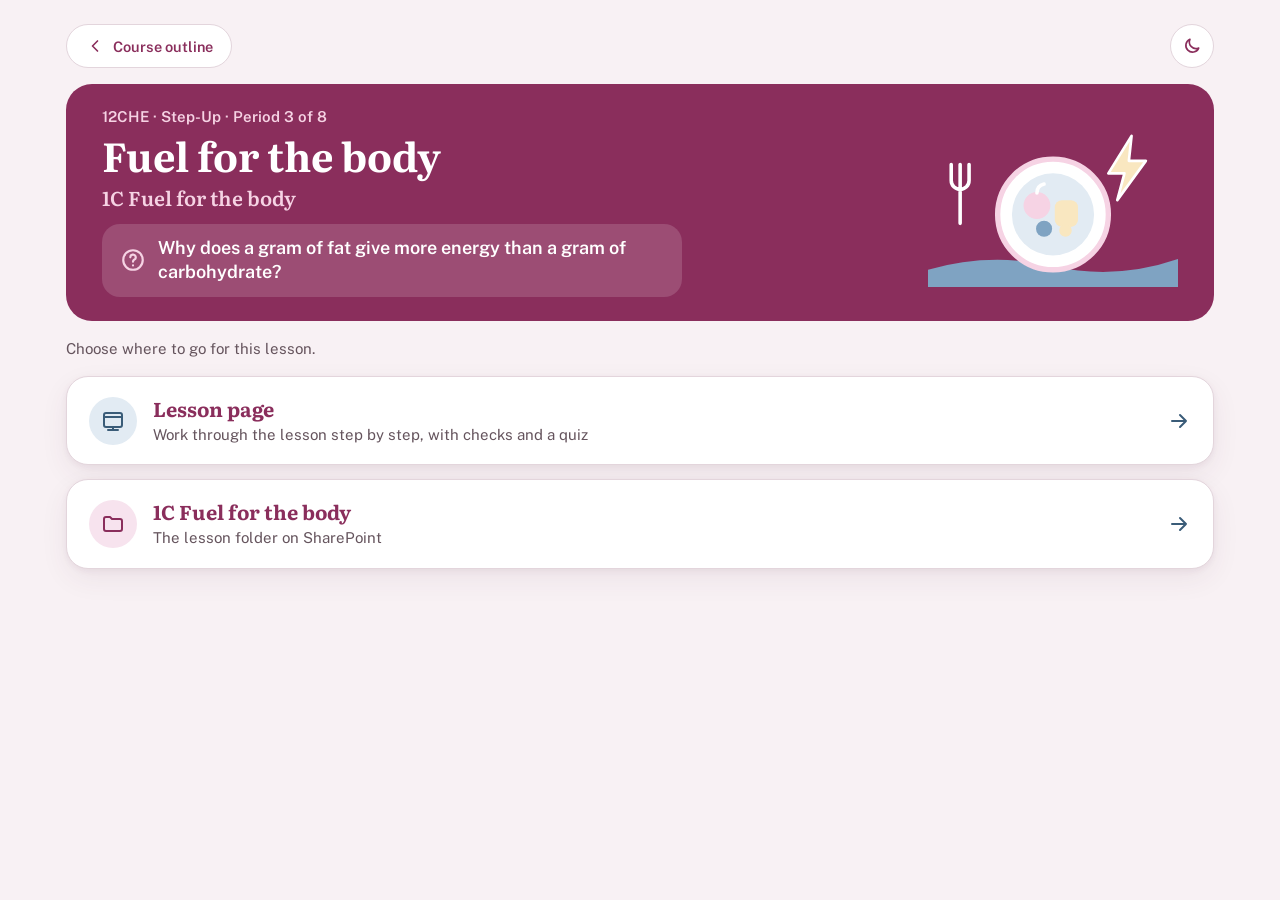
<file: orientation/period-3.html>
<!doctype html>
<html lang="en">
<head>
<meta charset="utf-8">
<meta name="viewport" content="width=device-width,initial-scale=1,viewport-fit=cover">
<meta name="robots" content="noindex">
<title>Fuel for the body</title>
<link rel="preconnect" href="https://fonts.googleapis.com">
<link rel="preconnect" href="https://fonts.gstatic.com" crossorigin>
<link rel="stylesheet" href="https://fonts.googleapis.com/css2?family=Literata:opsz,wght@7..72,600;7..72,700&family=Public+Sans:wght@400;600;700&display=swap">
<link rel="stylesheet" href="assets/y12-lesson.css?v=3">
<style>[hidden]{display:none!important}body{margin:0}.res{display:grid;gap:14px}
.rc{display:grid;grid-template-columns:auto minmax(0,1fr) auto;gap:16px;align-items:center;background:var(--card);border:1px solid var(--line);border-radius:22px;padding:18px 22px;color:var(--ink);text-decoration:none;box-shadow:var(--shadow)}
.rc:hover{border-color:var(--rose)}
.rc .ic{width:48px;height:48px}
.rc .ic .ico{width:24px;height:24px}
.rc b{display:block;font:700 20px/1.3 var(--fh);color:var(--rose)}
.rc span.d{display:block;font-size:15px;color:var(--muted);margin-top:2px}
.rc .go{width:24px;height:24px;color:var(--slate)}
.rc.sp .ic{background:var(--rose-soft);color:var(--rose)}
.hint{font-size:15px;color:var(--muted)}
.toprow{justify-content:space-between}
a.pillbtn{text-decoration:none}</style>
<link rel="icon" type="image/svg+xml" href="../favicon.svg"><link rel="icon" type="image/png" sizes="32x32" href="../favicon-32.png"><link rel="apple-touch-icon" href="../apple-touch-icon.png"></head>
<body>
<div class="page">
  <div class="toprow">
    <a class="pillbtn" href="../"><svg class="ico" viewBox="0 0 24 24" aria-hidden="true"><path d="M15 6l-6 6 6 6"/></svg>Course outline</a>
    <button class="pillbtn round" id="themeBtn" type="button" aria-label="Switch to dark mode"></button>
  </div>
  <header class="band">
    <div class="txt">
      <div class="eyebrow">12CHE · Step-Up · Period 3 of 8</div>
      <h1>Fuel for the body</h1>
      <p class="sub">1C Fuel for the body</p>
      <div class="kq"><svg class="ico" viewBox="0 0 24 24" aria-hidden="true"><circle cx="12" cy="12" r="9"/><path d="M9.5 9.5a2.5 2.5 0 1 1 3.5 2.3c-.7.4-1 .9-1 1.7M12 17h.01"/></svg><span>Why does a gram of fat give more energy than a gram of carbohydrate?</span></div>
    </div>
    <svg class="band-art" viewBox="0 0 280 190" aria-hidden="true" focusable="false">
<path d="M0 170 Q70 150 140 166 T280 158 V190 H0Z" fill="#7FA3C2"/>
<circle cx="140" cy="108" r="62" fill="#fff" stroke="#F6D3E4" stroke-width="6"/><circle cx="140" cy="108" r="46" fill="#E2EBF3"/>
<circle cx="122" cy="98" r="15" fill="#F6D3E4"/><path d="M122 84c0-6 4-9 8-10" stroke="#fff" stroke-width="4" fill="none" stroke-linecap="round"/>
<rect x="142" y="92" width="26" height="30" rx="8" fill="#F9E7C0"/><circle cx="130" cy="124" r="9" fill="#7FA3C2"/><circle cx="154" cy="126" r="7" fill="#F9E7C0"/>
<path d="M228 20l-26 42h18l-8 30 32-44h-19z" fill="#F9E7C0" stroke="#fff" stroke-width="3" stroke-linejoin="round"/>
<path d="M36 52v66M26 52v18a10 10 0 0 0 20 0V52" stroke="#fff" stroke-width="4" fill="none" stroke-linecap="round"/>
</svg>
  </header>
  <p class="hint">Choose where to go for this lesson.</p>
  <div class="res">
    <a class="rc" href="fuel-for-the-body.html"><span class="ic"><svg class="ico" viewBox="0 0 24 24" aria-hidden="true"><rect x="3" y="4" width="18" height="14" rx="2"/><path d="M3 8h18M7 21h10M12 18v3"/></svg></span><span><b>Lesson page</b><span class="d">Work through the lesson step by step, with checks and a quiz</span></span><svg class="ico go" viewBox="0 0 24 24" aria-hidden="true"><path d="M5 12h14M13 6l6 6-6 6"/></svg></a>
    <a class="rc sp" href="https://eduvic.sharepoint.com/:f:/r/sites/202712CHESWSC/Class%20Materials/1%20U3%20AOS1%20Energy/1C%20Fuel%20for%20the%20body" target="_blank" rel="noopener"><span class="ic"><svg class="ico" viewBox="0 0 24 24" aria-hidden="true"><path d="M3 7a2 2 0 0 1 2-2h4l2 2h8a2 2 0 0 1 2 2v8a2 2 0 0 1-2 2H5a2 2 0 0 1-2-2z"/></svg></span><span><b>1C Fuel for the body</b><span class="d">The lesson folder on SharePoint</span></span><svg class="ico go" viewBox="0 0 24 24" aria-hidden="true"><path d="M5 12h14M13 6l6 6-6 6"/></svg></a>
  </div>
</div>
<script>(function(){var r=document.documentElement,b=document.getElementById("themeBtn"),q=window.matchMedia?matchMedia("(prefers-color-scheme: dark)"):null;
try{var t=localStorage.getItem("y12-theme");if(t==="dark"||t==="light")r.setAttribute("data-theme",t)}catch(e){}
var M='<svg class="ico" viewBox="0 0 24 24" aria-hidden="true"><path d="M20 14.5A8 8 0 0 1 9.5 4a8 8 0 1 0 10.5 10.5z"/></svg>',S='<svg class="ico" viewBox="0 0 24 24" aria-hidden="true"><circle cx="12" cy="12" r="4.2"/><path d="M12 2.5v2.2M12 19.3v2.2M2.5 12h2.2M19.3 12h2.2M5.3 5.3l1.6 1.6M17.1 17.1l1.6 1.6M18.7 5.3l-1.6 1.6M6.9 17.1l-1.6 1.6"/></svg>';
function d(){var t=r.getAttribute("data-theme");return t?t==="dark":!!(q&&q.matches)}
function p(){var x=d(),l=x?"Switch to light mode":"Switch to dark mode";b.innerHTML=x?S:M;b.setAttribute("aria-label",l);b.title=l}
b.addEventListener("click",function(){var n=d()?"light":"dark";r.setAttribute("data-theme",n);try{localStorage.setItem("y12-theme",n)}catch(e){}p()});
if(q&&q.addEventListener)q.addEventListener("change",p);p()})();</script>
</body>
</html>
</file>
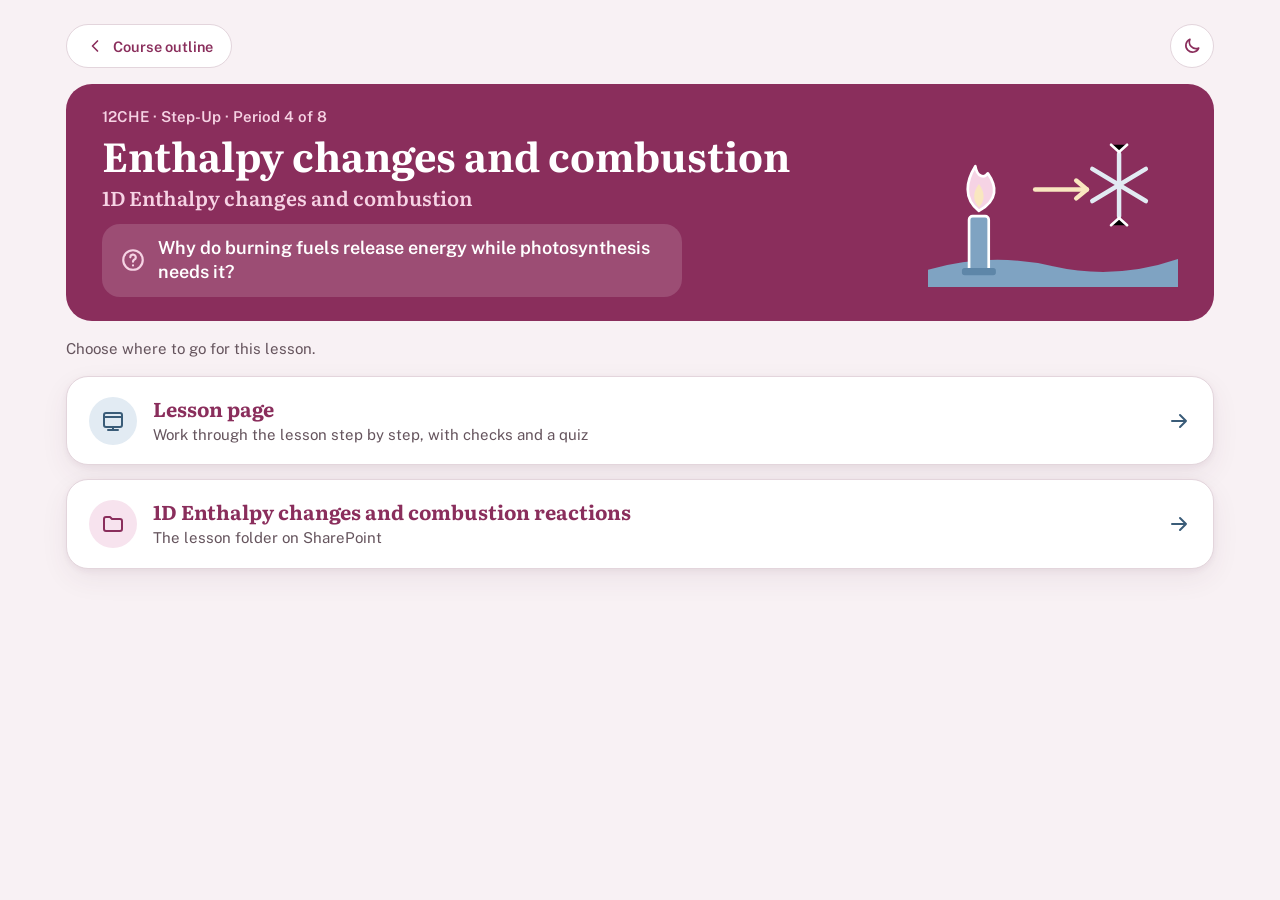
<file: orientation/period-4.html>
<!doctype html>
<html lang="en">
<head>
<meta charset="utf-8">
<meta name="viewport" content="width=device-width,initial-scale=1,viewport-fit=cover">
<meta name="robots" content="noindex">
<title>Enthalpy changes and combustion</title>
<link rel="preconnect" href="https://fonts.googleapis.com">
<link rel="preconnect" href="https://fonts.gstatic.com" crossorigin>
<link rel="stylesheet" href="https://fonts.googleapis.com/css2?family=Literata:opsz,wght@7..72,600;7..72,700&family=Public+Sans:wght@400;600;700&display=swap">
<link rel="stylesheet" href="assets/y12-lesson.css?v=3">
<style>[hidden]{display:none!important}body{margin:0}.res{display:grid;gap:14px}
.rc{display:grid;grid-template-columns:auto minmax(0,1fr) auto;gap:16px;align-items:center;background:var(--card);border:1px solid var(--line);border-radius:22px;padding:18px 22px;color:var(--ink);text-decoration:none;box-shadow:var(--shadow)}
.rc:hover{border-color:var(--rose)}
.rc .ic{width:48px;height:48px}
.rc .ic .ico{width:24px;height:24px}
.rc b{display:block;font:700 20px/1.3 var(--fh);color:var(--rose)}
.rc span.d{display:block;font-size:15px;color:var(--muted);margin-top:2px}
.rc .go{width:24px;height:24px;color:var(--slate)}
.rc.sp .ic{background:var(--rose-soft);color:var(--rose)}
.hint{font-size:15px;color:var(--muted)}
.toprow{justify-content:space-between}
a.pillbtn{text-decoration:none}</style>
<link rel="icon" type="image/svg+xml" href="../favicon.svg"><link rel="icon" type="image/png" sizes="32x32" href="../favicon-32.png"><link rel="apple-touch-icon" href="../apple-touch-icon.png"></head>
<body>
<div class="page">
  <div class="toprow">
    <a class="pillbtn" href="../"><svg class="ico" viewBox="0 0 24 24" aria-hidden="true"><path d="M15 6l-6 6 6 6"/></svg>Course outline</a>
    <button class="pillbtn round" id="themeBtn" type="button" aria-label="Switch to dark mode"></button>
  </div>
  <header class="band">
    <div class="txt">
      <div class="eyebrow">12CHE · Step-Up · Period 4 of 8</div>
      <h1>Enthalpy changes and combustion</h1>
      <p class="sub">1D Enthalpy changes and combustion</p>
      <div class="kq"><svg class="ico" viewBox="0 0 24 24" aria-hidden="true"><circle cx="12" cy="12" r="9"/><path d="M9.5 9.5a2.5 2.5 0 1 1 3.5 2.3c-.7.4-1 .9-1 1.7M12 17h.01"/></svg><span>Why do burning fuels release energy while photosynthesis needs it?</span></div>
    </div>
    <svg class="band-art" viewBox="0 0 280 190" aria-hidden="true" focusable="false">
<path d="M0 170 Q70 150 140 166 T280 158 V190 H0Z" fill="#7FA3C2"/>
<rect x="46" y="110" width="22" height="64" rx="4" fill="#7FA3C2" stroke="#fff" stroke-width="3"/><rect x="38" y="168" width="38" height="8" rx="3" fill="#5E86A8"/>
<path d="M57 104c-18-14-14-34-4-50 2 12 10 14 14 8 10 14 12 30-10 42z" fill="#F6D3E4" stroke="#fff" stroke-width="3" stroke-linejoin="round"/>
<path d="M57 100c-8-8-6-18 0-26 6 8 8 18 0 26z" fill="#F9E7C0"/>
<g stroke="#E2EBF3" stroke-width="5" stroke-linecap="round"><path d="M214 40v70M184 57l60 36M184 93l60-36"/></g>
<g stroke="#fff" stroke-width="3" stroke-linecap="round"><path d="M205 30l9 8 9-8M205 120l9-8 9 8"/></g>
<path d="M120 80h58" stroke="#F9E7C0" stroke-width="5" stroke-linecap="round"/><path d="M166 70l12 10-12 10" stroke="#F9E7C0" stroke-width="5" fill="none" stroke-linecap="round" stroke-linejoin="round"/>
</svg>
  </header>
  <p class="hint">Choose where to go for this lesson.</p>
  <div class="res">
    <a class="rc" href="enthalpy-combustion.html"><span class="ic"><svg class="ico" viewBox="0 0 24 24" aria-hidden="true"><rect x="3" y="4" width="18" height="14" rx="2"/><path d="M3 8h18M7 21h10M12 18v3"/></svg></span><span><b>Lesson page</b><span class="d">Work through the lesson step by step, with checks and a quiz</span></span><svg class="ico go" viewBox="0 0 24 24" aria-hidden="true"><path d="M5 12h14M13 6l6 6-6 6"/></svg></a>
    <a class="rc sp" href="https://eduvic.sharepoint.com/:f:/r/sites/202712CHESWSC/Class%20Materials/1%20U3%20AOS1%20Energy/1D%20Enthalpy%20changes%20and%20combustion%20reactions" target="_blank" rel="noopener"><span class="ic"><svg class="ico" viewBox="0 0 24 24" aria-hidden="true"><path d="M3 7a2 2 0 0 1 2-2h4l2 2h8a2 2 0 0 1 2 2v8a2 2 0 0 1-2 2H5a2 2 0 0 1-2-2z"/></svg></span><span><b>1D Enthalpy changes and combustion reactions</b><span class="d">The lesson folder on SharePoint</span></span><svg class="ico go" viewBox="0 0 24 24" aria-hidden="true"><path d="M5 12h14M13 6l6 6-6 6"/></svg></a>
  </div>
</div>
<script>(function(){var r=document.documentElement,b=document.getElementById("themeBtn"),q=window.matchMedia?matchMedia("(prefers-color-scheme: dark)"):null;
try{var t=localStorage.getItem("y12-theme");if(t==="dark"||t==="light")r.setAttribute("data-theme",t)}catch(e){}
var M='<svg class="ico" viewBox="0 0 24 24" aria-hidden="true"><path d="M20 14.5A8 8 0 0 1 9.5 4a8 8 0 1 0 10.5 10.5z"/></svg>',S='<svg class="ico" viewBox="0 0 24 24" aria-hidden="true"><circle cx="12" cy="12" r="4.2"/><path d="M12 2.5v2.2M12 19.3v2.2M2.5 12h2.2M19.3 12h2.2M5.3 5.3l1.6 1.6M17.1 17.1l1.6 1.6M18.7 5.3l-1.6 1.6M6.9 17.1l-1.6 1.6"/></svg>';
function d(){var t=r.getAttribute("data-theme");return t?t==="dark":!!(q&&q.matches)}
function p(){var x=d(),l=x?"Switch to light mode":"Switch to dark mode";b.innerHTML=x?S:M;b.setAttribute("aria-label",l);b.title=l}
b.addEventListener("click",function(){var n=d()?"light":"dark";r.setAttribute("data-theme",n);try{localStorage.setItem("y12-theme",n)}catch(e){}p()});
if(q&&q.addEventListener)q.addEventListener("change",p);p()})();</script>
</body>
</html>
</file>
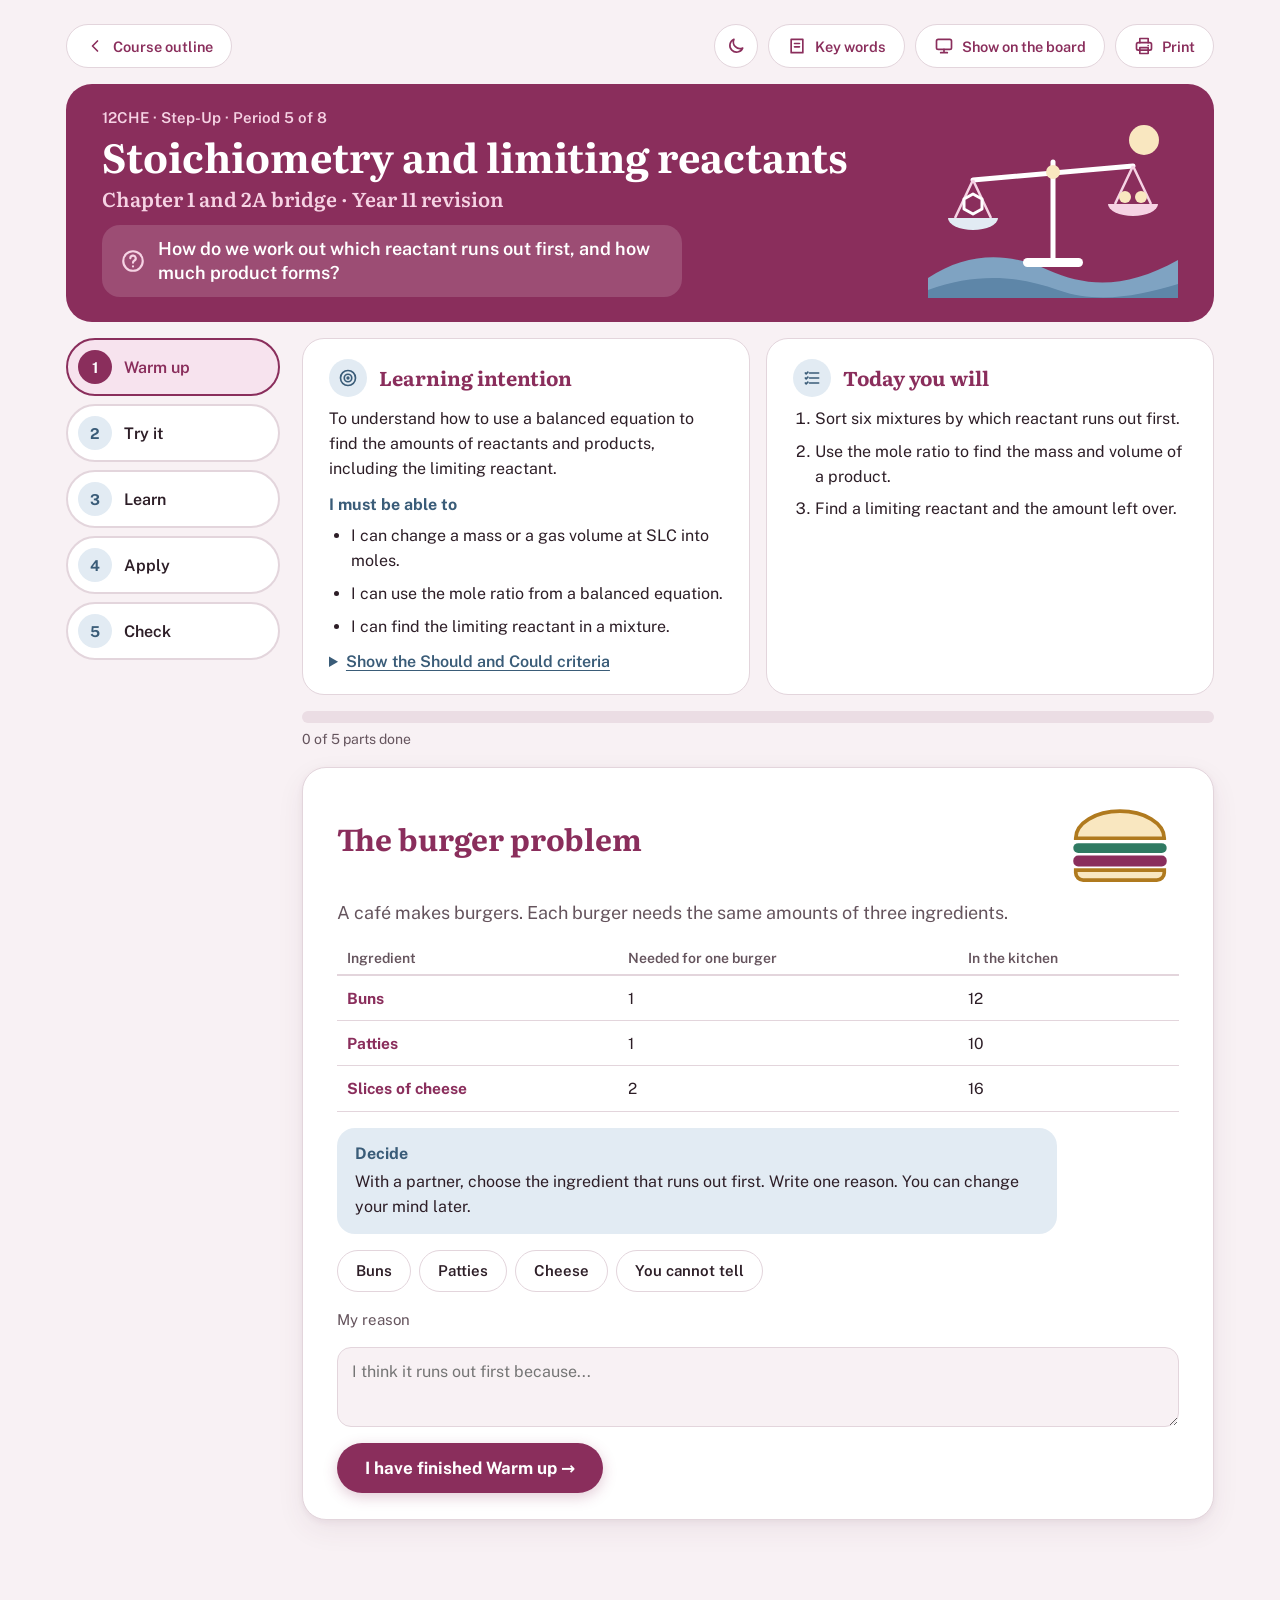
<file: orientation/stoichiometry.html>
<!doctype html>
<html lang="en">
<head>
<meta charset="utf-8">
<meta name="viewport" content="width=device-width,initial-scale=1,viewport-fit=cover">
<meta name="robots" content="noindex">
<title>Stoichiometry and Limiting Reactants</title>
<link rel="preconnect" href="https://fonts.googleapis.com">
<link rel="preconnect" href="https://fonts.gstatic.com" crossorigin>
<link rel="stylesheet" href="https://fonts.googleapis.com/css2?family=Literata:opsz,wght@7..72,600;7..72,700&family=Public+Sans:wght@400;600;700&display=swap">
<link rel="stylesheet" href="assets/y12-lesson.css?v=3">
<link rel="stylesheet" href="../assets/y12-print.css?v=1">
<style>[hidden]{display:none!important}body{margin:0}img{max-width:100%}</style>
<link rel="icon" type="image/svg+xml" href="../favicon.svg"><link rel="icon" type="image/png" sizes="32x32" href="../favicon-32.png"><link rel="apple-touch-icon" href="../apple-touch-icon.png"></head>
<body>
<div class="page">
  <div class="toprow">
    <a class="pillbtn back" href="../"><svg class="ico" viewBox="0 0 24 24" aria-hidden="true"><path d="M15 6l-6 6 6 6"/></svg>Course outline</a>
    <button class="pillbtn round" id="themeBtn" type="button" aria-label="Switch to dark mode"></button>
    <button class="pillbtn" id="kwBtn" type="button"><svg class="ico" viewBox="0 0 24 24" aria-hidden="true"><path d="M5 4h14v16H5z"/><path d="M9 9h6M9 13h6"/></svg>Key words</button>
    <button class="pillbtn" id="boardBtn" type="button"><svg class="ico" viewBox="0 0 24 24" aria-hidden="true"><rect x="3" y="4" width="18" height="12" rx="2"/><path d="M8 20h8M12 16v4"/></svg>Show on the board</button>
    <button class="pillbtn" id="printBtn" type="button"><svg class="ico" viewBox="0 0 24 24" aria-hidden="true"><path d="M7 8V3h10v5"/><rect x="3" y="8" width="18" height="9" rx="2"/><path d="M7 14h10v7H7z"/><path d="M17 11.5h.01"/></svg>Print</button>
  </div>
  <header class="band">
    <div class="txt">
      <div class="eyebrow">12CHE · Step-Up · Period 5 of 8</div>
      <h1>Stoichiometry and limiting reactants</h1>
      <p class="sub">Chapter 1 and 2A bridge · Year 11 revision</p>
      <div class="kq"><svg class="ico" viewBox="0 0 24 24" aria-hidden="true"><circle cx="12" cy="12" r="9"/><path d="M9.5 9.5a2.5 2.5 0 1 1 3.5 2.3c-.7.4-1 .9-1 1.7M12 17h.01"/></svg><span>How do we work out which reactant runs out first, and how much product forms?</span></div>
    </div>
    <svg class="band-art" viewBox="0 0 250 190" aria-hidden="true" focusable="false"><path d="M0 170c40-26 80-26 120-8s80 18 130-10v38H0z" fill="#7FA3C2"/><path d="M0 182c50-18 90-14 130 0s80 6 120-6v14H0z" fill="#5E86A8"/><circle cx="216" cy="32" r="15" fill="#F9E7C0"/><path d="M125 54v100" stroke="#fff" stroke-width="5" stroke-linecap="round"/><rect x="95" y="150" width="60" height="9" rx="4.5" fill="#fff"/><path d="M45 72L205 58" stroke="#fff" stroke-width="5" stroke-linecap="round"/><circle cx="125" cy="64" r="7" fill="#F9E7C0"/><g fill="none" stroke="#F6D3E4" stroke-width="2.5"><path d="M45 72L27 110M45 72l18 38M205 58l-18 38M205 58l18 38"/></g><path d="M20 110h50a25 12 0 0 1-50 0z" fill="#E2EBF3"/><path d="M180 96h50a25 12 0 0 1-50 0z" fill="#F6D3E4"/><polygon points="45,86 54,91 54,101 45,106 36,101 36,91" fill="none" stroke="#fff" stroke-width="3" stroke-linejoin="round"/><circle cx="197" cy="89" r="6" fill="#F9E7C0"/><circle cx="213" cy="89" r="6" fill="#F9E7C0"/></svg>
  </header>
  <div class="layout">
    <nav class="tabs" id="tabs" role="tablist" aria-label="Lesson parts"></nav>
    <main class="main">
      <div class="intro">
        <section class="icard"><h2><span class="ic"><svg class="ico" viewBox="0 0 24 24" aria-hidden="true"><circle cx="12" cy="12" r="9"/><circle cx="12" cy="12" r="4.5"/><circle cx="12" cy="12" r="1"/></svg></span>Learning intention</h2><p>To understand how to use a balanced equation to find the amounts of reactants and products, including the limiting reactant.</p><h3>I must be able to</h3><ul><li>I can change a mass or a gas volume at SLC into moles.</li><li>I can use the mole ratio from a balanced equation.</li><li>I can find the limiting reactant in a mixture.</li></ul><details><summary>Show the Should and Could criteria</summary>
          <ul>
            <li><b>Should:</b> I can find the mass of product made and the mass of excess reactant left.</li>
            <li><b>Could:</b> I can explain why a reaction is run with one reactant in excess.</li>
          </ul>
        </details></section>
        <section class="icard"><h2><span class="ic"><svg class="ico" viewBox="0 0 24 24" aria-hidden="true"><path d="M9 6h11M9 12h11M9 18h11M4 6l1 1 2-2M4 12l1 1 2-2M4 18l1 1 2-2"/></svg></span>Today you will</h2><ol><li>Sort six mixtures by which reactant runs out first.</li><li>Use the mole ratio to find the mass and volume of a product.</li><li>Find a limiting reactant and the amount left over.</li></ol></section>
      </div>
      <div class="prog">
        <div class="track" aria-hidden="true"><i id="pfill"></i></div>
        <div class="pmeta"><span id="pdone">0 of 5 parts done</span></div>
      </div>
<section class="panel" id="p-warmup" role="tabpanel">
    <div class="phead"><h2>The burger problem</h2><span class="ill"><svg viewBox="0 0 96 72" aria-hidden="true" focusable="false"><path d="M12 36a36 22 0 0 1 72 0z" class="sun sunk" stroke-width="3"/><rect x="10" y="40" width="76" height="8" rx="4" class="g"/><rect x="10" y="50" width="76" height="9" rx="4" class="r"/><path d="M12 62h72v2a6 6 0 0 1-6 6H18a6 6 0 0 1-6-6z" class="sun sunk" stroke-width="3"/></svg></span></div>
    <p class="lead">A café makes burgers. Each burger needs the same amounts of three ingredients.</p>
    <div class="tscroll"><table class="ptable">
      <thead><tr><th>Ingredient</th><th>Needed for one burger</th><th>In the kitchen</th></tr></thead>
      <tbody>
        <tr><td>Buns</td><td>1</td><td>12</td></tr>
        <tr><td>Patties</td><td>1</td><td>10</td></tr>
        <tr><td>Slices of cheese</td><td>2</td><td>16</td></tr>
      </tbody>
    </table></div>
    <div class="task"><span class="lab">Decide</span><p>With a partner, choose the ingredient that runs out first. Write one reason. You can change your mind later.</p></div>
    <div id="pickBtns" class="btnrow" role="group" aria-label="Choose an ingredient"></div>
    <label for="engReason" class="note">My reason</label>
    <textarea id="engReason" data-keep placeholder="I think it runs out first because..."></textarea>
    <p class="note" id="engNote" hidden>Hold that thought. You will come back to it in Check.</p>
    <button class="finish" type="button" data-finish="warmup">I have finished Warm up</button>
  </section>
<section class="panel" id="p-tryit" role="tabpanel" hidden>
    <div class="phead"><h2>Which reactant runs out?</h2><span class="ill" data-ill="magnifier"></span></div>
    <p class="lead">Each card gives a balanced equation and the amounts that are mixed. Work out which reactant runs out first, and what is left over.</p>
    <div class="task"><span class="lab">Sort</span><p>Compare the amount of each reactant with its coefficient in the equation. Then check your answers. Use Key words if you need help.</p></div>
    <div class="cards" id="cards"></div>
    <div class="btnrow">
      <button class="btn primary" type="button" id="checkSort">Check my answers</button>
      <span class="note" id="sortScore" aria-live="polite"></span>
    </div>
    <details class="extend">
      <summary>Finished the Core work? Try Extend</summary>
      <p>Look at the methane card with 2.0 mol of methane and 8.0 mol of oxygen. How many moles of carbon dioxide form, and how many moles of oxygen are left?</p>
      <textarea id="exploreExtend" data-keep placeholder="Moles of carbon dioxide... Moles of oxygen left..."></textarea>
      <details class="reveal"><summary>Show the answer</summary><div>
        <p>Methane runs out first, so it decides the amount of product. The ratio of CH<sub>4</sub> to CO<sub>2</sub> is 1 to 1, so 2.0 mol of CO<sub>2</sub> forms.</p>
        <p>Oxygen used = 2 × 2.0 = 4.0 mol. Oxygen left = 8.0 − 4.0 = 4.0 mol.</p>
      </div></details>
    </details>
    <button class="finish" type="button" data-finish="tryit">I have finished Try it</button>
  </section>
<section class="panel" id="p-learn" role="tabpanel" hidden>
    <div class="phead"><h2>Stoichiometry and limiting reactants</h2><span class="ill" data-ill="bulb"></span></div>
    <div class="steps" id="steps">
      <div class="step" data-step="1">
        <span class="steplab">Part 1 of 5</span>
        <h3>Moles and the mole ratio</h3>
        <div class="defbox"><b>Stoichiometry.</b> Using a balanced equation to work out how much of each substance is used or made.</div>
        <p>The coefficients in a balanced equation give the <b>mole ratio</b>. In 2H<sub>2</sub>(g) + O<sub>2</sub>(g) → 2H<sub>2</sub>O(l), 2 mol of hydrogen reacts with 1 mol of oxygen to make 2 mol of water.</p>
        <p>To use the ratio, change the amount you are given into moles first.</p>
        <div class="worked">
          <div class="line"><b>n</b> = <span class="frac"><span>m</span><span>M</span></span></div>
          <div class="why"><b>n</b> is the amount in mol. <b>m</b> is the mass in g. <b>M</b> is the molar mass in g mol<sup>-1</sup>.</div>
        </div>
        <p class="note">The balanced equation and the molar masses always come first. Without them the ratio is wrong.</p>
      </div>
      <div class="step" data-step="2" hidden>
        <span class="steplab">Part 2 of 5</span>
        <h3>Mass to mass calculations</h3>
        <p>Use four steps every time.</p>
        <ol>
          <li>Write the balanced equation.</li>
          <li>Change the mass you are given into moles.</li>
          <li>Use the mole ratio to find the moles of the substance you want.</li>
          <li>Change those moles into mass.</li>
        </ol>
        <div class="worked">
          <span class="steplab">Worked example</span>
          <p>What mass of carbon dioxide forms when 8.0 g of methane burns completely?</p>
          <div class="line">CH<sub>4</sub>(g) + 2O<sub>2</sub>(g) → CO<sub>2</sub>(g) + 2H<sub>2</sub>O(l)</div>
          <div class="line">n(CH<sub>4</sub>) = <span class="frac"><span>8.0</span><span>16.0</span></span> = 0.50 mol</div>
          <div class="why">M(CH<sub>4</sub>) = 12.0 + (4 × 1.0) = 16.0 g mol<sup>-1</sup>.</div>
          <div class="line">n(CO<sub>2</sub>) = 0.50 mol</div>
          <div class="why">The ratio of CH<sub>4</sub> to CO<sub>2</sub> is 1 to 1.</div>
          <div class="line">m(CO<sub>2</sub>) = 0.50 × 44.0 = 22 g</div>
          <div class="why">M(CO<sub>2</sub>) = 12.0 + (2 × 16.0) = 44.0 g mol<sup>-1</sup>.</div>
        </div>
      </div>
      <div class="step" data-step="3" hidden>
        <span class="steplab">Part 3 of 5</span>
        <h3>Gas volumes at SLC</h3>
        <div class="defbox"><b>Molar volume.</b> At standard laboratory conditions (SLC, 25 °C and 100 kPa), 1 mol of any gas has a volume of 24.8 L.</div>
        <div class="worked">
          <div class="line"><b>n</b> = <span class="frac"><span>V</span><span>24.8</span></span></div>
          <div class="why"><b>V</b> is the gas volume in L at SLC. 24.8 is the molar volume in L mol<sup>-1</sup>.</div>
        </div>
        <div class="worked">
          <span class="steplab">Worked example</span>
          <p>What volume of carbon dioxide forms at SLC when 8.0 g of methane burns completely?</p>
          <div class="line">n(CO<sub>2</sub>) = 0.50 mol &nbsp; (from Part 2)</div>
          <div class="line">V(CO<sub>2</sub>) = 0.50 × 24.8 = 12.4 L</div>
        </div>
        <p>Gases at the same temperature and pressure react in the same ratio as their moles. So 5.0 L of methane needs 10.0 L of oxygen, and no mole conversion is needed.</p>
      </div>
      <div class="step" data-step="4" hidden>
        <span class="steplab">Part 4 of 5</span>
        <h3>Limiting reactants</h3>
        <div class="defbox"><b>Limiting reactant.</b> The reactant that runs out first. It decides how much product forms. The other reactant is in <b>excess</b>, so some is left over.</div>
        <p>To find the limiting reactant, change both amounts into moles. Divide each by its coefficient. The smaller answer belongs to the limiting reactant.</p>
        <div class="worked">
          <span class="steplab">Worked example</span>
          <p>4.0 g of methane burns in 8.0 g of oxygen. Find the limiting reactant, the mass of carbon dioxide, and the methane left over.</p>
          <div class="line">n(CH<sub>4</sub>) = <span class="frac"><span>4.0</span><span>16.0</span></span> = 0.25 mol &nbsp; &nbsp; n(O<sub>2</sub>) = <span class="frac"><span>8.0</span><span>32.0</span></span> = 0.25 mol</div>
          <div class="line">Methane: <span class="frac"><span>0.25</span><span>1</span></span> = 0.25 &nbsp; &nbsp; Oxygen: <span class="frac"><span>0.25</span><span>2</span></span> = 0.125</div>
          <div class="why">Oxygen gives the smaller answer, so oxygen is the limiting reactant.</div>
          <div class="line">n(CO<sub>2</sub>) = <span class="frac"><span>0.25</span><span>2</span></span> = 0.125 mol &nbsp; &nbsp; m(CO<sub>2</sub>) = 0.125 × 44.0 = 5.5 g</div>
          <div class="why">The ratio of O<sub>2</sub> to CO<sub>2</sub> is 2 to 1, so the moles of oxygen are halved.</div>
          <div class="line">Methane used = 0.125 mol &nbsp; Methane left = 0.25 − 0.125 = 0.125 mol = 2.0 g</div>
        </div>
      </div>
      <div class="step" data-step="5" hidden>
        <span class="steplab">Part 5 of 5</span>
        <h3>Why this matters for fuels</h3>
        <p>When a fuel burns with too little oxygen, oxygen is the limiting reactant. Some fuel is left over, or it burns incompletely to make carbon monoxide and soot.</p>
        <p>Industry often adds one cheap reactant in excess on purpose. That makes sure the expensive reactant is used up completely.</p>
        <p>Next, the amount of fuel that burns decides how much energy is released. In Period 6 you will multiply the moles of fuel by the enthalpy change.</p>
        <div class="worked">
          <span class="steplab">Check yourself</span>
          <p>In the worked example in Part 4, how much more oxygen would 4.0 g of methane need to burn completely?</p>
          <details class="reveal"><summary>Show the answer</summary>
            <p>4.0 g of methane is 0.25 mol. The ratio of CH<sub>4</sub> to O<sub>2</sub> is 1 to 2, so it needs 0.50 mol of oxygen. It had 0.25 mol, so it needs 0.25 mol more. That is 0.25 × 32.0 = 8.0 g.</p></details>
        </div>
      </div>
    </div>
    <div class="stepnav">
      <button class="btn" type="button" id="stepBack">Back</button>
      <div class="dots" id="dots" aria-hidden="true"></div>
      <button class="btn primary" type="button" id="stepNext">Next</button>
    </div>
    <details class="extend">
      <summary>Finished the Core work? Try Extend</summary>
      <p>2.0 g of hydrogen reacts with 8.0 g of oxygen. Write the equation, find the limiting reactant, and find the mass of water formed.</p>
      <textarea id="explainExtend" data-keep placeholder="My working..."></textarea>
      <details class="reveal"><summary>Show the worked solution</summary><div>
        <p>2H<sub>2</sub>(g) + O<sub>2</sub>(g) → 2H<sub>2</sub>O(l)</p>
        <p>n(H<sub>2</sub>) = <span class="frac"><span>2.0</span><span>2.0</span></span> = 1.0 mol. &nbsp; n(O<sub>2</sub>) = <span class="frac"><span>8.0</span><span>32.0</span></span> = 0.25 mol.</p>
        <p>Hydrogen: <span class="frac"><span>1.0</span><span>2</span></span> = 0.50. &nbsp; Oxygen: <span class="frac"><span>0.25</span><span>1</span></span> = 0.25. Oxygen is smaller, so oxygen is limiting.</p>
        <p>n(H<sub>2</sub>O) = 2 × 0.25 = 0.50 mol. &nbsp; m(H<sub>2</sub>O) = 0.50 × 18.0 = 9.0 g.</p>
      </div></details>
    </details>
    <button class="finish" type="button" data-finish="learn">I have finished Learn</button>
  </section>
<section class="panel" id="p-apply" role="tabpanel" hidden>
    <div class="phead"><h2>Burning fuel with limited air</h2><span class="ill" data-ill="cycle"></span></div>
    <p class="lead">A fuel needs enough oxygen to burn completely. Pick a setting, then decide which reactant is limiting.</p>
    <div class="worked">
      <span class="steplab">Worked example</span>
      <p><b>Setting:</b> 1.0 mol of methane burns with 1.5 mol of oxygen.</p>
      <p><b>Check:</b> Methane needs 2 × 1.0 = 2.0 mol of oxygen to burn completely. It only has 1.5 mol.</p>
      <p><b>Choice:</b> Oxygen is limiting. Some methane is left over, and some of it may burn to carbon monoxide.</p>
    </div>
    <div class="task"><span class="lab">Your turn</span><p>Choose one setting. Pick an option and show your working. Then open the strong answer and compare.</p></div>
    <div class="topics" id="topics"></div>
    <div id="topicBody" hidden class="topicbody">
      <p id="topicDesc"></p>
      <label for="scenFuel" class="note">I think</label>
      <select id="scenFuel"></select>
      <label for="scenReason" class="note">My working</label>
      <textarea id="scenReason" placeholder="Moles of fuel... Moles of oxygen needed... So..."></textarea>
      <details class="reveal"><summary>Show a strong answer</summary><div id="topicLinks"></div></details>
    </div>
    <details class="extend">
      <summary>Finished the Core work? Try Extend</summary>
      <p>A factory adds a large excess of one reactant on purpose. Give one reason why it does this.</p>
      <textarea id="elabExtend" data-keep placeholder="It does this because..."></textarea>
      <details class="reveal"><summary>Show a possible answer</summary><div>
        <p>An excess of a cheap reactant makes sure the expensive reactant is used up completely, so none of it is wasted. The leftover cheap reactant can often be recovered and reused.</p>
      </div></details>
    </details>
    <button class="finish" type="button" data-finish="apply">I have finished Apply</button>
  </section>
<section class="panel" id="p-check" role="tabpanel" hidden>
    <div class="phead"><h2>Exit ticket</h2><span class="ill" data-ill="balance"></span></div>
    <div class="fb info" id="revealBox">
      <p><b>Back to the burgers.</b> Each burger needs 2 slices of cheese, so 16 slices make only 8 burgers. Cheese is the limiting ingredient. Buns and patties are in excess. 4 buns and 2 patties are left over.</p>
      <p id="yourPick"></p>
    </div>
    <div id="quiz"></div>
    <h3>Write it out</h3>
    <p>3.0 g of hydrogen reacts with 16.0 g of oxygen to make water. Find the limiting reactant and the mass of water formed.</p>
    <textarea id="evalCalc" data-keep placeholder="My working..."></textarea>
    <details class="reveal"><summary>Show the worked solution</summary><div>
      <p>2H<sub>2</sub>(g) + O<sub>2</sub>(g) → 2H<sub>2</sub>O(l)</p>
      <p>n(H<sub>2</sub>) = <span class="frac"><span>3.0</span><span>2.0</span></span> = 1.5 mol. &nbsp; n(O<sub>2</sub>) = <span class="frac"><span>16.0</span><span>32.0</span></span> = 0.50 mol.</p>
      <p>Hydrogen: <span class="frac"><span>1.5</span><span>2</span></span> = 0.75. &nbsp; Oxygen: <span class="frac"><span>0.50</span><span>1</span></span> = 0.50. Oxygen is smaller, so oxygen is limiting.</p>
      <p>n(H<sub>2</sub>O) = 2 × 0.50 = 1.0 mol. &nbsp; m(H<sub>2</sub>O) = 1.0 × 18.0 = 18 g.</p>
    </div></details>
    <div class="task"><span class="lab">Last word</span><p>Look back at your Warm up reason. Rewrite it using the words limiting reactant, excess and mole ratio.</p></div>
    <textarea id="evalReason" data-keep placeholder="Cheese runs out first because..."></textarea>
    <button class="finish" type="button" data-finish="check">I have finished Check</button>
  </section>
    </main>
  </div>
</div>

<div class="scrim" id="scrim" hidden></div>
<aside class="drawer" id="drawer" hidden aria-label="Key words">
  <div class="dhead"><h2>Key words</h2><button class="x" type="button" id="kwClose" aria-label="Close key words"><svg viewBox="0 0 24 24" aria-hidden="true"><path d="M6 6l12 12M18 6L6 18"/></svg></button></div>
  <dl><dt>Stoichiometry</dt><dd>Using a balanced equation to work out how much of each substance is used or made.</dd><dt>Mole ratio</dt><dd>The ratio of the coefficients in a balanced equation.</dd><dt>Molar mass, M</dt><dd>The mass of 1 mol of a substance, in g mol⁻¹.</dd><dt>Amount, n</dt><dd>The number of moles of a substance, in mol.</dd><dt>Molar volume</dt><dd>The volume of 1 mol of any gas. At SLC it is 24.8 L mol⁻¹.</dd><dt>SLC</dt><dd>Standard laboratory conditions: 25 °C and 100 kPa.</dd><dt>Limiting reactant</dt><dd>The reactant that runs out first. It decides how much product forms.</dd><dt>Excess reactant</dt><dd>A reactant that is left over when the limiting reactant has run out.</dd></dl>
  <div class="rm"><b>Watch out</b><p>Compare moles, not masses. 8.0 g of oxygen is not the same amount as 8.0 g of methane.</p></div><div class="rm"><b>Watch out</b><p>Divide by the coefficient before you compare. 0.25 mol of O₂ can only react with 0.125 mol of CH₄.</p></div><div class="rm"><b>Watch out</b><p>The limiting reactant is not always the one with fewer moles. It is the one with the smaller amount after dividing by its coefficient.</p></div><div class="rm"><b>Watch out</b><p>Use the limiting reactant, never the excess reactant, to find how much product forms.</p></div>
</aside>

<div class="board" id="board" hidden role="dialog" aria-label="Board view">
  <div class="bband"><div class="bsub">Stoichiometry and limiting reactants</div><h2>Chapter 1 and 2A bridge · Year 11 revision</h2></div>
  <div class="bgrid">
    <div class="bbox li"><div class="bl"><span class="bi"><svg class="ico" viewBox="0 0 24 24" aria-hidden="true"><circle cx="12" cy="12" r="9"/><circle cx="12" cy="12" r="4.5"/><circle cx="12" cy="12" r="1"/></svg></span>Learning intention</div><p>To understand how to use a balanced equation to find the amounts of reactants and products, including the limiting reactant.</p></div>
    <div class="bbox kqb"><div class="bl"><span class="bi"><svg class="ico" viewBox="0 0 24 24" aria-hidden="true"><circle cx="12" cy="12" r="9"/><path d="M9.5 9.5a2.5 2.5 0 1 1 3.5 2.3c-.7.4-1 .9-1 1.7M12 17h.01"/></svg></span>Key question</div><p>How do we work out which reactant runs out first, and how much product forms?</p></div>
    <div class="bbox tyw" id="bTyw"><div class="bl"><span class="bi"><svg class="ico" viewBox="0 0 24 24" aria-hidden="true"><path d="M9 6h11M9 12h11M9 18h11M4 6l1 1 2-2M4 12l1 1 2-2M4 18l1 1 2-2"/></svg></span>Today you will</div><ol><li>Sort six mixtures by which reactant runs out first.</li><li>Use the mole ratio to find the mass and volume of a product.</li><li>Find a limiting reactant and the amount left over.</li></ol>
      <div class="bsc" id="bSc" hidden><b>Success criteria</b><span>I can change a mass or a gas volume at SLC into moles.</span><span>I can use the mole ratio from a balanced equation.</span><span>I can find the limiting reactant in a mixture.</span></div>
    </div>
  </div>
  <div class="bfoot"><button class="btn" type="button" id="bScBtn">Show success criteria</button><button class="btn primary" type="button" id="boardClose">Close</button></div>
</div>

<script>window.LESSON={"key": "12che-stepup-p5-v2", "parts": [["warmup", "Warm up"], ["tryit", "Try it"], ["learn", "Learn"], ["apply", "Apply"], ["check", "Check"]], "pick": {"options": ["Buns", "Patties", "Cheese", "You cannot tell"]}, "sort": {"cols": [{"id": "lim", "label": "Which reactant runs out first?", "opts": ["The first reactant listed", "The second reactant listed", "Neither, they match exactly"]}, {"id": "left", "label": "What is left over?", "opts": ["Some of the first reactant", "Some of the second reactant", "Nothing"]}], "cards": [{"id": "c1", "t": "2H<sub>2<\/sub>(g) + O<sub>2<\/sub>(g) → 2H<sub>2<\/sub>O(l). &nbsp; 4.0 mol of H<sub>2<\/sub> and 1.0 mol of O<sub>2<\/sub>.", "ans": [1, 0], "why": "Hydrogen needs half as many moles of oxygen, which is 2.0 mol. Only 1.0 mol of oxygen is there, so some hydrogen is left over."}, {"id": "c2", "t": "2H<sub>2<\/sub>(g) + O<sub>2<\/sub>(g) → 2H<sub>2<\/sub>O(l). &nbsp; 3.0 mol of H<sub>2<\/sub> and 3.0 mol of O<sub>2<\/sub>.", "ans": [0, 1], "why": "Hydrogen only needs 1.5 mol of O2, so 1.5 mol of O2 is left."}, {"id": "c3", "t": "2H<sub>2<\/sub>(g) + O<sub>2<\/sub>(g) → 2H<sub>2<\/sub>O(l). &nbsp; 6.0 mol of H<sub>2<\/sub> and 3.0 mol of O<sub>2<\/sub>.", "ans": [2, 2], "why": "The amounts are in the ratio 2 to 1, so both run out together."}, {"id": "c4", "t": "CH<sub>4<\/sub>(g) + 2O<sub>2<\/sub>(g) → CO<sub>2<\/sub>(g) + 2H<sub>2<\/sub>O(l). &nbsp; 1.0 mol of CH<sub>4<\/sub> and 1.5 mol of O<sub>2<\/sub>.", "ans": [1, 0], "why": "Methane needs 2.0 mol of O2, but only 1.5 mol is there."}, {"id": "c5", "t": "CH<sub>4<\/sub>(g) + 2O<sub>2<\/sub>(g) → CO<sub>2<\/sub>(g) + 2H<sub>2<\/sub>O(l). &nbsp; 2.0 mol of CH<sub>4<\/sub> and 8.0 mol of O<sub>2<\/sub>.", "ans": [0, 1], "why": "Methane only needs 4.0 mol of O2, so 4.0 mol of O2 is left."}, {"id": "c6", "t": "N<sub>2<\/sub>(g) + 3H<sub>2<\/sub>(g) → 2NH<sub>3<\/sub>(g). &nbsp; 2.0 mol of N<sub>2<\/sub> and 5.0 mol of H<sub>2<\/sub>.", "ans": [1, 0], "why": "Nitrogen needs 6.0 mol of H2, but only 5.0 mol is there."}]}, "scen": {"mode": "choice", "choose": "Choose an option", "options": ["The fuel runs out first", "Oxygen runs out first", "Neither, they match exactly"], "items": [{"id": "s1", "label": "Gas heater in a tent", "desc": "A camp heater burns propane in a small closed tent. C<sub>3<\/sub>H<sub>8<\/sub>(g) + 5O<sub>2<\/sub>(g) → 3CO<sub>2<\/sub>(g) + 4H<sub>2<\/sub>O(l). It has 1.0 mol of propane and the tent holds 3.0 mol of oxygen.", "answer": "<p><b>Oxygen is limiting.<\/b> 1.0 mol of propane needs 5 × 1.0 = 5.0 mol of oxygen. The tent only holds 3.0 mol.<\/p><p>Some propane is left over, and the rest burns incompletely to carbon monoxide. This is dangerous. Open the tent and let air in.<\/p>"}, {"id": "s2", "label": "Heater in a large room", "desc": "The same heater burns 1.0 mol of propane in a large room with open windows. The air supplies 20 mol of oxygen. C<sub>3<\/sub>H<sub>8<\/sub>(g) + 5O<sub>2<\/sub>(g) → 3CO<sub>2<\/sub>(g) + 4H<sub>2<\/sub>O(l).", "answer": "<p><b>The fuel is limiting.<\/b> Propane needs only 5.0 mol of oxygen, and 20 mol is available. Oxygen is in excess.<\/p><p>All the propane burns completely to carbon dioxide and water, and the most energy is released.<\/p>"}, {"id": "s3", "label": "Bunsen burner, air hole half shut", "desc": "A Bunsen burner burns 0.20 mol of methane. Only 0.30 mol of oxygen enters the flame because the air hole is half shut. CH<sub>4<\/sub>(g) + 2O<sub>2<\/sub>(g) → CO<sub>2<\/sub>(g) + 2H<sub>2<\/sub>O(l).", "answer": "<p><b>Oxygen is limiting.<\/b> 0.20 mol of methane needs 2 × 0.20 = 0.40 mol of oxygen. Only 0.30 mol is there.<\/p><p>0.30 mol of oxygen is only enough to burn 0.15 mol of methane completely. The rest burns incompletely to soot and carbon monoxide, and the flame turns yellow. Open the air hole.<\/p>"}, {"id": "s4", "label": "Rocket engine", "desc": "A rocket engine burns 4.0 mol of hydrogen with 2.0 mol of oxygen. 2H<sub>2<\/sub>(g) + O<sub>2<\/sub>(g) → 2H<sub>2<\/sub>O(g).", "answer": "<p><b>Neither is limiting.<\/b> 4.0 mol of hydrogen needs half as many moles of oxygen, which is 2.0 mol. That matches exactly, so both run out together.<\/p><p>Real rocket engines often use extra hydrogen anyway, because hydrogen is very light and gives more thrust per kilogram of exhaust.<\/p>"}]}, "quiz": [{"id": "q1", "q": "In 2H<sub>2<\/sub> + O<sub>2<\/sub> → 2H<sub>2<\/sub>O, how many moles of water form from 3.0 mol of O<sub>2<\/sub>, with plenty of hydrogen?", "o": ["3.0 mol", "6.0 mol", "1.5 mol"], "a": 1, "why": "The ratio of O2 to H2O is 1 to 2, so 3.0 mol of O2 makes 6.0 mol of water."}, {"id": "q2", "q": "What is the mass of 0.25 mol of carbon dioxide? M(CO₂) = 44.0 g mol⁻¹.", "o": ["11 g", "44 g", "176 g"], "a": 0, "why": "m = 0.25 × 44.0 = 11 g."}, {"id": "q3", "q": "What volume does 0.50 mol of any gas occupy at SLC?", "o": ["24.8 L", "12.4 L", "49.6 L"], "a": 1, "why": "V = 0.50 × 24.8 = 12.4 L."}, {"id": "q4", "q": "CH<sub>4<\/sub> + 2O<sub>2<\/sub> → CO<sub>2<\/sub> + 2H<sub>2<\/sub>O. A mixture has 1.0 mol of CH<sub>4<\/sub> and 1.0 mol of O<sub>2<\/sub>. Which reactant is limiting?", "o": ["CH₄", "O₂", "Neither"], "a": 1, "why": "Methane needs 2.0 mol of oxygen but only 1.0 mol is there, so oxygen runs out first."}, {"id": "q5", "q": "In Question 4, how many moles of methane are left over?", "o": ["0.50 mol", "1.0 mol", "0 mol"], "a": 0, "why": "1.0 mol of oxygen reacts with 0.50 mol of methane, so 1.0 − 0.50 = 0.50 mol is left."}]};</script>
<script src="assets/y12-lesson.js?v=3"></script>
<script src="../assets/qrcode.js"></script>
<script src="../assets/y12-print.js?v=1"></script>
</body>
</html>
</file>
<file: orientation/assets/y12-lesson.css>
:root{
  --page:#F8F1F4; --card:#FFFFFF; --tint:#F4EAEF; --ink:#2D1E27; --muted:#65545D; --faint:#9A8792; --line:#E3D5DC;
  --rose:#8A2E5C; --on-rose:#FFFFFF; --band:#8A2E5C; --band-sub:#F6D3E4; --rose-soft:#F7E3EE;
  --slate:#3A5C78; --slate-soft:#E2EBF3; --slate-mid:#7FA3C2; --track:#EBDDE4;
  --leaf:#2F7A62; --leaf-soft:#DDF1E2; --sun:#F9E7C0; --sun-ink:#B07A1E; --warm:#B4501F; --warm-soft:#FDE7C3;
  --good:#1B5E34; --good-soft:#DDF1E2; --bad:#A62A22; --bad-soft:#FBE3E0;
  --demo-bg:#FFF0B3; --demo-ink:#5E4700; --prac-bg:#DDF1E2; --prac-ink:#1B5E34; --chk-bg:#FDE7C3; --chk-ink:#6B4500;
  --a1:#B4501F; --a2:#2F7A62; --a3:#4A4DB0; --a4:#9A3C80; --a5:#7A6420; --exam:#A62A22;
  --scrim:rgb(45 30 39/.4); --shadow:0 2px 6px rgb(90 40 70/.06),0 10px 28px rgb(90 40 70/.07);
  --fh:"Literata",Georgia,"Times New Roman",serif;
  --fb:"Public Sans",system-ui,-apple-system,"Segoe UI",sans-serif;
}
@media (prefers-color-scheme: dark){:root:not([data-theme="light"]){
  --page:#1F1320; --card:#2B1B2D; --tint:#362339; --ink:#F7ECF2; --muted:#CDB8C5; --faint:#9C8796; --line:#4A3350;
  --rose:#F28DBE; --on-rose:#2A1020; --band:#84275A; --band-sub:#F9C9DF; --rose-soft:#4A2140;
  --slate:#9CC4E6; --slate-soft:#243A50; --slate-mid:#8DB8DC; --track:#3E2A42;
  --leaf:#7FD8B1; --leaf-soft:#1C3D33; --sun:#F6D58A; --sun-ink:#F6D58A; --warm:#FFAD7A; --warm-soft:#4A2E1E;
  --good:#8FE0A9; --good-soft:#1A3D2A; --bad:#FF9C93; --bad-soft:#4A1F24;
  --demo-bg:#4A3C10; --demo-ink:#FFE48A; --prac-bg:#173D27; --prac-ink:#9BE6B4; --chk-bg:#4A3312; --chk-ink:#FFCB80;
  --a1:#FF9A62; --a2:#6FD3AE; --a3:#A2A6FF; --a4:#F09AD7; --a5:#E2C66A; --exam:#FF8A80;
  --scrim:rgb(10 4 12/.6); --shadow:0 2px 6px rgb(0 0 0/.25),0 12px 30px rgb(0 0 0/.3); color-scheme:dark}}
:root[data-theme="dark"]{
  --page:#1F1320; --card:#2B1B2D; --tint:#362339; --ink:#F7ECF2; --muted:#CDB8C5; --faint:#9C8796; --line:#4A3350;
  --rose:#F28DBE; --on-rose:#2A1020; --band:#84275A; --band-sub:#F9C9DF; --rose-soft:#4A2140;
  --slate:#9CC4E6; --slate-soft:#243A50; --slate-mid:#8DB8DC; --track:#3E2A42;
  --leaf:#7FD8B1; --leaf-soft:#1C3D33; --sun:#F6D58A; --sun-ink:#F6D58A; --warm:#FFAD7A; --warm-soft:#4A2E1E;
  --good:#8FE0A9; --good-soft:#1A3D2A; --bad:#FF9C93; --bad-soft:#4A1F24;
  --demo-bg:#4A3C10; --demo-ink:#FFE48A; --prac-bg:#173D27; --prac-ink:#9BE6B4; --chk-bg:#4A3312; --chk-ink:#FFCB80;
  --a1:#FF9A62; --a2:#6FD3AE; --a3:#A2A6FF; --a4:#F09AD7; --a5:#E2C66A; --exam:#FF8A80;
  --scrim:rgb(10 4 12/.6); --shadow:0 2px 6px rgb(0 0 0/.25),0 12px 30px rgb(0 0 0/.3); color-scheme:dark}

*{box-sizing:border-box}
[hidden]{display:none!important}
body{margin:0;background:var(--page);color:var(--ink);font-family:var(--fb);font-size:16px;line-height:1.55}
h1,h2,h3,h4{font-family:var(--fh);line-height:1.18;text-wrap:balance;margin:0}
h3{font-size:20px;color:var(--rose)}
p{margin:0}
a{color:var(--slate);text-underline-offset:3px}
button{font:inherit;color:inherit}
:focus-visible{outline:3px solid var(--slate);outline-offset:2px}
.ico{width:20px;height:20px;fill:none;stroke:currentColor;stroke-width:2;stroke-linecap:round;stroke-linejoin:round;flex:none}

.page{max-width:1180px;margin:0 auto;padding-block:24px 80px;padding-left:max(16px,env(safe-area-inset-left,0px));padding-right:max(16px,env(safe-area-inset-right,0px));display:grid;gap:16px}

.toprow{display:flex;justify-content:flex-end;gap:10px;flex-wrap:wrap}
.pillbtn{appearance:none;display:inline-flex;align-items:center;gap:8px;min-height:44px;padding:0 18px;border-radius:999px;border:1px solid var(--line);background:var(--card);color:var(--rose);font:600 14.5px var(--fb);cursor:pointer}
.pillbtn:hover{border-color:var(--rose)}
.pillbtn.round{width:44px;padding:0;justify-content:center}
.pillbtn.back{margin-right:auto;text-decoration:none}

.band{background:var(--band);color:#fff;border-radius:26px;padding:24px clamp(20px,3.4vw,36px);display:grid;grid-template-columns:minmax(0,1fr) auto;align-items:center;gap:24px;overflow:hidden}
.band .txt{display:grid;gap:6px;align-content:center;min-width:0}
.band .eyebrow{font:600 15px var(--fb);color:var(--band-sub)}
.band h1{font-size:clamp(30px,4vw,40px);font-weight:700;color:#fff}
.band .sub{font:600 20px/1.3 var(--fh);color:var(--band-sub);margin-bottom:8px}
.band .kq{display:flex;gap:12px;align-items:center;background:rgb(255 255 255/.15);border-radius:18px;padding:12px 18px;font:600 18px/1.35 var(--fb);max-width:580px}
.band .kq .ico{width:26px;height:26px;color:var(--band-sub)}
.band-art{width:min(250px,26vw);height:auto;display:block}

.layout{display:grid;grid-template-columns:214px minmax(0,1fr);gap:22px;align-items:start}
.tabs{position:sticky;top:calc(env(safe-area-inset-top,0px) + 16px);display:flex;flex-direction:column;gap:8px}
.tab{appearance:none;display:flex;align-items:center;gap:12px;min-height:58px;padding:6px 16px 6px 10px;border-radius:999px;border:2px solid var(--line);background:var(--card);color:var(--ink);text-align:left;cursor:pointer;transition:border-color .15s,background .15s}
.tab:hover{border-color:var(--rose)}
.tab .n{position:relative;flex:none;width:34px;height:34px;border-radius:50%;background:var(--slate-soft);color:var(--slate);display:grid;place-items:center;font:700 15px var(--fb)}
.tab .n svg{display:none;width:18px;height:18px;fill:none;stroke:currentColor;stroke-width:2.6;stroke-linecap:round;stroke-linejoin:round}
.tab.done .n{background:var(--leaf-soft);color:var(--leaf)}
.tab.done .n .num{display:none}
.tab.done .n svg{display:block}
.tab .tt{display:grid;line-height:1.25}
.tab b{font:600 16px var(--fb)}
.tab small{font-size:13px;color:var(--muted)}
.tab[aria-selected="true"]{background:var(--rose-soft);border-color:var(--rose);color:var(--rose)}
.tab[aria-selected="true"] .n{background:var(--rose);color:var(--on-rose)}

.main{display:grid;gap:16px;min-width:0}
.intro{display:grid;grid-template-columns:repeat(2,minmax(0,1fr));gap:16px}
.icard{background:var(--card);border:1px solid var(--line);border-radius:22px;padding:20px 26px;display:grid;gap:10px;align-content:start;min-width:0}
.icard h2{font-size:20px;font-weight:700;color:var(--rose);display:flex;gap:12px;align-items:center}
.icard h3{font:700 16px var(--fb);color:var(--slate);margin-top:4px}
.icard ol,.icard ul{margin:0;padding-left:22px;display:grid;gap:8px}
.icard details summary{cursor:pointer;color:var(--slate);font-weight:600;text-decoration:underline;text-underline-offset:3px}
.icard details ul{margin-top:8px}
.ic{width:38px;height:38px;border-radius:50%;background:var(--slate-soft);color:var(--slate);display:inline-grid;place-items:center;flex:none}

.prog{display:grid;gap:6px}
.track{height:12px;border-radius:99px;background:var(--track);overflow:hidden}
.track i{display:block;height:100%;width:0;border-radius:99px;background:var(--slate-mid);transition:width .3s}
.pmeta{display:flex;justify-content:space-between;gap:10px;flex-wrap:wrap;font-size:14px;color:var(--muted)}

.panel{background:var(--card);border:1px solid var(--line);border-radius:24px;padding:26px clamp(18px,3vw,34px);display:grid;gap:16px;box-shadow:var(--shadow);scroll-margin-top:calc(env(safe-area-inset-top,0px) + 16px);min-width:0}
.phead{display:flex;align-items:center;justify-content:space-between;gap:16px}
.phead h2{font-size:clamp(24px,3vw,30px);font-weight:700;color:var(--rose)}
.ill{display:block;flex:none;width:118px}
.ill svg{width:100%;height:auto;display:block}
.ill .nf{fill:none}.ill .w{fill:var(--card)}.ill .r{fill:var(--rose)}.ill .rs{fill:var(--rose-soft)}.ill .lr{stroke:var(--rose)}
.ill .s{fill:var(--slate)}.ill .ss{fill:var(--slate-soft)}.ill .smid{fill:var(--slate-mid)}.ill .lsk{stroke:var(--slate)}
.ill .sun{fill:var(--sun)}.ill .sunk{stroke:var(--sun-ink)}.ill .g{fill:var(--leaf)}.ill .gs{fill:var(--leaf-soft)}.ill .gk{stroke:var(--leaf)}
.lead{font-size:18px;color:var(--muted);max-width:68ch}
.note{font-size:15px;color:var(--muted)}
.task{background:var(--slate-soft);border-radius:18px;padding:14px 18px;display:grid;gap:4px;max-width:72ch}
.task .lab{font-weight:700;color:var(--slate)}
.defbox{background:var(--rose-soft);border-radius:18px;padding:14px 18px;max-width:72ch}
.defbox b{color:var(--rose)}
.worked{background:var(--tint);border-radius:18px;padding:14px 18px;display:grid;gap:6px;max-width:72ch}
.worked .line{display:block}
.worked .why{font-size:14.5px;color:var(--muted)}
.steplab{font-size:14px;font-weight:700;color:var(--slate)}
.stack{display:grid;gap:12px}
.grid2{display:grid;grid-template-columns:repeat(2,minmax(0,1fr));gap:14px}

.finish{justify-self:start;appearance:none;border:0;background:var(--rose);color:var(--on-rose);font:700 17px var(--fb);border-radius:999px;min-height:50px;padding:0 28px;cursor:pointer;box-shadow:0 4px 14px rgb(138 46 92/.25)}
.finish::after{content:" \2192"}
.finish:hover{filter:brightness(1.08)}
.btn{appearance:none;border:1px solid var(--line);background:var(--card);color:var(--ink);border-radius:999px;min-height:42px;padding:0 18px;font:600 15px var(--fb);cursor:pointer}
.btn:hover{border-color:var(--slate)}
.btn.primary{border-color:var(--slate);color:var(--slate);border-width:2px}
.btn:disabled{opacity:.45;cursor:default}
.btn[aria-pressed="true"]{background:var(--rose-soft);border-color:var(--rose);color:var(--rose)}
.btnrow{display:flex;gap:8px;flex-wrap:wrap;align-items:center}

textarea{width:100%;min-height:80px;border:1px solid var(--line);border-radius:14px;padding:12px 14px;font:inherit;font-size:16px;background:var(--page);color:var(--ink);resize:vertical}
select{font:inherit;font-size:15.5px;border:1px solid var(--line);border-radius:12px;padding:8px 12px;background:var(--page);color:var(--ink);max-width:100%}
.fb{border-radius:16px;padding:12px 16px;font-size:15.5px;display:grid;gap:6px}
.fb.ok{background:var(--good-soft)} .fb.ok b{color:var(--good)}
.fb.no{background:var(--bad-soft)} .fb.no b{color:var(--bad)}
.fb.info{background:var(--slate-soft)} .fb.info>p>b:first-child{color:var(--slate)}

.ptable{width:100%;border-collapse:collapse;font-size:15.5px}
.ptable th{text-align:left;font:600 14px var(--fb);color:var(--muted);padding:8px 10px;border-bottom:2px solid var(--line)}
.ptable td{padding:10px;border-bottom:1px solid var(--line);vertical-align:top}
.ptable td:first-child{font-weight:700;color:var(--rose)}
.tscroll{overflow-x:auto}
.frac{display:inline-flex;flex-direction:column;align-items:center;vertical-align:middle;margin:0 4px;font-size:.95em;line-height:1.25}
.frac>span:first-child{border-bottom:1.5px solid currentColor;padding:0 4px}
.frac>span:last-child{padding:0 4px}

.cards{display:grid;grid-template-columns:repeat(auto-fill,minmax(250px,1fr));gap:12px}
.card{border:1px solid var(--line);border-radius:18px;padding:14px 16px;display:grid;gap:8px;align-content:start;background:var(--card)}
.card .where{font-size:13.5px;font-weight:600;color:var(--slate)}
.card select{width:100%;margin-bottom:4px}
.card.ok{border-color:var(--good);background:var(--good-soft)}
.card.no{border-color:var(--bad);background:var(--bad-soft)}
.card .why{font-size:14.5px}

.steps{display:grid;gap:14px}
.step{display:grid;gap:12px}
.step ol{margin:0;padding-left:22px;display:grid;gap:6px}
.stepnav{display:flex;justify-content:space-between;align-items:center;gap:10px;flex-wrap:wrap;border-top:1px solid var(--line);padding-top:14px}
.dots{display:flex;gap:6px}
.dots i{width:10px;height:10px;border-radius:50%;background:var(--track)}
.dots i.on{background:var(--rose)}

details.extend{border:2px dashed var(--line);border-radius:18px;padding:12px 16px}
details.extend>summary{cursor:pointer;font-weight:700;color:var(--slate)}
details.extend[open]{display:grid;gap:10px}
details.reveal summary{cursor:pointer;color:var(--rose);font-weight:600;font-size:15px}
details.reveal>div,details.reveal>p{margin-top:8px;display:grid;gap:6px;font-size:15.5px}

.topics{display:flex;flex-wrap:wrap;gap:8px}
.topic{appearance:none;border:1px solid var(--line);background:var(--card);color:var(--ink);border-radius:999px;min-height:42px;padding:0 16px;font:600 15px var(--fb);cursor:pointer}
.topic[aria-pressed="true"]{border-color:var(--slate);background:var(--slate-soft);color:var(--slate)}
.topicbody{display:grid;gap:12px}
.goals{display:grid;grid-template-columns:repeat(auto-fill,minmax(210px,1fr));gap:6px}
.goals label{display:flex;gap:8px;align-items:center;border:1px solid var(--line);border-radius:12px;padding:8px 12px;font-size:15px;cursor:pointer}
.goals input{accent-color:var(--slate);width:18px;height:18px}

.q{display:grid;gap:8px;border-top:1px solid var(--line);padding-top:14px}
.q:first-child{border-top:0;padding-top:0}
.quiz{display:grid;gap:14px}
.opts{display:flex;flex-wrap:wrap;gap:6px}
.opt{appearance:none;border:1px solid var(--line);background:var(--card);color:var(--ink);border-radius:999px;min-height:40px;padding:0 16px;cursor:pointer;font-size:15px}
.opt[aria-pressed="true"]{border-color:var(--ink);background:var(--tint);font-weight:700}
.opt.right{border-color:var(--good);background:var(--good-soft)}
.opt.wrong{border-color:var(--bad);background:var(--bad-soft)}

.label-pill{display:inline-flex;align-items:center;gap:5px;border-radius:999px;padding:1px 11px;font:700 13px var(--fb);vertical-align:middle}
.label-pill svg{width:15px;height:15px;fill:none;stroke:currentColor;stroke-width:2;stroke-linecap:round;stroke-linejoin:round}
.label-pill.demo{background:var(--demo-bg);color:var(--demo-ink)}
.label-pill.prac{background:var(--prac-bg);color:var(--prac-ink)}
.label-pill.chk{background:var(--chk-bg);color:var(--chk-ink)}
.label-pill.today{background:var(--rose);color:var(--on-rose)}

.aos{display:grid;grid-template-columns:repeat(auto-fill,minmax(230px,1fr));gap:14px}
.aosc{border:1px solid var(--line);border-radius:20px;overflow:hidden;background:var(--card);display:grid;align-content:start}
.aosc .bandlet{display:flex;align-items:center;gap:10px;padding:10px 14px;background:var(--cs);color:#fff;font:600 14.5px var(--fb)}
:root[data-theme="dark"] .aosc .bandlet{color:#1F1320}
@media (prefers-color-scheme: dark){:root:not([data-theme="light"]) .aosc .bandlet{color:#1F1320}}
.aosc .badge{width:38px;height:38px;border-radius:50%;background:var(--card);color:var(--cs);display:grid;place-items:center;flex:none}
.aosc .badge svg{width:22px;height:22px;fill:none;stroke:currentColor;stroke-width:2.1;stroke-linecap:round;stroke-linejoin:round}
.aosc .body{padding:12px 16px 16px;display:grid;gap:6px}
.aosc b{font:700 17px/1.3 var(--fh)}
.aosc .ch{font-size:15px;color:var(--muted)}
.c1{--cs:var(--a1)}.c2{--cs:var(--a2)}.c3{--cs:var(--a3)}.c4{--cs:var(--a4)}.c5{--cs:var(--a5)}
.score{display:flex;min-height:56px;border-radius:16px;overflow:hidden;font-weight:700;font-size:15px}
.score div{display:flex;align-items:center;justify-content:center;padding:4px 8px;text-align:center;line-height:1.25}
.score .s1{flex:20;background:var(--rose-soft);color:var(--rose)}
.score .s2{flex:30;background:var(--slate-soft);color:var(--slate)}
.score .s3{flex:50;background:var(--warm-soft);color:var(--warm)}
.stepup{list-style:none;margin:0;padding:0;display:grid;grid-template-columns:repeat(auto-fill,minmax(220px,1fr));gap:10px}
.stepup li{display:flex;gap:10px;align-items:center;border:1px solid var(--line);border-radius:999px;padding:8px 16px 8px 8px;background:var(--card)}
.stepup .n{flex:none;width:32px;height:32px;border-radius:50%;display:grid;place-items:center;background:var(--slate-soft);color:var(--slate);font-weight:700;font-size:15px}
.stepup li.today{background:var(--rose-soft);border-color:var(--rose)}
.stepup li.today .n{background:var(--rose);color:var(--on-rose)}
.stepup .t{display:flex;flex-wrap:wrap;gap:6px;align-items:center}

.route{border:2px solid var(--line);border-radius:20px;padding:16px 18px;display:grid;gap:10px;align-content:start}
.route.pick{border-color:var(--rose);background:var(--rose-soft)}
.route h3{color:var(--rose)}
.facts{list-style:none;margin:0;padding:0;display:grid;gap:8px}
.facts li{display:grid;grid-template-columns:118px minmax(0,1fr);gap:10px;font-size:15.5px;border-top:1px solid var(--line);padding-top:8px}
.facts .k{font-size:14px;font-weight:700;color:var(--slate);padding-top:2px}
.pchips{display:flex;flex-wrap:wrap;gap:6px}
.pchip{display:inline-flex;align-items:center;gap:6px;font-size:14px;font-weight:700;border-radius:999px;padding:4px 12px;background:var(--leaf-soft);color:var(--leaf)}
.pchip .ico{width:17px;height:17px}
.sdgchip{display:inline-block;font-size:14px;font-weight:700;border-radius:999px;padding:2px 11px;background:var(--slate-soft);color:var(--slate)}
.pi{display:inline-flex;gap:8px;align-items:center}
.pi .ico{width:22px;height:22px;color:var(--slate)}
.sdggrid{display:grid;grid-template-columns:repeat(auto-fill,minmax(160px,1fr));gap:8px}
.sdgt{border-radius:16px;background:var(--slate-soft);padding:12px 14px;display:grid;gap:4px}
.sdgt .sdgtop{display:flex;justify-content:space-between;align-items:center}
.sdgt .num{font:700 26px/1 var(--fh);color:var(--slate)}
.sdgt .sdgtop .ico{width:24px;height:24px;color:var(--slate)}
.sdgt span{font-size:15px;font-weight:600}
.cmp{display:grid;grid-template-columns:repeat(2,minmax(0,1fr));gap:12px}
.cmpc{border:2px solid var(--line);border-radius:18px;padding:14px 18px;display:grid;gap:6px;align-content:start}
.cmpc h4{font-size:19px}
.cmpc.a{border-color:var(--slate)} .cmpc.a h4{color:var(--slate)}
.cmpc.w{border-color:var(--leaf)} .cmpc.w h4{color:var(--leaf)}
.chip2{display:inline-block;font-size:14px;font-weight:700;border-radius:999px;padding:2px 11px}
.chip2.b{background:var(--leaf-soft);color:var(--leaf)}
.chip2.m{background:var(--warm-soft);color:var(--warm)}
.econ{display:grid;grid-template-columns:repeat(2,minmax(0,1fr));gap:12px}
.econ figure{margin:0;border:1px solid var(--line);border-radius:18px;padding:14px;display:grid;gap:6px}
.econ svg{width:100%;height:auto}
.econ figcaption{font-size:15px}

.fig{margin:0;border:1px solid var(--line);border-radius:18px;padding:14px 16px;display:grid;gap:8px;background:var(--card)}
.fig svg{width:100%;height:auto;display:block}
.fig figcaption{font-size:15px;color:var(--muted);max-width:72ch}
.fig figcaption b{color:var(--ink)}
svg .tx{fill:var(--ink);font-family:var(--fb);font-size:13px}
svg .tm{fill:var(--muted)}
svg .tb{font-weight:700}
svg .nb{fill:var(--tint);stroke:var(--line);stroke-width:1.2}
svg .gb{fill:var(--leaf-soft);stroke:var(--leaf);stroke-width:1.4}
svg .bb{fill:var(--slate-soft);stroke:var(--slate);stroke-width:1.4}
svg .ab{fill:var(--warm-soft);stroke:var(--warm);stroke-width:1.4}
svg .rb{fill:var(--bad-soft);stroke:var(--bad);stroke-width:1.4}
svg .ln{stroke:var(--muted);stroke-width:1.8;fill:none}
svg .lnd{stroke:var(--muted);stroke-width:1.2;fill:none;stroke-dasharray:4 4}
svg .ah{fill:var(--muted)}
svg .pt{fill:var(--tint)}
svg .pl{stroke:var(--faint);stroke-width:2.5}
svg .dia{fill:var(--rose);stroke:var(--rose)}

.scrim{position:fixed;inset:0;background:var(--scrim);z-index:20}
.drawer{position:fixed;top:0;right:0;bottom:0;width:min(420px,100%);background:var(--card);border-radius:26px 0 0 26px;z-index:21;padding:calc(20px + env(safe-area-inset-top,0px)) max(20px,env(safe-area-inset-right,0px)) calc(20px + env(safe-area-inset-bottom,0px)) 22px;overflow-y:auto;display:grid;gap:12px;align-content:start;box-shadow:var(--shadow)}
.drawer .dhead{display:flex;justify-content:space-between;align-items:center;gap:10px}
.drawer h2{font-size:24px;color:var(--rose)}
.drawer dl{margin:0;display:grid;gap:10px}
.drawer dt{font-weight:700;color:var(--rose)}
.drawer dd{margin:0;font-size:15.5px}
.drawer .rm{background:var(--warm-soft);border-radius:16px;padding:12px 14px;font-size:15px;display:grid;gap:4px}
.drawer .rm b{color:var(--warm)}
.x{appearance:none;width:44px;height:44px;border-radius:50%;border:1px solid var(--line);background:var(--card);color:var(--muted);display:grid;place-items:center;cursor:pointer}
.x svg{width:20px;height:20px;fill:none;stroke:currentColor;stroke-width:2.2;stroke-linecap:round}

.board{position:fixed;inset:0;z-index:30;background:var(--page);display:grid;grid-template-rows:auto 1fr auto;gap:2.2vh;padding:calc(3vh + env(safe-area-inset-top,0px)) max(4vw,env(safe-area-inset-right,0px)) calc(3vh + env(safe-area-inset-bottom,0px)) max(4vw,env(safe-area-inset-left,0px));overflow:hidden}
.board .bband{background:var(--band);color:#fff;border-radius:28px;padding:2.4vh 3vw;display:grid;gap:.6vh}
.board .bsub{font:600 clamp(18px,3.2vh,34px) var(--fh);color:var(--band-sub)}
.board h2{font-size:clamp(24px,5.2vh,54px);color:#fff}
.bgrid{display:grid;grid-template-columns:1fr 1fr;grid-template-rows:auto 1fr;gap:2vh 2vw;min-height:0}
.bbox{border-radius:24px;padding:2.2vh 2.2vw;display:grid;gap:1vh;align-content:start;font-size:clamp(16px,3vh,32px);line-height:1.3;min-height:0}
.bbox .bl{display:flex;gap:.5em;align-items:center;font:700 .62em var(--fb)}
.bbox .bl .bi{width:2em;height:2em;border-radius:50%;background:var(--card);display:grid;place-items:center}
.bbox .bl .ico{width:1.2em;height:1.2em}
.bbox.li{background:var(--rose-soft)} .bbox.li .bl{color:var(--rose)}
.bbox.kqb{background:var(--slate-soft)} .bbox.kqb .bl{color:var(--slate)}
.bbox.tyw{background:var(--warm-soft);grid-column:1/-1} .bbox.tyw .bl{color:var(--warm)}
.bbox ol{margin:0;padding-left:1.3em;display:grid;gap:.6vh}
.bsc{font-size:clamp(14px,2.4vh,24px);display:grid;gap:.5vh}
.bfoot{display:flex;justify-content:space-between;gap:10px;flex-wrap:wrap}

@media (max-width:860px){
  .layout{grid-template-columns:1fr}
  .tabs{position:static;flex-direction:row;overflow-x:auto;padding-bottom:4px}
  .tab{flex:none;min-height:52px}
}
@media (max-width:680px){
  .intro,.grid2,.cmp,.econ{grid-template-columns:1fr}
  .band{grid-template-columns:1fr}
  .band-art{width:170px;justify-self:end;margin-top:-8px}
  .ill{width:80px}
  .bgrid{grid-template-columns:1fr}
}
@media (max-width:420px){.facts li{grid-template-columns:1fr;gap:2px}}
@media (prefers-reduced-motion:reduce){.track i,.tab{transition:none}}
@media print{
  .tabs,.toprow,.finish,.stepnav,.prog,.drawer,.scrim,.board{display:none!important}
  .panel[hidden],.step[hidden]{display:grid!important}
  .layout{grid-template-columns:1fr}
  body{background:#fff}
  .fig{break-inside:avoid}
}
</file>
<file: assets/y12-print.css>
/* Printed worksheets for the Year 12 lesson pages (A4, ink friendly). */
.y12print{display:none}

.pr-doc{--pr-ink:#1F1A1D;--pr-muted:#5B4E55;--pr-rule:#BFB2B9;--pr-soft:#E4DADF;--pr-rose:#8A2E5C;--pr-slate:#3A5C78;
  font-family:var(--fb,"Public Sans",system-ui,sans-serif);color:var(--pr-ink);font-size:10.5pt;line-height:1.45;background:#fff;
  max-width:190mm;margin:0 auto}
.pr-doc *{box-shadow:none!important}
.pr-doc h1,.pr-doc h2,.pr-doc h3,.pr-doc h4{font-family:var(--fh,"Literata",Georgia,serif);color:var(--pr-rose);line-height:1.2;margin:0}
.pr-doc p{margin:0 0 6px}
.pr-doc sub,.pr-doc sup{line-height:0}

.pr-head{display:flex;justify-content:space-between;gap:16px;align-items:flex-start;border-bottom:2px solid var(--pr-rose);padding-bottom:8px;margin-bottom:8px}
.pr-eyebrow{font-size:9pt;font-weight:700;color:var(--pr-slate);margin-bottom:2px}
.pr-head h1{font-size:20pt}
.pr-sub{color:var(--pr-muted);margin:3px 0 0!important}
.pr-kq{margin:6px 0 0!important;font-size:11pt}
.pr-kq b{color:var(--pr-rose);margin-right:6px}
.pr-qr{flex:none;width:23mm;text-align:center;font-size:7pt;color:var(--pr-muted)}
.pr-qr svg{width:21mm;height:21mm;display:block;margin:0 auto 2px}
.pr-qr svg path,.pr-qr svg rect[fill="black"]{fill:#000}
.pr-name{display:flex;align-items:flex-end;gap:8px;margin:2px 0 10px;font-size:10pt;font-weight:600}
.pr-name i{flex:1;border-bottom:1px solid var(--pr-ink);height:16px}
.pr-name i.short{flex:0 0 32mm}

.pr-intro{display:grid;grid-template-columns:1fr 1fr;gap:8px;margin-bottom:6px}
.pr-icard{border:1px solid var(--pr-soft);border-radius:8px;padding:8px 10px;break-inside:avoid}
.pr-icard h2{font-size:12pt;margin-bottom:4px}
.pr-icard h3{font-size:10.5pt;margin:6px 0 2px;color:var(--pr-slate);font-family:var(--fb,sans-serif)}
.pr-icard ul,.pr-icard ol{margin:2px 0 0;padding-left:18px}
.pr-icard li{margin:1px 0}

.pr-part{margin-top:12px}
.pr-phead{border-bottom:1px solid var(--pr-rule);padding-bottom:3px;margin-bottom:8px;break-inside:avoid;break-after:avoid}
.pr-pno{display:block;font-size:8.5pt;font-weight:700;color:var(--pr-slate);text-transform:none}
.pr-phead h2{font-size:15pt}
.pr-pbody{display:block}
.pr-pbody>*{margin-bottom:8px}
.pr-pbody h3{font-size:12pt;margin:10px 0 4px;break-after:avoid}
.pr-pbody h4{font-size:11pt;margin:0 0 4px;break-after:avoid}
.pr-pbody .lead{font-size:11pt;color:var(--pr-ink)}
.pr-pbody .ill{display:none}
.pr-pbody .note{font-size:9.5pt;color:var(--pr-muted)}
.pr-pbody ul,.pr-pbody ol{padding-left:20px;margin:4px 0}
.pr-pbody .task{display:block!important;background:none!important;border-radius:0!important}
.pr-pbody .task,.pr-task{border-left:3px solid var(--pr-slate);padding:2px 0 2px 10px;margin:8px 0 6px;font-weight:600;break-after:avoid}
.pr-pbody .task .lab{display:inline-block;font-size:8.5pt;font-weight:700;color:#fff;background:var(--pr-slate);border-radius:99px;padding:0 7px;margin-right:6px;width:auto!important;-webkit-print-color-adjust:exact;print-color-adjust:exact}
.pr-pbody .task p{display:inline;margin:0}
.pr-pbody .defbox,.pr-pbody .worked,.pr-pbody .fb,.pr-pbody .rm{background:none!important;border:1px solid var(--pr-soft);border-left:3px solid var(--pr-rose);border-radius:6px;padding:6px 10px;max-width:none;break-inside:avoid}
.pr-pbody .worked{border-left-color:var(--pr-slate)}
.pr-pbody .worked .why{font-size:9.5pt;color:var(--pr-muted)}
.pr-pbody .steplab{display:inline-block;font-size:8.5pt;font-weight:700;color:var(--pr-slate)}
.pr-pbody .pr-step{margin-bottom:10px}
.pr-pbody .fig{break-inside:avoid;border-color:var(--pr-soft);padding:6px 8px}
.pr-pbody .fig svg{max-height:85mm}
.pr-pbody .fig figcaption{font-size:9.5pt}
.pr-pbody .tscroll{overflow:visible}
.pr-pbody .ptable{font-size:10pt;break-inside:avoid}
.pr-pbody .ptable th,.pr-pbody .ptable td{padding:4px 6px;border-bottom:1px solid var(--pr-soft)}
.pr-pbody .ptable th{border-bottom:1.5px solid var(--pr-rule)}
.pr-pbody img{max-width:100%;break-inside:avoid}
.pr-pbody svg{max-width:100%}
.pr-pbody .card,.pr-pbody .facts li{break-inside:avoid}

.pr-hint{font-size:9.5pt;font-weight:600;color:var(--pr-muted)!important;margin:6px 0 2px!important}
.pr-lines{margin:2px 0 8px}
.pr-line{height:8.5mm;border-bottom:1px solid var(--pr-rule);position:relative}
.pr-starter{position:absolute;left:0;bottom:1.6mm;font-size:9pt;font-style:italic;color:#8C7F86}
.pr-ticks{list-style:none;padding:0!important;margin:3px 0 6px!important;display:grid;gap:3px}
.pr-ticks li{display:flex;gap:7px;align-items:flex-start}
.pr-ticks.pr-row{display:flex;flex-wrap:wrap;gap:4px 18px}
.pr-ticks.pr-two{grid-template-columns:1fr 1fr;gap:3px 14px}
.pr-box{flex:none;width:3.6mm;height:3.6mm;border:1.2px solid var(--pr-ink);border-radius:1mm;margin-top:.6mm}

.pr-cards{display:grid;grid-template-columns:1fr 1fr;gap:8px}
.pr-card{display:grid;grid-template-columns:auto 1fr;gap:8px;border:1px solid var(--pr-soft);border-radius:8px;padding:7px 9px;break-inside:avoid}
.pr-cno,.pr-quiz>li::marker{font-weight:700;color:var(--pr-rose)}
.pr-cno{font-family:var(--fh,serif);font-size:12pt}
.pr-card p{margin:0 0 4px}
.pr-where{font-size:9pt;color:var(--pr-muted)}
.pr-col b{display:block;font-size:9pt;color:var(--pr-slate);margin-top:3px}

.pr-scens{display:grid;gap:10px}
.pr-scen{border:1px solid var(--pr-soft);border-radius:8px;padding:8px 10px;break-inside:avoid}

.pr-quiz{padding-left:20px!important}
.pr-quiz>li{margin-bottom:8px;break-inside:avoid}
.pr-quiz>li>p{margin:0 0 3px;font-weight:600}
.pr-opts{list-style:none;padding:0!important;margin:0!important;display:flex;flex-wrap:wrap;gap:3px 20px}
.pr-opts li{display:flex;gap:6px;align-items:baseline}
.pr-let{display:inline-grid;place-items:center;width:5mm;height:5mm;border:1.2px solid var(--pr-ink);border-radius:50%;font-size:8pt;font-weight:700}

.pr-extend,.pr-open{border:1px dashed var(--pr-rule);border-radius:8px;padding:7px 10px}
.pr-extend>h4::after{content:" (if you finish the core work)";font-family:var(--fb,sans-serif);font-size:9pt;font-weight:600;color:var(--pr-muted)}

.pr-kw{break-before:page}
.pr-kw dl{display:grid;grid-template-columns:max-content 1fr;gap:4px 14px;margin:0 0 10px}
.pr-kw dt{font-weight:700;color:var(--pr-rose)}
.pr-kw dd{margin:0}
.pr-watch{border:1px solid var(--pr-soft);border-left:3px solid var(--pr-rose);border-radius:6px;padding:5px 10px;margin-bottom:6px;break-inside:avoid}
.pr-watch b{color:var(--pr-rose)}
.pr-watch p{display:inline;margin-left:6px}
.pr-foot{margin-top:14px;padding-top:4px;border-top:1px solid var(--pr-soft);font-size:8pt;color:var(--pr-muted);word-break:break-all}

/* Teacher answer file */
.pr-teacher .pr-head{border-bottom-color:var(--pr-slate)}
.pr-ans .pr-aitem{border-bottom:1px solid var(--pr-soft);padding:6px 0;break-inside:avoid}
.pr-actx{font-size:9.5pt;font-style:italic;color:var(--pr-muted);margin:0 0 3px!important}
.pr-abody p{margin:0 0 4px}
.pr-abody .pr-wline{margin:2px 0}
.pr-atable{width:100%;border-collapse:collapse;font-size:9.5pt}
.pr-atable th,.pr-atable td{text-align:left;vertical-align:top;padding:4px 6px;border-bottom:1px solid var(--pr-soft)}
.pr-atable th{color:var(--pr-slate)}
.pr-atable td:first-child{font-weight:700;color:var(--pr-rose)}
.pr-acol{margin-bottom:3px}
.pr-acol span{display:block;font-size:8.5pt;color:var(--pr-muted)}
.pr-aquiz{padding-left:20px;margin:0}
.pr-aquiz li{margin-bottom:4px}
.pr-why{display:block;color:var(--pr-muted)}

@page{size:A4;margin:13mm 13mm 14mm}
@media print{
  html,body{background:#fff!important}
  body.pr-on>*:not(.y12print){display:none!important}
  body.pr-on .y12print{display:block}
  .pr-doc{max-width:none;margin:0}
  .pr-doc+.pr-doc{break-before:page}
  .pr-noprint{display:none!important}
}
</file>
